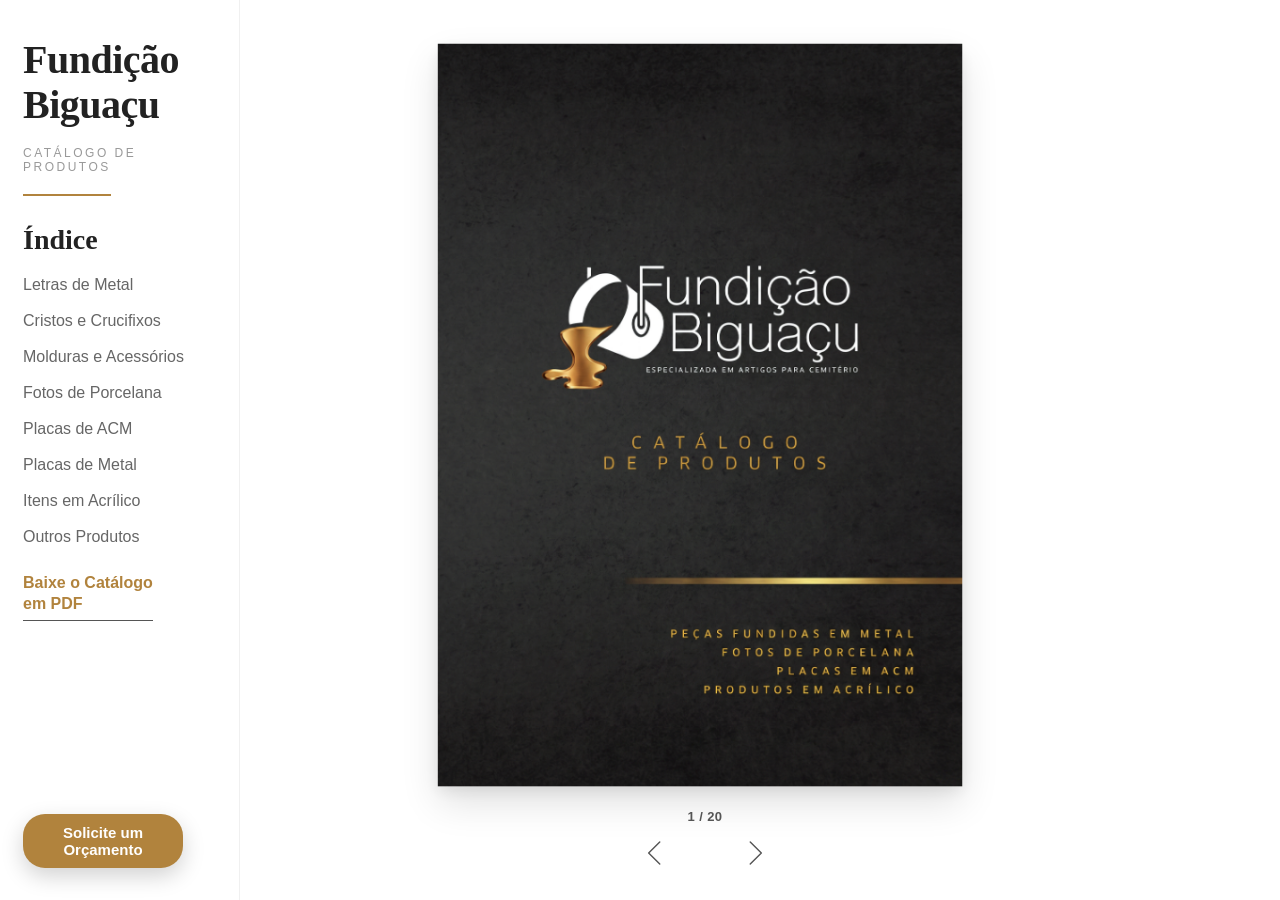
<file: index.html>
<!DOCTYPE html>
<html lang="pt-BR">

<head>

    <meta charset="UTF-8">
    <meta name="viewport" content="width=device-width, initial-scale=1.0">

    <title>Fundição Biguaçu - Catálogo</title>

    <!-- CSS -->
    <link rel="stylesheet" href="css/style.css">
    <link rel="stylesheet" href="css/desktop.css">
    <link rel="stylesheet" href="css/mobile.css">

</head>

<body>

    <!-- LOADING -->
    <div id="loading">
        Carregando catálogo...
    </div>

    <!-- MENU -->
    <aside id="menu"></aside>

    <!-- LIVRO -->
    <main id="book-wrapper">
        <div id="book"></div>
    </main>

    <!-- CONTADOR -->
    <div id="counter"></div>

    <!-- CONTROLES -->
    <div id="controls"></div>

    <!-- WHATSAPP -->
    <div id="whatsapp"></div>

    <!-- CONFIGURAÇÕES -->
    <script src="js/config.js?v=indice2"></script>

    <!-- CATÁLOGO -->
    <script src="js/catalog.js"></script>

    <!-- LIVRO -->
    <script src="js/pageflip.js?v=indice2"></script>

    <!-- MENU -->
    <script src="js/menu.js?v=indice2"></script>

    <!-- WHATSAPP -->
    <script src="js/whatsapp.js?v=indice2"></script>

    <!-- APP -->
    <script src="js/app.js?v=indice2"></script>

</body>

</html>
</file>
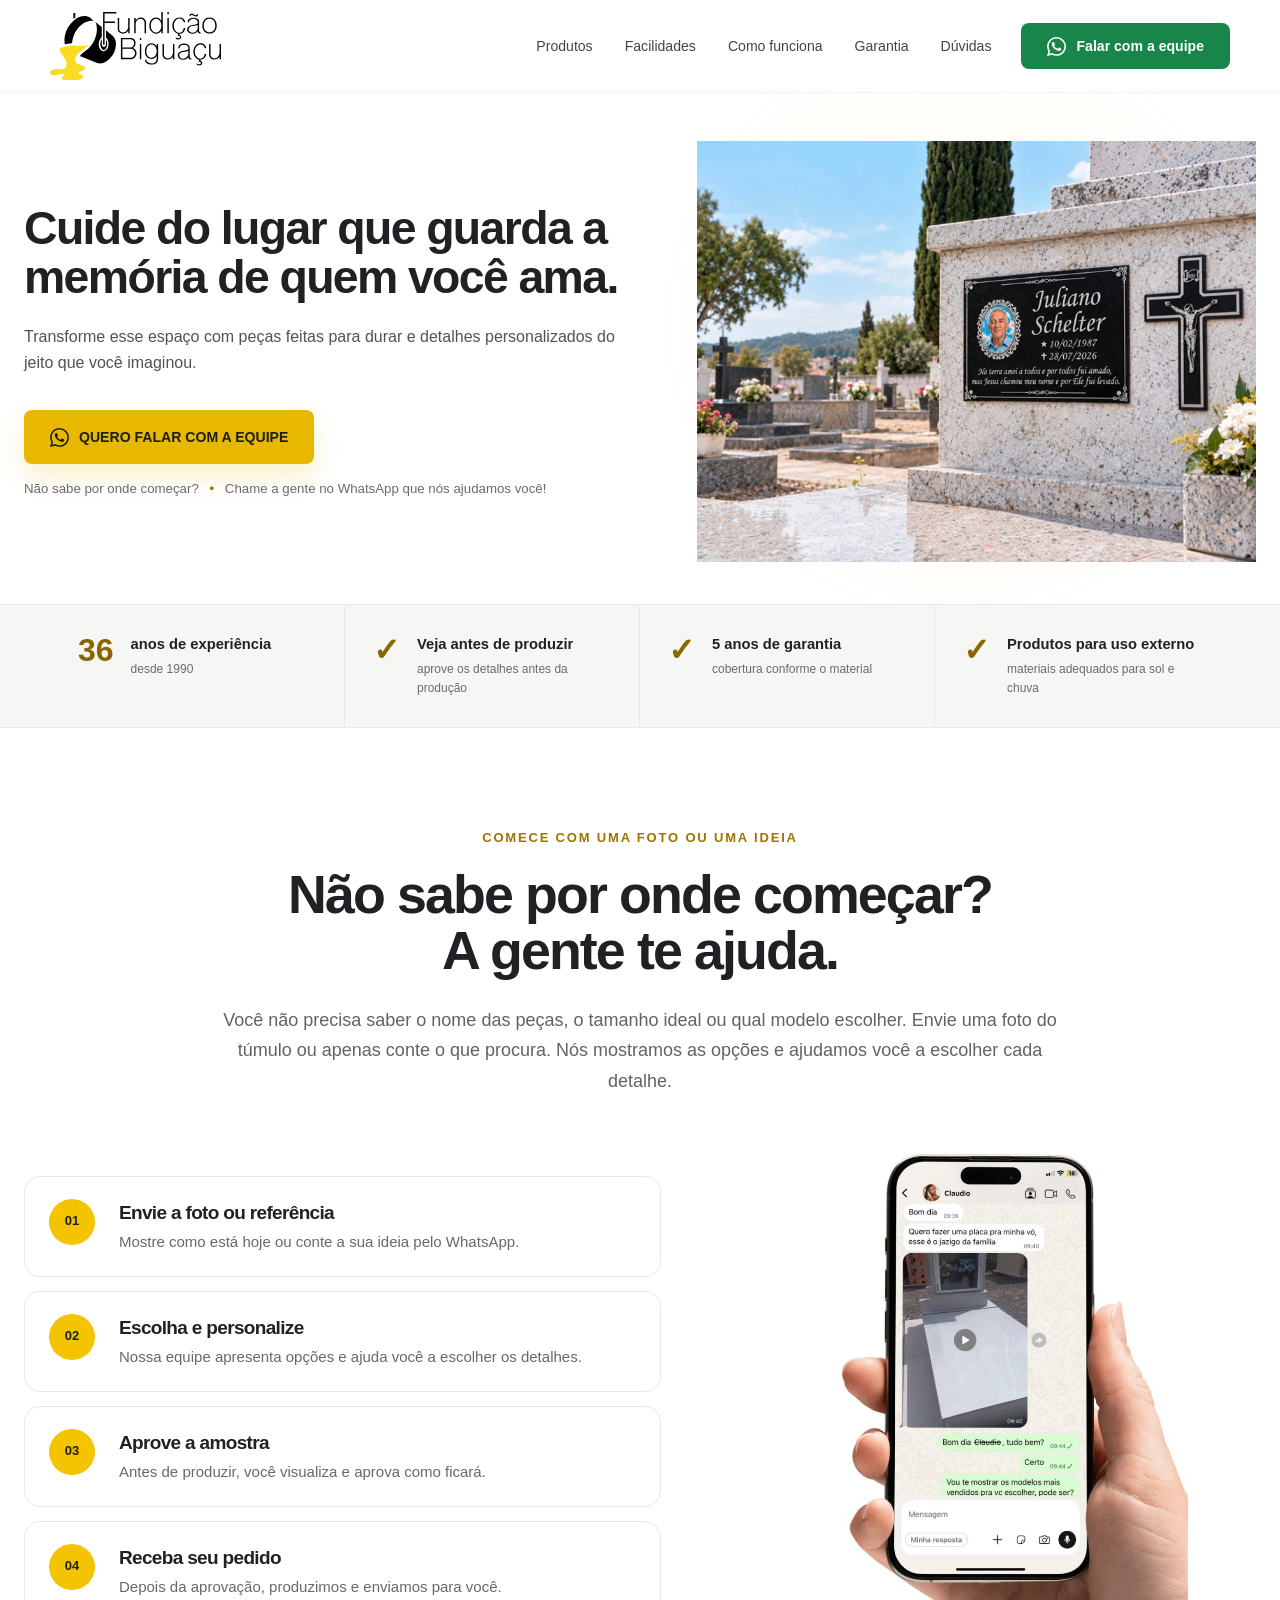
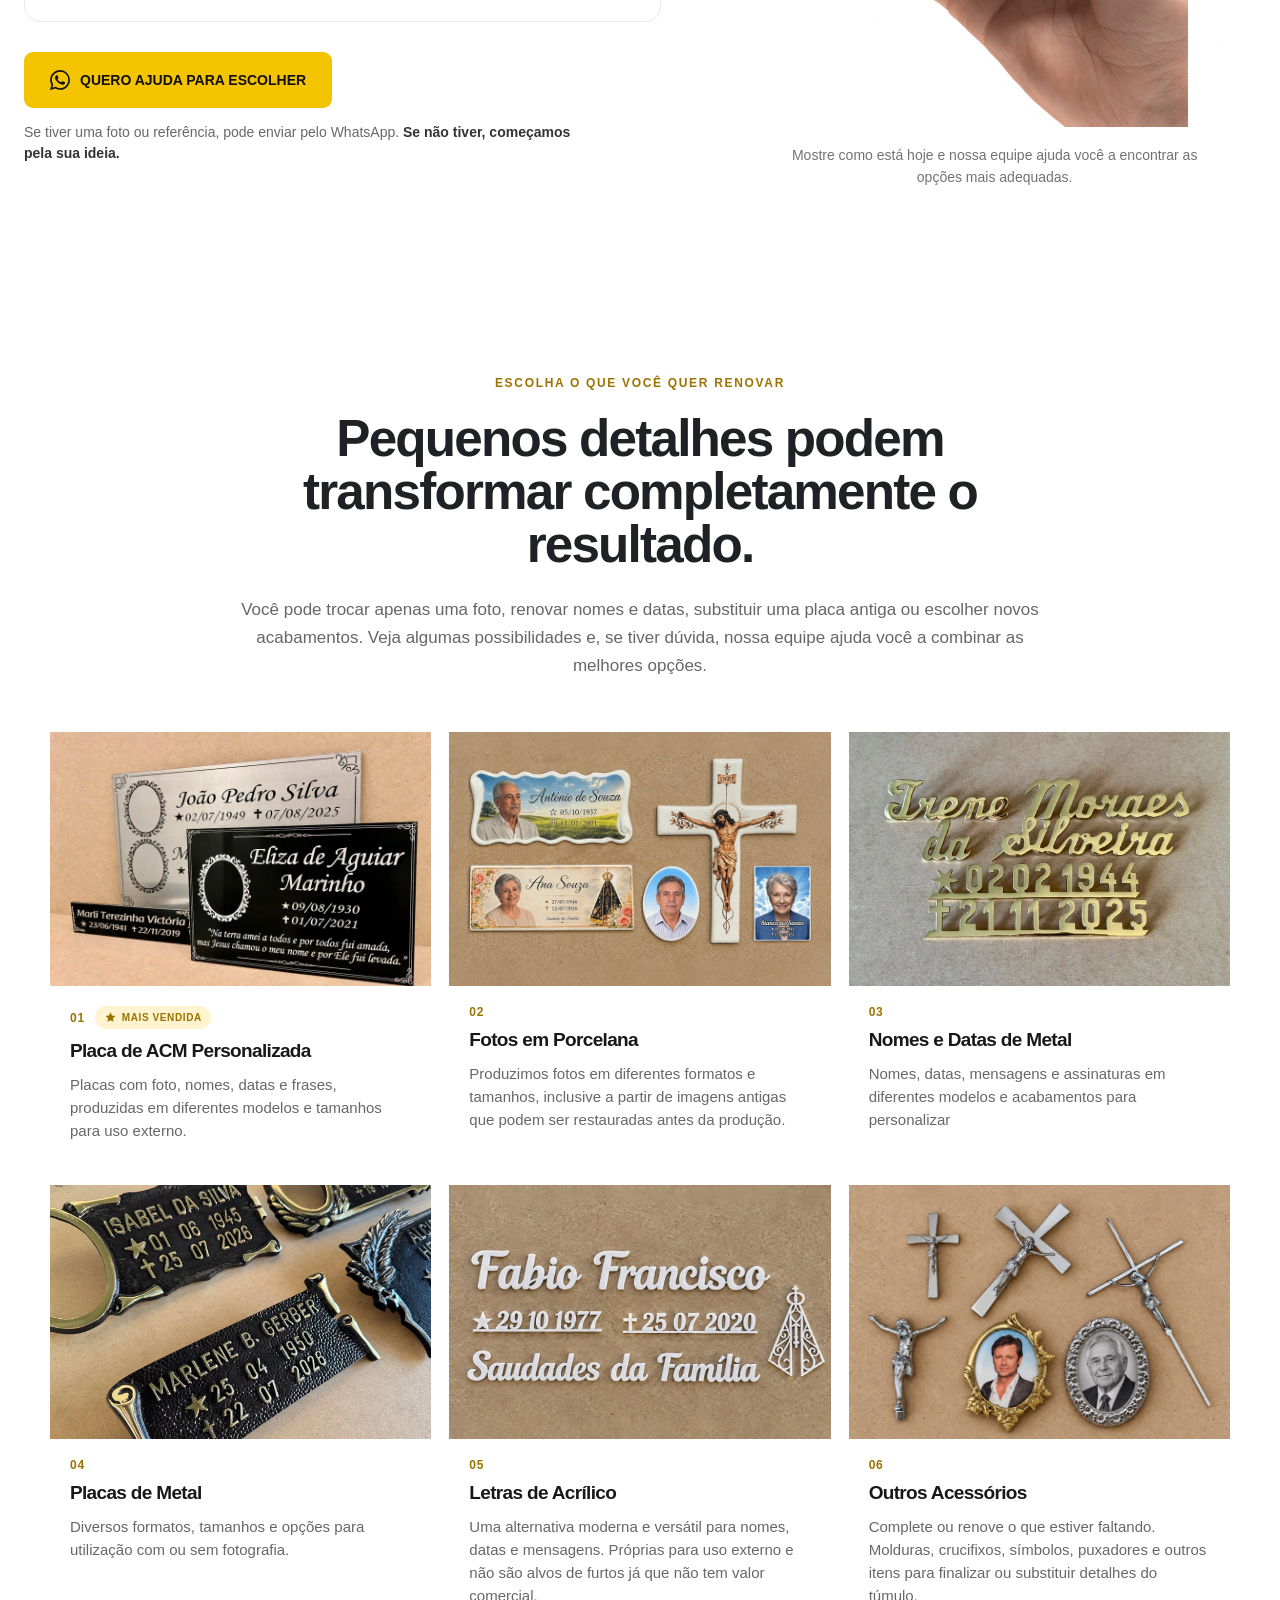
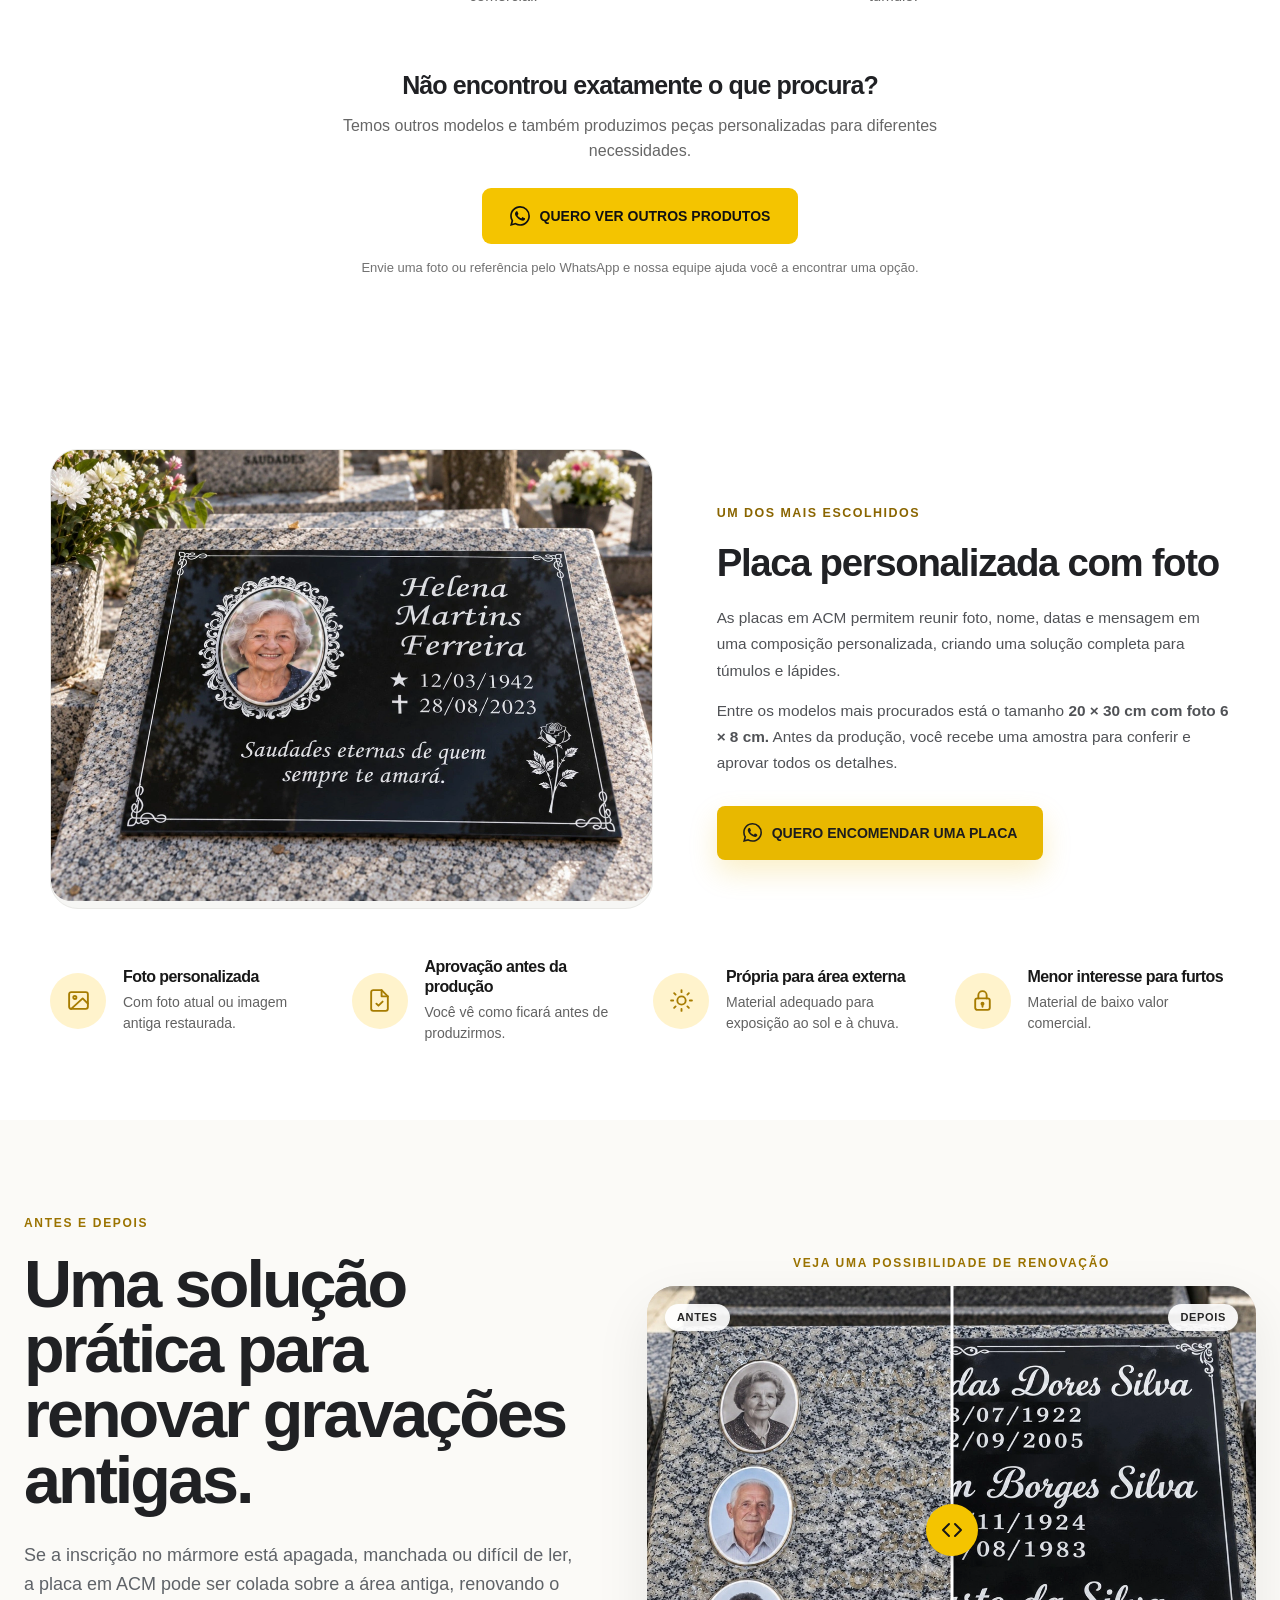
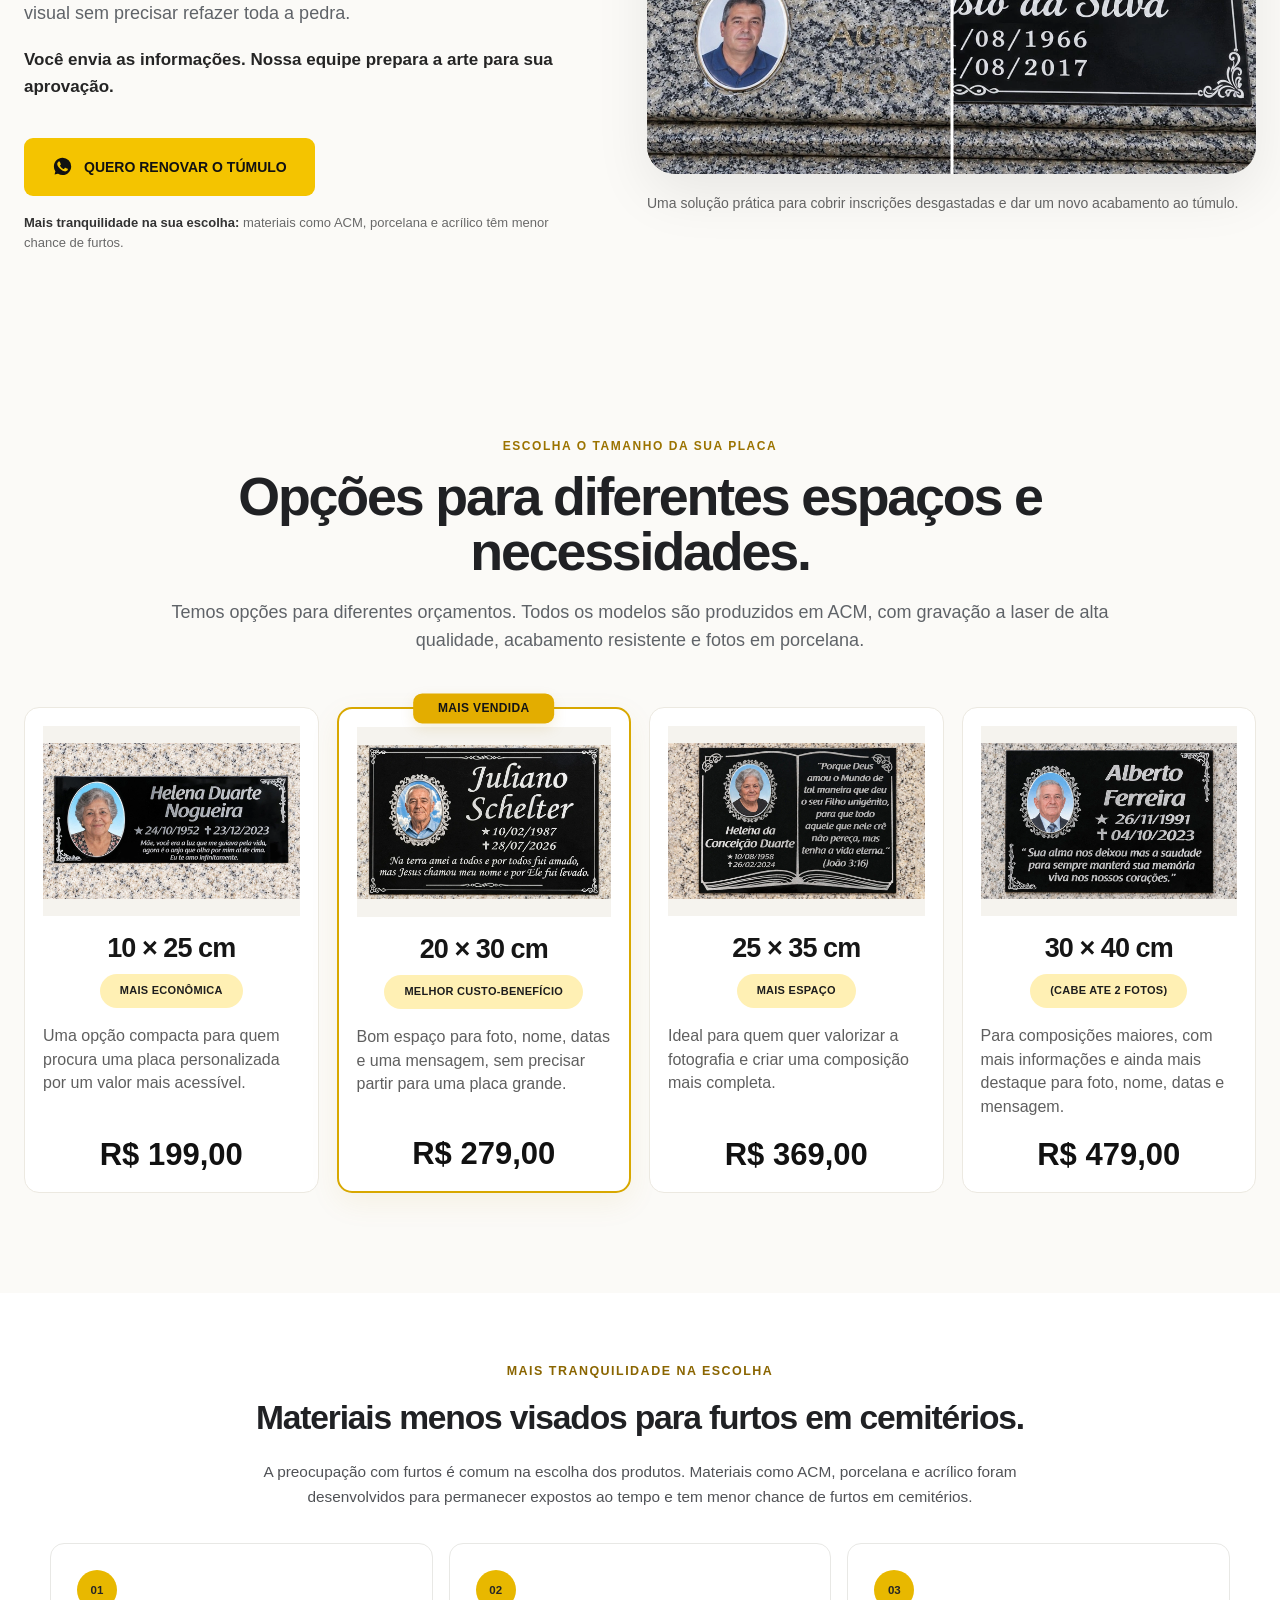
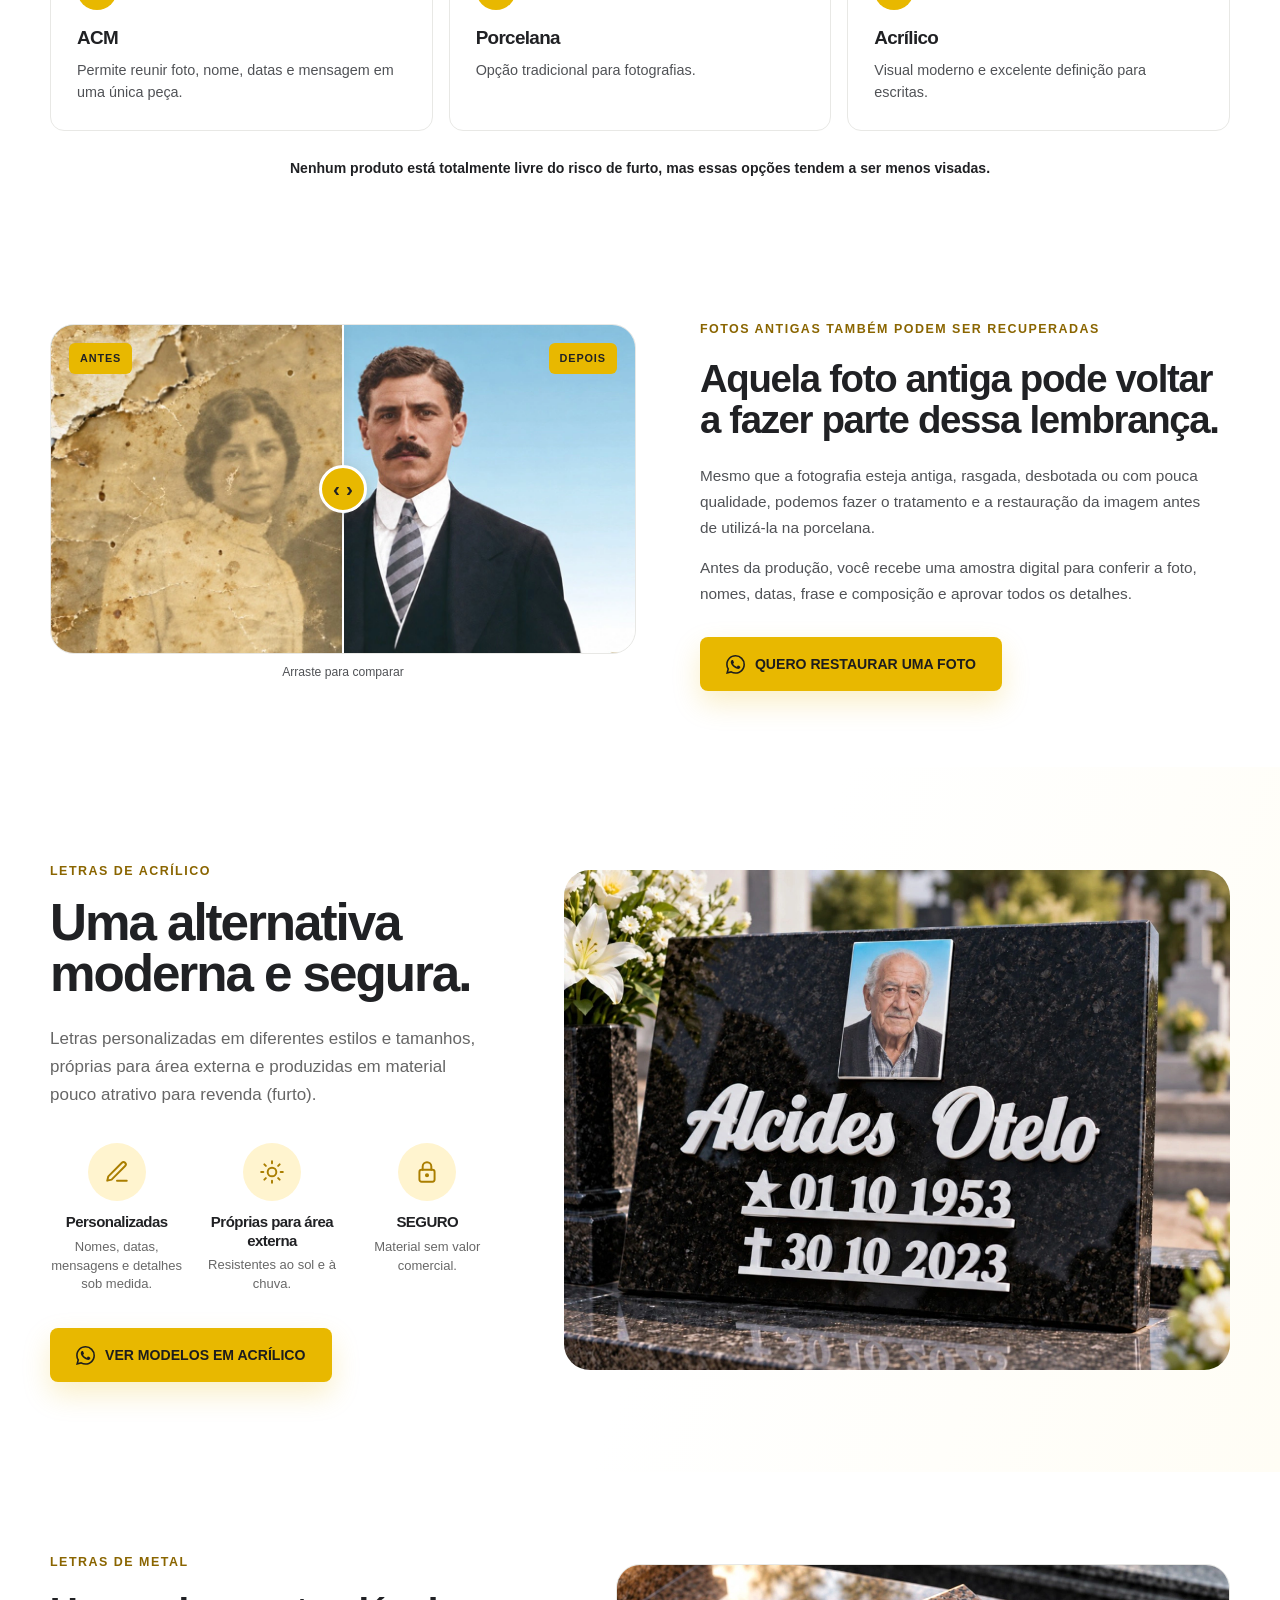
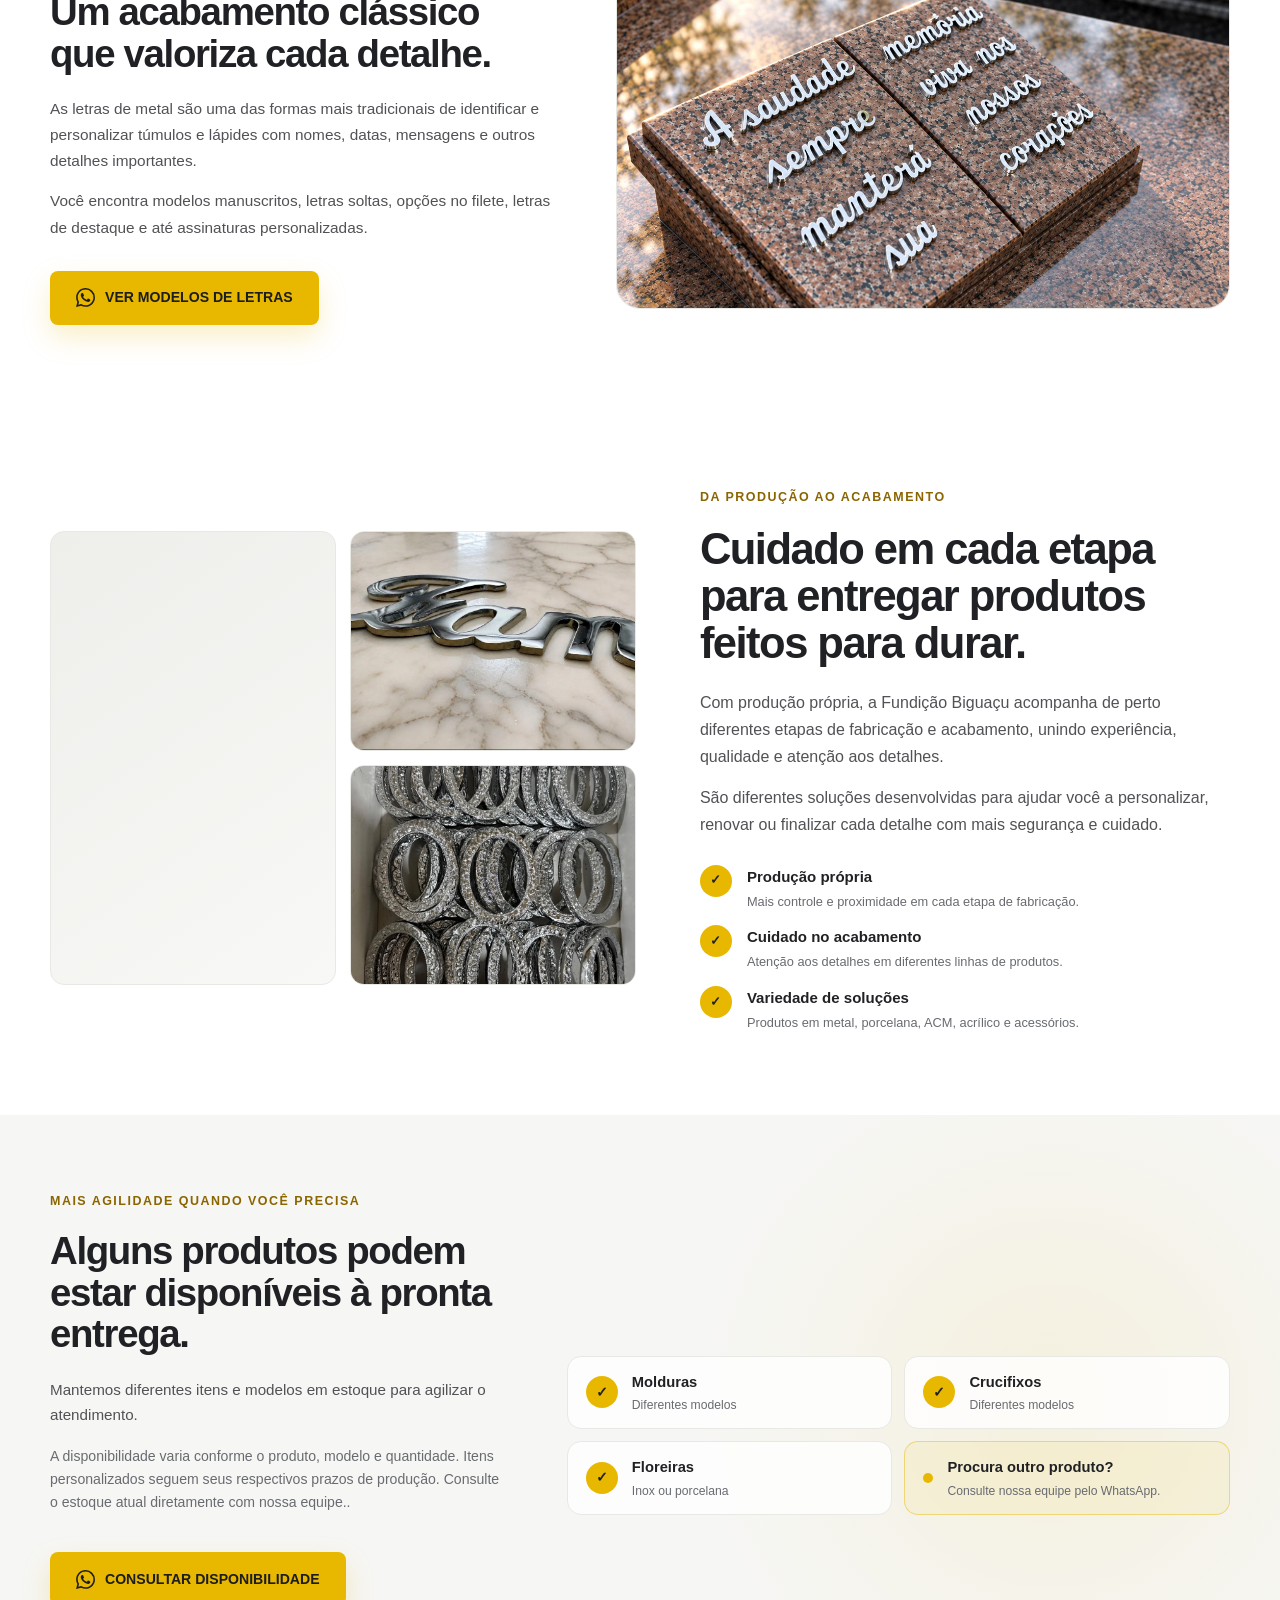
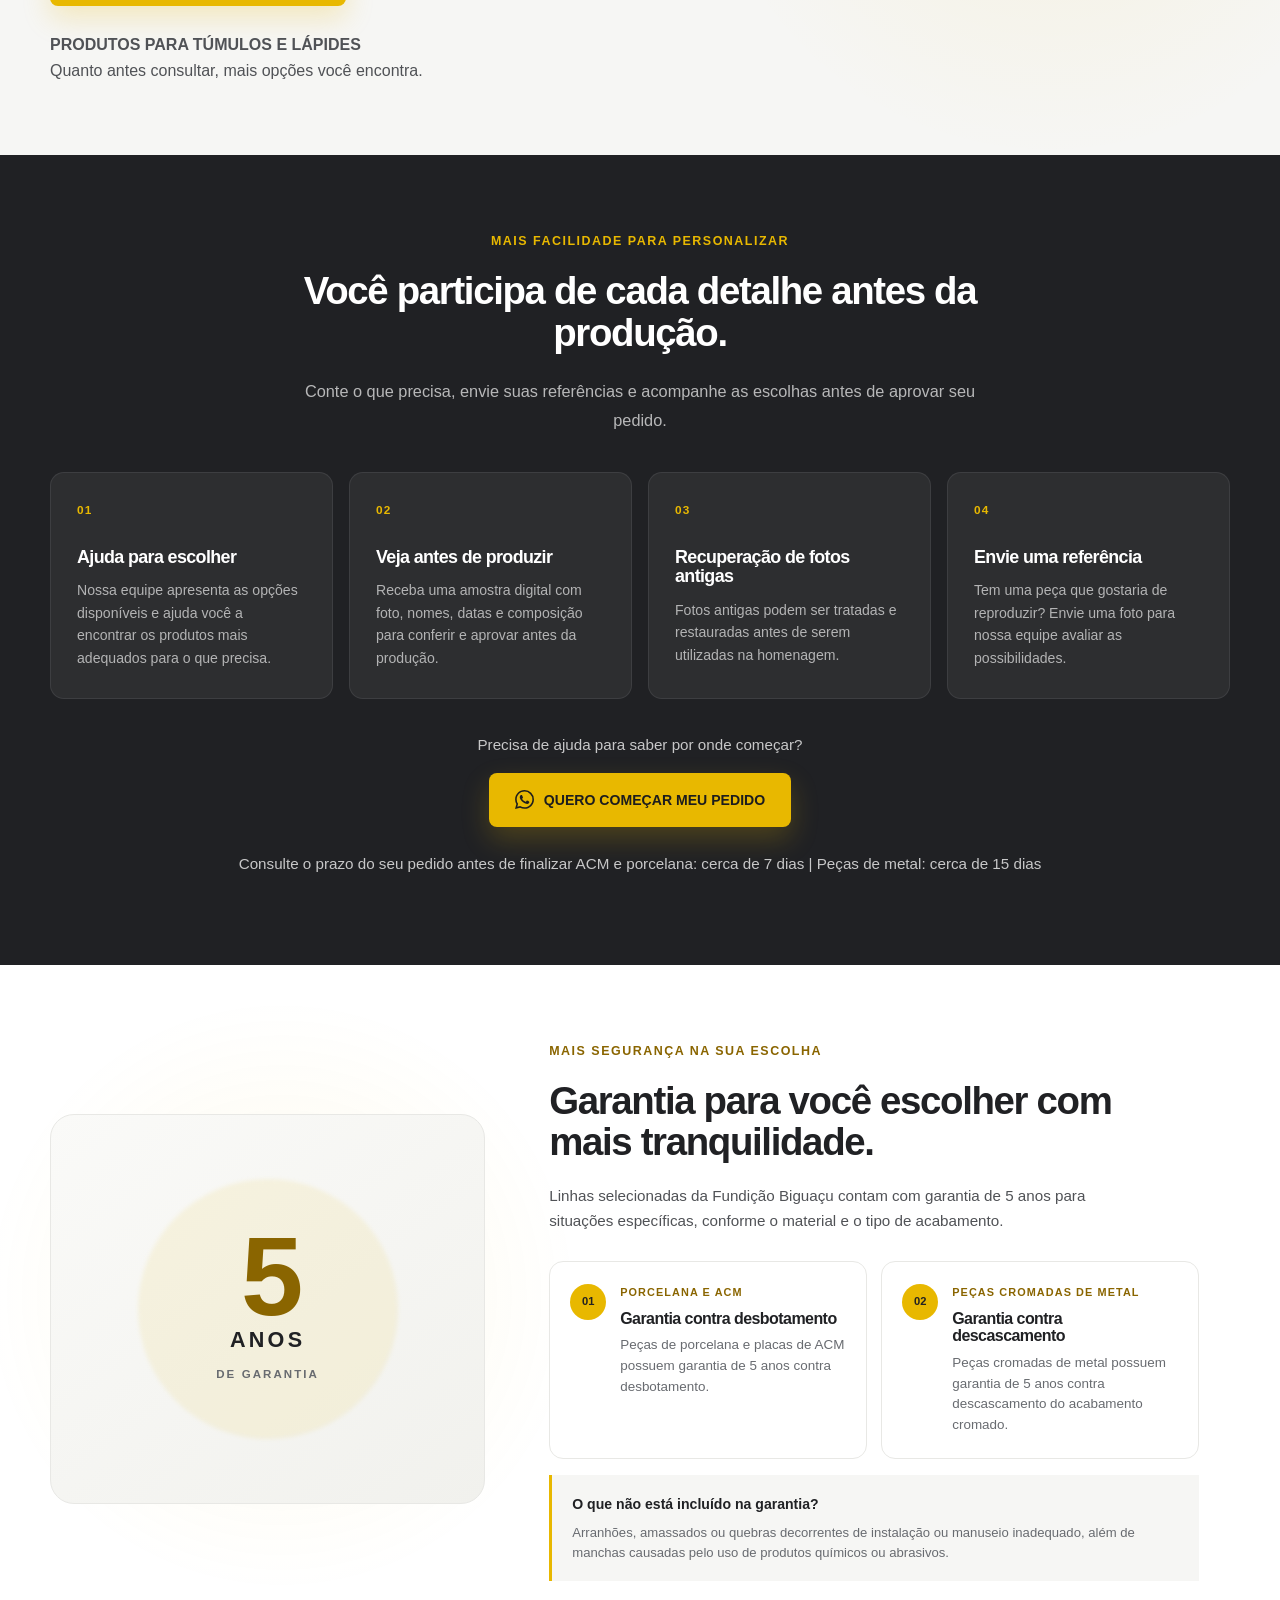
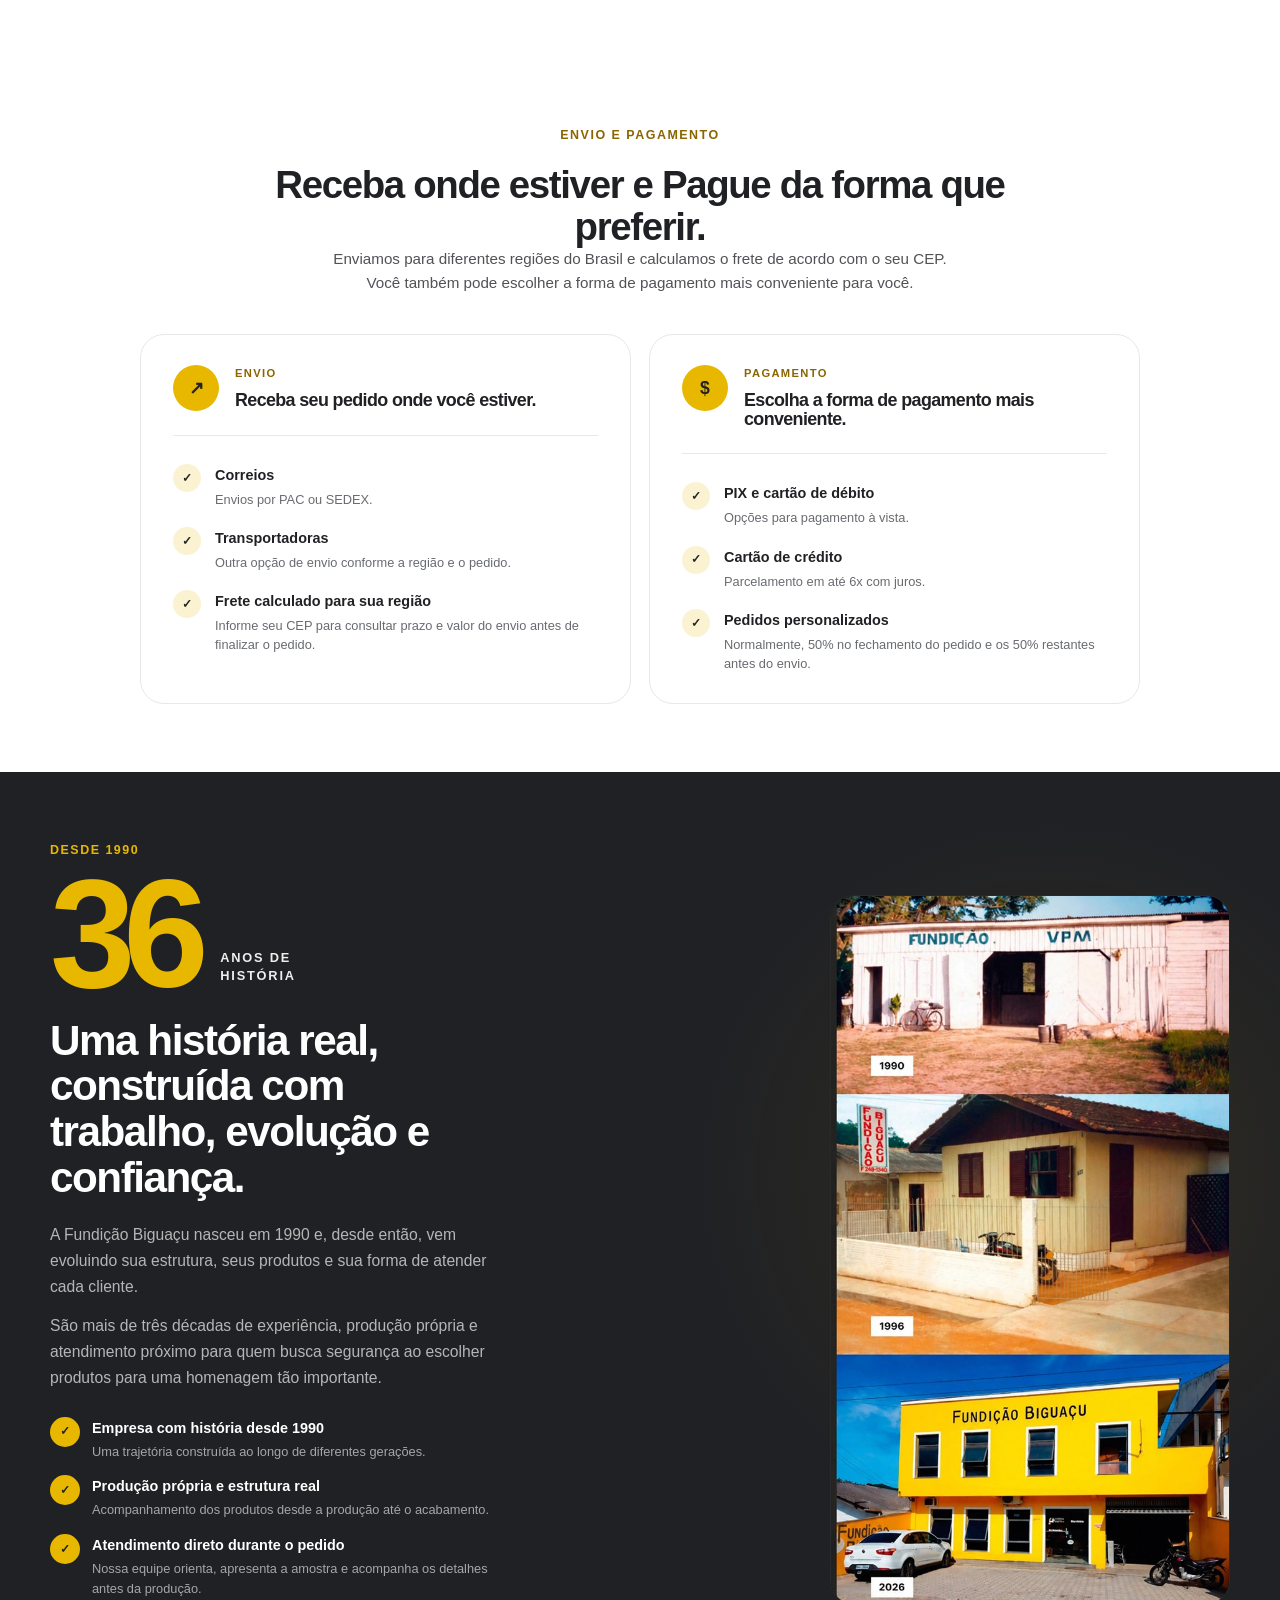
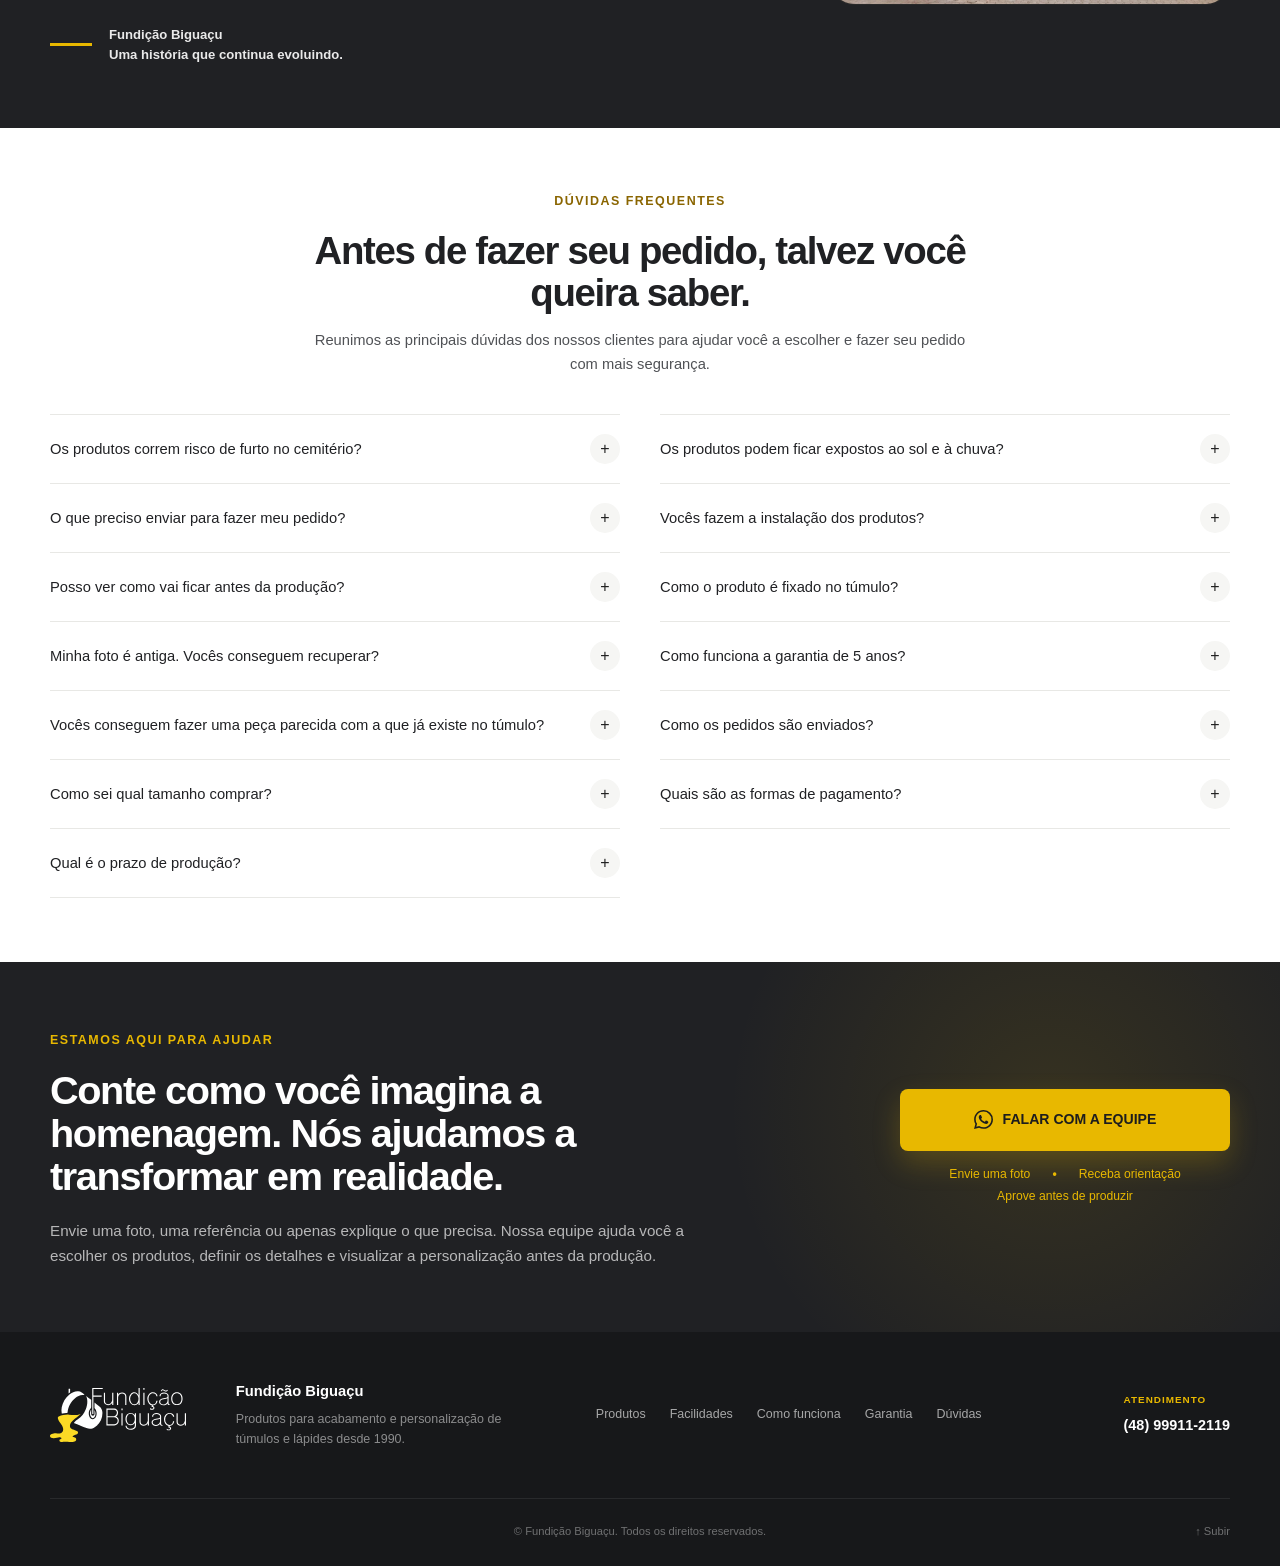
<file: produtos-para-tumulos/index.html>
<!DOCTYPE html>
<html lang="pt-BR">
<head>

  <meta charset="UTF-8">

  <meta
    name="viewport"
    content="width=device-width, initial-scale=1.0"
  >


  <!-- Google tag (gtag.js) -->

  <script async src="https://www.googletagmanager.com/gtag/js?id=G-P1CF6KQ615"></script>

  <script>
    window.dataLayer = window.dataLayer || [];

    function gtag() {
      dataLayer.push(arguments);
    }

    gtag('js', new Date());

    gtag('config', 'G-P1CF6KQ615');
  </script>


  <!-- SEO -->

  <title>Produtos para Túmulos e Lápides | Fundição Biguaçu</title>

  <meta
  name="description"
  content="Placas em ACM com foto, fotos em porcelana, acrílicos, letras de metal, molduras e produtos personalizados para túmulos e lápides. Atendimento pelo WhatsApp."
>

  <meta
    name="robots"
    content="index, follow"
  >

  <link
  rel="canonical"
  href="https://fundicaobiguacu.com.br/produtos-para-tumulos/"
>


  <!-- Favicon -->

  <link
    rel="icon"
    type="image/png"
    sizes="32x32"
    href="img/favicon/favicon-32.png"
  >

  <link
    rel="apple-touch-icon"
    sizes="180x180"
    href="img/favicon/apple-touch-icon.png"
  >


  <!-- Open Graph -->

  <meta
  property="og:type"
  content="website"
>

<meta
  property="og:locale"
  content="pt_BR"
>

<meta
  property="og:site_name"
  content="Fundição Biguaçu"
>

<meta
  property="og:title"
  content="Produtos para Túmulos e Lápides | Fundição Biguaçu"
>

<meta
  property="og:description"
  content="Placas em ACM com foto, fotos em porcelana, acrílicos, letras de metal e outros produtos personalizados para túmulos e lápides."
>

<meta
  property="og:url"
  content="https://fundicaobiguacu.com.br/produtos-para-tumulos/"
>

  <meta
  property="og:image"
  content="https://fundicaobiguacu.com.br/produtos-para-tumulos/img/og/og-produtos-tumulos.jpg"
>

  <meta
    property="og:image:width"
    content="1200"
  >

  <meta
    property="og:image:height"
    content="630"
  >

  <meta
    property="og:image:alt"
    content="Produtos para acabamento de túmulos da Fundição Biguaçu"
  >


  <!-- Twitter / X -->

  <meta
  name="twitter:card"
  content="summary_large_image"
>

<meta
  name="twitter:title"
  content="Produtos para Túmulos e Lápides | Fundição Biguaçu"
>

<meta
  name="twitter:description"
  content="Placas em ACM com foto, fotos em porcelana, acrílicos, letras de metal e outros produtos personalizados para túmulos e lápides."
>

  <meta
  name="twitter:image"
  content="https://fundicaobiguacu.com.br/produtos-para-tumulos/img/og/og-produtos-tumulos.jpg"
>


  <!-- Dados estruturados -->

<script type="application/ld+json">
{
  "@context": "https://schema.org",
  "@type": "Organization",
  "name": "Fundição Biguaçu",
  "url": "https://fundicaobiguacu.com.br/",
  "logo": "https://fundicaobiguacu.com.br/produtos-para-tumulos/img/logo-fundicao.svg",
  "description": "Empresa especializada em produtos personalizados para acabamento de túmulos e lápides, incluindo placas em ACM, fotos em porcelana, acrílicos, letras de metal, molduras e acessórios.",
  "foundingDate": "1990",
  "contactPoint": {
    "@type": "ContactPoint",
    "telephone": "+55-48-99911-2119",
    "contactType": "customer service",
    "availableLanguage": "pt-BR"
  }
}
</script>


  <!-- Preload da imagem principal do Hero -->

<link
  rel="preload"
  as="image"
  type="image/webp"
  href="img/hero/IMG_hero-produtos-800.webp"
  imagesrcset="
    img/hero/IMG_hero-produtos-800.webp 800w,
    img/hero/IMG_hero-produtos.webp 1200w
  "
  imagesizes="
    (max-width: 760px) 100vw,
    610px
  "
  fetchpriority="high"
>
  <link
    rel="stylesheet"
    href="css/style.css"
  >

</head>

<body>

  <!-- ========================================
       HEADER
  ========================================= -->

  <header class="site-header">
    <div class="container header-inner">

      <a href="#inicio" class="brand" aria-label="Fundição Biguaçu">
  <img
    src="img/logo-fundicao.svg"
    alt="Fundição Biguaçu"
    class="brand-logo"
  >
</a>

      <nav class="desktop-nav" aria-label="Navegação principal">
        <a href="#produtos">Produtos</a>
        <a href="#vantagens">Facilidades</a>
        <a href="#orientacao">Como funciona</a>
        <a href="#garantia">Garantia</a>
        <a href="#duvidas">Dúvidas</a>
      </nav>

      <a
  class="btn btn-header"
  href="https://wa.me/5548999112119?text=%E2%9C%A8%20Ol%C3%A1%21%20Gostaria%20de%20ajuda%20para%20escolher%20produtos%20para%20um%20t%C3%BAmulo%20ou%20l%C3%A1pide.*"
  target="_blank"
  rel="noopener noreferrer"
  data-cta="header"
>
        <svg
  class="icon-whatsapp"
  viewBox="0 0 24 24"
  aria-hidden="true"
>
  <path d="M17.472 14.382c-.297-.149-1.758-.867-2.03-.967-.273-.099-.471-.148-.67.15-.197.297-.767.966-.94 1.164-.173.198-.347.223-.644.075-.297-.15-1.255-.463-2.39-1.475-.883-.788-1.48-1.761-1.653-2.059-.173-.297-.018-.458.13-.606.134-.133.298-.347.446-.52.149-.174.198-.298.298-.497.099-.198.05-.371-.025-.52-.075-.149-.669-1.612-.916-2.207-.242-.579-.487-.5-.669-.51-.173-.008-.371-.01-.57-.01-.198 0-.52.074-.792.371-.272.297-1.04 1.016-1.04 2.479 0 1.463 1.065 2.875 1.213 3.074.149.198 2.095 3.2 5.076 4.487.709.306 1.262.489 1.693.625.712.227 1.36.195 1.871.118.571-.085 1.758-.719 2.006-1.413.248-.694.248-1.289.173-1.413-.074-.124-.272-.198-.57-.347m-5.421 7.403h-.004a9.87 9.87 0 0 1-5.031-1.378l-.361-.214-3.741.981.998-3.648-.235-.374a9.86 9.86 0 0 1-1.51-5.26c.001-5.45 4.436-9.884 9.888-9.884a9.82 9.82 0 0 1 7.021 2.91 9.825 9.825 0 0 1 2.9 7.011c-.003 5.45-4.437 9.884-9.885 9.884m8.413-18.297A11.815 11.815 0 0 0 12.055 0C5.495 0 .16 5.335.157 11.892c0 2.096.547 4.142 1.588 5.945L.057 24l6.305-1.654a11.882 11.882 0 0 0 5.69 1.448h.005c6.558 0 11.892-5.335 11.895-11.893a11.821 11.821 0 0 0-3.488-8.413Z"/>
</svg>

<span>Falar com a equipe</span>
      </a>

    </div>
  </header>


  <main>

    <!-- ========================================
         HERO
    ========================================= -->

    <section class="hero" id="inicio">

      <div class="container hero-grid">

        <div class="hero-content">

  <h1>
  Cuide do lugar que guarda a memória de quem você ama.
</h1>

  <p class="hero-description">
    Transforme esse espaço com peças feitas para durar e detalhes
    personalizados do jeito que você imaginou.
  </p>


    <div class="hero-actions">

    <a
      class="btn btn-primary"
      href="https://wa.me/5548999112119?text=Ol%C3%A1%21%20Gostaria%20de%20ajuda%20para%20escolher%20e%20personalizar%20produtos%20para%20um%20t%C3%BAmulo%20ou%20l%C3%A1pide."
      target="_blank"
      rel="noopener noreferrer"
      data-cta="hero"
    >
      <svg
  class="icon-whatsapp"
  viewBox="0 0 24 24"
  aria-hidden="true"
>
  <path d="M17.472 14.382c-.297-.149-1.758-.867-2.03-.967-.273-.099-.471-.148-.67.15-.197.297-.767.966-.94 1.164-.173.198-.347.223-.644.075-.297-.15-1.255-.463-2.39-1.475-.883-.788-1.48-1.761-1.653-2.059-.173-.297-.018-.458.13-.606.134-.133.298-.347.446-.52.149-.174.198-.298.298-.497.099-.198.05-.371-.025-.52-.075-.149-.669-1.612-.916-2.207-.242-.579-.487-.5-.669-.51-.173-.008-.371-.01-.57-.01-.198 0-.52.074-.792.371-.272.297-1.04 1.016-1.04 2.479 0 1.463 1.065 2.875 1.213 3.074.149.198 2.095 3.2 5.076 4.487.709.306 1.262.489 1.693.625.712.227 1.36.195 1.871.118.571-.085 1.758-.719 2.006-1.413.248-.694.248-1.289.173-1.413-.074-.124-.272-.198-.57-.347m-5.421 7.403h-.004a9.87 9.87 0 0 1-5.031-1.378l-.361-.214-3.741.981.998-3.648-.235-.374a9.86 9.86 0 0 1-1.51-5.26c.001-5.45 4.436-9.884 9.888-9.884a9.82 9.82 0 0 1 7.021 2.91 9.825 9.825 0 0 1 2.9 7.011c-.003 5.45-4.437 9.884-9.885 9.884m8.413-18.297A11.815 11.815 0 0 0 12.055 0C5.495 0 .16 5.335.157 11.892c0 2.096.547 4.142 1.588 5.945L.057 24l6.305-1.654a11.882 11.882 0 0 0 5.69 1.448h.005c6.558 0 11.892-5.335 11.895-11.893a11.821 11.821 0 0 0-3.488-8.413Z"/>
</svg>

      <span>
        QUERO FALAR COM A EQUIPE
      </span>

    </a>

    <p class="hero-microcopy">
      Não sabe por onde começar?
      <span>•</span>
      Chame a gente no WhatsApp que nós ajudamos você!
    </p>

  </div>

</div>

                <div class="hero-visual">

          <img
            src="img/hero/IMG_hero-produtos.webp"
            srcset="
              img/hero/IMG_hero-produtos-800.webp 800w,
              img/hero/IMG_hero-produtos.webp 1200w
            "
            sizes="
              (max-width: 760px) 100vw,
              610px
            "
            alt="Túmulo com placa personalizada em ACM e crucifixo da Fundição Biguaçu"
            class="hero-image"
            width="1200"
            height="905"
            loading="eager"
            decoding="async"
            fetchpriority="high"
          >

        </div>

      </div>

    </section>

    <!-- ========================================
     PROVAS RÁPIDAS
========================================= -->

<section class="quick-proof" aria-label="Diferenciais Fundição Biguaçu">

  <div class="container proof-grid">

    <article class="proof-item">

      <span class="proof-number">
        36
      </span>

      <div>
        <strong>anos de experiência</strong>
        <span>desde 1990</span>
      </div>

    </article>


    <article class="proof-item">

      <span class="proof-icon">
        ✓
      </span>

      <div>
        <strong>Veja antes de produzir</strong>
        <span>aprove os detalhes antes da produção</span>
      </div>

    </article>


    <article class="proof-item">

      <span class="proof-icon">
        ✓
      </span>

      <div>
        <strong>5 anos de garantia</strong>
        <span>cobertura conforme o material</span>
      </div>

    </article>


    <article class="proof-item">

      <span class="proof-icon">
        ✓
      </span>

      <div>
        <strong>Produtos para uso externo</strong>
        <span>materiais adequados para sol e chuva</span>
      </div>

    </article>

  </div>

</section>


    <!-- ========================================
     DÚVIDAS DE QUEM ESTÁ ESCOLHENDO
========================================= -->

<section class="orientacao-b2c" id="orientacao">
  <div class="orientacao-b2c__container">

    <!-- TOPO DA SEÇÃO -->
    <div class="orientacao-b2c__intro">
      <span class="orientacao-b2c__eyebrow">
        COMECE COM UMA FOTO OU UMA IDEIA
      </span>

      <h2 class="orientacao-b2c__title">
        Não sabe por onde começar?
        <span>A gente te ajuda.</span>
      </h2>

      <p class="orientacao-b2c__description">
        Você não precisa saber o nome das peças, o tamanho ideal ou qual
        modelo escolher. Envie uma foto do túmulo ou apenas conte o que procura.
        Nós mostramos as opções e ajudamos você a escolher cada detalhe.
      </p>
    </div>


    <!-- CONTEÚDO PRINCIPAL -->
    <div class="orientacao-b2c__grid">

      <!-- COLUNA ESQUERDA -->
      <div class="orientacao-b2c__content">

        <div class="orientacao-b2c__steps">

          <article class="orientacao-step">
            <span class="orientacao-step__number">01</span>

            <div>
              <h3>Envie a foto ou referência</h3>
              <p>
                Mostre como está hoje ou conte a sua ideia pelo WhatsApp.
              </p>
            </div>
          </article>


          <article class="orientacao-step">
            <span class="orientacao-step__number">02</span>

            <div>
              <h3>Escolha e personalize</h3>
              <p>
                Nossa equipe apresenta opções e ajuda você a escolher
                os detalhes.
              </p>
            </div>
          </article>


          <article class="orientacao-step">
            <span class="orientacao-step__number">03</span>

            <div>
              <h3>Aprove a amostra</h3>
              <p>
                Antes de produzir, você visualiza e aprova como ficará.
              </p>
            </div>
          </article>


          <article class="orientacao-step">
            <span class="orientacao-step__number">04</span>

            <div>
              <h3>Receba seu pedido</h3>
              <p>
                Depois da aprovação, produzimos e enviamos para você.
              </p>
            </div>
          </article>

        </div>


        <!-- CTA -->
        <div class="orientacao-b2c__cta">
          <a
            href="https://wa.me/5548999112119?text=%E2%9C%A8%20Ol%C3%A1%21%20Gostaria%20de%20ajuda%20para%20escolher%20os%20produtos%20mais%20adequados%20para%20o%20t%C3%BAmulo%20ou%20l%C3%A1pide."
            class="btn-whatsapp orientacao-b2c__button"
            target="_blank"
            rel="noopener"
            data-cta="ajuda-escolher"
          >
            <svg
    viewBox="0 0 24 24"
    width="20"
    height="20"
    fill="currentColor"
    aria-hidden="true"
  >
    <path d="M17.472 14.382c-.297-.149-1.758-.867-2.03-.967-.273-.099-.471-.148-.67.15-.198.297-.767.966-.94 1.164-.173.198-.347.223-.644.074-.297-.149-1.255-.462-2.39-1.475-.883-.788-1.48-1.761-1.653-2.059-.173-.297-.018-.458.13-.606.134-.133.297-.347.446-.52.149-.174.198-.298.297-.497.1-.198.05-.371-.025-.52-.074-.149-.669-1.612-.916-2.207-.242-.579-.487-.5-.669-.51-.173-.009-.371-.011-.57-.011-.198 0-.52.074-.792.372-.272.297-1.04 1.016-1.04 2.479s1.065 2.876 1.213 3.074c.149.198 2.095 3.2 5.076 4.487.709.306 1.262.489 1.694.626.712.226 1.36.194 1.872.118.571-.085 1.758-.719 2.006-1.413.248-.694.248-1.289.173-1.413-.074-.124-.272-.198-.57-.347m-5.421 7.403h-.004a9.87 9.87 0 0 1-5.031-1.378l-.361-.214-3.741.981.998-3.648-.235-.374a9.86 9.86 0 0 1-1.51-5.26c.001-5.45 4.436-9.884 9.888-9.884a9.821 9.821 0 0 1 6.988 2.894 9.825 9.825 0 0 1 2.9 6.988c-.003 5.45-4.437 9.884-9.892 9.884m8.413-18.297A11.815 11.815 0 0 0 12.055 0C5.495 0 .16 5.335.157 11.892c0 2.096.547 4.142 1.588 5.945L.056 24l6.305-1.654a11.882 11.882 0 0 0 5.69 1.449h.005c6.558 0 11.894-5.335 11.897-11.893a11.821 11.821 0 0 0-3.489-8.414Z"/>
  </svg>
            </span>

            QUERO AJUDA PARA ESCOLHER
          </a>

          <p class="orientacao-b2c__helper">
            Se tiver uma foto ou referência, pode enviar pelo WhatsApp.
            <strong>Se não tiver, começamos pela sua ideia.</strong>
          </p>
        </div>

      </div>


      <!-- COLUNA DIREITA / MOCKUP -->
      <div class="orientacao-b2c__visual">
        <div class="orientacao-b2c__mockup">

          <img
            src="img/produtos/mockup-whatsapp-b2c.webp"
            alt="Exemplo de atendimento pelo WhatsApp para ajudar na escolha dos produtos"
            loading="lazy"
            width="760"
            height="900"
          >

        </div>

        <p class="orientacao-b2c__visual-note">
          Mostre como está hoje e nossa equipe ajuda você a encontrar
          as opções mais adequadas.
        </p>
      </div>

    </div>

  </div>
</section>


    <!-- ========================================
     PRODUTOS
========================================= -->

<section class="produtos-b2c" id="produtos">
  <div class="produtos-b2c__container">

    <!-- CABEÇALHO -->
    <header class="produtos-b2c__header">
      <span class="produtos-b2c__eyebrow">
        ESCOLHA O QUE VOCÊ QUER RENOVAR
      </span>

      <h2 class="produtos-b2c__title">
        Pequenos detalhes podem transformar completamente o resultado.
      </h2>

      <p class="produtos-b2c__intro">
        Você pode trocar apenas uma foto, renovar nomes e datas,
        substituir uma placa antiga ou escolher novos acabamentos.
        Veja algumas possibilidades e, se tiver dúvida, nossa equipe
        ajuda você a combinar as melhores opções.
      </p>
    </header>


    <!-- GRID DE PRODUTOS -->
    <div class="produtos-b2c__grid">

      <!-- 01 - ACM -->
<article class="produto-b2c-card">

  <div class="produto-b2c-card__image">
    <img
      src="img/produtos/IMG_3459.webp"
      alt="Placa de ACM personalizada"
      loading="lazy"
    >
  </div>

  <div class="produto-b2c-card__content">

    <div class="produto-b2c-card__meta">
      <span class="produto-b2c-card__number">01</span>

      <span class="produto-b2c-card__badge">
        <svg
          viewBox="0 0 24 24"
          width="13"
          height="13"
          fill="currentColor"
          aria-hidden="true"
        >
          <path d="m12 2.5 2.83 5.73 6.32.92-4.57 4.45 1.08 6.29L12 16.92l-5.66 2.97 1.08-6.29-4.57-4.45 6.32-.92L12 2.5Z"/>
        </svg>

        MAIS VENDIDA
      </span>
    </div>

    <h3>Placa de ACM Personalizada</h3>

    <p>
      Placas com foto, nomes, datas e frases, produzidas em
      diferentes modelos e tamanhos para uso externo.
    </p>

  </div>

</article>


      <!-- 02 - FOTOS EM PORCELANA -->
      <article class="produto-b2c-card">
        <div class="produto-b2c-card__image">
          <img
            src="img/produtos/IMG_3254.webp"
            alt="Fotos em porcelana em diferentes formatos"
            loading="lazy"
          >
        </div>

        <div class="produto-b2c-card__content">
          <span class="produto-b2c-card__number">02</span>

          <h3>Fotos em Porcelana</h3>

          <p>
            Produzimos fotos em diferentes formatos e tamanhos,
            inclusive a partir de imagens antigas que podem ser
            restauradas antes da produção.
          </p>
        </div>
      </article>


      <!-- 03 - NOMES E DATAS DE METAL -->
      <article class="produto-b2c-card">
        <div class="produto-b2c-card__image">
          <img
            src="img/produtos/IMG_3421.webp"
            alt="Molduras para fotos em porcelana"
            loading="lazy"
          >
        </div>

        <div class="produto-b2c-card__content">
          <span class="produto-b2c-card__number">03</span>

          <h3>Nomes e Datas de Metal</h3>

          <p>
            Nomes, datas, mensagens e assinaturas em diferentes
            modelos e acabamentos para personalizar
          </p>
        </div>
      </article>


      <!-- 04 - PLACAS DE METAL -->
      <article class="produto-b2c-card">
        <div class="produto-b2c-card__image">
          <img
            src="img/produtos/IMG_3435.webp"
            alt="Letras de acrílico personalizadas para túmulos"
            loading="lazy"
          >
        </div>

        <div class="produto-b2c-card__content">
          <span class="produto-b2c-card__number">04</span>

          <h3>Placas de Metal</h3>

          <p>
            Diversos formatos, tamanhos e opções para 
            utilização com ou sem fotografia.
          </p>
        </div>
      </article>


      <!-- 05 - LETRAS DE ACRÍLICO -->
      <article class="produto-b2c-card">
        <div class="produto-b2c-card__image">
          <img
            src="img/produtos/acrilico.webp"
            alt="Letras de acrílico personalizadas para túmulos"
            loading="lazy"
          >
        </div>

        <div class="produto-b2c-card__content">
          <span class="produto-b2c-card__number">05</span>

          <h3>Letras de Acrílico</h3>

          <p>
            Uma alternativa moderna e versátil para nomes, datas e mensagens. 
            Próprias para uso externo e não são alvos de furtos já que não 
            tem valor comercial.
          </p>
        </div>
      </article>

      <!-- 06 - OUTROS DETALHES -->
      <article class="produto-b2c-card">
        <div class="produto-b2c-card__image">
          <img
            src="img/produtos/outros-acessorios.webp"
            alt="Crucifixos, símbolos, puxadores e acessórios para túmulos"
            loading="lazy"
          >
        </div>

        <div class="produto-b2c-card__content">
          <span class="produto-b2c-card__number">06</span>

          <h3>Outros Acessórios</h3>

          <p>
            Complete ou renove o que estiver faltando. Molduras, crucifixos,
            símbolos, puxadores e outros itens para finalizar ou
            substituir detalhes do túmulo.
          </p>
        </div>
      </article>

    </div>


    <!-- FECHAMENTO / CTA -->
    <div class="produtos-b2c__cta">
      <h3>Não encontrou exatamente o que procura?</h3>

      <p>
        Temos outros modelos e também produzimos peças personalizadas
        para diferentes necessidades.
      </p>

      <a
        href="https://wa.me/5548999112119?text=%E2%9C%A8%20Ol%C3%A1%21%20N%C3%A3o%20encontrei%20exatamente%20o%20que%20procuro%20e%20quero%20ver%20outros%20produtos."
        class="produtos-b2c__button"
        target="_blank"
        rel="noopener"
        data-cta="produtos-ajuda-escolher"
      >
        <svg
    viewBox="0 0 24 24"
    width="20"
    height="20"
    fill="currentColor"
    aria-hidden="true"
  >
    <path d="M17.472 14.382c-.297-.149-1.758-.867-2.03-.967-.273-.099-.471-.148-.67.15-.198.297-.767.966-.94 1.164-.173.198-.347.223-.644.074-.297-.149-1.255-.462-2.39-1.475-.883-.788-1.48-1.761-1.653-2.059-.173-.297-.018-.458.13-.606.134-.133.297-.347.446-.52.149-.174.198-.298.297-.497.1-.198.05-.371-.025-.52-.074-.149-.669-1.612-.916-2.207-.242-.579-.487-.5-.669-.51-.173-.009-.371-.011-.57-.011-.198 0-.52.074-.792.372-.272.297-1.04 1.016-1.04 2.479s1.065 2.876 1.213 3.074c.149.198 2.095 3.2 5.076 4.487.709.306 1.262.489 1.694.626.712.226 1.36.194 1.872.118.571-.085 1.758-.719 2.006-1.413.248-.694.248-1.289.173-1.413-.074-.124-.272-.198-.57-.347m-5.421 7.403h-.004a9.87 9.87 0 0 1-5.031-1.378l-.361-.214-3.741.981.998-3.648-.235-.374a9.86 9.86 0 0 1-1.51-5.26c.001-5.45 4.436-9.884 9.888-9.884a9.821 9.821 0 0 1 6.988 2.894 9.825 9.825 0 0 1 2.9 6.988c-.003 5.45-4.437 9.884-9.892 9.884m8.413-18.297A11.815 11.815 0 0 0 12.055 0C5.495 0 .16 5.335.157 11.892c0 2.096.547 4.142 1.588 5.945L.056 24l6.305-1.654a11.882 11.882 0 0 0 5.69 1.449h.005c6.558 0 11.894-5.335 11.897-11.893a11.821 11.821 0 0 0-3.489-8.414Z"/>
  </svg>

        QUERO VER OUTROS PRODUTOS
      </a>

      <span class="produtos-b2c__helper">
        Envie uma foto ou referência pelo WhatsApp e nossa equipe ajuda
        você a encontrar uma opção.
      </span>
    </div>

  </div>
</section>

<!-- ========================================
     DESTAQUE - ACM COM FOTO
========================================= -->

<section
  class="section featured-product-section featured-product-section-acm"
  id="acm-foto"
>

  <div class="container featured-product-grid acm-featured-grid">


    <!-- ========================================
         IMAGEM - ESQUERDA
    ========================================= -->

    <div class="featured-product-visual acm-featured-visual">

      <div class="featured-product-image acm-featured-image">

        <img
          src="img/produtos/acm-personalizado-foto.webp"
          alt="Placa em ACM personalizada com foto aplicada em túmulo"
          loading="lazy"
          width="1200"
          height="675"
        >

      </div>

    </div>


    <!-- ========================================
         TEXTO - DIREITA
    ========================================= -->

    <div class="featured-product-content acm-featured-content">

      <span class="eyebrow">
        UM DOS MAIS ESCOLHIDOS
      </span>

      <h2>
        Placa personalizada com foto
      </h2>

      <p>
        As placas em ACM permitem reunir foto, nome, datas e mensagem
        em uma composição personalizada, criando uma solução completa
        para túmulos e lápides.
      </p>

      <p>
        Entre os modelos mais procurados está o tamanho
        <strong>20 × 30 cm com foto 6 × 8 cm.</strong>
        Antes da produção, você recebe uma amostra para conferir
        e aprovar todos os detalhes.
      </p>

      <a
        class="btn btn-primary"
        href="https://wa.me/5548999112119?text=%E2%9C%A8%20Ol%C3%A1%21%20Gostaria%20de%20conhecer%20os%20modelos%20de%20placas%20em%20ACM%20com%20foto."
        target="_blank"
        rel="noopener noreferrer"
        data-cta="acm-foto"
      >

        <svg
          class="icon-whatsapp"
          viewBox="0 0 24 24"
          aria-hidden="true"
        >
          <path d="M17.472 14.382c-.297-.149-1.758-.867-2.03-.967-.273-.099-.471-.148-.67.15-.197.297-.767.966-.94 1.164-.173.198-.347.223-.644.075-.297-.15-1.255-.463-2.39-1.475-.883-.788-1.48-1.761-1.653-2.059-.173-.297-.018-.458.13-.606.134-.133.298-.347.446-.52.149-.174.198-.298.298-.497.099-.198.05-.371-.025-.52-.075-.149-.669-1.612-.916-2.207-.242-.579-.487-.5-.669-.51-.173-.008-.371-.01-.57-.01-.198 0-.52.074-.792.371-.272.297-1.04 1.016-1.04 2.479 0 1.463 1.065 2.875 1.213 3.074.149.198 2.095 3.2 5.076 4.487.709.306 1.262.489 1.693.625.712.227 1.36.195 1.871.118.571-.085 1.758-.719 2.006-1.413.248-.694.248-1.289.173-1.413-.074-.124-.272-.198-.57-.347m-5.421 7.403h-.004a9.87 9.87 0 0 1-5.031-1.378l-.361-.214-3.741.981.998-3.648-.235-.374a9.86 9.86 0 0 1-1.51-5.26c.001-5.45 4.436-9.884 9.888-9.884a9.82 9.82 0 0 1 7.021 2.91 9.825 9.825 0 0 1 2.9 7.011c-.003 5.45-4.437 9.884-9.885 9.884m8.413-18.297A11.815 11.815 0 0 0 12.055 0C5.495 0 .16 5.335.157 11.892c0 2.096.547 4.142 1.588 5.945L.057 24l6.305-1.654a11.882 11.882 0 0 0 5.69 1.448h.005c6.558 0 11.892-5.335 11.895-11.893a11.821 11.821 0 0 0-3.488-8.413Z"/>
        </svg>

        <span>
          QUERO ENCOMENDAR UMA PLACA
        </span>

      </a>

    </div>


    <!-- ========================================
         BENEFÍCIOS - LINHA COMPLETA
    ========================================= -->

    <div class="acm-beneficios">


      <!-- 01 - FOTO -->

      <div class="acm-beneficio">

        <span class="acm-beneficio__icon" aria-hidden="true">

          <svg viewBox="0 0 24 24">
            <rect x="3" y="4" width="18" height="16" rx="2"></rect>
            <circle cx="8.5" cy="9" r="1.5"></circle>
            <path d="m21 15-5-5L5 20"></path>
          </svg>

        </span>

        <div class="acm-beneficio__content">

          <h3>
            Foto personalizada
          </h3>

          <p>
            Com foto atual ou imagem antiga restaurada.
          </p>

        </div>

      </div>


      <!-- 02 - APROVAÇÃO -->

      <div class="acm-beneficio">

        <span class="acm-beneficio__icon" aria-hidden="true">

          <svg viewBox="0 0 24 24">
            <path d="M14 2H6a2 2 0 0 0-2 2v16a2 2 0 0 0 2 2h12a2 2 0 0 0 2-2V8z"></path>
            <path d="M14 2v6h6"></path>
            <path d="m9 15 2 2 4-4"></path>
          </svg>

        </span>

        <div class="acm-beneficio__content">

          <h3>
            Aprovação antes da produção
          </h3>

          <p>
            Você vê como ficará antes de produzirmos.
          </p>

        </div>

      </div>


      <!-- 03 - ÁREA EXTERNA -->

      <div class="acm-beneficio">

        <span class="acm-beneficio__icon" aria-hidden="true">

          <svg viewBox="0 0 24 24">
            <circle cx="12" cy="12" r="4"></circle>
            <path d="M12 2v2"></path>
            <path d="M12 20v2"></path>
            <path d="m4.93 4.93 1.41 1.41"></path>
            <path d="m17.66 17.66 1.41 1.41"></path>
            <path d="M2 12h2"></path>
            <path d="M20 12h2"></path>
            <path d="m6.34 17.66-1.41 1.41"></path>
            <path d="m19.07 4.93-1.41 1.41"></path>
          </svg>

        </span>

        <div class="acm-beneficio__content">

          <h3>
            Própria para área externa
          </h3>

          <p>
            Material adequado para exposição ao sol e à chuva.
          </p>

        </div>

      </div>


      <!-- 04 - FURTOS -->

      <div class="acm-beneficio">

        <span class="acm-beneficio__icon" aria-hidden="true">

          <svg viewBox="0 0 24 24">
            <rect x="5" y="10" width="14" height="11" rx="2"></rect>
            <path d="M8 10V7a4 4 0 0 1 8 0v3"></path>
            <circle cx="12" cy="15" r="1"></circle>
            <path d="M12 16v2"></path>
          </svg>

        </span>

        <div class="acm-beneficio__content">

          <h3>
            Menor interesse para furtos
          </h3>

          <p>
            Material de baixo valor comercial.
          </p>

        </div>

      </div>


    </div>

  </div>

</section>


<!-- ========================================
     DESTAQUE - ACM COM FOTO
========================================= -->
<section class="acm-destaque" id="acm">
  <div class="acm-destaque__container">

    <!-- COLUNA ESQUERDA -->
    <div class="acm-destaque__content">

      <span class="acm-destaque__eyebrow">
        ANTES E DEPOIS
      </span>

      <h2 class="acm-destaque__title">
        Uma solução prática para renovar gravações antigas.
      </h2>

      <p class="acm-destaque__description">
        Se a inscrição no mármore está apagada, manchada ou
         difícil de ler, a placa em ACM pode ser colada sobre a área 
         antiga, renovando o visual sem precisar refazer toda a pedra.
      </p>

      <p class="acm-destaque__lead">
        Você envia as informações.
        <strong>Nossa equipe prepara a arte para sua aprovação.</strong>
      </p>


      <!-- CTA -->
      <div class="acm-destaque__cta">

        <a
          href="https://wa.me/5548999112119?text=%E2%9C%A8%20Ol%C3%A1%21%20Gostaria%20de%20ajuda%20para%20renovar%20um%20t%C3%BAmulo%20com%20uma%20placa%20em%20ACM."
          class="acm-destaque__button"
          target="_blank"
          rel="noopener"
          data-cta="acm-foto"
        >
          <svg
            viewBox="0 0 24 24"
            width="21"
            height="21"
            fill="currentColor"
            aria-hidden="true"
          >
            <path d="M17.472 14.382c-.297-.149-1.758-.867-2.03-.967-.273-.099-.471-.148-.67.15-.198.297-.767.966-.94 1.164-.173.198-.347.223-.644.074-.297-.149-1.255-.462-2.39-1.475-.883-.788-1.48-1.761-1.653-2.059-.173-.297-.018-.458.13-.606.134-.133.297-.347.446-.52.149-.174.198-.298.297-.497.1-.198.05-.371-.025-.52-.074-.149-.669-1.612-.916-2.207-.242-.579-.487-.5-.669-.51-.173-.009-.371-.011-.57-.011-.198 0-.52.074-.792.372-.272.297-1.04 1.016-1.04 2.479s1.065 2.876 1.213 3.074c.149.198 2.095 3.2 5.076 4.487.709.306 1.262.489 1.694.626.712.226 1.36.194 1.872.118.571-.085 1.758-.719 2.006-1.413.248-.694.248-1.289.173-1.413-.074-.124-.272-.198-.57-.347m-5.421 7.403h-.004a9.87 9.87 0 0 1-5.031-1.378l-.361-.214-3.741.981.998-3.648-.235-.374a9.86 9.86 0 0 1-1.51-5.26c.001-5.45 4.436-9.884 9.888-9.884a9.821 9.821 0 0 1 6.988 2.894 9.825 9.825 0 0 1 2.9 6.988c-.003 5.45-4.437 9.884-9.892 9.884"/>
          </svg>

          QUERO RENOVAR O TÚMULO
        </a>

        <p class="acm-destaque__security">
          <strong>Mais tranquilidade na sua escolha:</strong>
          materiais como ACM, porcelana e acrílico têm 
          menor chance de furtos.
        </p>

      </div>

    </div>


    <!-- COLUNA DIREITA / ANTES E DEPOIS -->
    <div class="acm-destaque__visual">

      <span class="acm-comparador__eyebrow">
        VEJA UMA POSSIBILIDADE DE RENOVAÇÃO
      </span>

      <div
  class="acm-comparador"
  data-acm-comparador
  style="--position: 50%;"
>

  <!-- DEPOIS -->
  <img
    class="acm-comparador__image acm-comparador__image--after"
    src="img/produtos/acm-aplicado-tumulo-depois.webp"
    alt="Placa personalizada em ACM aplicada sobre a estrutura existente"
    loading="lazy"
  >

  <!-- ANTES -->
  <img
    class="acm-comparador__image acm-comparador__image--before"
    src="img/produtos/acm-granito-antigo.webp"
    alt="Gravação antiga antes da aplicação da placa em ACM"
    loading="lazy"
  >

  <span class="acm-comparador__label acm-comparador__label--before">
    ANTES
  </span>

  <span class="acm-comparador__label acm-comparador__label--after">
    DEPOIS
  </span>

  <div class="acm-comparador__divider"></div>

  <div class="acm-comparador__handle" aria-hidden="true">
    <svg viewBox="0 0 24 24">
      <path d="m9 18-6-6 6-6"></path>
      <path d="m15 6 6 6-6 6"></path>
    </svg>
  </div>

  <input
    class="acm-comparador__range"
    type="range"
    min="0"
    max="100"
    value="50"
    aria-label="Arraste para comparar antes e depois"
  >

</div>

      <p class="acm-destaque__visual-text">
        Uma solução prática para cobrir inscrições 
        desgastadas e dar um novo acabamento ao túmulo.
      </p>

    </div>

  </div>
</section>

<!-- ========================================
     TAMANHOS DAS PLACAS EM ACM
========================================= -->

<section class="section acm-sizes-section" id="tamanhos-acm">

  <div class="container acm-sizes-container">


    <!-- CABEÇALHO -->

    <div class="acm-sizes-header">

      <span class="eyebrow">
        ESCOLHA O TAMANHO DA SUA PLACA
      </span>

      <h2>
        Opções para diferentes espaços e necessidades.
      </h2>

      <p>
        Temos opções para diferentes orçamentos. Todos os modelos são 
        produzidos em ACM, com gravação a laser de alta qualidade, 
        acabamento resistente e fotos em porcelana.
      </p>

    </div>


    <!-- ========================================
         GRID DE TAMANHOS
    ========================================= -->

    <div class="acm-sizes-grid">


      <!-- ========================================
           01 - 10 x 25
      ========================================= -->

      <article class="acm-size-card">

        <div class="acm-size-card__image">

          <img
            src="img/produtos/acm-10x25.webp"
            alt="Placa personalizada em ACM 10 por 25 centímetros"
            loading="lazy"
          >

        </div>

        <div class="acm-size-card__content">

          <h3>
            10 × 25 cm
          </h3>

          <span class="acm-size-card__tag">
            MAIS ECONÔMICA
          </span>

          <p>
            Uma opção compacta para quem procura uma placa
            personalizada por um valor mais acessível.
          </p>

          <strong class="acm-size-card__price">
            R$ 199,00
          </strong>

        </div>

      </article>


      <!-- ========================================
           02 - 20 x 30 / MAIS VENDIDA
      ========================================= -->

      <article class="acm-size-card acm-size-card--featured">

        <span class="acm-size-card__featured-label">
          MAIS VENDIDA
        </span>

        <div class="acm-size-card__image">

          <img
            src="img/produtos/acm-20x30.webp"
            alt="Placa personalizada em ACM 20 por 30 centímetros"
            loading="lazy"
          >

        </div>

        <div class="acm-size-card__content">

          <h3>
            20 × 30 cm
          </h3>

          <span class="acm-size-card__tag">
            MELHOR CUSTO-BENEFÍCIO
          </span>

          <p>
            Bom espaço para foto, nome, datas e uma mensagem,
            sem precisar partir para uma placa grande.
          </p>

          <strong class="acm-size-card__price">
            R$ 279,00
          </strong>

        </div>

      </article>


      <!-- ========================================
           03 - 25 x 35
      ========================================= -->

      <article class="acm-size-card">

        <div class="acm-size-card__image">

          <img
            src="img/produtos/acm-25x35.webp"
            alt="Placa personalizada em ACM 25 por 35 centímetros"
            loading="lazy"
          >

        </div>

        <div class="acm-size-card__content">

          <h3>
            25 × 35 cm
          </h3>

          <span class="acm-size-card__tag">
            MAIS ESPAÇO
          </span>

          <p>
            Ideal para quem quer valorizar a fotografia e criar
            uma composição mais completa.
          </p>

          <strong class="acm-size-card__price">
            R$ 369,00
          </strong>

        </div>

      </article>


      <!-- ========================================
           04 - 30 x 40
      ========================================= -->

      <article class="acm-size-card">

        <div class="acm-size-card__image">

          <img
            src="img/produtos/acm-30x40.webp"
            alt="Placa personalizada em ACM 30 por 40 centímetros"
            loading="lazy"
          >

        </div>

        <div class="acm-size-card__content">

          <h3>
            30 × 40 cm
          </h3>

          <span class="acm-size-card__tag">
            (CABE ATE 2 FOTOS)
          </span>

          <p>
            Para composições maiores, com mais informações
             e ainda mais destaque para foto, nome, datas e mensagem.
          </p>

          <strong class="acm-size-card__price">
            R$ 479,00
          </strong>

        </div>

      </article>


    </div>

  </div>

</section>




<!-- ========================================
     SEGURANÇA CONTRA FURTOS
========================================= -->

<section class="section section-challenges" id="seguranca">

  <div class="container">

    <div class="section-heading section-heading-center">

      <span class="eyebrow">
        MAIS TRANQUILIDADE NA ESCOLHA
      </span>

      <h2>
        Materiais menos visados para furtos em cemitérios.
      </h2>

      <p>
        A preocupação com furtos é comum na escolha dos produtos. 
        Materiais como ACM, porcelana e acrílico foram desenvolvidos 
        para permanecer expostos ao tempo e tem menor chance de 
        furtos em cemitérios.
      </p>

    </div>


    <div class="challenge-grid">

      <article class="info-card">

        <div class="card-icon">
          01
        </div>

        <h3>
          ACM
        </h3>

        <p>
          Permite reunir foto, nome, datas e mensagem em uma única peça.
        </p>

      </article>


      <article class="info-card">

        <div class="card-icon">
          02
        </div>

        <h3>
          Porcelana
        </h3>

        <p>
          Opção tradicional para fotografias.
        </p>

      </article>


      <article class="info-card">

        <div class="card-icon">
          03
        </div>

        <h3>
          Acrílico
        </h3>

        <p>
          Visual moderno e excelente definição para escritas.
        </p>

      </article>

    </div>


    <p class="section-closing">
      Nenhum produto está totalmente livre do risco de furto,
      mas essas opções tendem a ser menos visadas.
    </p>

  </div>

</section>

<!-- ========================================
     FOTOS E RESTAURAÇÃO
========================================= -->

<section
  class="section featured-product-section photo-restoration-section"
  id="fotos"
>

  <div class="container featured-product-grid photo-restoration-grid">


    <!-- COMPARADOR ANTES / DEPOIS -->

    <div class="photo-restoration-visual">

      <div class="before-after">

        <!-- DEPOIS -->
<img
  class="before-after-image before-after-after"
  src="img/restauracao/restauracao-depois.webp"
  alt="Fotografia restaurada para utilização em homenagem"
  loading="lazy"
  width="1200"
  height="675"
>


<!-- ANTES -->
<div class="before-after-before">

  <img
    class="before-after-image before-after-image-before"
    src="img/restauracao/restauracao-antes.webp"
    alt=""
    aria-hidden="true"
    width="1200"
    height="675"
  >

</div>

        <!-- RÓTULOS -->

        <span class="before-after-label before-after-label-before">
          ANTES
        </span>

        <span class="before-after-label before-after-label-after">
          DEPOIS
        </span>


        <!-- DIVISOR -->

        <div class="before-after-divider" aria-hidden="true">

          <span class="before-after-handle">
            <span>‹</span>
            <span>›</span>
          </span>

        </div>


        <!-- CONTROLE -->

        <input
          class="before-after-range"
          type="range"
          min="0"
          max="100"
          value="50"
          aria-label="Comparar fotografia antes e depois da restauração"
        >

      </div>


      <p class="before-after-note">
        Arraste para comparar
      </p>

    </div>



    <!-- TEXTO -->

    <div class="featured-product-content photo-restoration-content">

      <span class="eyebrow">
        FOTOS ANTIGAS TAMBÉM PODEM SER RECUPERADAS
      </span>

      <h2>
        Aquela foto antiga pode voltar a fazer parte dessa lembrança.
      </h2>

      <p>
        Mesmo que a fotografia esteja antiga, rasgada, desbotada 
        ou com pouca qualidade, podemos fazer o tratamento e a 
        restauração da imagem antes de utilizá-la na porcelana.
      </p>

      <p>
        Antes da produção, você recebe uma amostra digital para 
        conferir a foto, nomes, datas, frase e composição e 
        aprovar todos os detalhes.
      </p>

      
      <a
        class="btn btn-primary"
        href="https://wa.me/5548999112119?text=%E2%9C%A8%20Ol%C3%A1%21%20Gostaria%20de%20conhecer%20as%20op%C3%A7%C3%B5es%20de%20fotos%20e%20restaura%C3%A7%C3%A3o%20para%20homenagens."
        target="_blank"
        rel="noopener noreferrer"
        data-cta="fotos-restauracao"
      >

        <svg
  class="icon-whatsapp"
  viewBox="0 0 24 24"
  aria-hidden="true"
>
  <path d="M17.472 14.382c-.297-.149-1.758-.867-2.03-.967-.273-.099-.471-.148-.67.15-.197.297-.767.966-.94 1.164-.173.198-.347.223-.644.075-.297-.15-1.255-.463-2.39-1.475-.883-.788-1.48-1.761-1.653-2.059-.173-.297-.018-.458.13-.606.134-.133.298-.347.446-.52.149-.174.198-.298.298-.497.099-.198.05-.371-.025-.52-.075-.149-.669-1.612-.916-2.207-.242-.579-.487-.5-.669-.51-.173-.008-.371-.01-.57-.01-.198 0-.52.074-.792.371-.272.297-1.04 1.016-1.04 2.479 0 1.463 1.065 2.875 1.213 3.074.149.198 2.095 3.2 5.076 4.487.709.306 1.262.489 1.693.625.712.227 1.36.195 1.871.118.571-.085 1.758-.719 2.006-1.413.248-.694.248-1.289.173-1.413-.074-.124-.272-.198-.57-.347m-5.421 7.403h-.004a9.87 9.87 0 0 1-5.031-1.378l-.361-.214-3.741.981.998-3.648-.235-.374a9.86 9.86 0 0 1-1.51-5.26c.001-5.45 4.436-9.884 9.888-9.884a9.82 9.82 0 0 1 7.021 2.91 9.825 9.825 0 0 1 2.9 7.011c-.003 5.45-4.437 9.884-9.885 9.884m8.413-18.297A11.815 11.815 0 0 0 12.055 0C5.495 0 .16 5.335.157 11.892c0 2.096.547 4.142 1.588 5.945L.057 24l6.305-1.654a11.882 11.882 0 0 0 5.69 1.448h.005c6.558 0 11.892-5.335 11.895-11.893a11.821 11.821 0 0 0-3.488-8.413Z"/>
</svg>

        <span>
          QUERO RESTAURAR UMA FOTO
        </span>

      </a>

    </div>

  </div>

</section>  


<!-- ========================================
     DESTAQUE - LETRAS DE ACRÍLICO
========================================= -->

<section class="section acrylic-section" id="letras-acrilico">

  <div class="container acrylic-grid">


    <!-- CONTEÚDO -->

    <div class="acrylic-content">

      <span class="eyebrow">
        LETRAS DE ACRÍLICO
      </span>

      <h2>
        Uma alternativa moderna e segura.
      </h2>

      <p class="acrylic-description">
        Letras personalizadas em diferentes estilos e tamanhos, 
        próprias para área externa e produzidas em material 
        pouco atrativo para revenda (furto).
      </p>


      <!-- BENEFÍCIOS -->

      <div class="acrylic-benefits">


        <!-- 01 - PERSONALIZADAS -->

        <div class="acrylic-benefit">

          <span class="acrylic-benefit__icon" aria-hidden="true">

            <svg viewBox="0 0 24 24">
              <path d="M12 20h9"></path>
              <path d="M16.5 3.5a2.1 2.1 0 0 1 3 3L7 19l-4 1 1-4Z"></path>
            </svg>

          </span>

          <div>

            <h3>
              Personalizadas
            </h3>

            <p>
              Nomes, datas, mensagens e detalhes sob medida.
            </p>

          </div>

        </div>


        <!-- 02 - ÁREA EXTERNA -->

        <div class="acrylic-benefit">

          <span class="acrylic-benefit__icon" aria-hidden="true">

            <svg viewBox="0 0 24 24">
              <circle cx="12" cy="12" r="4"></circle>
              <path d="M12 2v2"></path>
              <path d="M12 20v2"></path>
              <path d="M4.93 4.93l1.41 1.41"></path>
              <path d="M17.66 17.66l1.41 1.41"></path>
              <path d="M2 12h2"></path>
              <path d="M20 12h2"></path>
              <path d="M6.34 17.66l-1.41 1.41"></path>
              <path d="M19.07 4.93l-1.41 1.41"></path>
            </svg>

          </span>

          <div>

            <h3>
              Próprias para área externa
            </h3>

            <p>
              Resistentes ao sol e à chuva.
            </p>

          </div>

        </div>


        <!-- 03 - SEGURANÇA -->

        <div class="acrylic-benefit">

          <span class="acrylic-benefit__icon" aria-hidden="true">

            <svg viewBox="0 0 24 24">
              <rect x="5" y="10" width="14" height="11" rx="2"></rect>
              <path d="M8 10V7a4 4 0 0 1 8 0v3"></path>
              <circle cx="12" cy="15" r="1"></circle>
            </svg>

          </span>

          <div>

            <h3>
              SEGURO
            </h3>

            <p>
              Material sem valor comercial.
            </p>

          </div>

        </div>

      </div>


      <!-- CTA -->

      <a
        class="btn btn-primary acrylic-button"
        href="https://wa.me/5548999112119?text=%E2%9C%A8%20Ol%C3%A1%21%20Gostaria%20de%20conhecer%20os%20modelos%20de%20letras%20em%20acr%C3%ADlico."
        target="_blank"
        rel="noopener noreferrer"
        data-cta="acrilico"
      >

        <svg
  class="icon-whatsapp"
  viewBox="0 0 24 24"
  aria-hidden="true"
>
  <path d="M17.472 14.382c-.297-.149-1.758-.867-2.03-.967-.273-.099-.471-.148-.67.15-.197.297-.767.966-.94 1.164-.173.198-.347.223-.644.075-.297-.15-1.255-.463-2.39-1.475-.883-.788-1.48-1.761-1.653-2.059-.173-.297-.018-.458.13-.606.134-.133.298-.347.446-.52.149-.174.198-.298.298-.497.099-.198.05-.371-.025-.52-.075-.149-.669-1.612-.916-2.207-.242-.579-.487-.5-.669-.51-.173-.008-.371-.01-.57-.01-.198 0-.52.074-.792.371-.272.297-1.04 1.016-1.04 2.479 0 1.463 1.065 2.875 1.213 3.074.149.198 2.095 3.2 5.076 4.487.709.306 1.262.489 1.693.625.712.227 1.36.195 1.871.118.571-.085 1.758-.719 2.006-1.413.248-.694.248-1.289.173-1.413-.074-.124-.272-.198-.57-.347m-5.421 7.403h-.004a9.87 9.87 0 0 1-5.031-1.378l-.361-.214-3.741.981.998-3.648-.235-.374a9.86 9.86 0 0 1-1.51-5.26c.001-5.45 4.436-9.884 9.888-9.884a9.82 9.82 0 0 1 7.021 2.91 9.825 9.825 0 0 1 2.9 7.011c-.003 5.45-4.437 9.884-9.885 9.884m8.413-18.297A11.815 11.815 0 0 0 12.055 0C5.495 0 .16 5.335.157 11.892c0 2.096.547 4.142 1.588 5.945L.057 24l6.305-1.654a11.882 11.882 0 0 0 5.69 1.448h.005c6.558 0 11.892-5.335 11.895-11.893a11.821 11.821 0 0 0-3.488-8.413Z"/>
</svg>

        <span>
          VER MODELOS EM ACRÍLICO
        </span>

      </a>

    </div>


    <!-- IMAGEM -->

    <div class="acrylic-visual">

      <img
        src="img/produtos/Letras-de-acrilico.webp"
        alt="Letras de acrílico personalizadas aplicadas em túmulo"
        loading="lazy"
        width="1200"
        height="900"
      >

    </div>


  </div>

</section>


  <!-- ========================================
     DESTAQUE - LETRAS DE METAL
========================================= -->

<section
  class="section featured-product-section featured-product-section-letters"
  id="letras-metal"
>

  <div class="container featured-product-grid letters-featured-grid">


    <!-- TEXTO -->

    <div class="featured-product-content letters-featured-content">

      <span class="eyebrow">
        LETRAS DE METAL
      </span>

      <h2>
        Um acabamento clássico que valoriza cada detalhe.
      </h2>

      <p>
        As letras de metal são uma das formas mais tradicionais
        de identificar e personalizar túmulos e lápides com nomes,
        datas, mensagens e outros detalhes importantes.
      </p>

      <p>
        Você encontra modelos manuscritos, letras soltas,
        opções no filete, letras de destaque e até
        assinaturas personalizadas.
      </p>

      <a
        class="btn btn-primary"
        href="https://wa.me/5548999112119?text=%E2%9C%A8%20Ol%C3%A1%21%20Gostaria%20de%20conhecer%20os%20modelos%20de%20letras%20de%20metal."
        target="_blank"
        rel="noopener noreferrer"
        data-cta="letras-metal"
      >

        <svg
  class="icon-whatsapp"
  viewBox="0 0 24 24"
  aria-hidden="true"
>
  <path d="M17.472 14.382c-.297-.149-1.758-.867-2.03-.967-.273-.099-.471-.148-.67.15-.197.297-.767.966-.94 1.164-.173.198-.347.223-.644.075-.297-.15-1.255-.463-2.39-1.475-.883-.788-1.48-1.761-1.653-2.059-.173-.297-.018-.458.13-.606.134-.133.298-.347.446-.52.149-.174.198-.298.298-.497.099-.198.05-.371-.025-.52-.075-.149-.669-1.612-.916-2.207-.242-.579-.487-.5-.669-.51-.173-.008-.371-.01-.57-.01-.198 0-.52.074-.792.371-.272.297-1.04 1.016-1.04 2.479 0 1.463 1.065 2.875 1.213 3.074.149.198 2.095 3.2 5.076 4.487.709.306 1.262.489 1.693.625.712.227 1.36.195 1.871.118.571-.085 1.758-.719 2.006-1.413.248-.694.248-1.289.173-1.413-.074-.124-.272-.198-.57-.347m-5.421 7.403h-.004a9.87 9.87 0 0 1-5.031-1.378l-.361-.214-3.741.981.998-3.648-.235-.374a9.86 9.86 0 0 1-1.51-5.26c.001-5.45 4.436-9.884 9.888-9.884a9.82 9.82 0 0 1 7.021 2.91 9.825 9.825 0 0 1 2.9 7.011c-.003 5.45-4.437 9.884-9.885 9.884m8.413-18.297A11.815 11.815 0 0 0 12.055 0C5.495 0 .16 5.335.157 11.892c0 2.096.547 4.142 1.588 5.945L.057 24l6.305-1.654a11.882 11.882 0 0 0 5.69 1.448h.005c6.558 0 11.892-5.335 11.895-11.893a11.821 11.821 0 0 0-3.488-8.413Z"/>
</svg>

        <span>
          VER MODELOS DE LETRAS
        </span>

      </a>

    </div>


    <!-- IMAGEM -->

    <div class="featured-product-visual letters-featured-visual">

      <div class="featured-product-image letters-featured-image">

        <img
          src="img/produtos/Letras-de-Metal.webp"
          alt="Letras de metal personalizadas para túmulos e lápides"
          loading="lazy"
        >

      </div>

    </div>


  </div>

</section>

<!-- ========================================
     PRODUÇÃO E QUALIDADE
========================================= -->

<section class="section production-section" id="producao">

  <div class="container production-grid">

    <div class="production-gallery">

      <div class="production-photo production-photo-main production-video">
        <video
          autoplay
          muted
          loop
          playsinline
          preload="metadata"
        >
          <source src="videos/IMG-4101.mp4" type="video/mp4">
        </video>
      </div>

      <div class="production-photo">
        <img
          src="img/produtos/IMG_3151.webp"
          alt="Detalhe do acabamento em peça de metal da Fundição Biguaçu"
          loading="lazy"
        >
      </div>

      <div class="production-photo">
        <img
          src="img/produtos/IMG_3275.webp"
          alt="Produtos da Fundição Biguaçu organizados em estoque"
          loading="lazy"
        >
      </div>

    </div>


    <div class="production-content">

      <span class="eyebrow">
        DA PRODUÇÃO AO ACABAMENTO
      </span>

      <h2>
        Cuidado em cada etapa para entregar produtos feitos para durar.
      </h2>

      <p>
        Com produção própria, a Fundição Biguaçu acompanha de perto
        diferentes etapas de fabricação e acabamento, unindo experiência,
        qualidade e atenção aos detalhes.
      </p>

      <p>
        São diferentes soluções desenvolvidas para ajudar você a 
        personalizar, renovar ou finalizar cada detalhe com mais 
        segurança e cuidado.
      </p>


      <div class="production-points">

        <div class="production-point">

          <span class="production-check">
            ✓
          </span>

          <div>
            <strong>Produção própria</strong>
            <span>Mais controle e proximidade em cada etapa de fabricação.</span>
          </div>

        </div>


        <div class="production-point">

          <span class="production-check">
            ✓
          </span>

          <div>
            <strong>Cuidado no acabamento</strong>
            <span>Atenção aos detalhes em diferentes linhas de produtos.</span>
          </div>

        </div>


        <div class="production-point">

          <span class="production-check">
            ✓
          </span>

          <div>
            <strong>Variedade de soluções</strong>
            <span>Produtos em metal, porcelana, ACM, acrílico e acessórios.</span>
          </div>

        </div>

      </div>

    </div>

  </div>

</section>


<!-- ========================================
     PRONTA ENTREGA
========================================= -->

<section class="section stock-section" id="pronta-entrega">

  <div class="container stock-grid">

    <div class="stock-content">

      <span class="eyebrow">
        MAIS AGILIDADE QUANDO VOCÊ PRECISA
      </span>

      <h2>
        Alguns produtos podem estar disponíveis à pronta entrega.
      </h2>

      <p>
        Mantemos diferentes itens e modelos em estoque para agilizar
        o atendimento.
      </p>

      <p class="stock-note">
        A disponibilidade varia conforme o produto, modelo e quantidade.
        Itens personalizados seguem seus respectivos prazos de produção.
        Consulte o estoque atual diretamente com nossa equipe..
      </p>

      <a
        class="btn btn-primary"
        href="https://wa.me/5548999112119?text=%E2%9C%A8%20Ol%C3%A1%21%20Gostaria%20de%20consultar%20quais%20produtos%20est%C3%A3o%20dispon%C3%ADveis%20%C3%A0%20pronta%20entrega."
        target="_blank"
        rel="noopener noreferrer"
        data-cta="pronta-entrega"
      >

        <svg
          class="icon-whatsapp"
          viewBox="0 0 24 24"
          aria-hidden="true"
        >
          <path d="M17.472 14.382c-.297-.149-1.758-.867-2.03-.967-.273-.099-.471-.148-.67.15-.197.297-.767.966-.94 1.164-.173.198-.347.223-.644.075-.297-.15-1.255-.463-2.39-1.475-.883-.788-1.48-1.761-1.653-2.059-.173-.297-.018-.458.13-.606.134-.133.298-.347.446-.52.149-.174.198-.298.298-.497.099-.198.05-.371-.025-.52-.075-.149-.669-1.612-.916-2.207-.242-.579-.487-.5-.669-.51-.173-.008-.371-.01-.57-.01-.198 0-.52.074-.792.371-.272.297-1.04 1.016-1.04 2.479 0 1.463 1.065 2.875 1.213 3.074.149.198 2.095 3.2 5.076 4.487.709.306 1.262.489 1.693.625.712.227 1.36.195 1.871.118.571-.085 1.758-.719 2.006-1.413.248-.694.248-1.289.173-1.413-.074-.124-.272-.198-.57-.347m-5.421 7.403h-.004a9.87 9.87 0 0 1-5.031-1.378l-.361-.214-3.741.981.998-3.648-.235-.374a9.86 9.86 0 0 1-1.51-5.26c.001-5.45 4.436-9.884 9.888-9.884a9.82 9.82 0 0 1 7.021 2.91 9.825 9.825 0 0 1 2.9 7.011c-.003 5.45-4.437 9.884-9.885 9.884m8.413-18.297A11.815 11.815 0 0 0 12.055 0C5.495 0 .16 5.335.157 11.892c0 2.096.547 4.142 1.588 5.945L.057 24l6.305-1.654a11.882 11.882 0 0 0 5.69 1.448h.005c6.558 0 11.892-5.335 11.895-11.893a11.821 11.821 0 0 0-3.488-8.413Z"/>
        </svg>

        <span>CONSULTAR DISPONIBILIDADE</span>

      </a>
      <div class="pronta-entrega-finados">
  <br><strong>PRODUTOS PARA TÚMULOS E LÁPIDES</strong></br>

  <span>
    Quanto antes consultar, mais opções você encontra.
  </span>
</div>

    </div>


    <div class="stock-list">      
      
      <article class="stock-item">
        <span class="stock-check">✓</span>
        <div>
          <strong>Molduras</strong>
          <span>Diferentes modelos</span>
        </div>
      </article>


      <article class="stock-item">
        <span class="stock-check">✓</span>
        <div>
          <strong>Crucifixos</strong>
          <span>Diferentes modelos</span>
        </div>
      </article>


      <article class="stock-item">
        <span class="stock-check">✓</span>
        <div>
          <strong>Floreiras</strong>
          <span>Inox ou porcelana</span>
        </div>
      </article>


      <article class="stock-item stock-highlight">
        <span class="stock-dot"></span>

        <div>
          <strong>Procura outro produto?</strong>
          <span>Consulte nossa equipe pelo WhatsApp.</span>
        </div>
      </article>

    </div>

  </div>

</section>


<!-- ========================================
     FACILIDADES
========================================= -->

<section class="section reseller-section" id="vantagens">

  <div class="container">

    <div class="reseller-heading">

      <span class="eyebrow">
        MAIS FACILIDADE PARA PERSONALIZAR
      </span>

      <h2>
        Você participa de cada detalhe antes da produção.
      </h2>

      <p>
        Conte o que precisa, envie suas referências e acompanhe
        as escolhas antes de aprovar seu pedido.
      </p>

    </div>


    <div class="reseller-grid">


      <!-- 01 -->

      <article class="reseller-card">

        <span class="reseller-number">
          01
        </span>

        <h3>
          Ajuda para escolher
        </h3>

        <p>
          Nossa equipe apresenta as opções disponíveis e ajuda
          você a encontrar os produtos mais adequados para o que precisa.
        </p>

      </article>


      <!-- 02 -->

      <article class="reseller-card">

        <span class="reseller-number">
          02
        </span>

        <h3>
          Veja antes de produzir
        </h3>

        <p>
          Receba uma amostra digital com foto, nomes, datas e composição
          para conferir e aprovar antes da produção.
        </p>

      </article>


      <!-- 03 -->

      <article class="reseller-card">

        <span class="reseller-number">
          03
        </span>

        <h3>
          Recuperação de fotos antigas
        </h3>

        <p>
          Fotos antigas podem ser tratadas e restauradas antes
          de serem utilizadas na homenagem.
        </p>

      </article>


      <!-- 04 -->

      <article class="reseller-card">

        <span class="reseller-number">
          04
        </span>

        <h3>
          Envie uma referência
        </h3>

        <p>
          Tem uma peça que gostaria de reproduzir?
          Envie uma foto para nossa equipe avaliar as possibilidades.
        </p>

      </article>


    </div>


    <div class="reseller-cta">

      <p>
        Precisa de ajuda para saber por onde começar?
      </p>

      <a
        class="btn btn-primary"
        href="https://wa.me/5548999112119?text=%E2%9C%A8%20Ol%C3%A1%21%20Gostaria%20de%20ajuda%20para%20escolher%20e%20personalizar%20os%20produtos%20para%20uma%20homenagem."
        target="_blank"
        rel="noopener noreferrer"
        data-cta="facilidades"
      >

        <svg
  class="icon-whatsapp"
  viewBox="0 0 24 24"
  aria-hidden="true"
>
  <path d="M17.472 14.382c-.297-.149-1.758-.867-2.03-.967-.273-.099-.471-.148-.67.15-.197.297-.767.966-.94 1.164-.173.198-.347.223-.644.075-.297-.15-1.255-.463-2.39-1.475-.883-.788-1.48-1.761-1.653-2.059-.173-.297-.018-.458.13-.606.134-.133.298-.347.446-.52.149-.174.198-.298.298-.497.099-.198.05-.371-.025-.52-.075-.149-.669-1.612-.916-2.207-.242-.579-.487-.5-.669-.51-.173-.008-.371-.01-.57-.01-.198 0-.52.074-.792.371-.272.297-1.04 1.016-1.04 2.479 0 1.463 1.065 2.875 1.213 3.074.149.198 2.095 3.2 5.076 4.487.709.306 1.262.489 1.693.625.712.227 1.36.195 1.871.118.571-.085 1.758-.719 2.006-1.413.248-.694.248-1.289.173-1.413-.074-.124-.272-.198-.57-.347m-5.421 7.403h-.004a9.87 9.87 0 0 1-5.031-1.378l-.361-.214-3.741.981.998-3.648-.235-.374a9.86 9.86 0 0 1-1.51-5.26c.001-5.45 4.436-9.884 9.888-9.884a9.82 9.82 0 0 1 7.021 2.91 9.825 9.825 0 0 1 2.9 7.011c-.003 5.45-4.437 9.884-9.885 9.884m8.413-18.297A11.815 11.815 0 0 0 12.055 0C5.495 0 .16 5.335.157 11.892c0 2.096.547 4.142 1.588 5.945L.057 24l6.305-1.654a11.882 11.882 0 0 0 5.69 1.448h.005c6.558 0 11.892-5.335 11.895-11.893a11.821 11.821 0 0 0-3.488-8.413Z"/>
</svg>

        <span>
          QUERO COMEÇAR MEU PEDIDO
        </span>

      </a>
      <br> <br>
      <p>
        Consulte o prazo do seu pedido antes de finalizar
ACM e porcelana: cerca de 7 dias | Peças de metal: cerca de 15 dias
      </p>

    </div>

  </div>

</section>


<!-- ========================================
     GARANTIA
========================================= -->

<section class="section warranty-section" id="garantia">

  <div class="container warranty-grid">

    <div class="warranty-highlight">

      <div class="warranty-number">
        5
      </div>

      <div class="warranty-years">
        ANOS
      </div>

      <div class="warranty-label">
        DE GARANTIA
      </div>

    </div>


    <div class="warranty-content">

      <span class="eyebrow">
        MAIS SEGURANÇA NA SUA ESCOLHA
      </span>

      <h2>
        Garantia para você escolher com mais tranquilidade.
      </h2>

      <p class="warranty-intro">
  Linhas selecionadas da Fundição Biguaçu contam com
  garantia de 5 anos para situações específicas,
  conforme o material e o tipo de acabamento.
</p>


      <div class="warranty-cards">

        <article class="warranty-card">

          <span class="warranty-card-icon">
            01
          </span>

          <div>

            <span class="warranty-category">
              PORCELANA E ACM
            </span>

            <h3>
              Garantia contra desbotamento
            </h3>

            <p>
              Peças de porcelana e placas de ACM possuem
              garantia de 5 anos contra desbotamento.
            </p>

          </div>

        </article>


        <article class="warranty-card">

          <span class="warranty-card-icon">
            02
          </span>

          <div>

            <span class="warranty-category">
              PEÇAS CROMADAS DE METAL
            </span>

            <h3>
              Garantia contra descascamento
            </h3>

            <p>
              Peças cromadas de metal possuem garantia de
              5 anos contra descascamento do acabamento cromado.
            </p>

          </div>

        </article>

      </div>


      
      <div class="warranty-note">

        <strong>
          O que não está incluído na garantia?
        </strong>

        <p>
          Arranhões, amassados ou quebras decorrentes de instalação
          ou manuseio inadequado, além de manchas causadas pelo uso
          de produtos químicos ou abrasivos.
        </p>

      </div>

    </div>

  </div>

</section>

<!-- ========================================
     ENVIO E PAGAMENTO
========================================= -->

<section class="section logistics-section" id="envio-pagamento">

  <div class="container">

    <div class="section-heading-center logistics-heading">

      <span class="eyebrow">
        ENVIO E PAGAMENTO
      </span>

      <h2>
        Receba onde estiver e Pague da forma que preferir.
      </h2>

      <p>
        Enviamos para diferentes regiões do Brasil e calculamos o 
        frete de acordo com o seu CEP. Você também pode escolher a 
        forma de pagamento mais conveniente para você.
      </p>

    </div>


    <div class="logistics-grid">


      <!-- ========================================
           ENVIO
      ========================================= -->

      <article class="logistics-card">

        <div class="logistics-card-top">

          <span class="logistics-icon">
            ↗
          </span>

          <div>

            <span class="logistics-label">
              ENVIO
            </span>

            <h3>
              Receba seu pedido onde você estiver.
            </h3>

          </div>

        </div>


        <div class="logistics-options">


          <div class="logistics-option">

            <span class="logistics-check">
              ✓
            </span>

            <div>

              <strong>
                Correios
              </strong>

              <span>
                Envios por PAC ou SEDEX.
              </span>

            </div>

          </div>


          <div class="logistics-option">

            <span class="logistics-check">
              ✓
            </span>

            <div>

              <strong>
                Transportadoras
              </strong>

              <span>
                Outra opção de envio conforme a região e o pedido.
              </span>

            </div>

          </div>


          <div class="logistics-option">

            <span class="logistics-check">
              ✓
            </span>

            <div>

              <strong>
                Frete calculado para sua região
              </strong>

              <span>
                Informe seu CEP para consultar prazo e valor
                do envio antes de finalizar o pedido.
              </span>

            </div>

          </div>


        </div>

      </article>



      <!-- ========================================
           PAGAMENTO
      ========================================= -->

      <article class="logistics-card">

        <div class="logistics-card-top">

          <span class="logistics-icon">
            $
          </span>

          <div>

            <span class="logistics-label">
              PAGAMENTO
            </span>

            <h3>
              Escolha a forma de pagamento mais conveniente.
            </h3>

          </div>

        </div>


        <div class="logistics-options">


          <div class="logistics-option">

            <span class="logistics-check">
              ✓
            </span>

            <div>

              <strong>
                PIX e cartão de débito
              </strong>

              <span>
                Opções para pagamento à vista.
              </span>

            </div>

          </div>


          <div class="logistics-option">

            <span class="logistics-check">
              ✓
            </span>

            <div>

              <strong>
                Cartão de crédito
              </strong>

              <span>
                Parcelamento em até 6x com juros.
              </span>

            </div>

          </div>


          <div class="logistics-option">

            <span class="logistics-check">
              ✓
            </span>

            <div>

              <strong>
                Pedidos personalizados
              </strong>

              <span>
                Normalmente, 50% no fechamento do pedido
                e os 50% restantes antes do envio.
              </span>

            </div>

          </div>


        </div>

      </article>


    </div>

  </div>

</section>


<!-- ========================================
     36 ANOS DE HISTÓRIA / CONFIANÇA
========================================= -->

<section class="section history-section" id="historia">

  <div class="container history-grid">

    <div class="history-content">

      <span class="eyebrow">
        DESDE 1990
      </span>

      <div class="history-number-block">

        <strong class="history-number">
          36
        </strong>

        <span class="history-years">
          ANOS DE<br>
          HISTÓRIA
        </span>

      </div>


      <h2>
        Uma história real, construída com trabalho, evolução e confiança.
      </h2>

      <p>
        A Fundição Biguaçu nasceu em 1990 e, desde então,
        vem evoluindo sua estrutura, seus produtos e sua forma
        de atender cada cliente.
      </p>

      <p>
        São mais de três décadas de experiência, produção própria
        e atendimento próximo para quem busca segurança ao escolher
        produtos para uma homenagem tão importante.
      </p>


      <div class="history-trust">

        <div class="history-trust-item">
          <span class="history-trust-check">✓</span>

          <div>
            <strong>Empresa com história desde 1990</strong>
            <span>
              Uma trajetória construída ao longo de diferentes gerações.
            </span>
          </div>
        </div>


        <div class="history-trust-item">
          <span class="history-trust-check">✓</span>

          <div>
            <strong>Produção própria e estrutura real</strong>
            <span>
              Acompanhamento dos produtos desde a produção até o acabamento.
            </span>
          </div>
        </div>


        <div class="history-trust-item">
          <span class="history-trust-check">✓</span>

          <div>
            <strong>Atendimento direto durante o pedido</strong>
            <span>
              Nossa equipe orienta, apresenta a amostra e acompanha
              os detalhes antes da produção.
            </span>
          </div>
        </div>

      </div>


      <div class="history-signature">

        <span></span>

        <strong>
          Fundição Biguaçu<br>
          Uma história que continua evoluindo.
        </strong>

      </div>

    </div>



    <div class="history-visual">

  <figure class="history-photo-evolution">

    <img
      src="img/historia/evolucao-fundicao-biguacu.webp"
      alt="Evolução da estrutura da Fundição Biguaçu ao longo de sua história"
      loading="lazy"
      width="640"
      height="1280"
    >

  </figure>

</div>

  </div>

  </div>

</section>

<!-- ========================================
     DÚVIDAS FREQUENTES
========================================= -->

<section class="section faq-section" id="duvidas">

  <div class="container">

    <div class="faq-intro faq-intro-center">

      <span class="eyebrow">
        DÚVIDAS FREQUENTES
      </span>

      <h2>
        Antes de fazer seu pedido, talvez você queira saber.
      </h2>

      <p>
        Reunimos as principais dúvidas dos nossos clientes
        para ajudar você a escolher e fazer seu pedido com mais segurança.
      </p>

    </div>


    <div class="faq-columns">


      <!-- ========================================
           COLUNA 1
      ========================================= -->

      <div class="faq-list">


        <!-- 01 -->

        <div class="faq-item">

          <button
            class="faq-question"
            type="button"
            aria-expanded="false"
          >

            <span>
              Os produtos correm risco de furto no cemitério?
            </span>

            <span class="faq-icon" aria-hidden="true">
              +
            </span>

          </button>

          <div class="faq-answer">

            <div class="faq-answer-inner">

              <p>
                Nenhum produto está totalmente livre desse risco.
                Porém, materiais como ACM, porcelana e acrílico não possuem
                o mesmo interesse comercial para revenda das peças metálicas,
                tornando-se alternativas menos visadas para uso em cemitérios.
              </p>

            </div>

          </div>

        </div>


        <!-- 02 -->

        <div class="faq-item">

          <button
            class="faq-question"
            type="button"
            aria-expanded="false"
          >

            <span>
              O que preciso enviar para fazer meu pedido?
            </span>

            <span class="faq-icon" aria-hidden="true">
              +
            </span>

          </button>

          <div class="faq-answer">

            <div class="faq-answer-inner">

              <p>
                Para produtos personalizados, precisamos do nome,
                datas, foto quando houver e da frase que você deseja incluir.
              </p>

              <p>
                Se ainda não souber o que escrever, temos sugestões de frases
                para ajudar. Depois, montamos uma amostra para você visualizar
                e aprovar antes da produção.
              </p>

            </div>

          </div>

        </div>


        <!-- 03 -->

        <div class="faq-item">

          <button
            class="faq-question"
            type="button"
            aria-expanded="false"
          >

            <span>
              Posso ver como vai ficar antes da produção?
            </span>

            <span class="faq-icon" aria-hidden="true">
              +
            </span>

          </button>

          <div class="faq-answer">

            <div class="faq-answer-inner">

              <p>
                Sim. Antes de produzir sua peça personalizada,
                enviamos uma amostra digital para sua aprovação.
              </p>

              <p>
                Assim, você pode conferir nomes, datas, foto,
                frase e composição antes de autorizar a produção.
              </p>

            </div>

          </div>

        </div>


        <!-- 04 -->

        <div class="faq-item">

          <button
            class="faq-question"
            type="button"
            aria-expanded="false"
          >

            <span>
              Minha foto é antiga. Vocês conseguem recuperar?
            </span>

            <span class="faq-icon" aria-hidden="true">
              +
            </span>

          </button>

          <div class="faq-answer">

            <div class="faq-answer-inner">

              <p>
                Sim. Podemos melhorar e restaurar fotos antigas
                para utilização nas peças personalizadas.
              </p>

              <p>
                A imagem tratada é enviada para sua aprovação
                antes da produção.
              </p>

            </div>

          </div>

        </div>


        <!-- 05 -->

        <div class="faq-item">

          <button
            class="faq-question"
            type="button"
            aria-expanded="false"
          >

            <span>
              Vocês conseguem fazer uma peça parecida com a que já existe no túmulo?
            </span>

            <span class="faq-icon" aria-hidden="true">
              +
            </span>

          </button>

          <div class="faq-answer">

            <div class="faq-answer-inner">

              <p>
                Sim. Envie uma foto da peça existente para nossa equipe
                avaliar as possibilidades de reprodução.
              </p>

              <p>
                Peças de metal podem ser reproduzidas a partir de
                modelagem e molde 3D, enquanto placas em ACM ou porcelana
                podem ter sua arte desenvolvida seguindo a referência original.
              </p>

            </div>

          </div>

        </div>


        <!-- 06 -->

        <div class="faq-item">

          <button
            class="faq-question"
            type="button"
            aria-expanded="false"
          >

            <span>
              Como sei qual tamanho comprar?
            </span>

            <span class="faq-icon" aria-hidden="true">
              +
            </span>

          </button>

          <div class="faq-answer">

            <div class="faq-answer-inner">

              <p>
                O ideal é medir o espaço disponível no local onde
                a peça será instalada.
              </p>

              <p>
                Também trabalhamos com tamanhos bastante utilizados,
                como 10 × 25 cm, 20 × 30 cm, 25 × 35 cm e 30 × 40 cm.
                Se tiver dúvida, envie uma foto e as medidas do espaço
                e nossa equipe ajuda você na escolha.
              </p>

            </div>

          </div>

        </div>


        <!-- 07 -->

        <div class="faq-item">

          <button
            class="faq-question"
            type="button"
            aria-expanded="false"
          >

            <span>
              Qual é o prazo de produção?
            </span>

            <span class="faq-icon" aria-hidden="true">
              +
            </span>

          </button>

          <div class="faq-answer">

            <div class="faq-answer-inner">

              <p>
                O prazo de produção é de aproximadamente
                7 dias para peças em ACM e porcelana e
                15 dias para peças de metal.
              </p>

              <p>
                Após o envio, o prazo de entrega varia
                conforme a região.
              </p>

            </div>

          </div>

        </div>


      </div>



      <!-- ========================================
           COLUNA 2
      ========================================= -->

      <div class="faq-list">


        <!-- 09 -->

        <div class="faq-item">

          <button
            class="faq-question"
            type="button"
            aria-expanded="false"
          >

            <span>
              Os produtos podem ficar expostos ao sol e à chuva?
            </span>

            <span class="faq-icon" aria-hidden="true">
              +
            </span>

          </button>

          <div class="faq-answer">

            <div class="faq-answer-inner">

              <p>
                Sim. Os produtos são desenvolvidos para uso externo
                e podem permanecer expostos ao sol e à chuva
                em condições normais de utilização.
              </p>

              <p>
                São produzidos com materiais e acabamentos adequados
                para esse tipo de ambiente.
              </p>

            </div>

          </div>

        </div>


        <!-- 10 -->

        <div class="faq-item">

          <button
            class="faq-question"
            type="button"
            aria-expanded="false"
          >

            <span>
              Vocês fazem a instalação dos produtos?
            </span>

            <span class="faq-icon" aria-hidden="true">
              +
            </span>

          </button>

          <div class="faq-answer">

            <div class="faq-answer-inner">

              <p>
                Não realizamos a instalação. Como atendemos clientes
                de diferentes regiões, o produto é enviado até você
                e a instalação pode ser feita por um profissional local.
              </p>

              <p>
                Muitos cemitérios possuem prestadores que realizam
                esse tipo de serviço. Em caso de dúvida, nossa equipe
                também pode orientar sobre a forma de fixação.
              </p>

            </div>

          </div>

        </div>


        <!-- 11 -->

        <div class="faq-item">

          <button
            class="faq-question"
            type="button"
            aria-expanded="false"
          >

            <span>
              Como o produto é fixado no túmulo?
            </span>

            <span class="faq-icon" aria-hidden="true">
              +
            </span>

          </button>

          <div class="faq-answer">

            <div class="faq-answer-inner">

              <p>
                A fixação pode ser realizada com silicone ou adesivo PU.
                Os dois produtos são indicados para esse tipo de aplicação.
              </p>

              <p>
                No caso de peças metálicas, ao utilizar silicone,
                recomendamos optar por um produto sem ácido acético.
                Em caso de dúvida, nossa equipe pode orientar sobre
                a opção mais adequada para a peça escolhida.
              </p>

            </div>

          </div>

        </div>


        <!-- 12 -->

        <div class="faq-item">

          <button
            class="faq-question"
            type="button"
            aria-expanded="false"
          >

            <span>
              Como funciona a garantia de 5 anos?
            </span>

            <span class="faq-icon" aria-hidden="true">
              +
            </span>

          </button>

          <div class="faq-answer">

            <div class="faq-answer-inner">

              <p>
                Peças de porcelana e placas de ACM possuem
                garantia de 5 anos contra desbotamento.
                Peças cromadas de metal possuem garantia de
                5 anos contra descascamento do acabamento cromado.
              </p>

              <p>
                A garantia não cobre arranhões, amassados,
                quebras decorrentes de instalação ou manuseio
                inadequado e manchas causadas por produtos
                químicos ou abrasivos.
              </p>

            </div>

          </div>

        </div>


        <!-- 13 -->

        <div class="faq-item">

          <button
            class="faq-question"
            type="button"
            aria-expanded="false"
          >

            <span>
              Como os pedidos são enviados?
            </span>

            <span class="faq-icon" aria-hidden="true">
              +
            </span>

          </button>

          <div class="faq-answer">

            <div class="faq-answer-inner">

              <p>
                Os pedidos podem ser enviados pelos Correios,
                através de PAC ou SEDEX, e também por transportadoras.
              </p>

              <p>
                Fale com nossa equipe para calcular o frete
                e verificar as opções disponíveis para sua região.
              </p>

            </div>

          </div>

        </div>


        <!-- 14 -->

        <div class="faq-item">

          <button
            class="faq-question"
            type="button"
            aria-expanded="false"
          >

            <span>
              Quais são as formas de pagamento?
            </span>

            <span class="faq-icon" aria-hidden="true">
              +
            </span>

          </button>

          <div class="faq-answer">

            <div class="faq-answer-inner">

              <p>
                Trabalhamos com PIX, cartão de débito e cartão de crédito,
                com possibilidade de parcelamento em até 6 vezes com juros.
              </p>

              <p>
                Para pedidos personalizados, normalmente é realizado
                o pagamento de 50% no fechamento do pedido e os 50%
                restantes antes do envio da mercadoria.
              </p>

            </div>

          </div>

        </div>


      </div>

    </div>

  </div>

</section>



<!-- ========================================
     CTA FINAL
========================================= -->

<section class="section final-cta-section" id="contato">

  <div class="container final-cta-box">


    <div class="final-cta-copy">

      <span class="eyebrow">
        ESTAMOS AQUI PARA AJUDAR
      </span>

      <h2>
        Conte como você imagina a homenagem. Nós ajudamos a transformar em realidade.
      </h2>

      <p>
        Envie uma foto, uma referência ou apenas explique o que precisa.
        Nossa equipe ajuda você a escolher os produtos, definir os detalhes
        e visualizar a personalização antes da produção.
      </p>

    </div>


    <div class="final-cta-action">

      <a
        class="btn btn-primary final-cta-button"
        href="https://wa.me/5548999112119?text=%E2%9C%A8%20Ol%C3%A1%21%20Gostaria%20de%20ajuda%20para%20montar%20uma%20homenagem%20personalizada%20para%20um%20t%C3%BAmulo%20ou%20l%C3%A1pide."
        target="_blank"
        rel="noopener noreferrer"
        data-cta="final"
      >

        <svg
  class="icon-whatsapp"
  viewBox="0 0 24 24"
  aria-hidden="true"
>
  <path d="M17.472 14.382c-.297-.149-1.758-.867-2.03-.967-.273-.099-.471-.148-.67.15-.197.297-.767.966-.94 1.164-.173.198-.347.223-.644.075-.297-.15-1.255-.463-2.39-1.475-.883-.788-1.48-1.761-1.653-2.059-.173-.297-.018-.458.13-.606.134-.133.298-.347.446-.52.149-.174.198-.298.298-.497.099-.198.05-.371-.025-.52-.075-.149-.669-1.612-.916-2.207-.242-.579-.487-.5-.669-.51-.173-.008-.371-.01-.57-.01-.198 0-.52.074-.792.371-.272.297-1.04 1.016-1.04 2.479 0 1.463 1.065 2.875 1.213 3.074.149.198 2.095 3.2 5.076 4.487.709.306 1.262.489 1.693.625.712.227 1.36.195 1.871.118.571-.085 1.758-.719 2.006-1.413.248-.694.248-1.289.173-1.413-.074-.124-.272-.198-.57-.347m-5.421 7.403h-.004a9.87 9.87 0 0 1-5.031-1.378l-.361-.214-3.741.981.998-3.648-.235-.374a9.86 9.86 0 0 1-1.51-5.26c.001-5.45 4.436-9.884 9.888-9.884a9.82 9.82 0 0 1 7.021 2.91 9.825 9.825 0 0 1 2.9 7.011c-.003 5.45-4.437 9.884-9.885 9.884m8.413-18.297A11.815 11.815 0 0 0 12.055 0C5.495 0 .16 5.335.157 11.892c0 2.096.547 4.142 1.588 5.945L.057 24l6.305-1.654a11.882 11.882 0 0 0 5.69 1.448h.005c6.558 0 11.892-5.335 11.895-11.893a11.821 11.821 0 0 0-3.488-8.413Z"/>
</svg>

        <span>
          FALAR COM A EQUIPE
        </span>

      </a>


      <div class="final-cta-note">
  <div class="final-cta-note-line">
    <span>Envie uma foto</span>
    <span class="final-cta-dot">•</span>
    <span>Receba orientação</span>
  </div>

  <div class="final-cta-note-line">
    <span>Aprove antes de produzir</span>
  </div>
</div>

    </div>


  </div>

</section>

</main>


<!-- ========================================
     FOOTER
========================================= -->

<footer class="site-footer">

  <div class="container footer-main">


    <a
      href="#inicio"
      class="footer-brand"
      aria-label="Fundição Biguaçu - voltar ao início"
    >

      <span class="footer-logo-box">

        <img
          src="img/logo-fundicao-footer.svg"
          alt="Fundição Biguaçu"
          class="footer-logo"
        >

      </span>

    </a>


    <div class="footer-about">

      <strong>
        Fundição Biguaçu
      </strong>

      <p>
        Produtos para acabamento e personalização
        de túmulos e lápides desde 1990.
      </p>

    </div>


    <nav
      class="footer-nav"
      aria-label="Navegação do rodapé"
    >

      <a href="#produtos">
        Produtos
      </a>

      <a href="#vantagens">
        Facilidades
      </a>

      <a href="#orientacao">
        Como funciona
      </a>

      <a href="#garantia">
        Garantia
      </a>

      <a href="#duvidas">
        Dúvidas
      </a>

    </nav>


    <div class="footer-contact">

      <span>
        ATENDIMENTO
      </span>

      <a
        href="https://wa.me/5548999112119?text=%E2%9C%A8%20Ol%C3%A1%21%20Gostaria%20de%20ajuda%20para%20escolher%20produtos%20para%20um%20t%C3%BAmulo%20ou%20l%C3%A1pide."
        target="_blank"
        rel="noopener noreferrer"
        data-cta="footer"
      >
        (48) 99911-2119
      </a>

    </div>


  </div>


  <div class="container footer-bottom">

    <p>
      © Fundição Biguaçu. Todos os direitos reservados.
    </p>

    <a href="#inicio" class="back-to-top">↑ Subir</a>

  </div>

</footer>


  <!-- ========================================
     WHATSAPP MOBILE
========================================= -->

<a
  class="mobile-whatsapp"
  href="https://wa.me/5548999112119?text=%E2%9C%A8%20Ol%C3%A1%21%20Gostaria%20de%20ajuda%20para%20escolher%20produtos%20para%20um%20t%C3%BAmulo%20ou%20l%C3%A1pide."
  target="_blank"
  rel="noopener noreferrer"
  data-cta="mobile-sticky"
>

  <svg
    class="icon-whatsapp"
    viewBox="0 0 24 24"
    aria-hidden="true"
  >
    <path d="M17.472 14.382c-.297-.149-1.758-.867-2.03-.967-.273-.099-.471-.148-.67.15-.197.297-.767.966-.94 1.164-.173.198-.347.223-.644.075-.297-.15-1.255-.463-2.39-1.475-.883-.788-1.48-1.761-1.653-2.059-.173-.297-.018-.458.13-.606.134-.133.298-.347.446-.52.149-.174.198-.298.298-.497.099-.198.05-.371-.025-.52-.075-.149-.669-1.612-.916-2.207-.242-.579-.487-.5-.669-.51-.173-.008-.371-.01-.57-.01-.198 0-.52.074-.792.371-.272.297-1.04 1.016-1.04 2.479 0 1.463 1.065 2.875 1.213 3.074.149.198 2.095 3.2 5.076 4.487.709.306 1.262.489 1.693.625.712.227 1.36.195 1.871.118.571-.085 1.758-.719 2.006-1.413.248-.694.248-1.289.173-1.413-.074-.124-.272-.198-.57-.347m-5.421 7.403h-.004a9.87 9.87 0 0 1-5.031-1.378l-.361-.214-3.741.981.998-3.648-.235-.374a9.86 9.86 0 0 1-1.51-5.26c.001-5.45 4.436-9.884 9.888-9.884a9.82 9.82 0 0 1 7.021 2.91 9.825 9.825 0 0 1 2.9 7.011c-.003 5.45-4.437 9.884-9.885 9.884m8.413-18.297A11.815 11.815 0 0 0 12.055 0C5.495 0 .16 5.335.157 11.892c0 2.096.547 4.142 1.588 5.945L.057 24l6.305-1.654a11.882 11.882 0 0 0 5.69 1.448h.005c6.558 0 11.892-5.335 11.895-11.893a11.821 11.821 0 0 0-3.488-8.413Z"/>
  </svg>

  <span>Falar com a equipe</span>

</a>


<script src="js/main.js"></script>

</body>
</html>
</file>
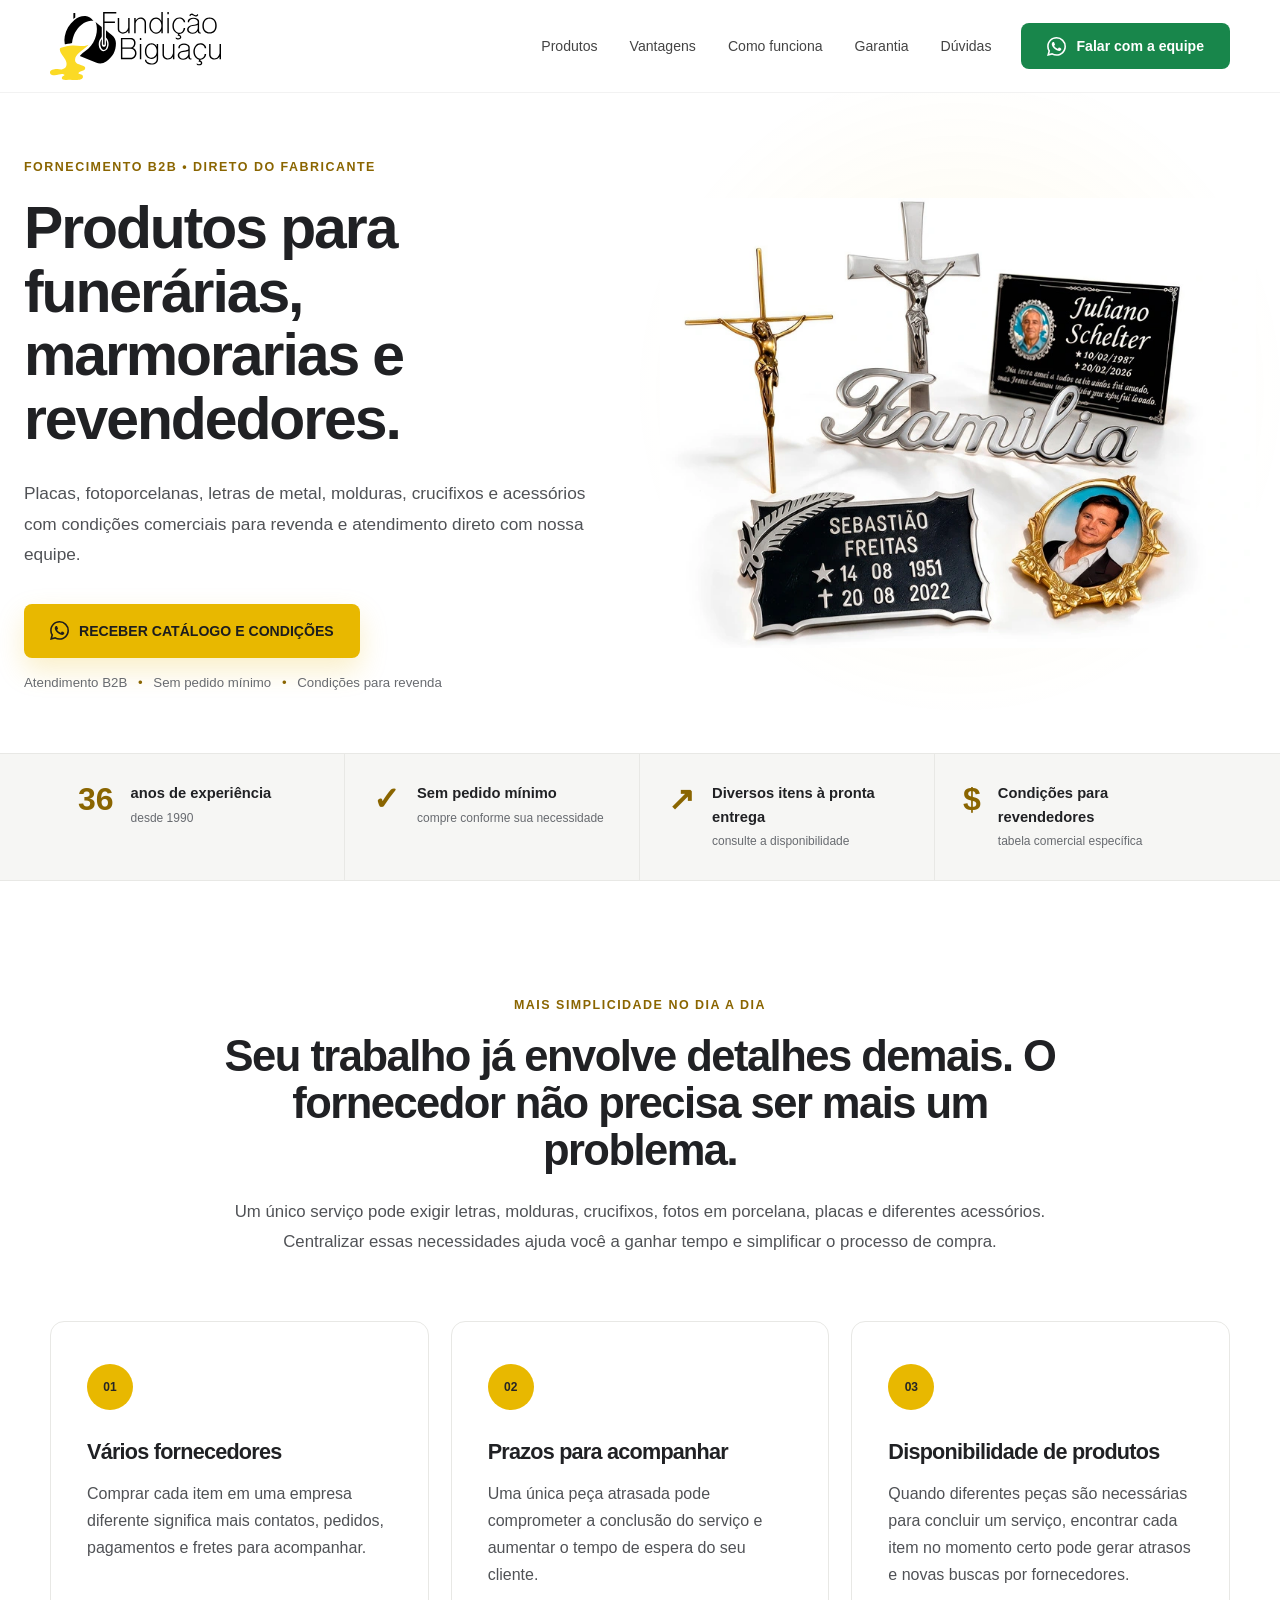
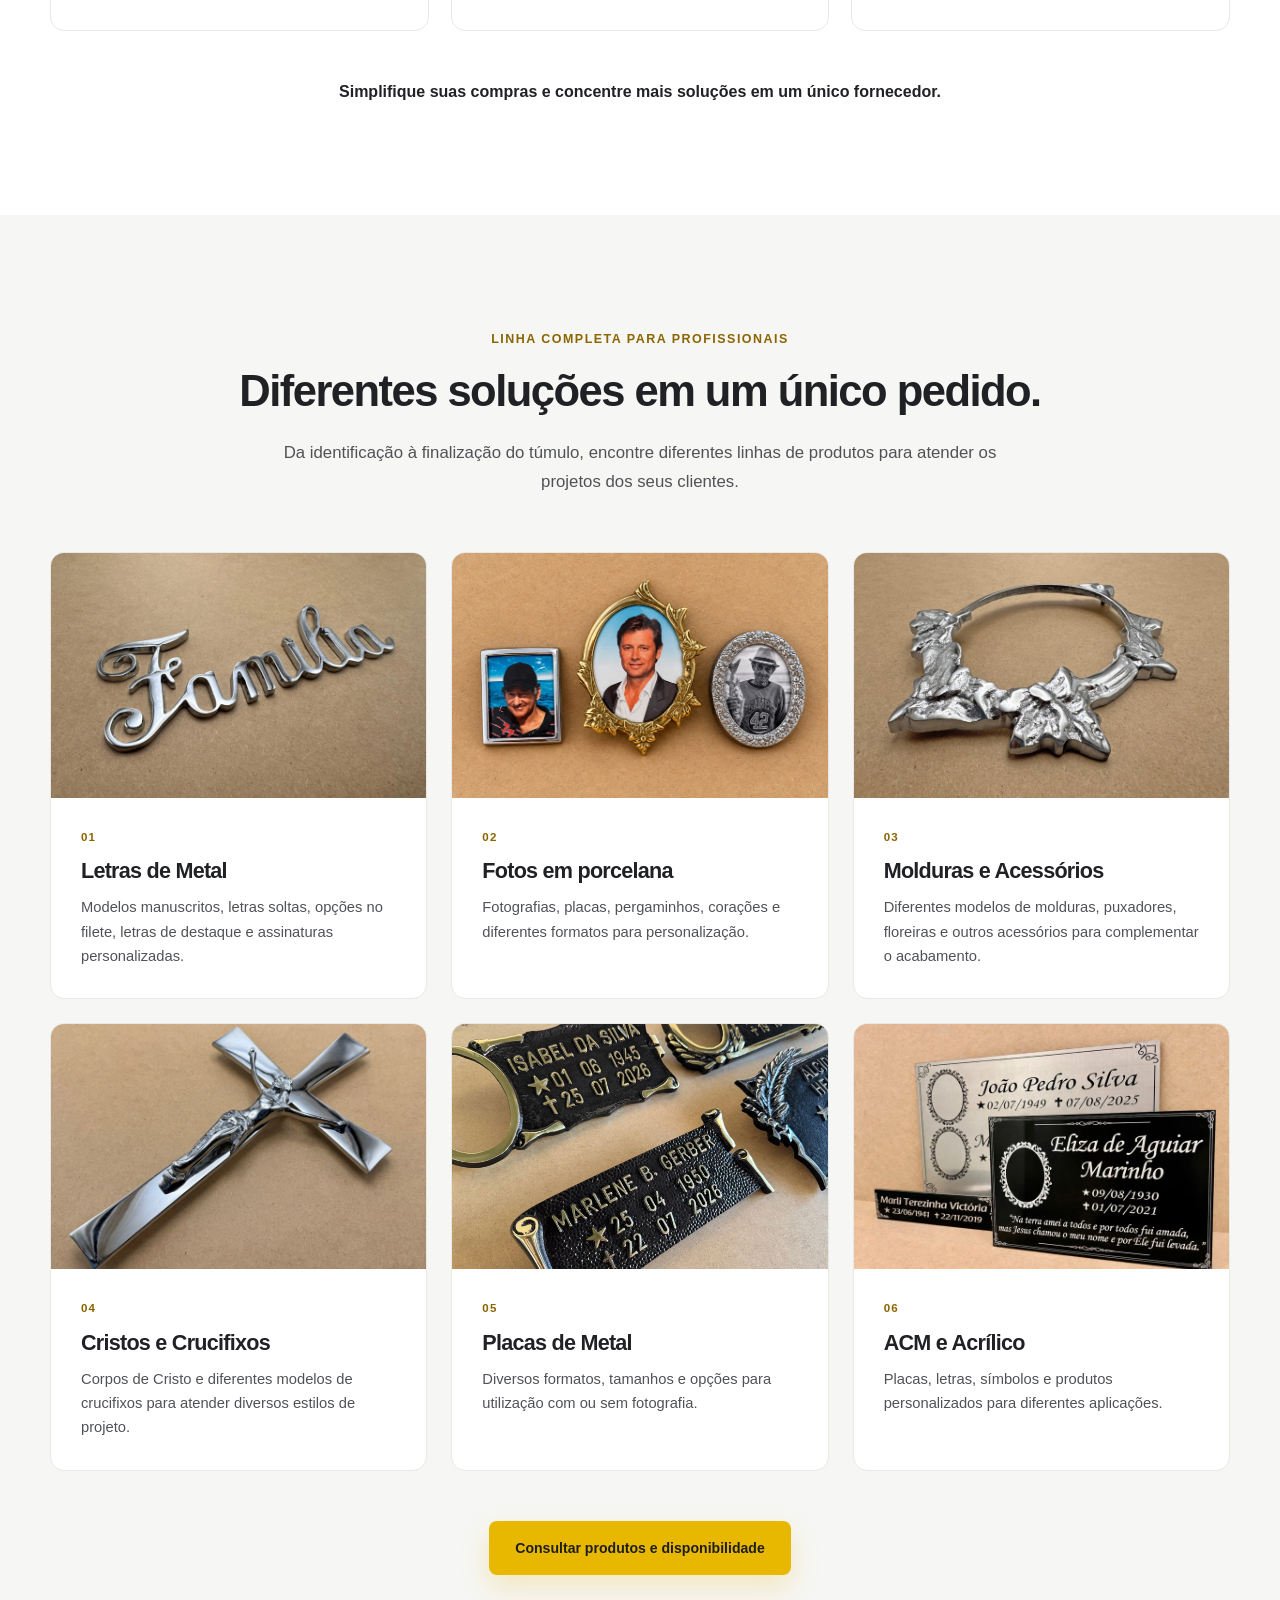
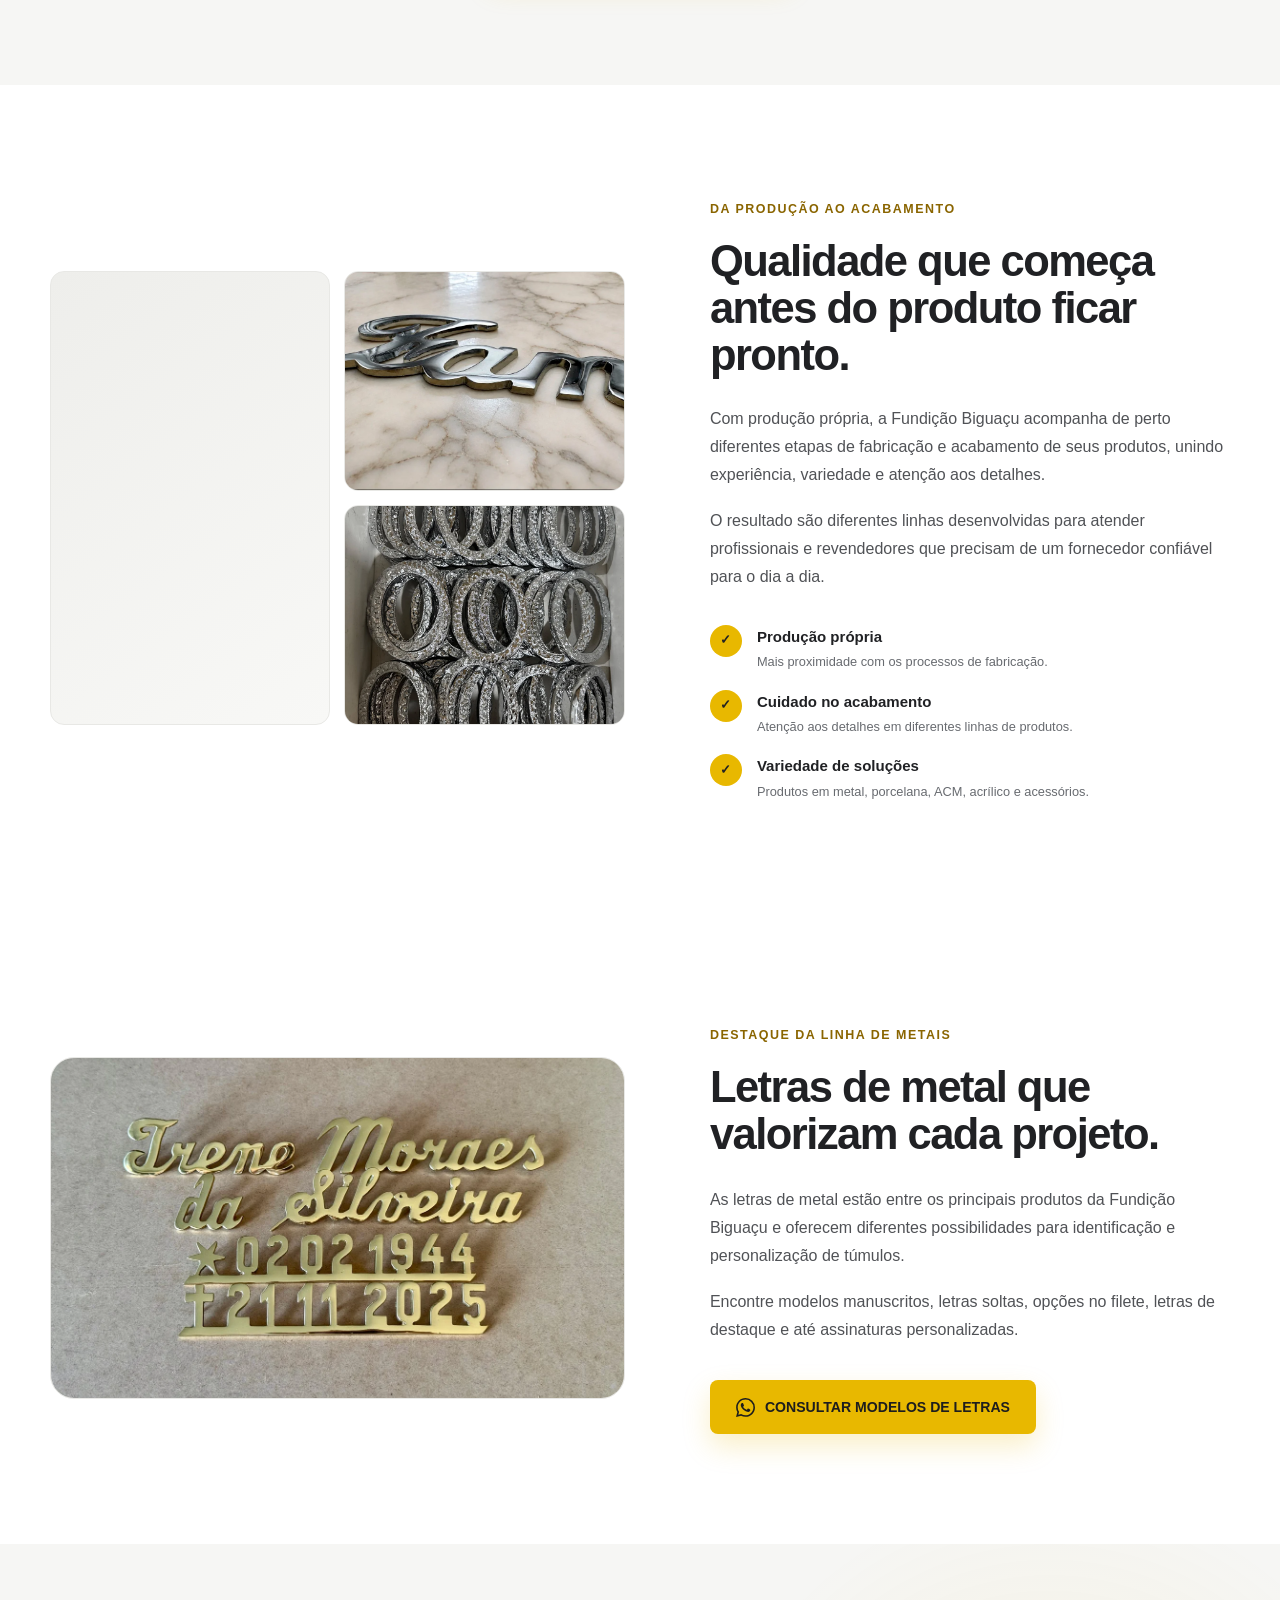
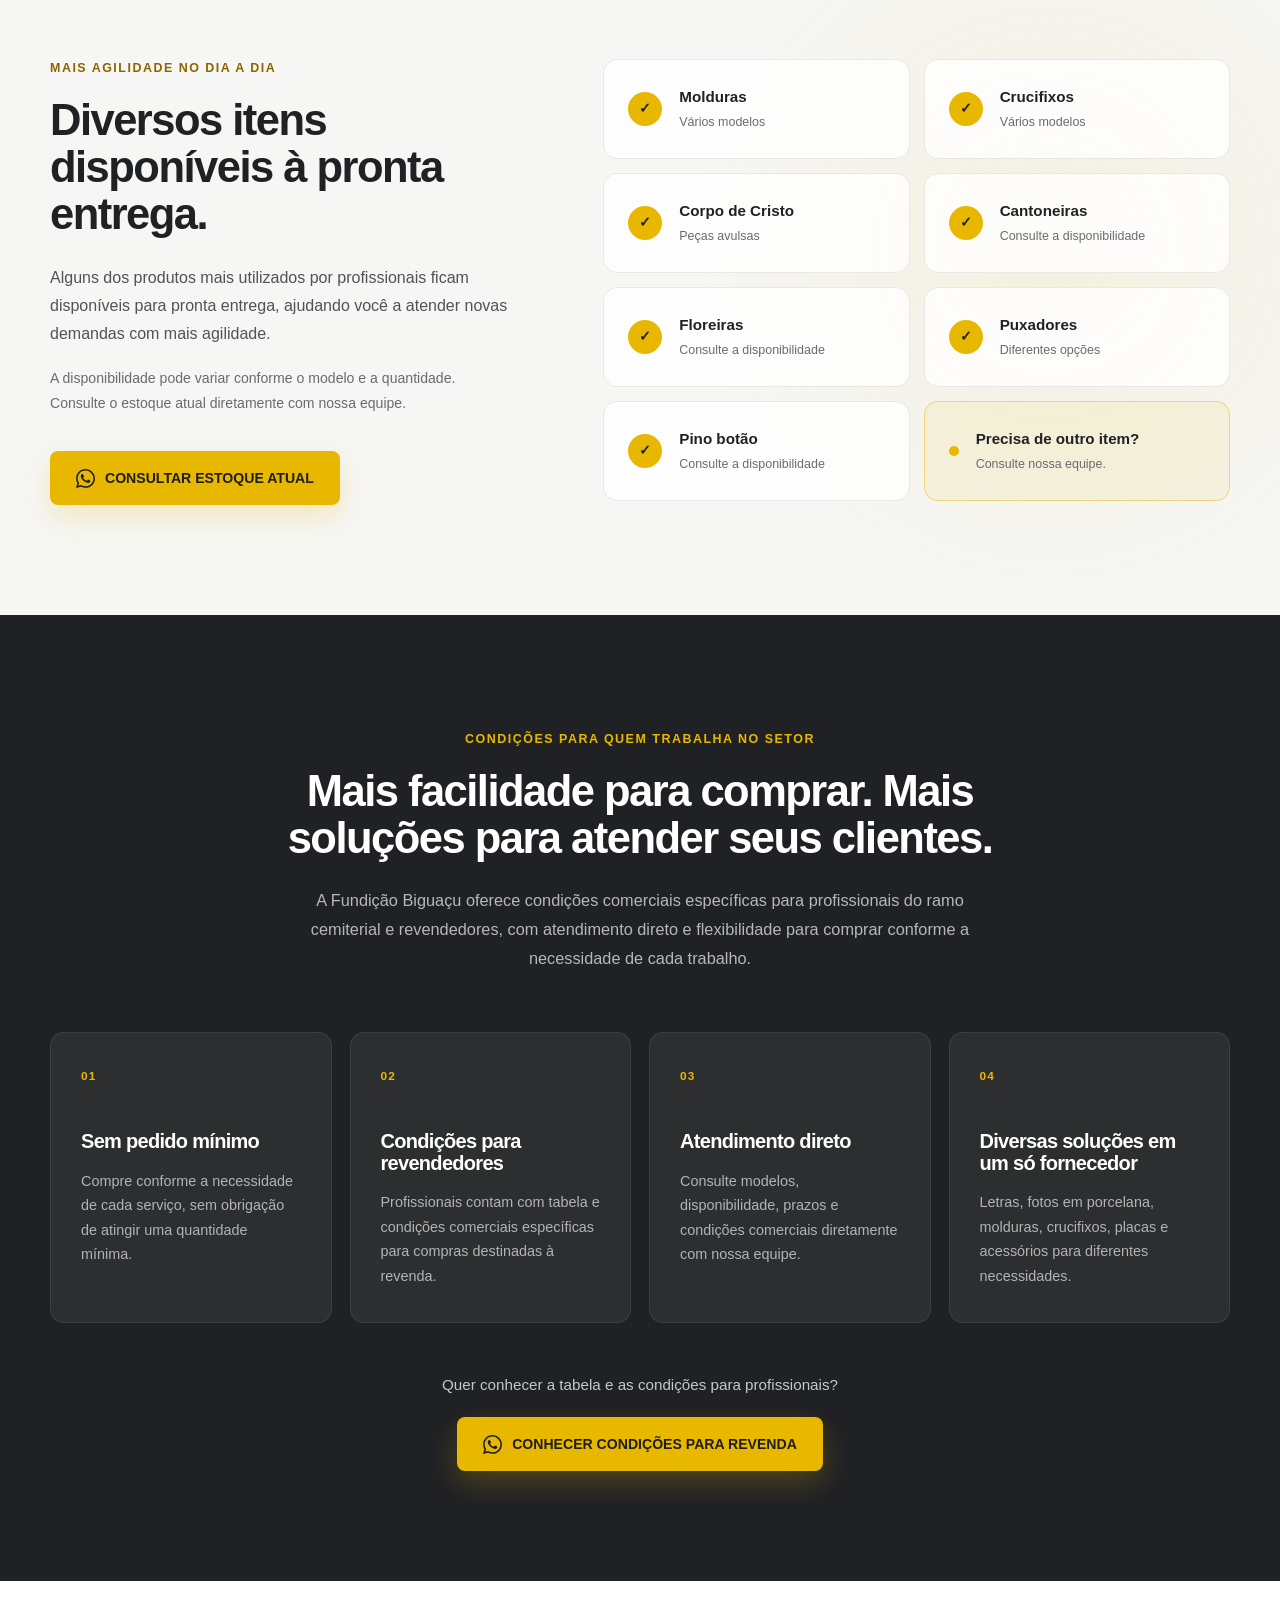
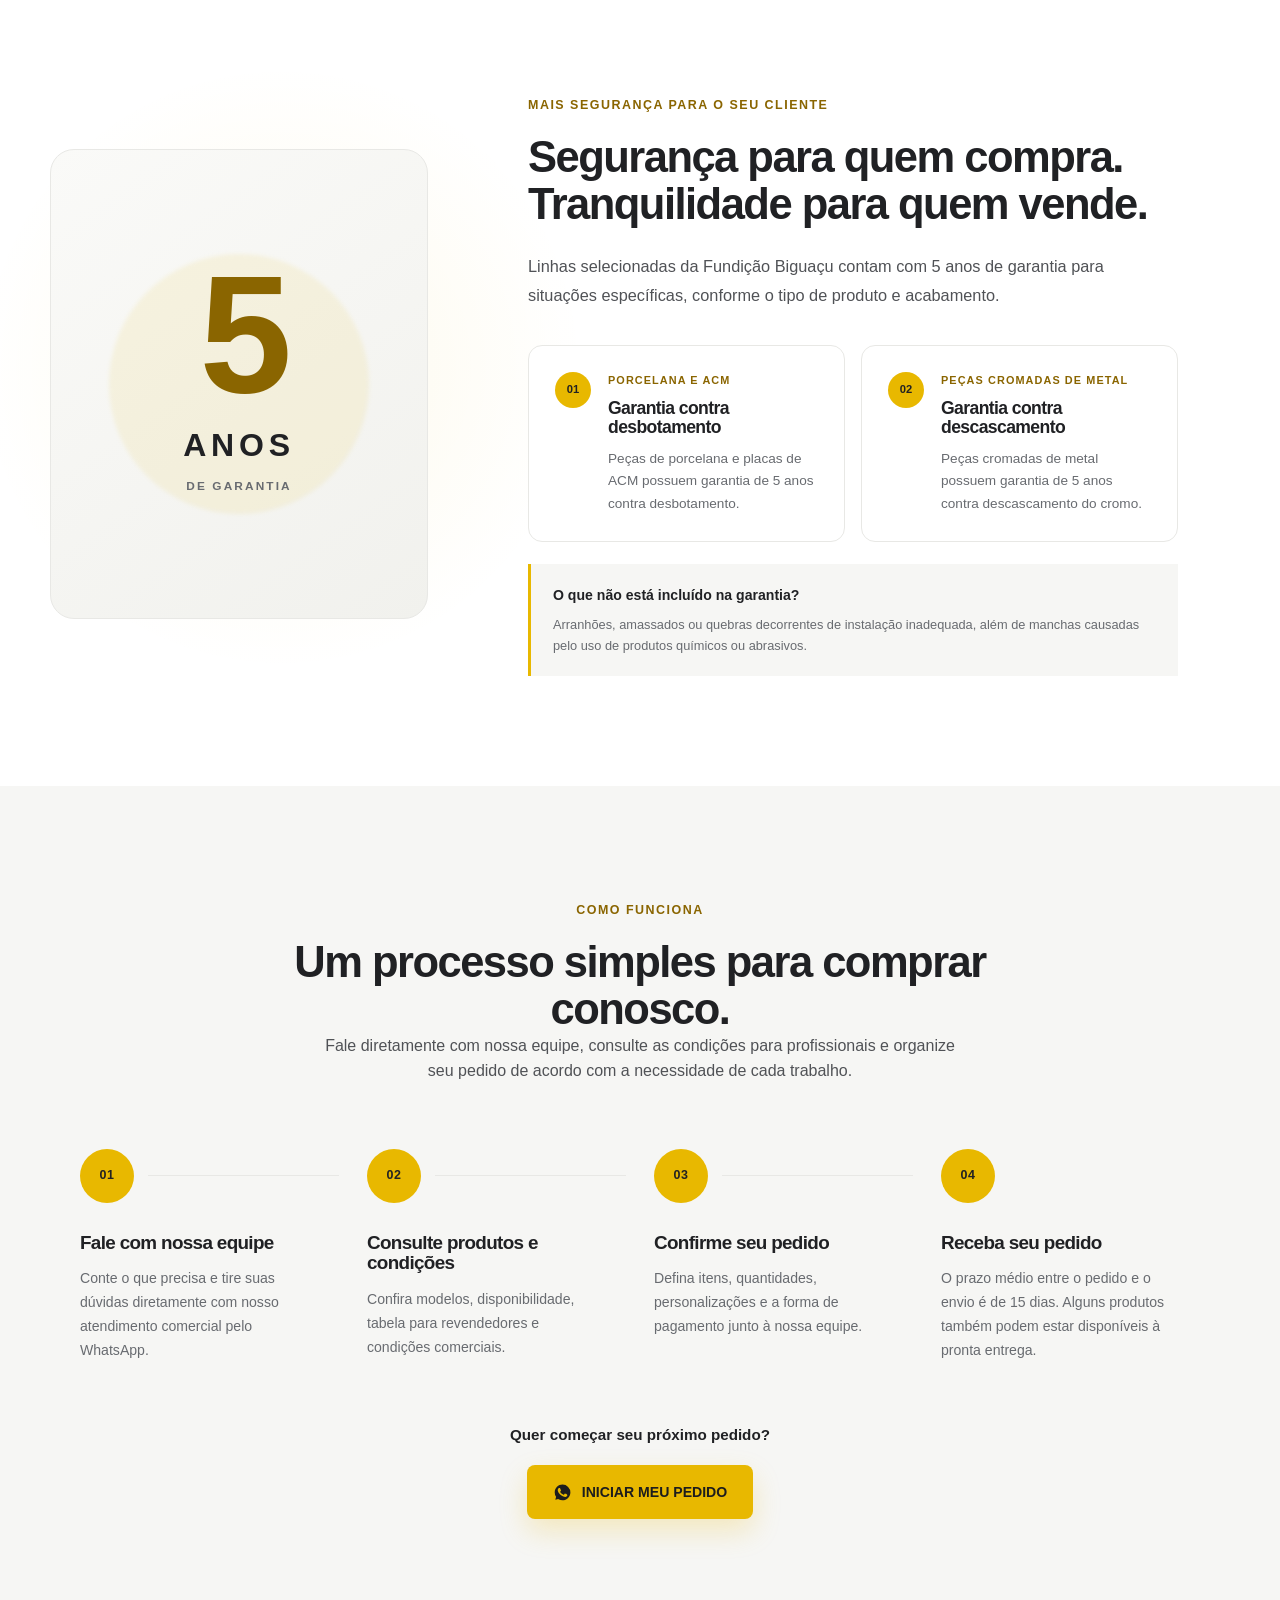
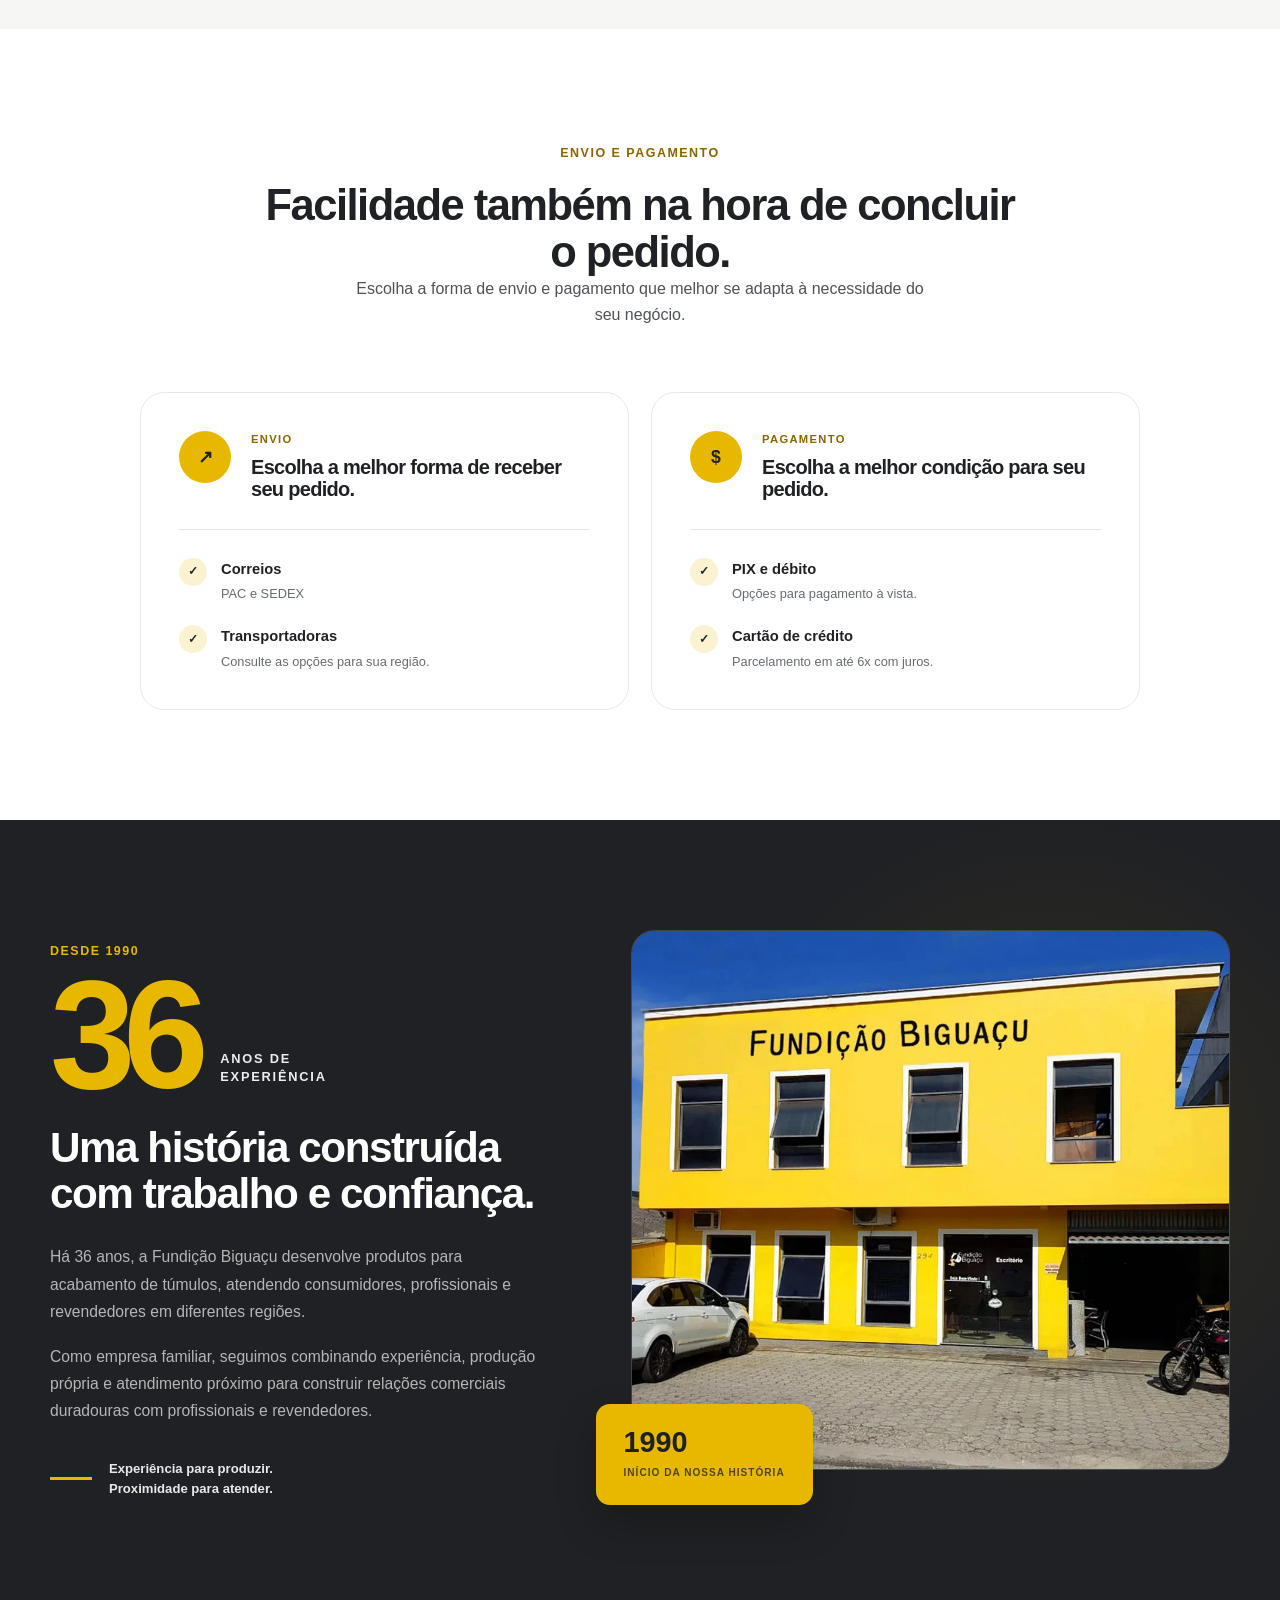
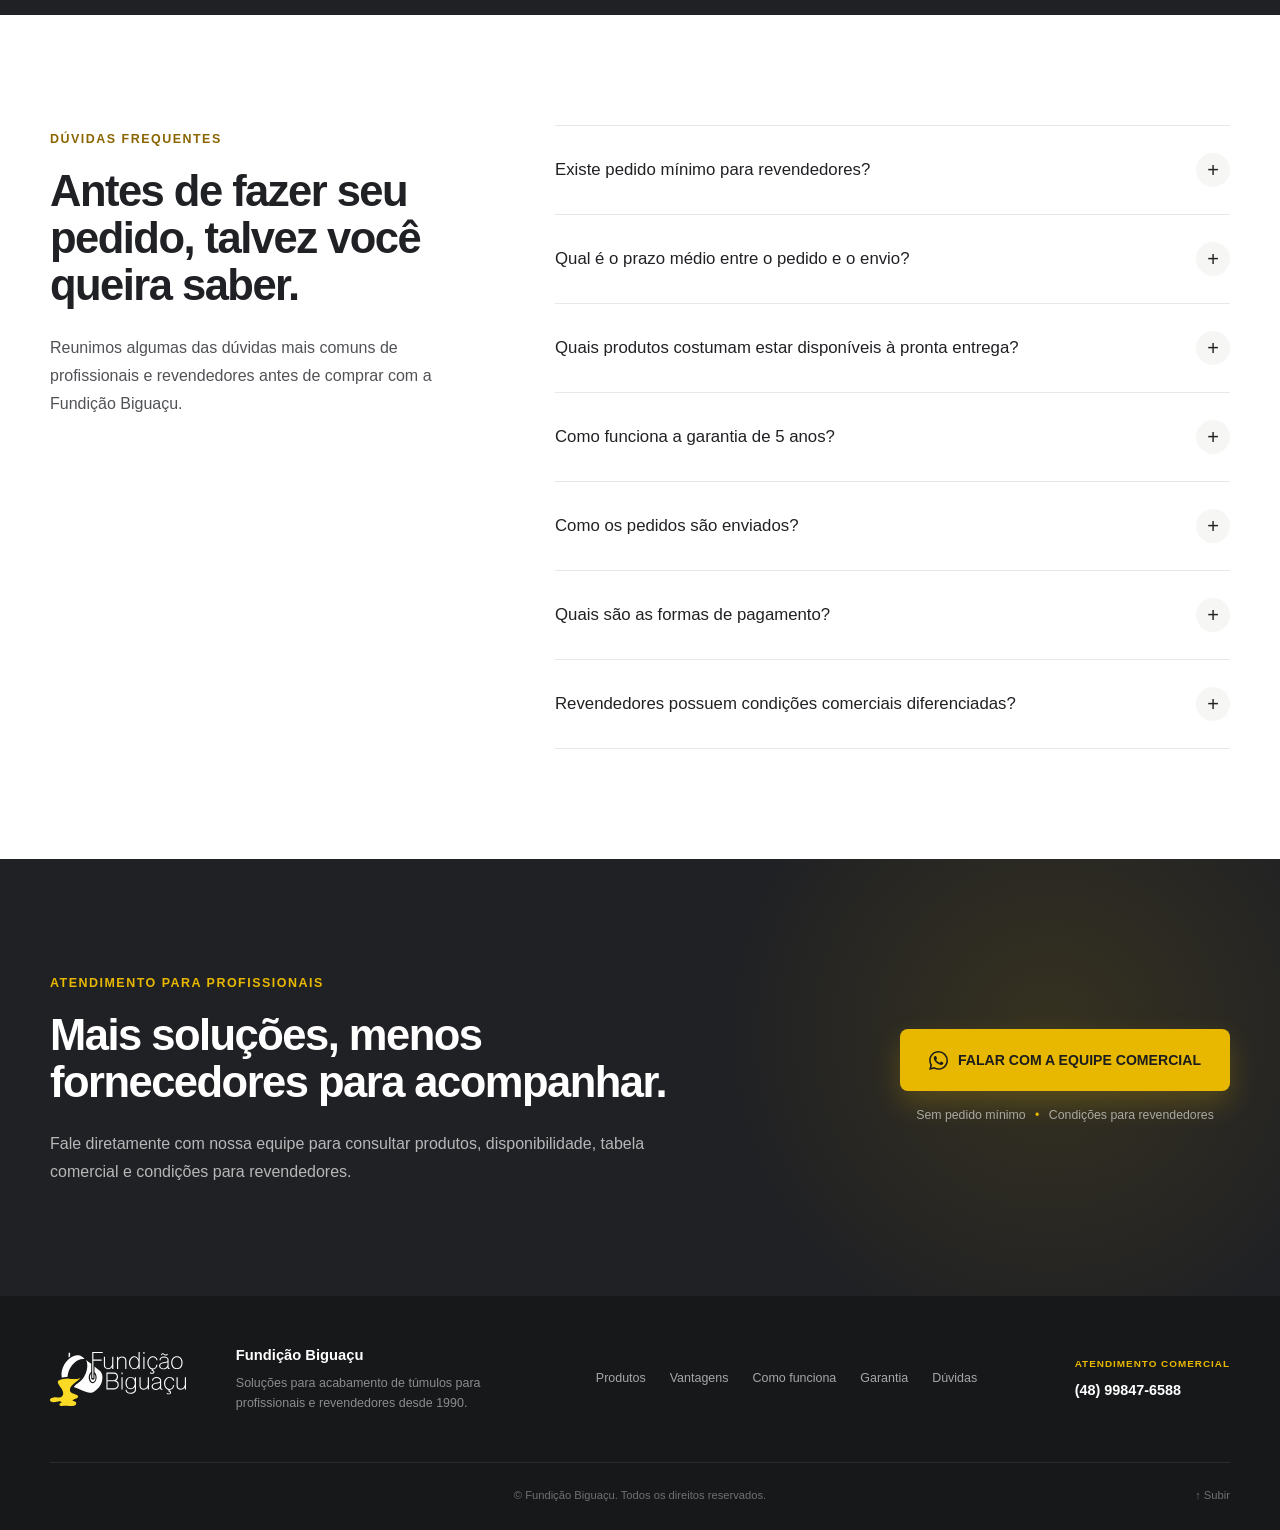
<file: revendedores/index.html>
<!DOCTYPE html>
<html lang="pt-BR">
<head>

  <meta charset="UTF-8">

  <meta
    name="viewport"
    content="width=device-width, initial-scale=1.0"
  >


  <!-- Google tag (gtag.js) -->

  <script async src="https://www.googletagmanager.com/gtag/js?id=G-P1CF6KQ615"></script>

  <script>
    window.dataLayer = window.dataLayer || [];

    function gtag() {
      dataLayer.push(arguments);
    }

    gtag('js', new Date());

    gtag('config', 'G-P1CF6KQ615');
  </script>


  <!-- SEO -->

  <title>
    Fornecedor de Produtos para Acabamento de Túmulos | Fundição Biguaçu
  </title>

  <meta
    name="description"
    content="Letras de metal, fotos em porcelana, molduras, crucifixos, placas e acessórios para marmorarias, funerárias e revendedores. Sem pedido mínimo e atendimento comercial direto."
  >

  <meta
    name="robots"
    content="index, follow"
  >

  <link
    rel="canonical"
    href="https://fundicaobiguacu.com.br/revendedores/"
  >


  <!-- Favicon -->

  <link
    rel="icon"
    type="image/png"
    sizes="32x32"
    href="img/favicon/favicon-32.png"
  >

  <link
    rel="apple-touch-icon"
    sizes="180x180"
    href="img/favicon/apple-touch-icon.png"
  >


  <!-- Open Graph -->

  <meta
    property="og:type"
    content="website"
  >

  <meta
    property="og:locale"
    content="pt_BR"
  >

  <meta
    property="og:site_name"
    content="Fundição Biguaçu"
  >

  <meta
    property="og:title"
    content="Fornecedor de Produtos para Acabamento de Túmulos | Fundição Biguaçu"
  >

  <meta
    property="og:description"
    content="Letras de metal, fotos em porcelana, molduras, crucifixos, placas e acessórios para marmorarias, funerárias e revendedores."
  >

  <meta
    property="og:url"
    content="https://fundicaobiguacu.com.br/revendedores/"
  >

  <meta
    property="og:image"
    content="https://fundicaobiguacu.com.br/revendedores/img/og/og-revendedores.jpg"
  >

  <meta
    property="og:image:width"
    content="1200"
  >

  <meta
    property="og:image:height"
    content="630"
  >

  <meta
    property="og:image:alt"
    content="Produtos para acabamento de túmulos da Fundição Biguaçu"
  >


  <!-- Twitter / X -->

  <meta
    name="twitter:card"
    content="summary_large_image"
  >

  <meta
    name="twitter:title"
    content="Fornecedor de Produtos para Acabamento de Túmulos | Fundição Biguaçu"
  >

  <meta
    name="twitter:description"
    content="Letras de metal, fotos em porcelana, molduras, crucifixos, placas e acessórios para profissionais e revendedores."
  >

  <meta
    name="twitter:image"
    content="https://fundicaobiguacu.com.br/revendedores/img/og/og-revendedores.jpg"
  >


  <!-- Dados estruturados -->

  <script type="application/ld+json">
  {
    "@context": "https://schema.org",
    "@type": "Organization",
    "name": "Fundição Biguaçu",
    "url": "https://fundicaobiguacu.com.br/",
    "logo": "https://fundicaobiguacu.com.br/revendedores/img/logo-fundicao.svg",
    "description": "Empresa especializada em produtos para acabamento de túmulos, atendendo profissionais e revendedores.",
    "foundingDate": "1990",
    "contactPoint": {
      "@type": "ContactPoint",
      "telephone": "+55-48-99847-6588",
      "contactType": "sales",
      "availableLanguage": "pt-BR"
    }
  }
  </script>

  <!-- Preload da imagem principal do Hero -->

<link
  rel="preload"
  as="image"
  type="image/webp"
  href="img/hero/IMG_hero-produtos-800.webp"
  imagesrcset="
    img/hero/IMG_hero-produtos-800.webp 800w,
    img/hero/IMG_hero-produtos.webp 1200w
  "
  imagesizes="
    (max-width: 760px) 100vw,
    610px
  "
  fetchpriority="high"
>
  <link
    rel="stylesheet"
    href="css/style.css"
  >

</head>

<body>

  <!-- ========================================
       HEADER
  ========================================= -->

  <header class="site-header">
    <div class="container header-inner">

      <a href="#inicio" class="brand" aria-label="Fundição Biguaçu">
  <img
    src="img/logo-fundicao.svg"
    alt="Fundição Biguaçu"
    class="brand-logo"
  >
</a>

      <nav class="desktop-nav" aria-label="Navegação principal">
        <a href="#produtos">Produtos</a>
        <a href="#vantagens">Vantagens</a>
        <a href="#como-funciona">Como funciona</a>
        <a href="#garantia">Garantia</a>
        <a href="#duvidas">Dúvidas</a>
      </nav>

      <a
        class="btn btn-header"
        href="https://wa.me/5548998476588?text=%E2%9C%A8%20Ol%C3%A1%21%20Vim%20pelo%20Google%20Ads%20e%20gostaria%20de%20receber%20o%20cat%C3%A1logo%20e%20as%20condi%C3%A7%C3%B5es%20para%20revenda.%20Sou%3A%20funer%C3%A1ria%2C%20marmoraria%2C%20revendedor%20ou%20outro%20profissional%20do%20setor."
        target="_blank"
        rel="noopener noreferrer"
        data-cta="header"
      >
        <svg
  class="icon-whatsapp"
  viewBox="0 0 24 24"
  aria-hidden="true"
>
  <path d="M17.472 14.382c-.297-.149-1.758-.867-2.03-.967-.273-.099-.471-.148-.67.15-.197.297-.767.966-.94 1.164-.173.198-.347.223-.644.075-.297-.15-1.255-.463-2.39-1.475-.883-.788-1.48-1.761-1.653-2.059-.173-.297-.018-.458.13-.606.134-.133.298-.347.446-.52.149-.174.198-.298.298-.497.099-.198.05-.371-.025-.52-.075-.149-.669-1.612-.916-2.207-.242-.579-.487-.5-.669-.51-.173-.008-.371-.01-.57-.01-.198 0-.52.074-.792.371-.272.297-1.04 1.016-1.04 2.479 0 1.463 1.065 2.875 1.213 3.074.149.198 2.095 3.2 5.076 4.487.709.306 1.262.489 1.693.625.712.227 1.36.195 1.871.118.571-.085 1.758-.719 2.006-1.413.248-.694.248-1.289.173-1.413-.074-.124-.272-.198-.57-.347m-5.421 7.403h-.004a9.87 9.87 0 0 1-5.031-1.378l-.361-.214-3.741.981.998-3.648-.235-.374a9.86 9.86 0 0 1-1.51-5.26c.001-5.45 4.436-9.884 9.888-9.884a9.82 9.82 0 0 1 7.021 2.91 9.825 9.825 0 0 1 2.9 7.011c-.003 5.45-4.437 9.884-9.885 9.884m8.413-18.297A11.815 11.815 0 0 0 12.055 0C5.495 0 .16 5.335.157 11.892c0 2.096.547 4.142 1.588 5.945L.057 24l6.305-1.654a11.882 11.882 0 0 0 5.69 1.448h.005c6.558 0 11.892-5.335 11.895-11.893a11.821 11.821 0 0 0-3.488-8.413Z"/>
</svg>

<span>Falar com a equipe</span>
      </a>

    </div>
  </header>


  <main>

    <!-- ========================================
         HERO
    ========================================= -->

    <section class="hero" id="inicio">

      <div class="container hero-grid">

        <div class="hero-content">

          <span class="eyebrow">
  FORNECIMENTO B2B • DIRETO DO FABRICANTE
</span>

<h1>
  Produtos para funerárias, marmorarias e revendedores.
</h1>

<p class="hero-description">
  Placas, fotoporcelanas, letras de metal, molduras, crucifixos
  e acessórios com condições comerciais para revenda
  e atendimento direto com nossa equipe.
</p>

          <div class="hero-actions">

  <a
    class="btn btn-primary"
    href="https://wa.me/5548998476588?text=%E2%9C%A8%20Ol%C3%A1%21%20Vim%20pelo%20Google%20Ads%20e%20gostaria%20de%20receber%20o%20cat%C3%A1logo%20e%20as%20condi%C3%A7%C3%B5es%20para%20revenda.%20Sou%3A%20funer%C3%A1ria%2C%20marmoraria%2C%20revendedor%20ou%20outro%20profissional%20do%20setor."
    target="_blank"
    rel="noopener noreferrer"
    data-cta="hero"
  >

    <svg
      class="icon-whatsapp"
      viewBox="0 0 24 24"
      aria-hidden="true"
    >
      <path d="M17.472 14.382c-.297-.149-1.758-.867-2.03-.967-.273-.099-.471-.148-.67.15-.197.297-.767.966-.94 1.164-.173.198-.347.223-.644.075-.297-.15-1.255-.463-2.39-1.475-.883-.788-1.48-1.761-1.653-2.059-.173-.297-.018-.458.13-.606.134-.133.298-.347.446-.52.149-.174.198-.298.298-.497.099-.198.05-.371-.025-.52-.075-.149-.669-1.612-.916-2.207-.242-.579-.487-.5-.669-.51-.173-.008-.371-.01-.57-.01-.198 0-.52.074-.792.371-.272.297-1.04 1.016-1.04 2.479 0 1.463 1.065 2.875 1.213 3.074.149.198 2.095 3.2 5.076 4.487.709.306 1.262.489 1.693.625.712.227 1.36.195 1.871.118.571-.085 1.758-.719 2.006-1.413.248-.694.248-1.289.173-1.413-.074-.124-.272-.198-.57-.347m-5.421 7.403h-.004a9.87 9.87 0 0 1-5.031-1.378l-.361-.214-3.741.981.998-3.648-.235-.374a9.86 9.86 0 0 1-1.51-5.26c.001-5.45 4.436-9.884 9.888-9.884a9.82 9.82 0 0 1 7.021 2.91 9.825 9.825 0 0 1 2.9 7.011c-.003 5.45-4.437 9.884-9.885 9.884m8.413-18.297A11.815 11.815 0 0 0 12.055 0C5.495 0 .16 5.335.157 11.892c0 2.096.547 4.142 1.588 5.945L.057 24l6.305-1.654a11.882 11.882 0 0 0 5.69 1.448h.005c6.558 0 11.892-5.335 11.895-11.893a11.821 11.821 0 0 0-3.488-8.413Z"/>
    </svg>

    <span>RECEBER CATÁLOGO E CONDIÇÕES</span>

  </a>

  <p class="hero-microcopy">
  Atendimento B2B
  <span>•</span>
  Sem pedido mínimo
  <span>•</span>
  Condições para revenda
</p>

</div>
</div>

        <!--
          IMAGEM PROVISÓRIA DO HERO

          Mais adiante este bloco será substituído pela
          composição real dos produtos da Fundição.
        -->

        <div class="hero-visual">

  <img
  src="img/hero/IMG_hero-produtos.webp"
  srcset="
    img/hero/IMG_hero-produtos-800.webp 800w,
    img/hero/IMG_hero-produtos.webp 1200w
  "
  sizes="
    (max-width: 760px) 100vw,
    610px
  "
  alt="Letras de metal, crucifixos, placas e fotos em porcelana da Fundição Biguaçu"
  class="hero-image"
  width="1200"
  height="905"
  loading="eager"
  decoding="async"
  fetchpriority="high"
>

</div>

</div>

    </section>


    <!-- ========================================
         PROVAS RÁPIDAS
    ========================================= -->

    <section class="quick-proof" aria-label="Diferenciais Fundição Biguaçu">

      <div class="container proof-grid">

        <article class="proof-item">

          <span class="proof-number">
            36
          </span>

          <div>
            <strong>anos de experiência</strong>
            <span>desde 1990</span>
          </div>

        </article>


        <article class="proof-item">

          <span class="proof-icon">
            ✓
          </span>

          <div>
            <strong>Sem pedido mínimo</strong>
            <span>compre conforme sua necessidade</span>
          </div>

        </article>


        <article class="proof-item">

          <span class="proof-icon">
            ↗
          </span>

          <div>
            <strong>Diversos itens à pronta entrega</strong>
            <span>consulte a disponibilidade</span>
          </div>

        </article>


        <article class="proof-item">

          <span class="proof-icon">
            $
          </span>

          <div>
            <strong>Condições para revendedores</strong>
            <span>tabela comercial específica</span>
          </div>

        </article>

      </div>

    </section>


    <!-- ========================================
         DESAFIOS DO PROFISSIONAL
    ========================================= -->

    <section class="section section-challenges">

      <div class="container">

        <div class="section-heading section-heading-center">

          <span class="eyebrow">
            MAIS SIMPLICIDADE NO DIA A DIA
          </span>

          <h2>
            Seu trabalho já envolve detalhes demais. O fornecedor não precisa ser mais um problema.
          </h2>

          <p>
            Um único serviço pode exigir letras, molduras, crucifixos, 
            fotos em porcelana, placas e diferentes acessórios. Centralizar 
            essas necessidades ajuda você a ganhar tempo e 
            simplificar o processo de compra.
          </p>

        </div>


        <div class="challenge-grid">

          <article class="info-card">

            <div class="card-icon">
              01
            </div>

            <h3>
              Vários fornecedores
            </h3>

            <p>
              Comprar cada item em uma empresa diferente significa
              mais contatos, pedidos, pagamentos e fretes para acompanhar.
            </p>

          </article>


          <article class="info-card">

            <div class="card-icon">
              02
            </div>

            <h3>
              Prazos para acompanhar
            </h3>

            <p>
              Uma única peça atrasada pode comprometer a conclusão
              do serviço e aumentar o tempo de espera do seu cliente.
            </p>

          </article>


          <article class="info-card">

            <div class="card-icon">
              03
            </div>

            <h3>
              Disponibilidade de produtos
            </h3>

            <p>
              Quando diferentes peças são necessárias para concluir um serviço, encontrar cada item no momento certo pode gerar atrasos e novas buscas por fornecedores.
            </p>

          </article>

        </div>


        <p class="section-closing">
          Simplifique suas compras e concentre mais soluções
          em um único fornecedor.
        </p>

      </div>

    </section>


    <!-- ========================================
         PRODUTOS
    ========================================= -->

    <section class="section products-section" id="produtos">

      <div class="container">

        <div class="section-heading">

          <span class="eyebrow">
            LINHA COMPLETA PARA PROFISSIONAIS
          </span>

          <h2>
            Diferentes soluções em um único pedido.
          </h2>

          <p>
            Da identificação à finalização do túmulo,
            encontre diferentes linhas de produtos para
            atender os projetos dos seus clientes.
          </p>

        </div>


        <div class="products-grid">

          <article class="product-card">

            <div class="product-image">
  <img
    src="img/produtos/IMG_3270.webp"
    alt="Letras de metal para acabamento de túmulos"
    loading="lazy"
  >
</div>

            <div class="product-content">

              <span class="product-number">
                01
              </span>

              <h3>
                Letras de Metal
              </h3>

              <p>
                Modelos manuscritos, letras soltas,
                opções no filete, letras de destaque
                e assinaturas personalizadas.
              </p>

            </div>

          </article>


          <article class="product-card">

            <div class="product-image">
  <img
    src="img/produtos/IMG_3254.webp"
    alt="Foto em porcelana com moldura para acabamento de túmulos"
    loading="lazy"
  >
</div>

            <div class="product-content">

              <span class="product-number">
                02
              </span>

              <h3>
                Fotos em porcelana
              </h3>

              <p>
                Fotografias, placas, pergaminhos,
                corações e diferentes formatos
                para personalização.
              </p>

            </div>

          </article>


          <article class="product-card">

            <div class="product-image">
  <img
    src="img/produtos/IMG_3262.webp"
    alt="Moldura de metal para acabamento de túmulos"
    loading="lazy"
  >
</div>

            <div class="product-content">

              <span class="product-number">
                03
              </span>

              <h3>
                Molduras e Acessórios
              </h3>

              <p>
                Diferentes modelos de molduras,
                puxadores, floreiras e outros acessórios
                para complementar o acabamento.
              </p>

            </div>

          </article>


          <article class="product-card product-card-cristos">

            <div class="product-image">
  <img
    src="img/produtos/IMG_3238.webp"
    alt="Crucifixo de metal para acabamento de túmulos"
    loading="lazy"
  >
</div>

            <div class="product-content">

              <span class="product-number">
                04
              </span>

              <h3>
                Cristos e Crucifixos
              </h3>

              <p>
                Corpos de Cristo e diferentes
                modelos de crucifixos para atender
                diversos estilos de projeto.
              </p>

            </div>

          </article>


          <article class="product-card">

            <div class="product-image">
  <img
    src="img/produtos/IMG_3435.webp"
    alt="Placas de metal da Fundição Biguaçu"
    loading="lazy"
  >
</div>

            <div class="product-content">

              <span class="product-number">
                05
              </span>

              <h3>
                Placas de Metal
              </h3>

              <p>
                Diversos formatos, tamanhos e
                opções para utilização com ou
                sem fotografia.
              </p>

            </div>

          </article>


          <article class="product-card">

            <div class="product-image">
  <img
    src="img/produtos/IMG_3459.webp"
    alt="Placas em ACM e acrílico da Fundição Biguaçu"
    loading="lazy"
  >
</div>

            <div class="product-content">

              <span class="product-number">
                06
              </span>

              <h3>
                ACM e Acrílico
              </h3>

              <p>
                Placas, letras, símbolos e
                produtos personalizados para
                diferentes aplicações.
              </p>

            </div>

          </article>

        </div>


        <div class="section-cta">

          <a
            class="btn btn-primary"
            href="https://wa.me/5548998476588?text=%E2%9C%A8%20Ol%C3%A1%21%20Vim%20pelo%20Google%20Ads%20e%20gostaria%20de%20consultar%20os%20produtos%20e%20a%20disponibilidade%20para%20revenda.%20Atuo%20como%3A%20funer%C3%A1ria%2C%20marmoraria%2C%20revendedor%20ou%20outro%20profissional%20do%20setor."
            target="_blank"
            rel="noopener noreferrer"
            data-cta="produtos"
          >
            Consultar produtos e disponibilidade
          </a>

        </div>

      </div>

    </section>

    <!-- ========================================
     PRODUÇÃO E QUALIDADE
========================================= -->

<section class="section production-section" id="producao">

  <div class="container production-grid">

    <div class="production-gallery">

      <div class="production-photo production-photo-main production-video">
  <video
    autoplay
    muted
    loop
    playsinline
    preload="metadata"
  >
    <source src="videos/IMG-4101.mp4" type="video/mp4">
  </video>
</div>

      <div class="production-photo">
  <img
    src="img/produtos/IMG_3151.webp"
    alt="Detalhe do acabamento em peça de metal da Fundição Biguaçu"
    loading="lazy"
  >
</div>

      <div class="production-photo">
  <img
    src="img/produtos/IMG_3275.webp"
    alt="Produtos da Fundição Biguaçu organizados em estoque"
    loading="lazy"
  >
</div>

    </div>


    <div class="production-content">

      <span class="eyebrow">
        DA PRODUÇÃO AO ACABAMENTO
      </span>

      <h2>
        Qualidade que começa antes do produto ficar pronto.
      </h2>

      <p>
        Com produção própria, a Fundição Biguaçu acompanha de perto
        diferentes etapas de fabricação e acabamento de seus produtos,
        unindo experiência, variedade e atenção aos detalhes.
      </p>

      <p>
        O resultado são diferentes linhas desenvolvidas para atender
        profissionais e revendedores que precisam de um fornecedor
        confiável para o dia a dia.
      </p>


      <div class="production-points">

        <div class="production-point">

          <span class="production-check">
            ✓
          </span>

          <div>
            <strong>Produção própria</strong>
            <span>Mais proximidade com os processos de fabricação.</span>
          </div>

        </div>


        <div class="production-point">

          <span class="production-check">
            ✓
          </span>

          <div>
            <strong>Cuidado no acabamento</strong>
            <span>Atenção aos detalhes em diferentes linhas de produtos.</span>
          </div>

        </div>


        <div class="production-point">

          <span class="production-check">
            ✓
          </span>

          <div>
            <strong>Variedade de soluções</strong>
            <span>Produtos em metal, porcelana, ACM, acrílico e acessórios.</span>
          </div>

        </div>

      </div>

    </div>

  </div>

</section>


  

  <!-- ========================================
     DESTAQUE - LETRAS DE METAL
========================================= -->

<section class="section featured-product-section" id="letras">

  <div class="container featured-product-grid">

    <div class="featured-product-visual">

      <div class="featured-product-image">
    <img
        src="img/produtos/IMG_3421.webp"
        alt="Letras de metal aplicadas em acabamento de túmulo"
        loading="lazy"
    >
</div>

    </div>


    <div class="featured-product-content">

      <span class="eyebrow">
        DESTAQUE DA LINHA DE METAIS
      </span>

      <h2>
        Letras de metal que valorizam cada projeto.
      </h2>

      <p>
        As letras de metal estão entre os principais produtos
        da Fundição Biguaçu e oferecem diferentes possibilidades
        para identificação e personalização de túmulos.
      </p>

      <p>
        Encontre modelos manuscritos, letras soltas,
        opções no filete, letras de destaque e até
        assinaturas personalizadas.
      </p>

      <a
        class="btn btn-primary"
        href="https://wa.me/5548998476588?text=%E2%9C%A8%20Ol%C3%A1%21%20Vim%20pelo%20Google%20Ads%20e%20gostaria%20de%20conhecer%20os%20modelos%20de%20letras%20de%20metal%20e%20as%20condi%C3%A7%C3%B5es%20para%20revenda.%20Atuo%20como%3A%20funer%C3%A1ria%2C%20marmoraria%2C%20revendedor%20ou%20outro%20profissional%20do%20setor."
        target="_blank"
        rel="noopener noreferrer"
        data-cta="letras"
      >

        <svg
          class="icon-whatsapp"
          viewBox="0 0 24 24"
          aria-hidden="true"
        >
          <path d="M17.472 14.382c-.297-.149-1.758-.867-2.03-.967-.273-.099-.471-.148-.67.15-.197.297-.767.966-.94 1.164-.173.198-.347.223-.644.075-.297-.15-1.255-.463-2.39-1.475-.883-.788-1.48-1.761-1.653-2.059-.173-.297-.018-.458.13-.606.134-.133.298-.347.446-.52.149-.174.198-.298.298-.497.099-.198.05-.371-.025-.52-.075-.149-.669-1.612-.916-2.207-.242-.579-.487-.5-.669-.51-.173-.008-.371-.01-.57-.01-.198 0-.52.074-.792.371-.272.297-1.04 1.016-1.04 2.479 0 1.463 1.065 2.875 1.213 3.074.149.198 2.095 3.2 5.076 4.487.709.306 1.262.489 1.693.625.712.227 1.36.195 1.871.118.571-.085 1.758-.719 2.006-1.413.248-.694.248-1.289.173-1.413-.074-.124-.272-.198-.57-.347m-5.421 7.403h-.004a9.87 9.87 0 0 1-5.031-1.378l-.361-.214-3.741.981.998-3.648-.235-.374a9.86 9.86 0 0 1-1.51-5.26c.001-5.45 4.436-9.884 9.888-9.884a9.82 9.82 0 0 1 7.021 2.91 9.825 9.825 0 0 1 2.9 7.011c-.003 5.45-4.437 9.884-9.885 9.884m8.413-18.297A11.815 11.815 0 0 0 12.055 0C5.495 0 .16 5.335.157 11.892c0 2.096.547 4.142 1.588 5.945L.057 24l6.305-1.654a11.882 11.882 0 0 0 5.69 1.448h.005c6.558 0 11.892-5.335 11.895-11.893a11.821 11.821 0 0 0-3.488-8.413Z"/>
        </svg>

        <span>CONSULTAR MODELOS DE LETRAS</span>

      </a>

    </div>

  </div>

</section>

<!-- ========================================
     PRONTA ENTREGA
========================================= -->

<section class="section stock-section" id="pronta-entrega">

  <div class="container stock-grid">

    <div class="stock-content">

      <span class="eyebrow">
        MAIS AGILIDADE NO DIA A DIA
      </span>

      <h2>
        Diversos itens disponíveis à pronta entrega.
      </h2>

      <p>
        Alguns dos produtos mais utilizados por profissionais 
        ficam disponíveis para pronta entrega, ajudando você 
        a atender novas demandas com mais agilidade.
      </p>

      <p class="stock-note">
        A disponibilidade pode variar conforme o modelo e a quantidade.
        Consulte o estoque atual diretamente com nossa equipe.
      </p>

      <a
        class="btn btn-primary"
        href="https://wa.me/5548998476588?text=%E2%9C%A8%20Ol%C3%A1%21%20Vim%20pelo%20Google%20Ads%20e%20gostaria%20de%20consultar%20quais%20produtos%20est%C3%A3o%20dispon%C3%ADveis%20%C3%A0%20pronta%20entrega%20para%20revenda.%20Atuo%20como%3A%20funer%C3%A1ria%2C%20marmoraria%2C%20revendedor%20ou%20outro%20profissional%20do%20setor."
        target="_blank"
        rel="noopener noreferrer"
        data-cta="pronta-entrega"
      >

        <svg
          class="icon-whatsapp"
          viewBox="0 0 24 24"
          aria-hidden="true"
        >
          <path d="M17.472 14.382c-.297-.149-1.758-.867-2.03-.967-.273-.099-.471-.148-.67.15-.197.297-.767.966-.94 1.164-.173.198-.347.223-.644.075-.297-.15-1.255-.463-2.39-1.475-.883-.788-1.48-1.761-1.653-2.059-.173-.297-.018-.458.13-.606.134-.133.298-.347.446-.52.149-.174.198-.298.298-.497.099-.198.05-.371-.025-.52-.075-.149-.669-1.612-.916-2.207-.242-.579-.487-.5-.669-.51-.173-.008-.371-.01-.57-.01-.198 0-.52.074-.792.371-.272.297-1.04 1.016-1.04 2.479 0 1.463 1.065 2.875 1.213 3.074.149.198 2.095 3.2 5.076 4.487.709.306 1.262.489 1.693.625.712.227 1.36.195 1.871.118.571-.085 1.758-.719 2.006-1.413.248-.694.248-1.289.173-1.413-.074-.124-.272-.198-.57-.347m-5.421 7.403h-.004a9.87 9.87 0 0 1-5.031-1.378l-.361-.214-3.741.981.998-3.648-.235-.374a9.86 9.86 0 0 1-1.51-5.26c.001-5.45 4.436-9.884 9.888-9.884a9.82 9.82 0 0 1 7.021 2.91 9.825 9.825 0 0 1 2.9 7.011c-.003 5.45-4.437 9.884-9.885 9.884m8.413-18.297A11.815 11.815 0 0 0 12.055 0C5.495 0 .16 5.335.157 11.892c0 2.096.547 4.142 1.588 5.945L.057 24l6.305-1.654a11.882 11.882 0 0 0 5.69 1.448h.005c6.558 0 11.892-5.335 11.895-11.893a11.821 11.821 0 0 0-3.488-8.413Z"/>
        </svg>

        <span>CONSULTAR ESTOQUE ATUAL</span>

      </a>

    </div>


    <div class="stock-list">

      <article class="stock-item">
        <span class="stock-check">✓</span>

        <div>
          <strong>Molduras</strong>
          <span>Vários modelos</span>
        </div>
      </article>


      <article class="stock-item">
        <span class="stock-check">✓</span>

        <div>
          <strong>Crucifixos</strong>
          <span>Vários modelos</span>
        </div>
      </article>


      <article class="stock-item">
        <span class="stock-check">✓</span>

        <div>
          <strong>Corpo de Cristo</strong>
          <span>Peças avulsas</span>
        </div>
      </article>


      <article class="stock-item">
        <span class="stock-check">✓</span>

        <div>
          <strong>Cantoneiras</strong>
          <span>Consulte a disponibilidade</span>
        </div>
      </article>


      <article class="stock-item">
        <span class="stock-check">✓</span>

        <div>
          <strong>Floreiras</strong>
          <span>Consulte a disponibilidade</span>
        </div>
      </article>


      <article class="stock-item">
        <span class="stock-check">✓</span>

        <div>
          <strong>Puxadores</strong>
          <span>Diferentes opções</span>
        </div>
      </article>


      <article class="stock-item">
        <span class="stock-check">✓</span>

        <div>
          <strong>Pino botão</strong>
          <span>Consulte a disponibilidade</span>
        </div>
      </article>


      <article class="stock-item stock-highlight">
        <span class="stock-dot"></span>

        <div>
          <strong>Precisa de outro item?</strong>
          <span>Consulte nossa equipe.</span>
        </div>
      </article>

    </div>

  </div>

</section>


<!-- ========================================
     CONDIÇÕES PARA REVENDEDORES
========================================= -->

<section class="section reseller-section" id="vantagens">

  <div class="container">

    <div class="reseller-heading">

      <span class="eyebrow">
        CONDIÇÕES PARA QUEM TRABALHA NO SETOR
      </span>

      <h2>
        Mais facilidade para comprar. Mais soluções para atender seus clientes.
      </h2>

      <p>
        A Fundição Biguaçu oferece condições comerciais específicas para profissionais do ramo cemiterial
        e revendedores, com atendimento direto e flexibilidade para comprar conforme 
        a necessidade de cada trabalho.
      </p>

    </div>


    <div class="reseller-grid">

      <article class="reseller-card">

        <span class="reseller-number">
          01
        </span>

        <h3>
          Sem pedido mínimo
        </h3>

        <p>
          Compre conforme a necessidade de cada serviço,
          sem obrigação de atingir uma quantidade mínima.
        </p>

      </article>


      <article class="reseller-card">

        <span class="reseller-number">
          02
        </span>

        <h3>
          Condições para revendedores
        </h3>

        <p>
          Profissionais contam com tabela e condições comerciais
          específicas para compras destinadas à revenda.
        </p>

      </article>


      <article class="reseller-card">

        <span class="reseller-number">
          03
        </span>

        <h3>
          Atendimento direto
        </h3>

        <p>
          Consulte modelos, disponibilidade, prazos e condições
          comerciais diretamente com nossa equipe.
        </p>

      </article>


      <article class="reseller-card">

        <span class="reseller-number">
          04
        </span>

        <h3>
          Diversas soluções em um só fornecedor
        </h3>

        <p>
          Letras, fotos em porcelana, molduras, crucifixos,
          placas e acessórios para diferentes necessidades.
        </p>

      </article>

    </div>


    <div class="reseller-cta">

      <p>
        Quer conhecer a tabela e as condições para profissionais?
      </p>

      <a
        class="btn btn-primary"
        href="https://wa.me/5548998476588?text=%E2%9C%A8%20Ol%C3%A1%21%20Vim%20pelo%20Google%20Ads%20e%20gostaria%20de%20receber%20a%20tabela%2C%20o%20cat%C3%A1logo%20e%20as%20condi%C3%A7%C3%B5es%20comerciais%20para%20revenda.%20Atuo%20como%3A%20funer%C3%A1ria%2C%20marmoraria%2C%20revendedor%20ou%20outro%20profissional%20do%20setor."
        target="_blank"
        rel="noopener noreferrer"
        data-cta="revendedores"
      >

        <svg
          class="icon-whatsapp"
          viewBox="0 0 24 24"
          aria-hidden="true"
        >
          <path d="M17.472 14.382c-.297-.149-1.758-.867-2.03-.967-.273-.099-.471-.148-.67.15-.197.297-.767.966-.94 1.164-.173.198-.347.223-.644.075-.297-.15-1.255-.463-2.39-1.475-.883-.788-1.48-1.761-1.653-2.059-.173-.297-.018-.458.13-.606.134-.133.298-.347.446-.52.149-.174.198-.298.298-.497.099-.198.05-.371-.025-.52-.075-.149-.669-1.612-.916-2.207-.242-.579-.487-.5-.669-.51-.173-.008-.371-.01-.57-.01-.198 0-.52.074-.792.371-.272.297-1.04 1.016-1.04 2.479 0 1.463 1.065 2.875 1.213 3.074.149.198 2.095 3.2 5.076 4.487.709.306 1.262.489 1.693.625.712.227 1.36.195 1.871.118.571-.085 1.758-.719 2.006-1.413.248-.694.248-1.289.173-1.413-.074-.124-.272-.198-.57-.347m-5.421 7.403h-.004a9.87 9.87 0 0 1-5.031-1.378l-.361-.214-3.741.981.998-3.648-.235-.374a9.86 9.86 0 0 1-1.51-5.26c.001-5.45 4.436-9.884 9.888-9.884a9.82 9.82 0 0 1 7.021 2.91 9.825 9.825 0 0 1 2.9 7.011c-.003 5.45-4.437 9.884-9.885 9.884m8.413-18.297A11.815 11.815 0 0 0 12.055 0C5.495 0 .16 5.335.157 11.892c0 2.096.547 4.142 1.588 5.945L.057 24l6.305-1.654a11.882 11.882 0 0 0 5.69 1.448h.005c6.558 0 11.892-5.335 11.895-11.893a11.821 11.821 0 0 0-3.488-8.413Z"/>
        </svg>

        <span>CONHECER CONDIÇÕES PARA REVENDA</span>

      </a>

    </div>

  </div>

</section>

<!-- ========================================
     GARANTIA
========================================= -->

<section class="section warranty-section" id="garantia">

  <div class="container warranty-grid">

    <div class="warranty-highlight">

      <div class="warranty-number">
        5
      </div>

      <div class="warranty-years">
        ANOS
      </div>

      <div class="warranty-label">
        DE GARANTIA
      </div>

    </div>


    <div class="warranty-content">

      <span class="eyebrow">
        MAIS SEGURANÇA PARA O SEU CLIENTE
      </span>

      <h2>
        Segurança para quem compra. Tranquilidade para quem vende.
      </h2>

      <p class="warranty-intro">
        Linhas selecionadas da Fundição Biguaçu contam com 
        5 anos de garantia para situações específicas, 
        conforme o tipo de produto e acabamento.
      </p>


      <div class="warranty-cards">

        <article class="warranty-card">

          <span class="warranty-card-icon">
            01
          </span>

          <div>

            <span class="warranty-category">
              PORCELANA E ACM
            </span>

            <h3>
              Garantia contra desbotamento
            </h3>

            <p>
              Peças de porcelana e placas de ACM possuem
              garantia de 5 anos contra desbotamento.
            </p>

          </div>

        </article>


        <article class="warranty-card">

          <span class="warranty-card-icon">
            02
          </span>

          <div>

            <span class="warranty-category">
              PEÇAS CROMADAS DE METAL
            </span>

            <h3>
              Garantia contra descascamento
            </h3>

            <p>
              Peças cromadas de metal possuem garantia de
              5 anos contra descascamento do cromo.
            </p>

          </div>

        </article>

      </div>


      <div class="warranty-note">

        <strong>
          O que não está incluído na garantia?
        </strong>

        <p>
          Arranhões, amassados ou quebras decorrentes de instalação
  inadequada, além de manchas causadas pelo uso de produtos
  químicos ou abrasivos.
        </p>

      </div>

    </div>

  </div>

</section>


<!-- ========================================
     COMO FUNCIONA
========================================= -->

<section class="section process-section" id="como-funciona">

  <div class="container">

    <div class="section-heading-center process-heading">

      <span class="eyebrow">
        COMO FUNCIONA
      </span>

      <h2>
        Um processo simples para comprar conosco.
      </h2>

      <p>
        Fale diretamente com nossa equipe, consulte as condições
        para profissionais e organize seu pedido de acordo com
        a necessidade de cada trabalho.
      </p>

    </div>


    <div class="process-grid">

      <article class="process-step">

        <div class="process-top">
          <span class="process-number">
            01
          </span>

          <span class="process-line"></span>
        </div>

        <h3>
          Fale com nossa equipe
        </h3>

        <p>
          Conte o que precisa e tire suas dúvidas diretamente
          com nosso atendimento comercial pelo WhatsApp.
        </p>

      </article>


      <article class="process-step">

        <div class="process-top">
          <span class="process-number">
            02
          </span>

          <span class="process-line"></span>
        </div>

        <h3>
          Consulte produtos e condições
        </h3>

        <p>
          Confira modelos, disponibilidade, tabela para
          revendedores e condições comerciais.
        </p>

      </article>


      <article class="process-step">

        <div class="process-top">
          <span class="process-number">
            03
          </span>

          <span class="process-line"></span>
        </div>

        <h3>
          Confirme seu pedido
        </h3>

        <p>
          Defina itens, quantidades, personalizações e
          a forma de pagamento junto à nossa equipe.
        </p>

      </article>


      <article class="process-step">

        <div class="process-top">
          <span class="process-number">
            04
          </span>
        </div>

        <h3>
          Receba seu pedido
        </h3>

        <p>
          O prazo médio entre o pedido e o envio é de 
          15 dias. Alguns produtos também podem estar 
          disponíveis à pronta entrega.
        </p>

      </article>

    </div>


    <div class="process-footer">

      <p>
        Quer começar seu próximo pedido?
      </p>

      <a
        href="https://wa.me/5548998476588?text=%E2%9C%A8%20Ol%C3%A1%21%20Vim%20pelo%20Google%20Ads%20e%20gostaria%20de%20iniciar%20um%20pedido%20para%20revenda%20com%20a%20Fundi%C3%A7%C3%A3o%20Bigua%C3%A7u.%20Atuo%20como%3A%20funer%C3%A1ria%2C%20marmoraria%2C%20revendedor%20ou%20outro%20profissional%20do%20setor."
        class="btn btn-primary"
        target="_blank"
        rel="noopener noreferrer"
        data-cta="como-funciona"
      >

        <svg
          class="icon-whatsapp"
          viewBox="0 0 24 24"
          aria-hidden="true"
        >
          <path d="M17.472 14.382c-.297-.149-1.758-.867-2.03-.967-.273-.099-.471-.148-.67.15-.198.297-.767.966-.94 1.164-.173.198-.347.223-.644.075-.297-.149-1.255-.463-2.39-1.475-.883-.788-1.48-1.761-1.653-2.059-.173-.297-.018-.458.13-.606.134-.133.298-.347.446-.52.149-.174.198-.298.298-.497.099-.198.05-.371-.025-.52-.075-.149-.669-1.612-.916-2.207-.242-.579-.487-.5-.669-.51-.173-.009-.371-.011-.57-.011-.198 0-.52.074-.792.371-.272.298-1.04 1.017-1.04 2.479s1.065 2.875 1.213 3.074c.149.198 2.095 3.2 5.076 4.487.709.306 1.262.489 1.693.625.712.227 1.36.195 1.872.118.571-.085 1.758-.719 2.006-1.413.248-.694.248-1.289.173-1.413-.074-.124-.272-.198-.57-.347m-5.421 7.403h-.004a9.87 9.87 0 0 1-5.031-1.378l-.361-.214-3.741.981.998-3.648-.235-.374a9.86 9.86 0 0 1-1.51-5.26c.001-5.45 4.436-9.884 9.888-9.884a9.82 9.82 0 0 1 7.021 2.91 9.83 9.83 0 0 1 2.9 7.027c-.003 5.45-4.437 9.884-9.885 9.884"/>
        </svg>

        INICIAR MEU PEDIDO

      </a>

    </div>

  </div>

</section>

<!-- ========================================
     ENVIO E PAGAMENTO
========================================= -->

<section class="section logistics-section" id="envio-pagamento">

  <div class="container">

    <div class="section-heading-center logistics-heading">

      <span class="eyebrow">
        ENVIO E PAGAMENTO
      </span>

      <h2>
        Facilidade também na hora de concluir o pedido.
      </h2>

      <p>
        Escolha a forma de envio e pagamento que melhor
        se adapta à necessidade do seu negócio.
      </p>

    </div>


    <div class="logistics-grid">


      <!-- ENVIO -->

      <article class="logistics-card">

        <div class="logistics-card-top">

          <span class="logistics-icon">
            ↗
          </span>

          <div>
            <span class="logistics-label">
              ENVIO
            </span>

            <h3>
              Escolha a melhor forma de receber seu pedido.
            </h3>
          </div>

        </div>


        <div class="logistics-options">

          <div class="logistics-option">

            <span class="logistics-check">
              ✓
            </span>

            <div>
              <strong>Correios</strong>
              <span>PAC e SEDEX</span>
            </div>

          </div>


          <div class="logistics-option">

            <span class="logistics-check">
              ✓
            </span>

            <div>
              <strong>Transportadoras</strong>
              <span>Consulte as opções para sua região.</span>
            </div>

          </div>

        </div>

      </article>



      <!-- PAGAMENTO -->

      <article class="logistics-card">

        <div class="logistics-card-top">

          <span class="logistics-icon">
            $
          </span>

          <div>
            <span class="logistics-label">
              PAGAMENTO
            </span>

            <h3>
              Escolha a melhor condição para seu pedido.
            </h3>
          </div>

        </div>


        <div class="logistics-options">

          <div class="logistics-option">

            <span class="logistics-check">
              ✓
            </span>

            <div>
              <strong>PIX e débito</strong>
              <span>Opções para pagamento à vista.</span>
            </div>

          </div>


          <div class="logistics-option">

            <span class="logistics-check">
              ✓
            </span>

            <div>
              <strong>Cartão de crédito</strong>
              <span>Parcelamento em até 6x com juros.</span>
            </div>

          </div>

        </div>

      </article>


    </div>

  </div>

</section>

<!-- ========================================
     36 ANOS DE HISTÓRIA
========================================= -->

<section class="section history-section" id="empresa">

  <div class="container history-grid">


    <!-- CONTEÚDO -->

    <div class="history-content">

      <span class="eyebrow">
        DESDE 1990
      </span>


      <div class="history-number-block">

        <span class="history-number">
          36
        </span>

        <span class="history-years">
          ANOS DE<br>
          EXPERIÊNCIA
        </span>

      </div>


      <h2>
        Uma história construída com trabalho e confiança.
      </h2>


      <p>
        Há 36 anos, a Fundição Biguaçu desenvolve produtos
        para acabamento de túmulos, atendendo consumidores,
        profissionais e revendedores em diferentes regiões.
      </p>


      <p>
        Como empresa familiar, seguimos combinando experiência, 
        produção própria e atendimento próximo para construir 
        relações comerciais duradouras com profissionais 
        e revendedores.
      </p>


      <div class="history-signature">

        <span></span>

        <strong>
          Experiência para produzir.<br>
          Proximidade para atender.
        </strong>

      </div>

    </div>



    <!-- FOTO -->

    <div class="history-visual">

      <div class="history-photo">

        <img
  src="img/institucional/IMG_3210.webp"
  alt="Fachada da Fundição Biguaçu"
  loading="lazy"
>

      </div>


      <div class="history-badge">

        <strong>
          1990
        </strong>

        <span>
          INÍCIO DA NOSSA HISTÓRIA
        </span>

      </div>

    </div>


  </div>

</section>

<!-- ========================================
     DÚVIDAS FREQUENTES
========================================= -->

<section class="section faq-section" id="duvidas">

  <div class="container faq-grid">


    <!-- INTRODUÇÃO -->

    <div class="faq-intro">

      <span class="eyebrow">
        DÚVIDAS FREQUENTES
      </span>

      <h2>
        Antes de fazer seu pedido, talvez você queira saber.
      </h2>

      <p>
        Reunimos algumas das dúvidas mais comuns de profissionais
        e revendedores antes de comprar com a Fundição Biguaçu.
      </p>

    </div>



    <!-- PERGUNTAS -->

    <div class="faq-list">


      <!-- 01 -->

      <div class="faq-item">

        <button
          class="faq-question"
          type="button"
          aria-expanded="false"
        >

          <span>
            Existe pedido mínimo para revendedores?
          </span>

          <span class="faq-icon" aria-hidden="true">
            +
          </span>

        </button>

        <div class="faq-answer">

          <div class="faq-answer-inner">

            <p>
              Não. Você pode comprar conforme a necessidade 
              de cada serviço, sem obrigação de atingir 
              um pedido mínimo.
            </p>

          </div>

        </div>

      </div>



      <!-- 02 -->

      <div class="faq-item">

        <button
          class="faq-question"
          type="button"
          aria-expanded="false"
        >

          <span>
            Qual é o prazo médio entre o pedido e o envio?
          </span>

          <span class="faq-icon" aria-hidden="true">
            +
          </span>

        </button>

        <div class="faq-answer">

          <div class="faq-answer-inner">

            <p>
              O prazo médio entre a realização do pedido e o
              envio é de 15 dias. Alguns produtos também podem
              estar disponíveis à pronta entrega.
            </p>

          </div>

        </div>

      </div>



      <!-- 03 -->

      <div class="faq-item">

        <button
          class="faq-question"
          type="button"
          aria-expanded="false"
        >

          <span>
            Quais produtos costumam estar disponíveis à pronta entrega?
          </span>

          <span class="faq-icon" aria-hidden="true">
            +
          </span>

        </button>

        <div class="faq-answer">

          <div class="faq-answer-inner">

            <p>
              Molduras, crucifixos, corpos de Cristo avulsos,
              cantoneiras, floreiras, puxadores e pinos botão
              estão entre os itens que costumam ter disponibilidade
              imediata. O estoque pode variar, por isso recomendamos
              consultar nossa equipe.
            </p>

          </div>

        </div>

      </div>



      <!-- 04 -->

      <div class="faq-item">

        <button
          class="faq-question"
          type="button"
          aria-expanded="false"
        >

          <span>
            Como funciona a garantia de 5 anos?
          </span>

          <span class="faq-icon" aria-hidden="true">
            +
          </span>

        </button>

        <div class="faq-answer">

          <div class="faq-answer-inner">

            <p>
              Peças de porcelana e placas de ACM possuem
              garantia de 5 anos contra desbotamento.
              Peças cromadas de metal possuem garantia de
              5 anos contra descascamento.
            </p>

            <p>
              A garantia não cobre arranhões, amassados,
              quebras decorrentes de instalação ou manuseio
              inadequado e manchas causadas por produtos
              químicos ou abrasivos.
            </p>

          </div>

        </div>

      </div>



      <!-- 05 -->

      <div class="faq-item">

        <button
          class="faq-question"
          type="button"
          aria-expanded="false"
        >

          <span>
            Como os pedidos são enviados?
          </span>

          <span class="faq-icon" aria-hidden="true">
            +
          </span>

        </button>

        <div class="faq-answer">

          <div class="faq-answer-inner">

            <p>
              Os pedidos podem ser enviados pelos Correios,
              através de PAC ou SEDEX, e também por
              transportadoras. Consulte nossa equipe para
              verificar as opções disponíveis para sua região.
            </p>

          </div>

        </div>

      </div>



      <!-- 06 -->

      <div class="faq-item">

        <button
          class="faq-question"
          type="button"
          aria-expanded="false"
        >

          <span>
            Quais são as formas de pagamento?
          </span>

          <span class="faq-icon" aria-hidden="true">
            +
          </span>

        </button>

        <div class="faq-answer">

          <div class="faq-answer-inner">

            <p>
              Trabalhamos com PIX, débito e cartão de crédito,
              com possibilidade de parcelamento em até 6 vezes
              com juros.
            </p>

          </div>

        </div>

      </div>



      <!-- 07 -->

      <div class="faq-item">

        <button
          class="faq-question"
          type="button"
          aria-expanded="false"
        >

          <span>
            Revendedores possuem condições comerciais diferenciadas?
          </span>

          <span class="faq-icon" aria-hidden="true">
            +
          </span>

        </button>

        <div class="faq-answer">

          <div class="faq-answer-inner">

            <p>
              Sim. Profissionais e revendedores contam com tabela e 
              condições comerciais específicas para compras destinadas 
              à revenda. Fale com nossa equipe para conhecer as 
              condições disponíveis.
            </p>

          </div>

        </div>

      </div>


    </div>

  </div>

</section>

<!-- ========================================
     CTA FINAL
========================================= -->

<section class="section final-cta-section" id="contato">

  <div class="container final-cta-box">


    <div class="final-cta-copy">

      <span class="eyebrow">
        ATENDIMENTO PARA PROFISSIONAIS
      </span>

      <h2>
        Mais soluções, menos fornecedores para acompanhar.
      </h2>

      <p>
        Fale diretamente com nossa equipe para consultar produtos,
        disponibilidade, tabela comercial e condições para revendedores.
      </p>

    </div>


    <div class="final-cta-action">

      <a
        class="btn btn-primary final-cta-button"
        href="https://wa.me/5548998476588?text=%E2%9C%A8%20Ol%C3%A1%21%20Vim%20pelo%20Google%20Ads%20e%20gostaria%20de%20receber%20o%20cat%C3%A1logo%20e%20as%20condi%C3%A7%C3%B5es%20para%20revenda.%20Sou%3A%20funer%C3%A1ria%2C%20marmoraria%2C%20revendedor%20ou%20outro%20profissional%20do%20setor."
        target="_blank"
        rel="noopener noreferrer"
        data-cta="final"
      >

        <svg
          class="icon-whatsapp"
          viewBox="0 0 24 24"
          aria-hidden="true"
        >
          <path d="M17.472 14.382c-.297-.149-1.758-.867-2.03-.967-.273-.099-.471-.148-.67.15-.197.297-.767.966-.94 1.164-.173.198-.347.223-.644.075-.297-.15-1.255-.463-2.39-1.475-.883-.788-1.48-1.761-1.653-2.059-.173-.297-.018-.458.13-.606.134-.133.298-.347.446-.52.149-.174.198-.298.298-.497.099-.198.05-.371-.025-.52-.075-.149-.669-1.612-.916-2.207-.242-.579-.487-.5-.669-.51-.173-.008-.371-.01-.57-.01-.198 0-.52.074-.792.371-.272.297-1.04 1.016-1.04 2.479 0 1.463 1.065 2.875 1.213 3.074.149.198 2.095 3.2 5.076 4.487.709.306 1.262.489 1.693.625.712.227 1.36.195 1.871.118.571-.085 1.758-.719 2.006-1.413.248-.694.248-1.289.173-1.413-.074-.124-.272-.198-.57-.347m-5.421 7.403h-.004a9.87 9.87 0 0 1-5.031-1.378l-.361-.214-3.741.981.998-3.648-.235-.374a9.86 9.86 0 0 1-1.51-5.26c.001-5.45 4.436-9.884 9.888-9.884a9.82 9.82 0 0 1 7.021 2.91 9.825 9.825 0 0 1 2.9 7.011c-.003 5.45-4.437 9.884-9.885 9.884m8.413-18.297A11.815 11.815 0 0 0 12.055 0C5.495 0 .16 5.335.157 11.892c0 2.096.547 4.142 1.588 5.945L.057 24l6.305-1.654a11.882 11.882 0 0 0 5.69 1.448h.005c6.558 0 11.892-5.335 11.895-11.893a11.821 11.821 0 0 0-3.488-8.413Z"/>
        </svg>

        <span>
          FALAR COM A EQUIPE COMERCIAL
        </span>

      </a>


      <p class="final-cta-note">
        Sem pedido mínimo
        <span>•</span>
        Condições para revendedores
      </p>

    </div>


  </div>

</section>

  </main>

  <!-- ========================================
     FOOTER
========================================= -->

<footer class="site-footer">

  <div class="container footer-main">


    <a
      href="#inicio"
      class="footer-brand"
      aria-label="Fundição Biguaçu - voltar ao início"
    >

      <span class="footer-logo-box">

        <img
          src="img/logo-fundicao-footer.svg"
          alt="Fundição Biguaçu"
          class="footer-logo"
        >

      </span>

    </a>


    <div class="footer-about">

      <strong>
        Fundição Biguaçu
      </strong>

      <p>
        Soluções para acabamento de túmulos 
        para profissionais e revendedores desde 1990.
      </p>

    </div>


    <nav
      class="footer-nav"
      aria-label="Navegação do rodapé"
    >

      <a href="#produtos">
        Produtos
      </a>

      <a href="#vantagens">
        Vantagens
      </a>

      <a href="#como-funciona">
        Como funciona
      </a>

      <a href="#garantia">
        Garantia
      </a>

      <a href="#duvidas">
        Dúvidas
      </a>

    </nav>


    <div class="footer-contact">

      <span>
        ATENDIMENTO COMERCIAL
      </span>

      <a
        href="https://wa.me/5548998476588?text=%E2%9C%A8%20Ol%C3%A1%21%20Vim%20pelo%20Google%20Ads%20e%20gostaria%20de%20receber%20o%20cat%C3%A1logo%20e%20as%20condi%C3%A7%C3%B5es%20para%20revenda.%20Sou%3A%20funer%C3%A1ria%2C%20marmoraria%2C%20revendedor%20ou%20outro%20profissional%20do%20setor."
        target="_blank"
        rel="noopener noreferrer"
        data-cta="footer"
      >
        (48) 99847-6588
      </a>

    </div>


  </div>


  <div class="container footer-bottom">

    <p>
      © Fundição Biguaçu. Todos os direitos reservados.
    </p>

    <a href="#inicio" class="back-to-top">↑ Subir</a>

  </div>

</footer>

  <!-- ========================================
       WHATSAPP MOBILE
  ========================================= -->

  <a
    class="mobile-whatsapp"
    href="https://wa.me/5548998476588?text=%E2%9C%A8%20Ol%C3%A1%21%20Vim%20pelo%20Google%20Ads%20e%20gostaria%20de%20receber%20o%20cat%C3%A1logo%20e%20as%20condi%C3%A7%C3%B5es%20para%20revenda.%20Sou%3A%20funer%C3%A1ria%2C%20marmoraria%2C%20revendedor%20ou%20outro%20profissional%20do%20setor."
    target="_blank"
    rel="noopener noreferrer"
    data-cta="mobile-sticky"
  >
    Falar com a equipe
  </a>


  <script src="js/main.js"></script>

</body>
</html>
</file>
<file: css/style.css>
*{
    margin:0;
    padding:0;
    box-sizing:border-box;
}

html,
body{
    width:100%;
    height:100%;
    overflow:hidden;
    font-family:Arial, Helvetica, sans-serif;
    background:#ffffff;
}

#loading{
    position:fixed;
    inset:0;
    display:flex;
    justify-content:center;
    align-items:center;
    background:#ffffff;
    z-index:9999;
    font-size:18px;
}

#book-wrapper{
    position:fixed;
    inset:0;
    display:flex;
    justify-content:center;
    align-items:center;
}

#book{
    width:100%;
    height:100%;
}

#counter{
    position:fixed;
    bottom:76px;
    left:50%;
    transform:translateX(-50%);
    background:transparent;
    color:#555;
    padding:0;
    border-radius:0;
    font-size:13px;
    font-weight:600;
    letter-spacing:.4px;
    z-index:1000;
}

.ctrl-btn{
    width:52px;
    height:52px;
    border:none;
    border-radius:50%;
    background:rgba(0,0,0,.35);
    color:#fff;
    cursor:pointer;
    font-size:20px;
    box-shadow:0 6px 18px rgba(0,0,0,.18);
}

.ctrl-btn:hover{
    background:rgba(0,0,0,.55);
}

#nextBtn{
    background:rgba(0,0,0,.75);
}

#whatsapp{
    position:fixed;
    right:0px;
    bottom:32px;
    z-index:1000;
}

#btnWhatsapp{
    border:none;
    background:#b1833d;
    color:#fff;
    padding:14px 30px;
    border-radius:28px;
    cursor:pointer;
    font-size:14px;
    font-weight:700;
    box-shadow:0 8px 22px rgba(0,0,0,.18);
}

#btnWhatsapp:hover{
    background:#9d7131;
}

.zoom-btn{
    font-size:16px;
    font-weight:700;
}

#zoomResetBtn{
    display:none;
}

#book{
    width:auto !important;
    height:auto !important;
    display:flex;
    justify-content:center;
    align-items:center;
    transform-origin:center center;
    will-change:transform;
}

.book-spread{
    display:flex;
    justify-content:center;
    align-items:center;
    gap:0;
}

.book-page{
    display:flex;
    justify-content:center;
    align-items:center;
    background:#ffffff;
    overflow:hidden;
    flex:0 0 auto;
}

.book-page-img{
    display:block;
    width:auto;
    height:auto;
    max-width:none;
    max-height:none;
    user-select:none;
    -webkit-user-drag:none;
    image-rendering:auto;
}

.zoom-btn{
    font-size:16px;
    font-weight:700;
}

.book-spread{
    position:relative;
}

/* sombra central da revista */
.book-spread{
    position:relative;
}

/* sombra suave no miolo da revista */
.book-spread.double-page::before{
    content:"";
    position:absolute;
    top:0;
    bottom:0;
    left:50%;
    width:15px;
    transform:translateX(-50%);
    pointer-events:none;
    z-index:10;

    background:linear-gradient(
        to right,
        rgba(0,0,0,0) 0%,
        rgba(0,0,0,0.06) 25%,
        rgba(0,0,0,0.18) 48%,
        rgba(0,0,0,0.22) 50%,
        rgba(0,0,0,0.18) 52%,
        rgba(0,0,0,0.06) 75%,
        rgba(0,0,0,0) 100%
    );

    filter:blur(8px);
    opacity:0.40;
}

/* brilho/sulco suave bem no centro */
.book-spread.double-page::after{
    content:"";
    position:absolute;
    top:0;
    bottom:0;
    left:50%;
    width:26px;
    transform:translateX(-50%);
    pointer-events:none;
    z-index:11;

    background:linear-gradient(
        to right,
        rgba(255,255,255,0) 0%,
        rgba(255,255,255,0.22) 38%,
        rgba(0,0,0,0.16) 50%,
        rgba(255,255,255,0.18) 62%,
        rgba(255,255,255,0) 100%
    );

    filter:blur(4px);
    opacity:0.65;
}

/* escurecimento interno de cada página perto do miolo */
.book-spread.double-page .book-page:first-child{
    box-shadow:inset -28px 0 35px -28px rgba(0,0,0,0.45);
}

.book-spread.double-page .book-page:last-child{
    box-shadow:inset 28px 0 35px -28px rgba(0,0,0,0.45);
}
.nav-btn{
    background:transparent !important;
    box-shadow:none !important;
    border:none !important;
    border-radius:0 !important;
    width:48px;
    height:48px;
    padding:0;
}

.nav-btn svg{
    width:38px;
    height:38px;
    stroke:#111;
    stroke-width:1.8;
    fill:none;
    stroke-linecap:round;
    stroke-linejoin:round;
}

.nav-btn:hover{
    background:transparent !important;
    transform:scale(1.08);
}

#nextBtn.nav-btn{
    background:transparent !important;
}

@media (min-width:901px){

    #counter{
        left:calc(50% + 65px) !important;
    }

}
</file>
<file: css/desktop.css>
@media (min-width:901px){

    #menu{
    position:fixed;
    top:0;
    left:0;
    width:240px;
    height:100%;
    padding:38px 23px;
    overflow-y:auto;
    z-index:1000;
    background:#ffffff;
    border-right:1px solid rgba(0,0,0,.06);
}

    .menu-header{
        margin-bottom:18px;
    }

    .menu-header h1{
    font-family:'Palatino Linotype', serif;
    font-size:40px;
    font-weight:600;
    line-height:1.12;
    color:#222;
    margin-bottom:18px;
    letter-spacing:-0.5px;
}

.menu-header p{
    font-size:12px;
    color:#999;
    letter-spacing:2.5px;
    text-transform:uppercase;
    margin-bottom:30px;
}

    .menu-line{
    display:block;
    width:88px;
    height:2px;
    background:#b1833d;
    margin-top:-10px;
    margin-bottom:28px;
}

    .menu-title{
        font-family:'Palatino Linotype', serif;
        font-size:28px;
        font-weight:700;
        color:#222;
        margin-bottom:20px;
    }

    .menu-item{
        font-size:16px;
        color:#666;
        margin-bottom:18px;
        cursor:pointer;
        transition:.2s;
    }

    .menu-item:hover{
        color:#111;
        transform:translateX(5px);
    }

    #book-wrapper{
        margin-left:240px;
        transform:translateX(0px) scale(0.95);
        transform-origin:center center;
};

    #menu-toggle{
        display:none;
    }

    @media (min-width:901px){

    #book-wrapper{
        position:fixed;
        z-index:1;
    }

    #book{
        position:relative;
        z-index:2;
    }

}

@media (min-width:901px){

    #whatsapp{
        left:23px;
        right:auto;
        bottom:32px;
        width:160px;
        z-index:1200;
    }

    #btnWhatsapp{
       width:100%;
        padding:10px 8px;
        border-radius:24px;
        font-size:13px;
}

}

@media (min-width:901px){

    #book-wrapper{
        overflow:hidden;
    }

    #whatsapp{
        left:23px;
        right:auto;
        bottom:32px;
        width:204px;
        z-index:1200;
    }

    #btnWhatsapp{
        width:100%;
        padding:14px 10px;
        border-radius:28px;
    }

}

@media (min-width:901px){

    #book-wrapper{
        transform:translateX(-60px) translateY(-35px) scale(0.94);
    }

}

@media (min-width:901px){

    .book-spread{
        background:#ffffff;
        box-shadow:
    0 6px 18px rgba(0,0,0,0.08),
    0 18px 40px rgba(0,0,0,0.12);
        border-radius:2px;
    }

}

@media (min-width:901px){

    #downloadCatalogo{
    display:inline-block;
    margin-top:8px;
    color:#b1833d;
    font-size:16px;
    font-weight:600;
    text-decoration:none;
    line-height:1.35;
    padding-bottom:5px;
    border-bottom:1px solid #555;
    cursor:pointer;
}
    }

    #downloadCatalogo:hover{
        color:#111;
    }

    @media (min-width:901px){

    #whatsapp{
        width:160px !important;
    }

    #btnWhatsapp{
        width:160px !important;
        padding:10px 8px !important;
        font-size:15px !important;
        border-radius:22px !important;
    }

    #btnWhatsapp .whatsapp-icon{
        display:none !important;
    }

    #btnWhatsapp span{
        display:inline !important;
    }

}
}
</file>
<file: css/mobile.css>
@media (max-width:900px){

    html,
    body{
        overflow:hidden;
        background:#ffffff;
    }

    /* MENU MOBILE */
    #menu{
        position:fixed;
        top:0;
        left:-82%;
        width:82%;
        max-width:330px;
        height:100%;
        background:#ffffff;
        z-index:4000;
        padding:34px 24px;
        box-shadow:12px 0 35px rgba(0,0,0,0.14);
        transition:left .3s ease;
        overflow-y:auto;
    }

    #menu.open{
        left:0;
    }

    #menu-toggle{
        position:fixed;
        top:18px;
        left:18px;
        width:42px;
        height:42px;
        border:none;
        border-radius:50%;
        background:rgba(255,255,255,0.92);
        color:#222;
        font-size:22px;
        z-index:4500;
        box-shadow:0 6px 18px rgba(0,0,0,0.14);
        cursor:pointer;
    }

    .menu-header{
        margin-bottom:18px;
    }

    .menu-header h1{
        font-family:'Times New Roman', Georgia, serif;
        font-size:30px;
        line-height:1.08;
        color:#222;
        margin-bottom:16px;
    }

    .menu-header p{
        font-size:11px;
        color:#999;
        letter-spacing:2px;
        text-transform:uppercase;
        margin-bottom:26px;
    }

    .menu-line{
        display:block;
        width:78px;
        height:2px;
        background:#b1833d;
        margin-bottom:26px;
    }

    .menu-title{
        font-family:Georgia, 'Times New Roman', serif;
        font-size:26px;
        color:#222;
        margin-bottom:24px;
    }

    .menu-item{
        font-size:16px;
        color:#666;
        margin-bottom:17px;
        cursor:pointer;
    }

    #downloadCatalogo{
        display:inline-block;
        margin-top:8px;
        color:#555;
        font-size:17px;
        font-weight:600;
        text-decoration:none;
        line-height:1.35;
        padding-bottom:5px;
        border-bottom:1px solid #b1833d;
    }

    /* LIVRO MOBILE */
    #book-wrapper{
        position:fixed;
        inset:62px 0 96px 0;
        display:flex;
        justify-content:center;
        align-items:center;
        overflow:hidden;
        margin-left:0;
        transform:none;
    }

    #book{
        width:auto !important;
        height:auto !important;
        display:flex;
        justify-content:center;
        align-items:center;
        transform-origin:center center;
    }

    .book-spread{
        display:flex;
        justify-content:center;
        align-items:center;
        background:#ffffff;
        box-shadow:
            0 8px 22px rgba(0,0,0,0.10),
            0 22px 48px rgba(0,0,0,0.14);
        border-radius:2px;
        position:relative;
    }

    .book-page{
        background:#ffffff;
        overflow:hidden;
    }

    .book-page-img{
        display:block;
        max-width:none;
        max-height:none;
        user-select:none;
        -webkit-user-drag:none;
    }

    /* no mobile não precisa sombra do miolo */
    .book-spread.double-page::before,
    .book-spread.double-page::after{
        display:none;
    }

    /* CONTADOR */
    #counter{
        position:fixed;
        bottom:68px;
        left:50%;
        transform:translateX(-50%);
        background:transparent;
        color:#555;
        padding:0;
        border-radius:0;
        font-size:13px;
        font-weight:600;
        letter-spacing:.4px;
        z-index:3000;
    }

    #counter::after{
        content:"";
        display:block;
        width:38px;
        height:1px;
        background:#b1833d;
        margin:6px auto 0;
        opacity:.9;
    }

    /* SETAS */
    #controls{
        position:fixed !important;
        bottom:14px !important;
        left:50% !important;
        transform:translateX(-50%) !important;
        display:flex !important;
        justify-content:center !important;
        align-items:center !important;
        gap:44px !important;
        z-index:5000 !important;
    }

    #prevBtn,
    #nextBtn{
        background:transparent !important;
        border:none !important;
        box-shadow:none !important;
        color:#555 !important;
        cursor:pointer !important;
    }

    #prevBtn svg,
    #nextBtn svg{
        width:40px !important;
        height:40px !important;
        stroke:#555 !important;
        stroke-width:1.4 !important;
        fill:none !important;
        stroke-linecap:round !important;
        stroke-linejoin:round !important;
    }

    /* WHATSAPP MOBILE */
    #whatsapp{
        position:fixed;
        right:16px;
        bottom:16px;
        left:auto;
        width:auto;
        z-index:3500;
    }

    #btnWhatsapp{
        width:auto;
        min-width:118px;
        padding:10px 14px;
        border-radius:22px;
        font-size:12px;
    }

    @media (max-width:900px){

    #whatsapp{
        right:16px !important;
        bottom:16px !important;
        left:auto !important;
        width:52px !important;
        height:52px !important;
        z-index:3500 !important;
    }

    #btnWhatsapp{
        width:52px !important;
        height:52px !important;
        min-width:0 !important;
        padding:0 !important;
        border-radius:50% !important;
        display:flex !important;
        align-items:center !important;
        justify-content:center !important;
        font-size:0 !important;
    }

    #btnWhatsapp span{
        display:none !important;
    }

    #btnWhatsapp .whatsapp-icon{
        display:block !important;
        width:27px !important;
        height:27px !important;
        fill:#ffffff !important;
    }

}
}
</file>
<file: produtos-para-tumulos/css/style.css>
/* =========================================
   VARIABLES
========================================= */

:root {
  --color-primary: #e8b800;

  /* Dourado usado em textos - contraste acessível */
  --color-primary-dark: #8a6500;

  --color-dark: #202124;
  --color-text: #505256;

  /* Cinza secundário mais escuro para textos pequenos */
  --color-muted: #686b70;

  --color-bg: #ffffff;
  --color-bg-soft: #f6f6f4;
  --color-border: #e8e8e5;

  --container: 1180px;

  --radius-sm: 8px;
  --radius-md: 14px;
  --radius-lg: 24px;

  --shadow-soft:
    0 15px 45px rgba(0, 0, 0, 0.06);

}


/* =========================================
   RESET
========================================= */

* {
  margin: 0;
  padding: 0;
  box-sizing: border-box;
}

html {
  scroll-behavior: smooth;
}

section[id] {
  scroll-margin-top: 110px;
}

body {
  font-family:
    Inter,
    -apple-system,
    BlinkMacSystemFont,
    "Segoe UI",
    Roboto,
    Helvetica,
    Arial,
    sans-serif;

  color: var(--color-text);
  background: var(--color-bg);

  line-height: 1.6;

  -webkit-font-smoothing: antialiased;
}

a {
  color: inherit;
  text-decoration: none;
}


/* =========================================
   BASE
========================================= */

.container {
  width: min(
    calc(100% - 48px),
    var(--container)
  );

  margin-inline: auto;
}

.section {
  padding: 110px 0;
}

.eyebrow {
  display: inline-block;

  margin-bottom: 18px;

  color: var(--color-primary-dark);

  font-size: 0.78rem;
  font-weight: 800;

  letter-spacing: 0.12em;
}

h1,
h2,
h3 {
  color: var(--color-dark);

  line-height: 1.08;

  letter-spacing: -0.035em;
}

h1 {
  max-width: 720px;

  font-size: clamp(
    2.7rem,
    4.6vw,
    4.5rem
  );

  font-weight: 800;
}

h2 {
  font-size: clamp(
    2.1rem,
    3.4vw,
    3.5rem
  );

  font-weight: 800;
}

h3 {
  font-size: 1.35rem;
}


/* =========================================
   BUTTONS
========================================= */

.btn {
  display: inline-flex;

  align-items: center;
  justify-content: center;

  min-height: 54px;

  padding: 0 26px;

  border-radius: var(--radius-sm);

  font-size: 0.88rem;
  font-weight: 800;

  transition:
    transform 0.2s ease,
    background-color 0.2s ease,
    box-shadow 0.2s ease;
}

.btn:hover {
  transform: translateY(-2px);
}

.icon-whatsapp {
  width: 19px;
  height: 19px;

  flex: 0 0 auto;

  fill: currentColor;
}

.btn-primary {
  gap: 10px;

  color: #1d1d1d;
  background: var(--color-primary);

  box-shadow:
    0 12px 28px rgba(232, 184, 0, 0.22);
}

.btn-primary:hover {
  background: #f0c300;
}

.btn-header {
  min-height: 46px;

  gap: 10px;

  color: #fff;
  background: #18864b;
}

.btn-header:hover {
  background: #137a3d;
}


/* =========================================
   HEADER
========================================= */

.site-header {
  position: sticky;

  top: 0;
  z-index: 100;

  background:
    rgba(255, 255, 255, 0.94);

  border-bottom:
    1px solid rgba(0, 0, 0, 0.05);

  backdrop-filter: blur(12px);
}

.header-inner {
  min-height: 92px;

  display: flex;

  align-items: center;
  justify-content: space-between;

  gap: 30px;
}

.brand {
  display: flex;
  align-items: center;
  flex: 0 0 auto;
}

.brand-logo {
  display: block;
  width: auto;
  height: 68px;
  max-width: none;
}

.desktop-nav {
  display: flex;

  align-items: center;

  gap: 32px;

  margin-left: auto;
}

.desktop-nav a {
  position: relative;

  color: #444;

  font-size: 0.88rem;
  font-weight: 500;
}

.desktop-nav a::after {
  content: "";

  position: absolute;

  left: 0;
  bottom: -7px;

  width: 0;
  height: 2px;

  background: var(--color-primary);

  transition: width 0.2s ease;
}

.desktop-nav a:hover::after {
  width: 100%;
}


/* =========================================
   HERO
========================================= */

.hero {
  position: relative;

  overflow: hidden;

  background:
    radial-gradient(
      circle at 75% 45%,
      rgba(232, 184, 0, 0.08),
      transparent 32%
    ),
    #fff;
}

.hero-grid {
  width: min(
    calc(100% - 48px),
    1280px
  );

  min-height: auto;

  display: grid;

  grid-template-columns:
    minmax(0, 1.05fr)
    minmax(0, 0.95fr);

  align-items: center;

  gap: 56px;

  padding-top: 48px;
  padding-bottom: 42px;
}

.hero-content {
  min-width: 0;

  grid-column: 1;
  grid-row: 1;
}
.hero-description {
  max-width: 610px;
  margin-top: 22px;
}

.hero-deadline {
  display: flex;
  flex-direction: column;
  gap: 4px;

  max-width: 520px;

  margin-top: 20px;
  padding: 14px 18px;

  border-left: 4px solid var(--color-primary);
  background: #fff8df;
}

.hero-deadline strong {
  color: #222;

  font-size: 15px;
  font-weight: 700;
}

.hero-deadline span {
  color: #555;

  font-size: 14px;
  line-height: 1.5;
}

.hero-actions {
  margin-top: 35px;
}

.hero-microcopy {
  margin-top: 14px;

  color: var(--color-muted);

  font-size: 0.83rem;
}

.hero-microcopy span {
  padding: 0 7px;

  color: var(--color-primary-dark);
}


/* =========================================
   HERO VISUAL PLACEHOLDER
========================================= */

.hero-visual {
  position: relative;

  width: 100%;

  display: flex;
  align-items: center;
  justify-content: flex-end;

  align-self: center;
  justify-self: end;

  grid-column: 2;
  grid-row: 1;

  transform: none;
}

.hero-image {
  display: block;

  width: 100%;
  max-width: 610px;
  height: auto;

  object-fit: contain;
}

.hero-content h1 {
  max-width: 700px;

  font-size: clamp(
    2.9rem,
    3.45vw,
    3.55rem
  );

  line-height: 1.06;
}


/* =========================================
   QUICK PROOF
========================================= */

.quick-proof {
  border-top:
    1px solid var(--color-border);

  border-bottom:
    1px solid var(--color-border);

  background: var(--color-bg-soft);
}

.proof-grid {
  display: grid;

  grid-template-columns:
    repeat(4, 1fr);
}

.proof-item {
  min-height: 122px;

  display: flex;

  align-items: flex-start;

  gap: 17px;

  padding: 28px;

  border-right:
    1px solid var(--color-border);
}

.proof-item:last-child {
  border-right: none;
}

.proof-number,
.proof-icon {
  flex: 0 0 auto;

  margin-top: 1px;

  color: var(--color-primary-dark);

  font-size: 2rem;
  font-weight: 800;

  line-height: 1;
}

.proof-item strong {
  display: block;

  color: var(--color-dark);

  font-size: 0.92rem;
}

.proof-item span:last-child {
  display: block;

  margin-top: 3px;

  color: var(--color-muted);

  font-size: 0.75rem;
}


/* =========================================
   SECTION HEADINGS
========================================= */

.section-heading {
  max-width: 740px;

  margin-bottom: 55px;
}

.section-heading-center {
  max-width: 850px;

  margin-inline: auto;
  margin-bottom: 65px;

  text-align: center;
}

.section-heading p {
  margin-top: 23px;

  color: var(--color-text);

  font-size: 1.05rem;

  line-height: 1.75;
}


/* =========================================
   ORIENTAÇÃO / DESAFIOS
========================================= */

.section-challenges {
  padding-top: 82px;
  padding-bottom: 78px;

  background: #fff;
}


/* CABEÇALHO */

.section-challenges .section-heading-center {
  max-width: 960px;

  margin-bottom: 42px;
}

.section-challenges .section-heading-center h2 {
  max-width: 900px;

  margin-left: auto;
  margin-right: auto;

  font-size: clamp(
    2.2rem,
    2.8vw,
    3rem
  );
}

.section-challenges .section-heading-center p {
  max-width: 780px;

  margin-left: auto;
  margin-right: auto;
}


/* CARDS */

.challenge-grid {
  display: grid;

  grid-template-columns:
    repeat(3, minmax(0, 1fr));

  gap: 18px;
}

.info-card {
  padding: 30px 28px;

  border:
    1px solid var(--color-border);

  border-radius: var(--radius-md);

  background: #fff;

  transition:
    transform 0.25s ease,
    box-shadow 0.25s ease;
}

.info-card:hover {
  transform: translateY(-4px);

  box-shadow: var(--shadow-soft);
}

.card-icon {
  width: 42px;
  height: 42px;

  display: flex;

  align-items: center;
  justify-content: center;

  margin-bottom: 22px;

  border-radius: 50%;

  color: #262626;
  background: var(--color-primary);

  font-size: 0.72rem;
  font-weight: 900;
}

.info-card h3 {
  margin-bottom: 12px;

  font-size: 1.18rem;
}

.info-card p {
  color: var(--color-text);

  font-size: 0.92rem;
  line-height: 1.6;
}


/* FRASE FINAL */

.section-closing {
  margin-top: 34px;

  text-align: center;

  color: var(--color-dark);

  font-size: 0.92rem;
  font-weight: 700;
}

/* =========================================
   SEGURANÇA / FURTOS
========================================= */

#seguranca {
  padding-top: 64px;
  padding-bottom: 60px;
}


/* CABEÇALHO */

#seguranca .section-heading-center {
  max-width: 900px;

  margin-bottom: 34px;
}

#seguranca .section-heading-center h2 {
  max-width: 860px;

  margin-left: auto;
  margin-right: auto;

  font-size: clamp(
    2.1rem,
    2.6vw,
    2.8rem
  );
}

#seguranca .section-heading-center p {
  max-width: 760px;

  margin-left: auto;
  margin-right: auto;

  font-size: 0.96rem;
  line-height: 1.65;
}


/* CARDS */

#seguranca .challenge-grid {
  gap: 16px;
}

#seguranca .info-card {
  padding: 26px 26px;
}

#seguranca .card-icon {
  width: 40px;
  height: 40px;

  margin-bottom: 18px;
}

#seguranca .info-card h3 {
  margin-bottom: 10px;
}

#seguranca .info-card p {
  font-size: 0.9rem;
  line-height: 1.55;
}


/* OBSERVAÇÃO FINAL */

#seguranca .section-closing {
  margin-top: 26px;

  font-size: 0.88rem;
}



/* =========================================
   PRODUTOS
========================================= */

.products-section {
  padding-top: 82px;
  padding-bottom: 82px;

  background: var(--color-bg-soft);
}


/* CABEÇALHO */

.products-section .section-heading {
  max-width: 820px;

  margin-left: auto;
  margin-right: auto;
  margin-bottom: 40px;

  text-align: center;
}

.products-section .section-heading p {
  max-width: 720px;

  margin-left: auto;
  margin-right: auto;
}


/* GRID */

.products-grid {
  display: grid;

  grid-template-columns:
    repeat(3, minmax(0, 1fr));

  gap: 18px;
}


/* CONTEÚDO DOS CARDS */

.product-content {
  padding: 24px 24px 26px;
}

.product-number {
  display: block;

  margin-bottom: 10px;

  color: var(--color-primary-dark);

  font-size: 0.7rem;
  font-weight: 900;

  letter-spacing: 0.1em;
}

.product-content h3 {
  margin-bottom: 10px;

  font-size: 1.15rem;
}

.product-content p {
  color: var(--color-text);

  font-size: 0.9rem;

  line-height: 1.6;
}


/* CTA */

.section-cta {
  margin-top: 36px;

  text-align: center;
}

.product-image {
  height: 245px;
  overflow: hidden;
  background: var(--color-bg-soft);
}

.product-image img {
  width: 100%;
  height: 100%;
  display: block;
  object-fit: cover;
  object-position: center;
}

/* =========================================
   FEATURED PRODUCT - LETRAS
========================================= */

.featured-product-section {
  background: #fff;
}

.featured-product-grid {
  display: grid;

  grid-template-columns:
    minmax(0, 1.05fr)
    minmax(0, 0.95fr);

  align-items: center;

  gap: 85px;
}

.featured-product-visual {
  min-width: 0;
}

.featured-product-content {
  max-width: 510px;
}

.featured-product-content h2 {
  margin-bottom: 28px;
}

.featured-product-content p {
  margin-bottom: 18px;

  font-size: 1rem;

  line-height: 1.75;
}

.featured-product-content .btn {
  margin-top: 18px;
}

.featured-product-image {
  min-height: 340px;

  overflow: hidden;

  border: 1px solid var(--color-border);
  border-radius: var(--radius-lg);

  background: var(--color-bg-soft);
}

.featured-product-image img {
  display: block;

  width: 100%;
  height: 340px;

  object-fit: cover;
  object-position: center 48%;
}


/* =========================================
   DESTAQUE - ACM COM FOTO
========================================= */

.featured-product-section-acm {
  padding-top: 76px;
  padding-bottom: 76px;
}


/* GRID */

.acm-featured-grid {
  display: grid;
  grid-template-columns: 1fr 1fr;
  gap: 56px;
  align-items: stretch;
}


/* TEXTO */

.featured-product-section-acm .acm-featured-content {
  max-width: 520px;
}

.featured-product-section-acm .acm-featured-content h2 {
  margin-bottom: 22px;

  font-size: clamp(
    2.25rem,
    3vw,
    3.15rem
  );
}

.featured-product-section-acm .acm-featured-content p {
  margin-bottom: 14px;

  font-size: 0.96rem;

  line-height: 1.7;
}

.featured-product-section-acm .acm-featured-content .btn {
  margin-top: 16px;
}


/* IMAGEM */

.featured-product-section-acm .acm-featured-visual {
  width: 100%;
}

.featured-product-section-acm .acm-featured-image {
  width: 100%;
  height: 100%;
  min-height: 460px;

  border-radius: 28px;
  overflow: hidden;
}

.featured-product-section-acm .acm-featured-image img {
  display: block;

  width: 100%;
  height: 100%;

  object-fit: cover;
  object-position: center;
}


/* MOBILE */

@media (max-width: 760px) {

  .featured-product-section-acm {
    padding-top: 56px;
    padding-bottom: 56px;
  }

  .featured-product-section-acm .acm-featured-grid {
    grid-template-columns: 1fr;

    gap: 30px;
  }

  .featured-product-section-acm .acm-featured-content {
    max-width: none;
  }

  .featured-product-section-acm .acm-featured-content .btn {
    width: 100%;
  }

}

/* =========================================
   PRONTA ENTREGA
========================================= */

.stock-section {
  background:
    radial-gradient(
      circle at 82% 45%,
      rgba(232, 184, 0, 0.09),
      transparent 32%
    ),
    var(--color-bg-soft);
}

.stock-grid {
  display: grid;

  grid-template-columns:
    minmax(0, 0.85fr)
    minmax(0, 1.15fr);

  align-items: center;

  gap: 90px;
}

.stock-content {
  max-width: 500px;
}

.stock-content h2 {
  margin-bottom: 26px;
}

.stock-content > p {
  margin-bottom: 18px;

  font-size: 1rem;
  line-height: 1.75;
}

.stock-note {
  color: var(--color-muted);

  font-size: 0.88rem !important;
}

.stock-content .btn {
  margin-top: 18px;
}


/* LISTA */

.stock-list {
  display: grid;

  grid-template-columns:
    repeat(2, 1fr);

  gap: 14px;
}

.stock-item {
  min-height: 100px;

  display: flex;

  align-items: center;

  gap: 17px;

  padding: 22px 24px;

  border:
    1px solid var(--color-border);

  border-radius: var(--radius-md);

  background:
    rgba(255, 255, 255, 0.82);

  transition:
    transform 0.2s ease,
    box-shadow 0.2s ease;
}

.stock-item:hover {
  transform: translateY(-3px);

  box-shadow: var(--shadow-soft);
}

.stock-check {
  width: 34px;
  height: 34px;

  flex: 0 0 auto;

  display: flex;

  align-items: center;
  justify-content: center;

  border-radius: 50%;

  color: #222;
  background: var(--color-primary);

  font-size: 0.9rem;
  font-weight: 900;
}

.stock-item strong {
  display: block;

  color: var(--color-dark);

  font-size: 0.95rem;
}

.stock-item div > span {
  display: block;

  margin-top: 4px;

  color: var(--color-muted);

  font-size: 0.78rem;
}

.stock-highlight {
  border-color:
    rgba(232, 184, 0, 0.45);

  background:
    rgba(232, 184, 0, 0.08);
}

.stock-dot {
  width: 10px;
  height: 10px;

  flex: 0 0 auto;

  border-radius: 50%;

  background: var(--color-primary);
}

/* =========================================
   CONDIÇÕES PARA REVENDEDORES
========================================= */

.reseller-section {
  background: var(--color-dark);
}

.reseller-heading {
  max-width: 820px;

  margin:
    0 auto
    60px;

  text-align: center;
}

.reseller-heading .eyebrow {
  color: var(--color-primary);
}

.reseller-heading h2 {
  color: #fff;
}

.reseller-heading p {
  max-width: 680px;

  margin:
    24px auto
    0;

  color:
    rgba(255, 255, 255, 0.68);

  font-size: 1.02rem;
  line-height: 1.75;
}


/* CARDS */

.reseller-grid {
  display: grid;

  grid-template-columns:
    repeat(4, 1fr);

  gap: 18px;
}

.reseller-card {
  min-height: 270px;

  padding: 34px 30px;

  border:
    1px solid rgba(255, 255, 255, 0.08);

  border-radius: var(--radius-md);

  background:
    rgba(255, 255, 255, 0.06);

  transition:
    transform 0.25s ease,
    background-color 0.25s ease,
    border-color 0.25s ease;
}

.reseller-card:hover {
  transform: translateY(-4px);

  background:
    rgba(255, 255, 255, 0.09);

  border-color:
    rgba(232, 184, 0, 0.35);
}

.reseller-number {
  display: block;

  margin-bottom: 45px;

  color: var(--color-primary);

  font-size: 0.74rem;
  font-weight: 900;

  letter-spacing: 0.1em;
}

.reseller-card h3 {
  margin-bottom: 16px;

  color: #fff;

  font-size: 1.25rem;
}

.reseller-card p {
  color:
    rgba(255, 255, 255, 0.64);

  font-size: 0.9rem;
  line-height: 1.7;
}


/* CTA */

.reseller-cta {
  margin-top: 50px;

  text-align: center;
}

.reseller-cta > p {
  margin-bottom: 20px;

  color:
    rgba(255, 255, 255, 0.75);

  font-size: 0.95rem;
}

/* =========================================
   GARANTIA
========================================= */

.warranty-section {
  background:
    radial-gradient(
      circle at 22% 48%,
      rgba(232, 184, 0, 0.08),
      transparent 28%
    ),
    #fff;
}

.warranty-grid {
  display: grid;

  grid-template-columns:
    minmax(280px, 0.7fr)
    minmax(0, 1.3fr);

  align-items: center;

  gap: 100px;
}


/* DESTAQUE NUMÉRICO */

.warranty-highlight {
  position: relative;

  min-height: 470px;

  display: flex;

  flex-direction: column;

  align-items: center;
  justify-content: center;

  border:
    1px solid var(--color-border);

  border-radius: var(--radius-lg);

  background:
    linear-gradient(
      145deg,
      #fafaf8,
      #f1f1ed
    );

  overflow: hidden;
}

.warranty-highlight::before {
  content: "";

  position: absolute;

  width: 260px;
  height: 260px;

  border-radius: 50%;

  background:
    rgba(232, 184, 0, 0.09);

  filter: blur(2px);
}

.warranty-number,
.warranty-years,
.warranty-label {
  position: relative;

  z-index: 1;
}

.warranty-number {
  color: var(--color-primary-dark);

  font-size: clamp(
    8rem,
    13vw,
    12rem
  );

  font-weight: 900;

  line-height: 0.75;

  letter-spacing: -0.08em;
}

.warranty-years {
  margin-top: 24px;

  color: var(--color-dark);

  font-size: 2rem;
  font-weight: 900;

  letter-spacing: 0.15em;
}

.warranty-label {
  margin-top: 5px;

  color: var(--color-muted);

  font-size: 0.74rem;
  font-weight: 800;

  letter-spacing: 0.18em;
}


/* CONTEÚDO */

.warranty-content {
  max-width: 650px;
}

.warranty-content h2 {
  margin-bottom: 24px;
}

.warranty-intro {
  max-width: 590px;

  margin-bottom: 36px;

  font-size: 1.02rem;

  line-height: 1.75;
}


/* CARDS */

.warranty-cards {
  display: grid;

  grid-template-columns:
    repeat(2, 1fr);

  gap: 16px;
}

.warranty-card {
  display: flex;

  gap: 17px;

  padding: 26px;

  border:
    1px solid var(--color-border);

  border-radius: var(--radius-md);

  background: #fff;
}

.warranty-card-icon {
  width: 36px;
  height: 36px;

  flex: 0 0 auto;

  display: flex;

  align-items: center;
  justify-content: center;

  border-radius: 50%;

  color: #222;
  background: var(--color-primary);

  font-size: 0.7rem;
  font-weight: 900;
}

.warranty-category {
  display: block;

  margin-bottom: 9px;

  color: var(--color-primary-dark);

  font-size: 0.68rem;
  font-weight: 900;

  letter-spacing: 0.1em;
}

.warranty-card h3 {
  margin-bottom: 11px;

  font-size: 1.1rem;
}

.warranty-card p {
  color: var(--color-muted);

  font-size: 0.85rem;

  line-height: 1.65;
}


/* OBSERVAÇÃO */

.warranty-note {
  margin-top: 22px;

  padding: 20px 22px;

  border-left:
    3px solid var(--color-primary);

  background: var(--color-bg-soft);
}

.warranty-note strong {
  display: block;

  margin-bottom: 7px;

  color: var(--color-dark);

  font-size: 0.88rem;
}

.warranty-note p {
  color: var(--color-muted);

  font-size: 0.8rem;

  line-height: 1.65;
}

/* =========================================
   PRODUÇÃO E QUALIDADE
========================================= */

.production-section {
  padding-top: 82px;
  padding-bottom: 82px;

  background: #fff;
}

.production-grid {
  display: grid;

  grid-template-columns:
    minmax(0, 1.05fr)
    minmax(0, 0.95fr);

  align-items: center;

  gap: 64px;
}

/* GALERIA */

.production-gallery {
  display: grid;

  grid-template-columns:
    repeat(2, 1fr);

  grid-template-rows:
    220px
    220px;

  gap: 14px;
}

.production-photo {
  display: flex;

  align-items: center;
  justify-content: center;

  overflow: hidden;

  border:
    1px solid var(--color-border);

  border-radius: var(--radius-md);

  background:
    linear-gradient(
      145deg,
      #eeeeeb,
      #f8f8f6
    );

  color: #aaa;

  font-size: 0.67rem;
  font-weight: 800;

  letter-spacing: 0.13em;

  text-align: center;
}

.production-photo img {
  width: 100%;
  height: 100%;
  display: block;
  object-fit: cover;
  object-position: center;
}

.production-photo-main {
  grid-row:
    1 / 3;

  min-height: 454px;
}

.production-video {
  overflow: hidden;
}

.production-video video {
  width: 100%;
  height: 100%;
  display: block;
  object-fit: cover;
  object-position: center;
}


/* CONTEÚDO */

.production-content {
  max-width: 540px;
}

.production-content h2 {
  margin-bottom: 22px;
}

.production-content > p {
  margin-bottom: 14px;

  font-size: 1rem;

  line-height: 1.7;
}


/* DIFERENCIAIS */

.production-points {
  margin-top: 26px;

  display: flex;

  flex-direction: column;

  gap: 14px;
}

.production-point {
  display: flex;

  align-items: flex-start;

  gap: 15px;
}

.production-check {
  width: 32px;
  height: 32px;

  flex: 0 0 auto;

  display: flex;

  align-items: center;
  justify-content: center;

  border-radius: 50%;

  color: #222;
  background: var(--color-primary);

  font-size: 0.8rem;
  font-weight: 900;
}

.production-point strong {
  display: block;

  margin-bottom: 3px;

  color: var(--color-dark);

  font-size: 0.94rem;
}

.production-point div > span {
  display: block;

  color: var(--color-muted);

  font-size: 0.8rem;

  line-height: 1.55;
}

/* =========================================
   COMO FUNCIONA
========================================= */

.process-section {
  background: var(--color-bg-soft);
}

.process-heading {
  max-width: 790px;
}

.process-heading p {
  max-width: 650px;

  margin-left: auto;
  margin-right: auto;
}


/* ETAPAS */

.process-grid {
  max-width: 1120px;

  margin: 0 auto;

  display: grid;

  grid-template-columns:
    repeat(4, minmax(0, 1fr));

  column-gap: 28px;
}

.process-step {
  min-width: 0;
}


/* NÚMERO + LINHA */

.process-top {
  display: flex;

  align-items: center;

  margin-bottom: 30px;
}

.process-number {
  width: 54px;
  height: 54px;

  flex: 0 0 auto;

  display: flex;

  align-items: center;
  justify-content: center;

  border-radius: 50%;

  color: #222;
  background: var(--color-primary);

  font-size: 0.78rem;
  font-weight: 900;

  letter-spacing: 0.05em;
}

.process-line {
  width: 100%;
  height: 1px;

  margin-left: 14px;

  background:
    var(--color-border);
}


/* CONTEÚDO */

.process-step h3 {
  max-width: 210px;

  margin-bottom: 14px;

  font-size: 1.18rem;
}

.process-step p {
  max-width: 230px;

  color: var(--color-muted);

  font-size: 0.88rem;

  line-height: 1.7;
}


/* CTA FINAL */

.process-footer {
  margin-top: 60px;

  text-align: center;
}

.process-footer p {
  margin-bottom: 18px;

  color: var(--color-dark);

  font-size: 0.95rem;
  font-weight: 700;
}

/* =========================================
   ENVIO E PAGAMENTO
========================================= */

.logistics-section {
  background: #fff;
}

.logistics-heading {
  max-width: 760px;
}

.logistics-heading p {
  max-width: 590px;

  margin-left: auto;
  margin-right: auto;
}


/* GRID */

.logistics-grid {
  max-width: 1000px;

  margin: 0 auto;

  display: grid;

  grid-template-columns:
    repeat(2, minmax(0, 1fr));

  gap: 22px;
}


/* CARD */

.logistics-card {
  padding: 38px;

  border:
    1px solid var(--color-border);

  border-radius: var(--radius-lg);

  background: #fff;

  transition:
    transform 0.25s ease,
    box-shadow 0.25s ease;
}

.logistics-card:hover {
  transform: translateY(-4px);

  box-shadow: var(--shadow-soft);
}


/* CABEÇALHO */

.logistics-card-top {
  display: flex;

  align-items: flex-start;

  gap: 20px;

  padding-bottom: 28px;

  border-bottom:
    1px solid var(--color-border);
}

.logistics-icon {
  width: 52px;
  height: 52px;

  flex: 0 0 auto;

  display: flex;

  align-items: center;
  justify-content: center;

  border-radius: 50%;

  color: #222;

  background:
    var(--color-primary);

  font-size: 1.1rem;
  font-weight: 900;
}

.logistics-label {
  display: block;

  margin-bottom: 8px;

  color:
    var(--color-primary-dark);

  font-size: 0.7rem;
  font-weight: 900;

  letter-spacing: 0.12em;
}

.logistics-card h3 {
  max-width: 330px;

  font-size: 1.25rem;
}


/* OPÇÕES */

.logistics-options {
  margin-top: 28px;

  display: flex;

  flex-direction: column;

  gap: 21px;
}

.logistics-option {
  display: flex;

  align-items: flex-start;

  gap: 14px;
}

.logistics-check {
  width: 28px;
  height: 28px;

  flex: 0 0 auto;

  display: flex;

  align-items: center;
  justify-content: center;

  border-radius: 50%;

  color: #222;

  background:
    rgba(232, 184, 0, 0.18);

  font-size: 0.72rem;
  font-weight: 900;
}

.logistics-option strong {
  display: block;

  margin-bottom: 3px;

  color:
    var(--color-dark);

  font-size: 0.92rem;
}

.logistics-option div > span {
  display: block;

  color:
    var(--color-muted);

  font-size: 0.8rem;

  line-height: 1.55;
}

/* =========================================
   36 ANOS DE HISTÓRIA
========================================= */

.history-section {
  overflow: hidden;

  background:
    radial-gradient(
      circle at 82% 42%,
      rgba(232, 184, 0, 0.08),
      transparent 30%
    ),
    var(--color-dark);
}


.history-grid {
  display: grid;

  grid-template-columns:
    minmax(0, 1fr)
    400px;

  align-items: center;

  gap: 80px;
}


/* CONTEÚDO */

.history-content {
  max-width: 540px;
}

.history-content .eyebrow {
  color: var(--color-primary);
}


/* 36 ANOS */

.history-number-block {
  display: flex;

  align-items: flex-end;

  gap: 24px;

  margin-bottom: 34px;
}

.history-number {
  color:
    var(--color-primary);

  font-size: clamp(
    8rem,
    12vw,
    11rem
  );

  font-weight: 900;

  line-height: 0.72;

  letter-spacing: -0.08em;
}

.history-years {
  padding-bottom: 4px;

  color:
    rgba(255, 255, 255, 0.92);

  font-size: 0.8rem;
  font-weight: 900;

  line-height: 1.45;

  letter-spacing: 0.14em;
}


/* TEXTO */

.history-content h2 {
  max-width: 520px;

  margin-bottom: 27px;

  color: #fff;

  font-size: clamp(
    2.2rem,
    3.3vw,
    3.3rem
  );
}

.history-content > p {
  max-width: 500px;

  margin-bottom: 17px;

  color:
    rgba(255, 255, 255, 0.67);

  font-size: 0.98rem;

  line-height: 1.75;
}


/* ASSINATURA */

.history-signature {
  display: flex;

  align-items: center;

  gap: 17px;

  margin-top: 34px;
}

.history-signature > span {
  width: 42px;
  height: 3px;

  flex: 0 0 auto;

  background:
    var(--color-primary);
}

.history-signature strong {
  color:
    rgba(255, 255, 255, 0.9);

  font-size: 0.82rem;

  line-height: 1.5;
}


/* =========================================
   HISTÓRIA - VISUAL / EVOLUÇÃO / CONFIANÇA
========================================= */

.history-grid {
  display: grid;
  grid-template-columns: minmax(0, 1fr) minmax(560px, 640px);
  align-items: center;
  gap: 72px;
}


/* VISUAL */

.history-visual {
  width: 100%;
  max-width: 400px;

  justify-self: end;
}

.history-photo-evolution {
  width: 100%;

  margin: 0;

  overflow: hidden;

  border:
    1px solid rgba(255, 255, 255, 0.1);

  border-radius:
    var(--radius-lg);

  background: #111;
}

.history-photo-evolution img {
  display: block;

  width: 100%;
  height: auto;
}



/* =========================================
   PROVAS DE CONFIANÇA
========================================= */

.history-trust {
  display: flex;
  flex-direction: column;

  gap: 18px;

  margin-top: 34px;
}

.history-trust-item {
  display: flex;

  align-items: flex-start;

  gap: 14px;
}

.history-trust-check {
  width: 30px;
  height: 30px;

  flex: 0 0 auto;

  display: flex;

  align-items: center;
  justify-content: center;

  border-radius: 50%;

  color: #202124;
  background: var(--color-primary);

  font-size: 0.72rem;
  font-weight: 900;
}

.history-trust-item strong {
  display: block;

  margin-bottom: 3px;

  color: #fff;

  font-size: 0.9rem;
}

.history-trust-item div > span {
  display: block;

  color:
    rgba(255, 255, 255, 0.6);

  font-size: 0.8rem;

  line-height: 1.55;
}


/* =========================================
   RESPONSIVO
========================================= */

@media (max-width: 980px) {

  .history-grid {
    grid-template-columns: 1fr;

    gap: 42px;
  }

  .history-visual {
    width: 100%;
    max-width: 420px;

    justify-self: center;
  }

}


@media (max-width: 760px) {
  .hero-break {
    display: none;
  }

  .history-visual {
    max-width: 100%;
  }

}


  .history-photo-evolution {
    height: auto;
    min-height: 0;
  }

  .history-photo-evolution img {
    width: 100%;
    height: auto;

    object-fit: contain;
  }

  
  
/* =========================================
   DÚVIDAS FREQUENTES
========================================= */

.faq-section {
  background: #fff;
}



/* INTRODUÇÃO */

.faq-intro {
  max-width: 470px;
}

.faq-intro h2 {
  margin-bottom: 25px;
}

.faq-intro > p {
  max-width: 430px;

  font-size: 1rem;

  line-height: 1.75;
}


/* LISTA */

.faq-list {
  border-top:
    1px solid var(--color-border);
}

.faq-item {
  border-bottom:
    1px solid var(--color-border);
}


/* PERGUNTA */

.faq-question {
  width: 100%;
  display: flex;
  align-items: center;
  justify-content: space-between;
  gap: 30px;
  padding: 27px 0;
  border: 0;
  color: var(--color-dark);
  background: transparent;
  font-family: inherit;
  font-size: 1.05rem;
  font-weight: 500;
  text-align: left;
  cursor: pointer;
  transition: color 0.25s ease, font-weight 0.25s ease;
}

.faq-question:hover {
  color:
    var(--color-primary-dark);
}

.faq-item.is-open .faq-question {
  font-weight: 750;
}


/* ÍCONE */

.faq-icon {
  width: 34px;
  height: 34px;

  flex: 0 0 auto;

  display: flex;

  align-items: center;
  justify-content: center;

  border-radius: 50%;

  color: #222;

  background:
    var(--color-bg-soft);

  font-size: 1.25rem;
  font-weight: 500;

  line-height: 1;

  transition:
    transform 0.25s ease,
    background-color 0.25s ease;
}

.faq-question[aria-expanded="true"] .faq-icon {
  transform:
    rotate(45deg);

  background:
    var(--color-primary);
}


/* RESPOSTA */

.faq-answer {
  display: grid;

  grid-template-rows: 0fr;

  transition:
    grid-template-rows 0.3s ease;
}

.faq-item.is-open .faq-answer {
  grid-template-rows: 1fr;
}

.faq-answer-inner {
  overflow: hidden;
}

.faq-answer-inner p {
  max-width: 650px;

  padding:
    0 55px
    24px 0;

  color:
    var(--color-muted);

  font-size: 0.9rem;

  line-height: 1.75;
}

.faq-answer-inner p + p {
  padding-top: 0;
}

/* =========================================
   CTA FINAL
========================================= */

.final-cta-section {
  background:
    radial-gradient(
      circle at 82% 40%,
      rgba(232, 184, 0, 0.11),
      transparent 30%
    ),
    var(--color-dark);
}

.final-cta-box {
  display: flex;

  flex-wrap: wrap;

  align-items: center;
  justify-content: space-between;

  gap: 55px;
}


/* CONTEÚDO */

.final-cta-copy {
  flex:
    1 1 560px;

  max-width: 700px;
}

.final-cta-copy .eyebrow {
  color:
    var(--color-primary);
}

.final-cta-copy h2 {
  max-width: 680px;

  margin-bottom: 24px;

  color: #fff;
}

.final-cta-copy > p {
  max-width: 610px;

  color:
    rgba(255, 255, 255, 0.68);

  font-size: 1rem;

  line-height: 1.75;
}


/* AÇÃO */

.final-cta-action {
  flex:
    0 1 330px;

  width: 100%;
}

.final-cta-button {
  width: 100%;

  min-height: 62px;

  padding:
    13px 25px;

  text-align: center;

  line-height: 1.25;
}

.final-cta-note {
  margin-top: 15px;

  color:
    rgba(255, 255, 255, 0.58);

  font-size: 0.77rem;

  text-align: center;
}

.final-cta-note span {
  padding:
    0 6px;

  color:
    var(--color-primary);
}


/* =========================================
   FOOTER
========================================= */

.site-footer {
  background:
    #17181a;
}


/* ÁREA PRINCIPAL */

.footer-main {
  display: flex;

  flex-wrap: wrap;

  align-items: center;

  gap:
    38px
    50px;

  padding-top: 48px;
  padding-bottom: 48px;
}


/* LOGO */

.footer-brand {
  flex: 0 0 auto;
}

.footer-logo-box {
  display: flex;

  align-items: center;
  justify-content: center;
}

.footer-logo {
  display: block;

  width: auto;
  height: 54px;
}


/* SOBRE */

.footer-about {
  flex:
    1 1 250px;

  max-width: 310px;
}

.footer-about strong {
  display: block;

  margin-bottom: 6px;

  color: #fff;

  font-size: 0.92rem;
}

.footer-about p {
  color:
    rgba(255, 255, 255, 0.5);

  font-size: 0.78rem;

  line-height: 1.6;
}


/* NAVEGAÇÃO */

.footer-nav {
  flex:
    1 1 300px;

  display: flex;

  flex-wrap: wrap;

  gap:
    10px
    24px;
}

.footer-nav a {
  color:
    rgba(255, 255, 255, 0.62);

  font-size: 0.78rem;

  transition:
    color 0.2s ease;
}

.footer-nav a:hover {
  color:
    var(--color-primary);
}


/* CONTATO */

.footer-contact {
  flex: 0 1 auto;
}

.footer-contact > span {
  display: block;

  margin-bottom: 5px;

  color:
    var(--color-primary);

  font-size: 0.62rem;
  font-weight: 900;

  letter-spacing: 0.1em;
}

.footer-contact a {
  color: #fff;

  font-size: 0.9rem;
  font-weight: 700;
}


/* RODAPÉ INFERIOR */

.footer-bottom {
  min-height: 68px;

  display: grid;

  grid-template-columns:
    minmax(0, 1fr)
    auto
    minmax(0, 1fr);

  align-items: center;

  gap: 15px;

  border-top:
    1px solid rgba(255, 255, 255, 0.08);
}

.footer-bottom p {
  grid-column: 2;

  text-align: center;
}

.footer-bottom > a {
  grid-column: 3;

  justify-self: end;
}

.footer-bottom p,
.footer-bottom a {
  color:
    rgba(255, 255, 255, 0.38);

  font-size: 0.7rem;
}

.footer-bottom a {
  transition:
    color 0.2s ease;
}

.footer-bottom a:hover {
  color:
    var(--color-primary);
}

/* =========================================
   MOBILE WHATSAPP
========================================= */

.mobile-whatsapp {
  display: none;
}

/* =========================================
   RESPONSIVE
========================================= */


/* -----------------------------------------
   TABLET / NOTEBOOK MENOR
----------------------------------------- */

@media (max-width: 1050px) {

  .desktop-nav {
    display: none;
  }

  .hero-grid {
    grid-template-columns:
      1fr 0.75fr;

    gap: 35px;
  }

  .proof-grid {
    grid-template-columns:
      repeat(2, 1fr);
  }

  .proof-item:nth-child(2) {
    border-right: none;
  }

  .proof-item:nth-child(-n + 2) {
    border-bottom:
      1px solid var(--color-border);
  }

  .products-grid {
    grid-template-columns:
      repeat(2, 1fr);
  }

  .featured-product-grid {
    gap: 45px;
  }

  .stock-grid {
    gap: 45px;
  }

  .stock-list {
    grid-template-columns: 1fr;
  }

  .reseller-grid {
    grid-template-columns:
      repeat(2, 1fr);
  }

  .warranty-grid {
    gap: 50px;
  }

  .warranty-highlight {
    min-height: 420px;
  }

  .warranty-cards {
    grid-template-columns: 1fr;
  }

  .production-grid {
    gap: 45px;
  }

  .production-gallery {
    grid-template-rows:
      190px
      190px;
  }

  .production-photo-main {
    min-height: 394px;
  }

  .process-grid {
    max-width: 820px;

    margin: 0 auto;

    grid-template-columns:
      repeat(2, 1fr);

    column-gap: 28px;
    row-gap: 50px;
  }

  .process-step p {
    max-width: 300px;
  }

  .logistics-grid {
    max-width: 850px;
  }

  .logistics-card {
    padding: 32px;
  }

  .history-grid {
    gap: 50px;
  }

}


/* -----------------------------------------
   MOBILE
----------------------------------------- */

@media (max-width: 760px) {

  body {
    padding-bottom: 72px;
  }

  .hero-deadline {
    width: 100%;
    max-width: none;
    text-align: left;
  }
  


  /* BASE */

  .container {
    width: min(
      calc(100% - 32px),
      var(--container)
    );
  }

  .section {
    padding: 68px 0;
  }


  /* HEADER */

  .header-inner {
  min-height: 68px;
  gap: 12px;
}

.brand-logo {
  width: auto;
  height: 46px;
  max-width: none;
}

.btn-header {
  min-height: 40px;
  padding: 0 12px;
  gap: 7px;
  font-size: 0.74rem;

   color: #fff;
  background: #18864b;
}

  .btn-header:hover {
  background: #137a3d;
}


  /* HERO MOBILE */

.hero-grid {
  min-height: auto;

  display: flex;
  flex-direction: column;
  align-items: stretch;

  gap: 24px;

  padding-top: 28px;
  padding-bottom: 32px;
}

.hero-description {
  margin-top: 18px;

  font-size: 1rem;
  line-height: 1.6;
}

.hero-actions {
  margin-top: 22px;
}

.hero-actions .btn {
  width: 100%;

  min-height: 58px;

  padding:
    12px 14px;

  font-size: 0.78rem;

  gap: 8px;

  text-align: center;

  line-height: 1.2;
}

.hero-microcopy {
  margin-top: 12px;

  text-align: center;
  line-height: 1.45;
}

.hero-visual {
    transform: none;
  }

.hero-image {
  display: block;

  width: 100%;
  max-width: 420px;
  height: auto;

  object-fit: contain;
}


  /* PROVAS RÁPIDAS */

  .proof-grid {
    grid-template-columns: 1fr;
  }

  .proof-item {
    min-height: 95px;

    border-right: none;

    border-bottom:
      1px solid var(--color-border);
  }

  .proof-item:last-child {
    border-bottom: none;
  }


  /* HEADINGS */

  .section-heading-center {
    text-align: left;
  }

  .section-heading-center br {
    display: none;
  }


   /* DESAFIOS */

.challenge-grid {
  grid-template-columns: 1fr;
  gap: 18px;
}

.info-card {
  padding: 28px 24px;
}

.card-icon {
  width: 42px;
  height: 42px;
  margin-bottom: 20px;
}

.info-card h3 {
  margin-bottom: 12px;
}

.info-card p {
  line-height: 1.6;
}

.section-challenges .section-heading-center {
  margin-bottom: 40px;
}

.section-closing {
  margin-top: 36px;
}


  /* PRODUTOS */

.products-grid {
  grid-template-columns: 1fr;
  gap: 18px;
}

.product-image {
  height: 190px;
}

.product-content {
  padding: 24px 22px 26px;
}

.product-number {
  margin-bottom: 10px;
}

.product-content h3 {
  margin-bottom: 10px;
}

.product-content p {
  font-size: 0.9rem;
  line-height: 1.6;
}

.products-section .section-heading {
  margin-bottom: 40px;
}

.section-cta {
  margin-top: 36px;
}

.product-card-cristos .product-image img {
  object-position: center 35%;
}


  /* LETRAS DE METAL */

.featured-product-section {
  padding-top: 42px;
  padding-bottom: 48px;
}

.featured-product-grid {
  grid-template-columns: 1fr;
  gap: 30px;
}

.featured-product-content {
  max-width: none;
}

.featured-product-content h2 {
  margin-bottom: 22px;
}

.featured-product-content p {
  margin-bottom: 15px;
}

.featured-product-content .btn {
  width: 100%;
  margin-top: 12px;
}


  /* PRONTA ENTREGA */

.stock-section {
  padding-top: 52px;
  padding-bottom: 56px;
}

.stock-grid {
  grid-template-columns: 1fr;
  gap: 32px;
}

.stock-content {
  max-width: none;
}

.stock-list {
  grid-template-columns: 1fr;
  gap: 14px;
}

.stock-item {
  min-height: 78px;
  gap: 14px;
  padding: 16px 18px;
}

.stock-check {
  width: 32px;
  height: 32px;
}

.stock-item strong {
  font-size: 0.94rem;
}

.stock-item div > span {
  margin-top: 2px;
  font-size: 0.77rem;
}

.stock-content .btn {
  width: 100%;
}

  /* REVENDEDORES */

.reseller-heading {
  text-align: left;
}

.reseller-heading p {
  margin-left: 0;
  margin-right: 0;
}

.reseller-grid {
  grid-template-columns: 1fr;
  gap: 18px;
}

.reseller-card {
  min-height: auto;
  padding: 28px 24px;
}

.reseller-number {
  margin-bottom: 18px;
}

.reseller-card h3 {
  margin-bottom: 12px;
}

.reseller-card p {
  font-size: 0.9rem;
  line-height: 1.6;
}

.reseller-cta {
  margin-top: 34px;
  text-align: left;
}

.reseller-cta .btn {
  width: 100%;
}

  /* GARANTIA */

.warranty-section {
  padding-top: 52px;
  padding-bottom: 48px;
}

.warranty-grid {
  grid-template-columns: 1fr;
  gap: 32px;
}

.warranty-highlight {
  min-height: 280px;
}

.warranty-number {
  font-size: 6.5rem;
}

.warranty-years {
  font-size: 1.35rem;
}

.warranty-content {
  max-width: none;
}

.warranty-cards {
  grid-template-columns: 1fr;
  gap: 14px;
}

.warranty-card {
  gap: 14px;
  padding: 20px 18px;
}

.warranty-card h3 {
  margin-bottom: 8px;
  font-size: 1rem;
}

.warranty-card p {
  font-size: 0.82rem;
  line-height: 1.55;
}

.warranty-note {
  margin-top: 16px;
  padding: 18px 18px;
}

  /* PRODUÇÃO E QUALIDADE */

.production-section {
  padding-top: 42px;
  padding-bottom: 56px;
}

.production-grid {
  grid-template-columns: 1fr;
  gap: 32px;
}

.production-gallery {
  grid-template-columns:
    repeat(2, 1fr);

  grid-template-rows:
    210px
    150px;
}

.production-photo-main {
  grid-column:
    1 / 3;

  grid-row: auto;

  min-height: 210px;
}

.production-content {
  max-width: none;
}


  /* COMO FUNCIONA */

.process-heading {
  text-align: left;
}

.process-heading p {
  margin-left: 0;
  margin-right: 0;
}

.process-grid {
  max-width: none;
  margin: 0;

  grid-template-columns: 1fr;
  gap: 0;
}

.process-step,
.process-step:nth-child(2) {
  position: relative;

  padding:
    0 0
    32px
    68px;
}

.process-step:last-child {
  padding-bottom: 0;
}

.process-top {
  position: absolute;

  left: 0;
  top: 0;

  display: block;
  margin: 0;
}

.process-number {
  width: 46px;
  height: 46px;
}

.process-line {
  position: absolute;

  left: 22px;
  top: 56px;

  width: 1px;
  height: calc(100% + 46px);

  margin: 0;

  background:
    var(--color-border);
}

.process-step h3 {
  max-width: none;
  min-height: 0;

  padding-top: 2px;
}

.process-step p {
  max-width: none;
}

.process-footer {
  margin-top: 34px;

  text-align: left;
}

.process-footer .btn {
  width: 100%;
}

  /* ENVIO E PAGAMENTO */

.logistics-heading {
  text-align: left;
}

.logistics-heading p {
  margin-left: 0;
  margin-right: 0;
}

.logistics-grid {
  max-width: none;

  grid-template-columns: 1fr;

  gap: 14px;
}

.logistics-card {
  padding: 22px 20px;

  border-radius:
    var(--radius-md);
}

.logistics-card-top {
  gap: 14px;
}

.logistics-icon {
  width: 44px;
  height: 44px;
}

  /* 36 ANOS DE HISTÓRIA */

.history-grid {
  grid-template-columns: 1fr;

  gap: 36px;
}

.history-content {
  max-width: none;
}

.history-number-block {
  gap: 16px;

  margin-bottom: 24px;
}

.history-number {
  font-size: 7rem;
}

.history-years {
  font-size: 0.7rem;
}

.history-content h2 {
  max-width: none;
}

.history-content > p {
  max-width: none;
}



  /* DÚVIDAS FREQUENTES */

.faq-intro {
  max-width: none;
}

.faq-intro > p {
  max-width: none;
}

.faq-question {
  gap: 16px;

  padding:
    18px 0;

  font-size: 0.96rem;
}

.faq-icon {
  width: 30px;
  height: 30px;
}

.faq-answer-inner p {
  max-width: none;

  padding:
    0 12px
    18px 0;
}


  /* WHATSAPP FIXO */

.mobile-whatsapp {
  position: fixed;

  left: 18px;
  right: 18px;
  bottom: 16px;

  z-index: 200;

  min-height: 50px;

  display: flex;
  align-items: center;
  justify-content: center;

  padding: 0 18px;

  color: #1f1f1f;
  background: var(--color-primary);

  border-radius: var(--radius-sm);

  box-shadow:
    0 10px 28px rgba(0, 0, 0, 0.16);

  font-size: 0.82rem;
  font-weight: 850;

  opacity: 0;
  visibility: hidden;

  transform: translateY(16px);

  transition:
    opacity 0.25s ease,
    transform 0.25s ease,
    visibility 0.25s ease;
}

.mobile-whatsapp.is-visible {
  opacity: 1;
  visibility: visible;
  transform: translateY(0);
}

html,
body {
  margin-bottom: 0;
  padding-bottom: 0;
}

footer {
  margin-bottom: 0;
}

/* NAVEGAÇÃO FOOTER - MOBILE */

.footer-nav {
  flex: none;

  display: grid;

  grid-template-columns:
    repeat(6, max-content);

  justify-content: center;

  gap:
    12px
    18px;

  width: 100%;
}

.footer-nav a {
  text-align: center;
}

/* 1ª linha */

.footer-nav a:nth-child(1) {
  grid-column: 1 / 3;
}

.footer-nav a:nth-child(2) {
  grid-column: 3 / 5;
}

.footer-nav a:nth-child(3) {
  grid-column: 5 / 7;
}

/* 2ª linha */

.footer-nav a:nth-child(4) {
  grid-column: 2 / 4;
}

.footer-nav a:nth-child(5) {
  grid-column: 4 / 6;
}

}

/* =========================================
   FAQ B2C - LAYOUT FINAL
========================================= */

/* Reseta possíveis regras herdadas da B2B */
.faq-section > .container {
  display: block;
}


/* CABEÇALHO */

.faq-section .faq-intro.faq-intro-center {
  width: 100%;
  max-width: 820px;
  margin: 0 auto 56px;
  text-align: center;
}

.faq-section .faq-intro.faq-intro-center .eyebrow {
  display: block;
  text-align: center;
}

.faq-section .faq-intro.faq-intro-center h2 {
  width: 100%;
  max-width: 760px;
  margin: 0 auto 20px;
  text-align: center;
}

.faq-section .faq-intro.faq-intro-center p {
  width: 100%;
  max-width: 680px;
  margin: 0 auto;
  text-align: center;
}


/* DUAS COLUNAS */

.faq-section .faq-columns {
  display: grid;
  grid-template-columns: minmax(0, 1fr) minmax(0, 1fr);
  gap: 48px;
  width: 100%;
  max-width: none;
  align-items: start;
}

.faq-section .faq-columns > .faq-list {
  display: block;
  width: 100%;
  max-width: none;
  min-width: 0;
  margin: 0;
}


/* GARANTE QUE CADA ITEM OCUPE A COLUNA TODA */

.faq-section .faq-columns .faq-item {
  width: 100%;
}


/* =========================================
   FAQ B2C - MOBILE
========================================= */

@media (max-width: 760px) {

  .faq-section .faq-intro.faq-intro-center {
    max-width: none;
    margin-bottom: 32px;
    text-align: left;
  }

  .faq-section .faq-intro.faq-intro-center .eyebrow,
  .faq-section .faq-intro.faq-intro-center h2,
  .faq-section .faq-intro.faq-intro-center p {
    max-width: none;
    margin-left: 0;
    margin-right: 0;
    text-align: left;
  }

  .faq-section .faq-columns {
    grid-template-columns: 1fr;
    gap: 0;
  }

}

/* =========================================
   FOTOS E RESTAURAÇÃO
========================================= */

.photo-restoration-section {
  padding-top: 76px;
  padding-bottom: 76px;
}


/* GRID */

.photo-restoration-grid {
  display: grid;

  grid-template-columns:
    minmax(0, 1.05fr)
    minmax(0, 0.95fr);

  align-items: center;

  gap: 64px;
}


/* TEXTO */

.photo-restoration-content {
  max-width: 520px;
}

.photo-restoration-content h2 {
  margin-bottom: 22px;

  font-size: clamp(
    2.25rem,
    3vw,
    3.15rem
  );
}

.photo-restoration-content p {
  margin-bottom: 14px;

  font-size: 0.96rem;
  line-height: 1.7;
}

.photo-restoration-content .btn {
  margin-top: 16px;
}


/* =========================================
   COMPARADOR ANTES / DEPOIS
========================================= */

.photo-restoration-visual {
  width: 100%;
}

.before-after {
  position: relative;

  width: 100%;
  aspect-ratio: 16 / 9;

  container-type: inline-size;

  overflow: hidden;

  border: 1px solid var(--color-border);
  border-radius: var(--radius-lg);

  background: var(--color-bg-soft);

  user-select: none;
}


/* IMAGENS */

.before-after-image {
  display: block;

  width: 100%;
  height: 100%;

  object-fit: cover;
  object-position: center;
}

.before-after-after {
  position: absolute;

  inset: 0;
}


/* CAMADA "ANTES" */

.before-after-before {
  position: absolute;

  left: 0;
  top: 0;

  z-index: 2;

  width: 50%;
  height: 100%;

  overflow: hidden;
}

.before-after-before .before-after-image {
  position: absolute;

  left: 0;
  top: 0;

  width: 100cqw;
  max-width: none;
  height: 100%;

  object-fit: cover;
  object-position: center;
}

/* RÓTULOS */

.before-after-label {
  position: absolute;

  top: 18px;

  z-index: 5;

  padding: 7px 11px;

  border-radius: 6px;

  color: #202124;
  background: var(--color-primary);

  font-size: 0.68rem;
  font-weight: 900;

  letter-spacing: 0.08em;

  pointer-events: none;
}

.before-after-label-before {
  left: 18px;
}

.before-after-label-after {
  right: 18px;
}


/* LINHA DIVISÓRIA */

.before-after-divider {
  position: absolute;

  left: 50%;
  top: 0;

  z-index: 4;

  width: 2px;
  height: 100%;

  background: #fff;

  transform: translateX(-50%);

  pointer-events: none;

  box-shadow:
    0 0 8px rgba(0, 0, 0, 0.18);
}


/* BOTÃO CENTRAL */

.before-after-handle {
  position: absolute;

  left: 50%;
  top: 50%;

  width: 48px;
  height: 48px;

  display: flex;
  align-items: center;
  justify-content: center;

  gap: 6px;

  border:
    3px solid #fff;

  border-radius: 50%;

  color: #202124;
  background: var(--color-primary);

  font-size: 1.3rem;
  font-weight: 900;

  transform:
    translate(-50%, -50%);

  box-shadow:
    0 6px 22px rgba(0, 0, 0, 0.2);
}


/* RANGE INVISÍVEL SOBRE TODA A FOTO */

.before-after-range {
  position: absolute;

  inset: 0;

  z-index: 10;

  width: 100%;
  height: 100%;

  margin: 0;

  opacity: 0;

  cursor: ew-resize;
}


/* INSTRUÇÃO */

.before-after-note {
  margin-top: 10px;

  color: var(--color-text);

  font-size: 0.76rem;

  text-align: center;
}


/* =========================================
   MOBILE
========================================= */

@media (max-width: 760px) {

  .photo-restoration-section {
    padding-top: 56px;
    padding-bottom: 56px;
  }

  .photo-restoration-grid {
    grid-template-columns: 1fr;

    gap: 30px;
  }

  .photo-restoration-content {
    max-width: none;
  }

  .photo-restoration-content .btn {
    width: 100%;
  }

  .before-after-label {
    top: 12px;

    padding: 6px 9px;

    font-size: 0.62rem;
  }

  .before-after-label-before {
    left: 12px;
  }

  .before-after-label-after {
    right: 12px;
  }

  .before-after-handle {
    width: 42px;
    height: 42px;
  }

}

/* =========================================
   DESTAQUE - LETRAS DE METAL
========================================= */

.featured-product-section-letters {
  padding-top: 76px;
  padding-bottom: 76px;
}


/* GRID */

.featured-product-section-letters .letters-featured-grid {
  display: grid;

  grid-template-columns:
    minmax(0, 0.9fr)
    minmax(0, 1.1fr);

  align-items: center;

  gap: 64px;
}


/* TEXTO */

.featured-product-section-letters .letters-featured-content {
  max-width: 520px;
}

.featured-product-section-letters .letters-featured-content h2 {
  margin-bottom: 22px;

  font-size: clamp(
    2.25rem,
    3vw,
    3.15rem
  );
}

.featured-product-section-letters .letters-featured-content p {
  margin-bottom: 14px;

  font-size: 0.96rem;

  line-height: 1.7;
}

.featured-product-section-letters .letters-featured-content .btn {
  margin-top: 16px;
}


/* IMAGEM */

.featured-product-section-letters .letters-featured-visual {
  width: 100%;
}

.featured-product-section-letters .letters-featured-image {
  width: 100%;
  min-height: 0;

  aspect-ratio: 16 / 9;

  overflow: hidden;

  border:
    1px solid var(--color-border);

  border-radius:
    var(--radius-lg);

  background:
    var(--color-bg-soft);
}

.featured-product-section-letters .letters-featured-image img {
  display: block;

  width: 100%;
  height: 100%;

  object-fit: cover;
  object-position: center;
}


/* =========================================
   MOBILE
========================================= */

@media (max-width: 760px) {

  .featured-product-section-letters {
    padding-top: 56px;
    padding-bottom: 56px;
  }

  .featured-product-section-letters .letters-featured-grid {
    grid-template-columns: 1fr;

    gap: 30px;
  }

  .featured-product-section-letters .letters-featured-content {
    max-width: none;
  }

  .featured-product-section-letters .letters-featured-content .btn {
    width: 100%;
  }

}

/* =========================================
   PRONTA ENTREGA - AJUSTE FINAL B2C
========================================= */

#pronta-entrega {
  padding-top: 72px;
  padding-bottom: 72px;
}


/* GRID PRINCIPAL */

#pronta-entrega .stock-grid {
  grid-template-columns:
    minmax(0, 0.82fr)
    minmax(0, 1.18fr);

  align-items: center;

  gap: 56px;
}


/* TEXTO */

#pronta-entrega .stock-content {
  max-width: 500px;
}

#pronta-entrega .stock-content h2 {
  margin-bottom: 22px;

  font-size: clamp(
    2.35rem,
    3vw,
    3.15rem
  );
}

#pronta-entrega .stock-content > p {
  margin-bottom: 14px;

  font-size: 0.95rem;
  line-height: 1.65;
}

#pronta-entrega .stock-note {
  margin-top: 18px;

  font-size: 0.86rem;
  line-height: 1.6;
}

#pronta-entrega .stock-content .btn {
  margin-top: 24px;
}


/* LISTA DE PRODUTOS */

#pronta-entrega .stock-list {
  gap: 12px;
}

#pronta-entrega .stock-item {
  min-height: 70px;

  gap: 14px;

  padding: 14px 18px;
}

#pronta-entrega .stock-check {
  width: 32px;
  height: 32px;

  flex: 0 0 32px;
}

#pronta-entrega .stock-item strong {
  font-size: 0.92rem;
}

#pronta-entrega .stock-item div > span {
  margin-top: 3px;

  font-size: 0.76rem;
  line-height: 1.4;
}


/* MOBILE */

@media (max-width: 760px) {

  #pronta-entrega {
    padding-top: 56px;
    padding-bottom: 56px;
  }

  #pronta-entrega .stock-grid {
    grid-template-columns: 1fr;

    gap: 32px;
  }

  #pronta-entrega .stock-content {
    max-width: none;
  }

}

/* =========================================
   FACILIDADES - AJUSTE FINAL B2C
========================================= */

#vantagens {
  padding-top: 72px;
  padding-bottom: 72px;
}


/* CABEÇALHO */

#vantagens .reseller-heading {
  max-width: 900px;

  margin-left: auto;
  margin-right: auto;
  margin-bottom: 38px;

  text-align: center;
}

#vantagens .reseller-heading h2 {
  max-width: 820px;

  margin-left: auto;
  margin-right: auto;

  font-size: clamp(
    2.3rem,
    3vw,
    3.15rem
  );
}

#vantagens .reseller-heading p {
  max-width: 720px;

  margin-left: auto;
  margin-right: auto;
}


/* CARDS */

#vantagens .reseller-grid {
  grid-template-columns:
    repeat(4, minmax(0, 1fr));

  gap: 16px;
}

#vantagens .reseller-card {
  min-height: 0;

  padding: 28px 26px;
}

#vantagens .reseller-number {
  margin-bottom: 28px;
}

#vantagens .reseller-card h3 {
  margin-bottom: 12px;

  font-size: 1.12rem;
}

#vantagens .reseller-card p {
  font-size: 0.88rem;
  line-height: 1.6;
}


/* CTA */

#vantagens .reseller-cta {
  margin-top: 34px;

  text-align: center;
}

#vantagens .reseller-cta p {
  margin-bottom: 16px;
}


/* MOBILE */

@media (max-width: 760px) {

  #vantagens {
    padding-top: 56px;
    padding-bottom: 56px;
  }

  #vantagens .reseller-heading {
    margin-bottom: 32px;

    text-align: left;
  }

  #vantagens .reseller-heading h2,
  #vantagens .reseller-heading p {
    margin-left: 0;
    margin-right: 0;
  }

  #vantagens .reseller-grid {
    grid-template-columns: 1fr;

    gap: 14px;
  }

  #vantagens .reseller-card {
    padding: 26px 24px;
  }

  #vantagens .reseller-number {
    margin-bottom: 18px;
  }

  #vantagens .reseller-cta {
    margin-top: 30px;

    text-align: left;
  }

  #vantagens .reseller-cta .btn {
    width: 100%;
  }

}

/* =========================================
   COMO FUNCIONA - AJUSTE FINAL B2C
========================================= */

.process-section {
  padding-top: 72px;
  padding-bottom: 68px;
}


/* CABEÇALHO */

.process-section .process-heading {
  max-width: 900px;

  margin-left: auto;
  margin-right: auto;
  margin-bottom: 42px;

  text-align: center;
}

.process-section .process-heading h2 {
  max-width: 850px;

  margin-left: auto;
  margin-right: auto;

  font-size: clamp(
    2.35rem,
    3vw,
    3.15rem
  );
}

.process-section .process-heading p {
  max-width: 720px;

  margin-left: auto;
  margin-right: auto;

  font-size: 0.95rem;
  line-height: 1.6;
}


/* PASSOS */

.process-section .process-grid {
  max-width: 1100px;

  margin-left: auto;
  margin-right: auto;

  gap: 22px;
}

.process-section .process-step {
  padding-right: 12px;
}

.process-section .process-top {
  margin-bottom: 22px;
}

.process-section .process-number {
  width: 46px;
  height: 46px;
}

.process-section .process-step h3 {
  margin-bottom: 12px;

  font-size: 1.1rem;
}

.process-section .process-step p {
  font-size: 0.88rem;
  line-height: 1.6;
}


/* CTA */

.process-section .process-footer {
  margin-top: 38px;
}

.process-section .process-footer p {
  margin-bottom: 14px;
}


/* MOBILE */

@media (max-width: 760px) {

  .process-section {
    padding-top: 56px;
    padding-bottom: 56px;
  }

  .process-section .process-heading {
    margin-bottom: 34px;

    text-align: left;
  }

  .process-section .process-heading h2,
  .process-section .process-heading p {
    margin-left: 0;
    margin-right: 0;
  }

  .process-section .process-grid {
    gap: 0;
  }

  .process-section .process-footer {
    margin-top: 30px;

    text-align: left;
  }

  .process-section .process-footer .btn {
    width: 100%;
  }

}

/* =========================================
   GARANTIA - AJUSTE FINAL B2C
========================================= */

#garantia {
  padding-top: 72px;
  padding-bottom: 72px;
}


/* GRID PRINCIPAL */

#garantia .warranty-grid {
  grid-template-columns:
    minmax(0, 0.78fr)
    minmax(0, 1.22fr);

  align-items: center;

  gap: 64px;
}


/* BLOCO 5 ANOS */

#garantia .warranty-highlight {
  min-height: 390px;

  display: flex;
  flex-direction: column;
  align-items: center;
  justify-content: center;
}

#garantia .warranty-number {
  font-size: 7rem;
}

#garantia .warranty-years {
  margin-top: 4px;

  font-size: 1.35rem;
}

#garantia .warranty-label {
  margin-top: 8px;

  font-size: 0.72rem;
}


/* CONTEÚDO */

#garantia .warranty-content {
  max-width: 650px;
}

#garantia .warranty-content h2 {
  margin-bottom: 20px;

  font-size: clamp(
    2.35rem,
    3vw,
    3.15rem
  );
}

#garantia .warranty-intro {
  margin-bottom: 28px;

  font-size: 0.95rem;
  line-height: 1.65;
}


/* CARDS */

#garantia .warranty-cards {
  gap: 14px;
}

#garantia .warranty-card {
  padding: 22px 20px;

  gap: 14px;
}

#garantia .warranty-card h3 {
  margin-bottom: 8px;

  font-size: 1rem;
}

#garantia .warranty-card p {
  font-size: 0.84rem;
  line-height: 1.55;
}


/* OBSERVAÇÃO */

#garantia .warranty-note {
  margin-top: 16px;

  padding: 18px 20px;
}

#garantia .warranty-note strong {
  display: block;

  margin-bottom: 7px;
}

#garantia .warranty-note p {
  font-size: 0.82rem;
  line-height: 1.55;
}


/* MOBILE */

@media (max-width: 760px) {

  #garantia {
    padding-top: 56px;
    padding-bottom: 56px;
  }

  #garantia .warranty-grid {
    grid-template-columns: 1fr;

    gap: 32px;
  }

  #garantia .warranty-highlight {
    min-height: 260px;
  }

  #garantia .warranty-number {
    font-size: 6rem;
  }

  #garantia .warranty-content {
    max-width: none;
  }

  #garantia .warranty-cards {
    grid-template-columns: 1fr;
  }

}

/* =========================================
   ENVIO E PAGAMENTO - AJUSTE FINAL B2C
========================================= */

#envio-pagamento {
  padding-top: 68px;
  padding-bottom: 68px;
}


/* CABEÇALHO */

#envio-pagamento .logistics-heading {
  max-width: 820px;

  margin-left: auto;
  margin-right: auto;
  margin-bottom: 38px;

  text-align: center;
}

#envio-pagamento .logistics-heading h2 {
  max-width: 760px;

  margin-left: auto;
  margin-right: auto;

  font-size: clamp(
    2.35rem,
    3vw,
    3.15rem
  );
}

#envio-pagamento .logistics-heading p {
  max-width: 650px;

  margin-left: auto;
  margin-right: auto;

  font-size: 0.95rem;
  line-height: 1.6;
}


/* DOIS CARDS */

#envio-pagamento .logistics-grid {
  max-width: 1000px;

  margin-left: auto;
  margin-right: auto;

  gap: 18px;

  align-items: stretch;
}

#envio-pagamento .logistics-card {
  padding: 30px 32px;
}


/* CABEÇALHO DO CARD */

#envio-pagamento .logistics-card-top {
  gap: 16px;

  margin-bottom: 24px;
  padding-bottom: 24px;
}

#envio-pagamento .logistics-icon {
  width: 46px;
  height: 46px;

  flex: 0 0 46px;
}

#envio-pagamento .logistics-card h3 {
  margin-top: 5px;

  font-size: 1.12rem;
}


/* OPÇÕES */

#envio-pagamento .logistics-options {
  gap: 18px;
}

#envio-pagamento .logistics-option {
  gap: 14px;
}

#envio-pagamento .logistics-check {
  width: 28px;
  height: 28px;

  flex: 0 0 28px;
}

#envio-pagamento .logistics-option strong {
  font-size: 0.9rem;
}

#envio-pagamento .logistics-option div > span {
  margin-top: 3px;

  font-size: 0.8rem;
  line-height: 1.5;
}


/* MOBILE */

@media (max-width: 760px) {

  #envio-pagamento {
    padding-top: 56px;
    padding-bottom: 56px;
  }

  #envio-pagamento .logistics-heading {
    margin-bottom: 32px;

    text-align: left;
  }

  #envio-pagamento .logistics-heading h2,
  #envio-pagamento .logistics-heading p {
    margin-left: 0;
    margin-right: 0;
  }

  #envio-pagamento .logistics-grid {
    grid-template-columns: 1fr;

    gap: 16px;
  }

  #envio-pagamento .logistics-card {
    padding: 26px 24px;
  }

}

/* =========================================
   HISTÓRIA / 36 ANOS - AJUSTE FINAL B2C
========================================= */

#historia {
  padding-top: 64px;
  padding-bottom: 64px;
}


/* GRID */

#historia .history-grid {
  align-items: center;

  gap: 72px;
}


/* 36 ANOS */

#historia .history-number-block {
  margin-bottom: 28px;
}


/* TÍTULO */

#historia .history-content h2 {
  margin-bottom: 22px;
}


/* TEXTOS */

#historia .history-content > p {
  margin-bottom: 13px;

  line-height: 1.65;
}


/* PROVAS DE CONFIANÇA */

#historia .history-trust {
  margin-top: 26px;

  gap: 14px;
}

#historia .history-trust-item {
  gap: 12px;
}

#historia .history-trust-item strong {
  margin-bottom: 2px;
}


/* ASSINATURA */

#historia .history-signature {
  margin-top: 26px;
}


/* IMAGEM */

#historia .history-visual {
  width: 100%;
  max-width: 400px;

  justify-self: end;
}


/* MOBILE */

@media (max-width: 760px) {

  #historia {
    padding-top: 56px;
    padding-bottom: 56px;
  }

  #historia .history-grid {
    gap: 34px;
  }

  #historia .history-visual {
    max-width: 100%;

    justify-self: center;
  }

}

/* =========================================
   FAQ - AJUSTE FINAL B2C
========================================= */

#duvidas {
  padding-top: 64px;
  padding-bottom: 64px;
}


/* CABEÇALHO */

#duvidas .faq-intro.faq-intro-center {
  max-width: 780px;

  margin: 0 auto 38px;

  text-align: center;
}

#duvidas .faq-intro h2 {
  max-width: 760px;

  margin-left: auto;
  margin-right: auto;
  margin-bottom: 16px;

  font-size: clamp(
    2.35rem,
    3vw,
    3.15rem
  );
}

#duvidas .faq-intro p {
  max-width: 680px;

  margin-left: auto;
  margin-right: auto;

  font-size: 0.92rem;
  line-height: 1.6;
}


/* DUAS COLUNAS */

#duvidas .faq-columns {
  gap: 40px;
}


/* PERGUNTAS */

#duvidas .faq-question {
  min-height: 0;

  padding: 19px 0;

  gap: 18px;

  font-size: 0.92rem;
  line-height: 1.4;
}


/* BOTÃO + */

#duvidas .faq-icon {
  width: 30px;
  height: 30px;

  flex: 0 0 30px;

  font-size: 1rem;
}


/* RESPOSTAS */

#duvidas .faq-answer {
  display: grid;

  grid-template-rows: 0fr;

  overflow: hidden;

  transition:
    grid-template-rows 0.3s ease;
}

#duvidas .faq-answer-inner {
  min-height: 0;

  overflow: hidden;

  padding: 0 46px 0 0;
}

#duvidas .faq-item.is-open .faq-answer {
  grid-template-rows: 1fr;
}

#duvidas .faq-item.is-open .faq-answer-inner {
  padding-bottom: 20px;
}

#duvidas .faq-answer-inner p {
  margin-bottom: 10px;

  font-size: 0.86rem;
  line-height: 1.6;
}

#duvidas .faq-answer-inner p:last-child {
  margin-bottom: 0;
}


/* MOBILE */

@media (max-width: 760px) {

  #duvidas {
    padding-top: 56px;
    padding-bottom: 56px;
  }

  #duvidas .faq-intro.faq-intro-center {
    margin-bottom: 30px;

    text-align: left;
  }

  #duvidas .faq-intro h2,
  #duvidas .faq-intro p {
    margin-left: 0;
    margin-right: 0;
  }

  #duvidas .faq-columns {
    grid-template-columns: 1fr;

    gap: 0;
  }

  #duvidas .faq-question {
    padding: 17px 0;

    font-size: 0.9rem;
  }

  #duvidas .faq-answer-inner {
  padding-right: 36px;
}

#duvidas .faq-item.is-open .faq-answer-inner {
  padding-bottom: 18px;
}

}

/* =========================================
   CTA FINAL - AJUSTE FINAL B2C
========================================= */

#contato {
  padding-top: 64px;
  padding-bottom: 64px;
}


/* GRID */

#contato .final-cta-box {
  grid-template-columns:
    minmax(0, 1.15fr)
    minmax(320px, 0.85fr);

  align-items: center;

  gap: 64px;
}


/* TEXTO */

#contato .final-cta-copy {
  max-width: 720px;
}

#contato .final-cta-copy h2 {
  max-width: 700px;

  margin-bottom: 20px;

  font-size: clamp(
    2.45rem,
    3.1vw,
    3.3rem
  );
}

#contato .final-cta-copy p {
  max-width: 680px;

  font-size: 0.95rem;
  line-height: 1.65;
}


/* AÇÃO */

#contato .final-cta-action {
  width: 100%;
  max-width: 380px;

  justify-self: end;

  text-align: center;
}

#contato .final-cta-button {
  width: 100%;
}


/* TEXTO ABAIXO DO BOTÃO */

#contato .final-cta-note {
  margin-top: 14px;

  display: flex;
  flex-direction: column;
  align-items: center;
  gap: 4px;

  font-size: 0.76rem;
  line-height: 1.5;
  text-align: center;
}

#contato .final-cta-note-line {
  display: flex;
  align-items: center;
  justify-content: center;
  gap: 10px;
  flex-wrap: wrap;
}

#contato .final-cta-dot {
  color: var(--color-primary);
  font-weight: 700;
}

/* MOBILE */

@media (max-width: 760px) {

  #contato {
    padding-top: 56px;
    padding-bottom: 56px;
  }

  #contato .final-cta-box {
    grid-template-columns: 1fr;

    gap: 30px;
  }

  #contato .final-cta-copy {
    max-width: none;
  }

  #contato .final-cta-action {
    max-width: none;

    justify-self: stretch;
  }

  #contato .final-cta-button {
    width: 100%;
  }

}

/* =========================================
   HERO - AJUSTE FINAL MOBILE
========================================= */

@media (max-width: 760px) {

  .hero-grid {
    padding-top: 24px;
  }

  .hero-content h1 {
    font-size: 2.55rem;
    line-height: 1.06;
    letter-spacing: -0.025em;
  }

  .hero-description {
    margin-top: 16px;
  }

  .hero-microcopy {
    max-width: 290px;

    margin-left: auto;
    margin-right: auto;

    font-size: 0.88rem;
  }

}

/* =========================================
   PROVAS RÁPIDAS - AJUSTE FINAL MOBILE
========================================= */

@media (max-width: 760px) {

  .quick-proof .proof-item {
    min-height: 88px;

    align-items: center;

    gap: 14px;

    padding: 20px 12px;

    border-right: none;
  }

  .quick-proof .proof-number,
  .quick-proof .proof-icon {
    width: 48px;

    margin-top: 0;

    text-align: center;

    flex: 0 0 48px;
  }

  .quick-proof .proof-item strong {
    font-size: 0.94rem;
    line-height: 1.3;
  }

  .quick-proof .proof-item span:last-child {
    margin-top: 5px;

    font-size: 0.78rem;
    line-height: 1.4;
  }

}

/* =========================================
   ORIENTAÇÃO / DESAFIOS - AJUSTE FINAL MOBILE
========================================= */

@media (max-width: 760px) {

  .section-challenges {
    padding-top: 52px;
    padding-bottom: 56px;
  }

  .section-challenges .section-heading-center {
    margin-bottom: 32px;
  }

  .section-challenges .section-heading-center h2 {
    font-size: 2rem;
    line-height: 1.08;
    letter-spacing: -0.025em;
  }

  .section-challenges .section-heading-center p {
    margin-top: 20px;

    font-size: 0.98rem;
    line-height: 1.65;
  }

  .section-challenges .challenge-grid {
    gap: 14px;
  }

  .section-challenges .info-card {
    padding: 24px 22px;
  }

  .section-challenges .card-icon {
    width: 40px;
    height: 40px;

    margin-bottom: 16px;
  }

  .section-challenges .info-card h3 {
    margin-bottom: 10px;

    font-size: 1.08rem;
    line-height: 1.3;
  }

  .section-challenges .info-card p {
    font-size: 0.9rem;
    line-height: 1.55;
  }

  .section-challenges .section-closing {
    max-width: 330px;

    margin: 28px auto 0;

    line-height: 1.45;
  }

}

/* =========================================
   WHATSAPP FIXO - AJUSTE FINAL MOBILE
========================================= */

@media (max-width: 760px) {

  .mobile-whatsapp {
    left: 50%;
    right: auto;
    bottom: 14px;

    width: auto;
    min-width: 220px;
    min-height: 52px;

    padding: 0 22px;

    gap: 9px;

    border-radius: 999px;

    font-size: 0.82rem;

    transform:
      translate(-50%, 16px);
  }

  .mobile-whatsapp.is-visible {
    transform:
      translate(-50%, 0);
  }

}

/* =========================================
   PRODUTOS - AJUSTE FINAL MOBILE
========================================= */

@media (max-width: 760px) {

  .products-section {
    padding-top: 56px;
    padding-bottom: 56px;
  }

  .products-section .section-heading {
    margin-bottom: 32px;
  }

  .products-section .section-heading h2 {
    font-size: 2rem;
    line-height: 1.08;
    letter-spacing: -0.025em;
  }

  .products-section .section-heading p {
    margin-top: 20px;

    font-size: 0.96rem;
    line-height: 1.6;
  }

  .products-section .products-grid {
    gap: 14px;
  }

  .products-section .product-content {
    padding: 20px 20px 24px;
  }

}

/* =========================================
   PRODUÇÃO E QUALIDADE - AJUSTE FINAL MOBILE
========================================= */

@media (max-width: 760px) {

  .production-section {
    padding-top: 48px;
    padding-bottom: 56px;
  }

  .production-grid {
    gap: 28px;
  }

  .production-content h2 {
    margin-bottom: 18px;

    font-size: 2rem;
    line-height: 1.08;
    letter-spacing: -0.025em;
  }

  .production-content > p {
    margin-bottom: 12px;

    font-size: 0.96rem;
    line-height: 1.62;
  }

  .production-points {
    margin-top: 22px;
    gap: 16px;
  }

  .production-point {
    gap: 13px;
  }

  .production-check {
    width: 30px;
    height: 30px;
  }

  .production-point strong {
    font-size: 0.92rem;
    line-height: 1.3;
  }

  .production-point div > span {
    font-size: 0.79rem;
    line-height: 1.5;
  }

}

/* =========================================
   ACM COM FOTO - ORDEM FINAL MOBILE
========================================= */

@media (max-width: 760px) {

  .featured-product-section-acm .acm-featured-grid {
    display: flex;
    flex-direction: column;
    gap: 0;
  }

  .featured-product-section-acm .acm-featured-content {
    display: contents;
  }

  .featured-product-section-acm .acm-featured-content .eyebrow {
    order: 1;
  }

  .featured-product-section-acm .acm-featured-content h2 {
    order: 2;
    margin-bottom: 24px;
  }

  .featured-product-section-acm .acm-featured-visual {
    order: 3;
    margin-bottom: 26px;
  }

  .featured-product-section-acm .acm-featured-content > p {
    order: 4;
  }

  .featured-product-section-acm .acm-featured-content .btn {
    order: 5;

    width: 100%;
    margin-top: 14px;
  }

}

/* =========================================
   ACM COM FOTO - AJUSTE VISUAL FINAL MOBILE
========================================= */

@media (max-width: 760px) {

  .featured-product-section-acm {
    padding-top: 48px;
    padding-bottom: 56px;
  }

  .featured-product-section-acm .acm-featured-content .eyebrow {
    width: 100%;
    margin-bottom: 16px;

    text-align: left;
  }

  .featured-product-section-acm .acm-featured-content h2 {
    margin-bottom: 22px;

    font-size: 2rem;
    line-height: 1.08;
    letter-spacing: -0.025em;
  }

  .featured-product-section-acm .acm-featured-visual {
    margin-bottom: 24px;
  }

  .featured-product-section-acm .acm-featured-content > p {
    margin-bottom: 14px;

    font-size: 0.95rem;
    line-height: 1.62;
  }

  .featured-product-section-acm .acm-featured-content .btn {
    margin-top: 16px;
  }

}

/* =========================================
   SEGURANÇA CONTRA FURTOS - MOBILE FINAL
========================================= */

@media (max-width: 760px) {

  #seguranca {
    padding-top: 46px;
    padding-bottom: 50px;
  }

  #seguranca .section-heading-center {
    margin-bottom: 26px;
    text-align: left;
  }

  #seguranca .section-heading-center .eyebrow {
    margin-bottom: 12px;
    text-align: left;
  }

  #seguranca .section-heading-center h2 {
    margin: 0;

    font-size: 32px;
    line-height: 1.08;
    letter-spacing: -0.025em;

    text-align: left;
  }

  #seguranca .section-heading-center p {
    margin: 18px 0 0;

    font-size: 16px;
    line-height: 1.6;

    text-align: left;
  }


  /* CARDS */

  #seguranca .challenge-grid {
    grid-template-columns: 1fr;
    gap: 12px;
  }

  #seguranca .info-card {
    padding: 18px 18px 20px;
  }

  #seguranca .card-icon {
    width: 38px;
    height: 38px;

    margin-bottom: 12px;
  }

  #seguranca .info-card h3 {
    margin-bottom: 6px;

    font-size: 17px;
    line-height: 1.25;
  }

  #seguranca .info-card p {
    font-size: 14px;
    line-height: 1.5;
  }


  /* FECHAMENTO */

  #seguranca .section-closing {
    max-width: 340px;

    margin: 22px auto 0;

    font-size: 14px;
    line-height: 1.45;
  }

}


/* =========================================
   FOTOS E RESTAURAÇÃO - ORDEM FINAL MOBILE
========================================= */

@media (max-width: 760px) {

  .photo-restoration-grid {
    display: flex;
    flex-direction: column;
    gap: 0;
  }

  .photo-restoration-content {
    display: contents;
  }

  .photo-restoration-content .eyebrow {
    order: 1;
  }

  .photo-restoration-content h2 {
    order: 2;

    margin-bottom: 24px;
  }

  .photo-restoration-visual {
    order: 3;

    width: 100%;
    margin-bottom: 28px;
  }

  .photo-restoration-content > p {
    order: 4;
  }

  .photo-restoration-content .btn {
    order: 5;

    width: 100%;
    margin-top: 14px;
  }

}

/* =========================================
   FOTOS E RESTAURAÇÃO - AJUSTE VISUAL MOBILE
========================================= */

@media (max-width: 760px) {

  .photo-restoration-section {
    padding-top: 48px;
    padding-bottom: 56px;
  }

  .photo-restoration-content .eyebrow {
    width: 100%;

    margin-bottom: 16px;

    text-align: left;
  }

  .photo-restoration-content h2 {
    margin-bottom: 22px;

    font-size: 2rem;
    line-height: 1.08;
    letter-spacing: -0.025em;
  }

  .photo-restoration-visual {
    margin-bottom: 26px;
  }

  .photo-restoration-content > p {
    margin-bottom: 14px;

    font-size: 0.95rem;
    line-height: 1.62;
  }

  .photo-restoration-content .btn {
    margin-top: 16px;
  }

}

/* =========================================
   LETRAS DE METAL - ORDEM FINAL MOBILE
========================================= */

@media (max-width: 760px) {

  .featured-product-section-letters .letters-featured-grid {
    display: flex;
    flex-direction: column;
    gap: 0;
  }

  .featured-product-section-letters .letters-featured-content {
    display: contents;
  }

  .featured-product-section-letters .letters-featured-content .eyebrow {
    order: 1;
  }

  .featured-product-section-letters .letters-featured-content h2 {
    order: 2;

    margin-bottom: 24px;
  }

  .featured-product-section-letters .letters-featured-visual {
    order: 3;

    width: 100%;
    margin-bottom: 26px;
  }

  .featured-product-section-letters .letters-featured-content > p {
    order: 4;
  }

  .featured-product-section-letters .letters-featured-content .btn {
    order: 5;

    width: 100%;
    margin-top: 14px;
  }

}

/* =========================================
   LETRAS DE METAL - AJUSTE VISUAL MOBILE
========================================= */

@media (max-width: 760px) {

  .featured-product-section-letters {
    padding-top: 48px;
    padding-bottom: 56px;
  }

  .featured-product-section-letters
  .letters-featured-content .eyebrow {
    width: 100%;

    margin-bottom: 16px;

    text-align: left;
  }

  .featured-product-section-letters
  .letters-featured-content h2 {
    margin-bottom: 22px;

    font-size: 2rem;
    line-height: 1.08;
    letter-spacing: -0.025em;
  }

  .featured-product-section-letters
  .letters-featured-visual {
    margin-bottom: 24px;
  }

  .featured-product-section-letters
  .letters-featured-content > p {
    margin-bottom: 14px;

    font-size: 0.95rem;
    line-height: 1.62;
  }

  .featured-product-section-letters
  .letters-featured-content .btn {
    margin-top: 16px;
  }

}

/* =========================================
   PRONTA ENTREGA - AJUSTE VISUAL MOBILE
========================================= */

@media (max-width: 760px) {

  #pronta-entrega {
    padding-top: 48px;
    padding-bottom: 52px;
  }

  #pronta-entrega .stock-grid {
    gap: 26px;
  }

  #pronta-entrega .stock-content .eyebrow {
    width: 100%;

    margin-bottom: 16px;

    text-align: left;
  }

  #pronta-entrega .stock-content h2 {
    margin-bottom: 18px;

    font-size: 2rem;
    line-height: 1.08;
    letter-spacing: -0.025em;
  }

  #pronta-entrega .stock-content > p {
    margin-bottom: 12px;

    font-size: 0.95rem;
    line-height: 1.6;
  }

  #pronta-entrega .stock-note {
    margin-top: 14px;

    font-size: 0.84rem;
    line-height: 1.55;
  }

  #pronta-entrega .stock-content .btn {
    width: 100%;

    margin-top: 18px;
  }

  #pronta-entrega .stock-list {
    gap: 10px;
  }

  #pronta-entrega .stock-item {
    min-height: 64px;

    gap: 12px;

    padding: 12px 16px;
  }

  #pronta-entrega .stock-check {
    width: 30px;
    height: 30px;

    flex: 0 0 30px;
  }

  #pronta-entrega .stock-item strong {
    font-size: 0.9rem;
    line-height: 1.3;
  }

  #pronta-entrega .stock-item div > span {
    margin-top: 2px;

    font-size: 0.75rem;
    line-height: 1.4;
  }

}

/* =========================================
   FACILIDADES - AJUSTE VISUAL MOBILE
========================================= */

@media (max-width: 760px) {

  #vantagens {
    padding-top: 48px;
    padding-bottom: 52px;
  }

  #vantagens .reseller-heading {
    margin-bottom: 28px;

    text-align: left;
  }

  #vantagens .reseller-heading .eyebrow {
    margin-bottom: 16px;
  }

  #vantagens .reseller-heading h2 {
    font-size: 2rem;
    line-height: 1.08;
    letter-spacing: -0.025em;
  }

  #vantagens .reseller-heading p {
    margin-top: 18px;

    font-size: 0.95rem;
    line-height: 1.6;
  }

  #vantagens .reseller-grid {
    gap: 12px;
  }

  #vantagens .reseller-card {
    min-height: 0;

    padding: 22px 20px;
  }

  #vantagens .reseller-number {
    margin-bottom: 14px;

    font-size: 0.72rem;
  }

  #vantagens .reseller-card h3 {
    margin-bottom: 9px;

    font-size: 1.05rem;
    line-height: 1.3;
  }

  #vantagens .reseller-card p {
    font-size: 0.88rem;
    line-height: 1.55;
  }

  #vantagens .reseller-cta {
    margin-top: 26px;

    text-align: left;
  }

  #vantagens .reseller-cta p {
    margin-bottom: 14px;

    font-size: 0.92rem;
    line-height: 1.5;
  }

  #vantagens .reseller-cta .btn {
    width: 100%;
  }

}

/* =========================================
   COMO FUNCIONA - AJUSTE VISUAL MOBILE
========================================= */

@media (max-width: 760px) {

  .process-section {
    padding-top: 48px;
    padding-bottom: 52px;
  }

  .process-section .process-heading {
    margin-bottom: 28px;

    text-align: left;
  }

  .process-section .process-heading .eyebrow {
    margin-bottom: 16px;
  }

  .process-section .process-heading h2 {
    font-size: 2rem;
    line-height: 1.08;
    letter-spacing: -0.025em;
  }

  .process-section .process-heading p {
    margin-top: 18px;

    font-size: 0.95rem;
    line-height: 1.6;
  }

  .process-section .process-grid {
    gap: 0;
  }

  .process-section .process-step,
  .process-section .process-step:nth-child(2) {
    padding:
      0 0
      28px
      62px;
  }

  .process-section .process-step:last-child {
    padding-bottom: 0;
  }

  .process-section .process-number {
    width: 42px;
    height: 42px;
  }

  .process-section .process-line {
    left: 20px;
    top: 52px;

    height: calc(100% + 38px);
  }

  .process-section .process-step h3 {
    margin-bottom: 9px;

    padding-top: 1px;

    font-size: 1.05rem;
    line-height: 1.3;
  }

  .process-section .process-step p {
    font-size: 0.88rem;
    line-height: 1.55;
  }

  .process-section .process-footer {
    margin-top: 26px;

    text-align: left;
  }

  .process-section .process-footer p {
    margin-bottom: 14px;

    font-size: 0.92rem;
    line-height: 1.5;
  }

  .process-section .process-footer .btn {
    width: 100%;
  }

}

/* =========================================
   GARANTIA - AJUSTE FINAL MOBILE
========================================= */

@media (max-width: 760px) {

  #garantia {
    padding-top: 48px;
    padding-bottom: 52px;
  }

  #garantia .warranty-grid {
    display: flex;
    flex-direction: column;
    gap: 0;
  }

  #garantia .warranty-content {
    display: contents;
  }

  /* 01 - EYEBROW */

  #garantia .warranty-content .eyebrow {
    order: 1;

    width: 100%;
    margin-bottom: 16px;

    text-align: left;
  }

  /* 02 - TÍTULO */

  #garantia .warranty-content h2 {
    order: 2;

    margin-bottom: 22px;

    font-size: 2rem;
    line-height: 1.08;
    letter-spacing: -0.025em;
  }

  /* 03 - DESTAQUE 5 ANOS */

  #garantia .warranty-highlight {
    order: 3;

    width: 100%;
    min-height: 220px;

    margin-bottom: 24px;
  }

  #garantia .warranty-number {
    font-size: 5.2rem;
    line-height: 0.9;
  }

  #garantia .warranty-years {
    margin-top: 10px;

    font-size: 1.15rem;
  }

  #garantia .warranty-label {
    margin-top: 7px;

    font-size: 0.68rem;
  }

  /* 04 - INTRODUÇÃO */

  #garantia .warranty-intro {
    order: 4;

    width: 100%;
    margin-bottom: 22px;

    font-size: 0.95rem;
    line-height: 1.6;
  }

  /* 05 - CARDS */

  #garantia .warranty-cards {
    order: 5;

    width: 100%;

    grid-template-columns: 1fr;
    gap: 12px;
  }

  #garantia .warranty-card {
    gap: 12px;

    padding: 20px 18px;
  }

  #garantia .warranty-card-icon {
    width: 32px;
    height: 32px;

    flex: 0 0 32px;
  }

  #garantia .warranty-category {
    font-size: 0.7rem;
    line-height: 1.35;
  }

  #garantia .warranty-card h3 {
    margin-bottom: 7px;

    font-size: 0.98rem;
    line-height: 1.35;
  }

  #garantia .warranty-card p {
    font-size: 0.82rem;
    line-height: 1.55;
  }

  /* 06 - EXCLUSÕES DA GARANTIA */

  #garantia .warranty-note {
    order: 6;

    width: 100%;

    margin-top: 14px;
    padding: 18px;
  }

  #garantia .warranty-note strong {
    margin-bottom: 7px;

    font-size: 0.92rem;
    line-height: 1.4;
  }

  #garantia .warranty-note p {
    font-size: 0.82rem;
    line-height: 1.55;
  }

}

/* =========================================
   ENVIO E PAGAMENTO - AJUSTE VISUAL MOBILE
========================================= */

@media (max-width: 760px) {

  #envio-pagamento {
    padding-top: 48px;
    padding-bottom: 52px;
  }

  #envio-pagamento .logistics-heading {
    margin-bottom: 28px;

    text-align: left;
  }

  #envio-pagamento .logistics-heading .eyebrow {
    margin-bottom: 16px;
  }

  #envio-pagamento .logistics-heading h2 {
    margin-left: 0;
    margin-right: 0;

    font-size: 2rem;
    line-height: 1.08;
    letter-spacing: -0.025em;
  }

  #envio-pagamento .logistics-heading p {
    margin-top: 18px;
    margin-left: 0;
    margin-right: 0;

    font-size: 0.95rem;
    line-height: 1.6;
  }

  #envio-pagamento .logistics-grid {
    grid-template-columns: 1fr;
    gap: 14px;
  }

  #envio-pagamento .logistics-card {
    padding: 22px 20px;
  }

  #envio-pagamento .logistics-card-top {
    gap: 13px;

    margin-bottom: 20px;
    padding-bottom: 20px;
  }

  #envio-pagamento .logistics-icon {
    width: 42px;
    height: 42px;

    flex: 0 0 42px;
  }

  #envio-pagamento .logistics-card h3 {
    margin-top: 3px;

    font-size: 1.05rem;
    line-height: 1.3;
  }

  #envio-pagamento .logistics-options {
    gap: 16px;
  }

  #envio-pagamento .logistics-option {
    gap: 12px;
  }

  #envio-pagamento .logistics-check {
    width: 26px;
    height: 26px;

    flex: 0 0 26px;
  }

  #envio-pagamento .logistics-option strong {
    font-size: 0.88rem;
    line-height: 1.35;
  }

  #envio-pagamento .logistics-option div > span {
    margin-top: 3px;

    font-size: 0.78rem;
    line-height: 1.5;
  }

}

/* =========================================
   HISTÓRIA / DESDE 1990 - AJUSTE MOBILE
========================================= */

@media (max-width: 760px) {

  #historia {
    padding-top: 52px;
    padding-bottom: 72px;
  }

  #historia .history-heading {
    margin-bottom: 28px;
    text-align: left;
  }

  #historia .history-heading .eyebrow {
    margin-bottom: 18px;
  }

  #historia .history-top {
    margin-bottom: 28px;
  }

  #historia .history-badge {
    display: flex;
    align-items: flex-end;
    gap: 14px;
  }

  #historia .history-number {
    font-size: 5.4rem;
    line-height: 0.9;
    letter-spacing: -0.04em;
  }

  #historia .history-badge-label {
    font-size: 0.82rem;
    line-height: 1.35;
    letter-spacing: 0.12em;
  }

  #historia .history-heading h2 {
    margin: 0 0 18px;
    font-size: 2.5rem;
    line-height: 1.08;
    letter-spacing: -0.03em;
  }

  #historia .history-heading p {
    margin: 0 0 18px;
    font-size: 0.98rem;
    line-height: 1.7;
    color: rgba(255,255,255,0.78);
  }

  #historia .history-points {
    margin-top: 26px;
    gap: 18px;
  }

  #historia .history-point {
    display: flex;
    align-items: flex-start;
    gap: 14px;
  }

  #historia .history-point-icon {
    width: 54px;
    height: 54px;
    min-width: 54px;
  }

  #historia .history-point-title {
    margin-bottom: 4px;
    font-size: 1rem;
    line-height: 1.35;
  }

  #historia .history-point-text {
    font-size: 0.92rem;
    line-height: 1.6;
    color: rgba(255,255,255,0.72);
  }

  #historia .history-seal {
    margin-top: 28px;
    margin-bottom: 26px;
    gap: 14px;
  }

  #historia .history-seal-line {
    width: 42px;
    min-width: 42px;
  }

  #historia .history-seal-text strong {
    display: block;
    margin-bottom: 4px;
    font-size: 0.95rem;
    line-height: 1.4;
  }

  #historia .history-seal-text span {
    display: block;
    font-size: 0.95rem;
    line-height: 1.45;
  }

  #historia .history-timeline {
    margin-top: 18px;
    border-radius: 24px;
    overflow: hidden;
  }

  #historia .history-timeline img {
    display: block;
    width: 100%;
    height: auto;
  }

  #historia .history-timeline-item + .history-timeline-item {
    margin-top: 0;
  }

  #historia .history-year {
    font-size: 0.82rem;
    padding: 6px 10px;
  }

}

/* =========================================
   FAQ - AJUSTE VISUAL MOBILE
========================================= */

@media (max-width: 760px) {

  #duvidas {
    padding-top: 48px;
    padding-bottom: 52px;
  }

  #duvidas .faq-intro.faq-intro-center {
    margin-bottom: 26px;

    text-align: left;
  }

  #duvidas .faq-intro .eyebrow {
    margin-bottom: 16px;
  }

  #duvidas .faq-intro h2 {
    margin-left: 0;
    margin-right: 0;
    margin-bottom: 18px;

    font-size: 2rem;
    line-height: 1.08;
    letter-spacing: -0.025em;
  }

  #duvidas .faq-intro p {
    margin-left: 0;
    margin-right: 0;

    font-size: 0.94rem;
    line-height: 1.6;
  }

  #duvidas .faq-columns {
    grid-template-columns: 1fr;
    gap: 0;
  }

  #duvidas .faq-question {
    min-height: 0;

    gap: 14px;

    padding: 15px 0;

    font-size: 0.88rem;
    line-height: 1.4;
  }

  #duvidas .faq-icon {
    width: 28px;
    height: 28px;

    flex: 0 0 28px;

    font-size: 0.95rem;
  }

  #duvidas .faq-answer-inner {
    padding-right: 34px;
  }

  #duvidas .faq-item.is-open .faq-answer-inner {
    padding-bottom: 16px;
  }

  #duvidas .faq-answer-inner p {
    margin-bottom: 9px;

    font-size: 0.84rem;
    line-height: 1.6;
  }

}

/* =========================================
   CTA FINAL - AJUSTE VISUAL MOBILE
========================================= */

@media (max-width: 760px) {

  #contato {
    padding-top: 48px;
    padding-bottom: 52px;
  }

  #contato .final-cta-box {
    grid-template-columns: 1fr;
    gap: 26px;
  }

  #contato .final-cta-copy {
    max-width: none;
  }

  #contato .final-cta-copy .eyebrow {
    margin-bottom: 16px;
  }

  #contato .final-cta-copy h2 {
    margin-bottom: 18px;

    font-size: 2rem;
    line-height: 1.08;
    letter-spacing: -0.025em;
  }

  #contato .final-cta-copy p {
    font-size: 0.95rem;
    line-height: 1.62;
  }

  #contato .final-cta-action {
    max-width: none;

    justify-self: stretch;
  }

  #contato .final-cta-button {
    width: 100%;
    min-height: 58px;
  }

  #contato .final-cta-note {
    margin-top: 12px;

    font-size: 0.74rem;
    line-height: 1.45;
  }

}

/* =========================================
   FOOTER - CONTATO CENTRALIZADO NO MOBILE
========================================= */

@media (max-width: 760px) {

  .footer-contact {
    width: 100%;

    margin-left: auto;
    margin-right: auto;

    text-align: center;
  }

}

/* =========================================
   WHATSAPP FLUTUANTE - VERSÃO FINAL MOBILE
========================================= */

@media (max-width: 760px) {

  .mobile-whatsapp {
    left: auto !important;
    right: 16px !important;
    bottom: 16px !important;

    width: 56px !important;
    min-width: 56px !important;
    height: 56px;
    min-height: 56px;

    padding: 0 !important;

    gap: 0;

    border-radius: 50% !important;

    display: flex;
    align-items: center;
    justify-content: center;

    transform: translateY(16px) !important;
  }

  .mobile-whatsapp.is-visible {
    transform: translateY(0) !important;
  }

  .mobile-whatsapp .icon-whatsapp {
    width: 25px;
    height: 25px;

    flex: 0 0 25px;
  }

  .mobile-whatsapp span {
    display: none;
  }

  .mobile-whatsapp.is-suppressed {
    opacity: 0 !important;
    visibility: hidden !important;

    pointer-events: none;

    transform: translateY(16px) !important;
  }

}

/* ==========================================================
   B2C — ORIENTAÇÃO / AJUDA PARA ESCOLHER
   ========================================================== */

.orientacao-b2c {
  padding: 96px 24px;
  background: #fff;
}

.orientacao-b2c__container {
  width: min(1240px, 100%);
  margin: 0 auto;
}


/* INTRO
---------------------------------------------------------- */

.orientacao-b2c__intro {
  max-width: 920px;
  margin: 0 auto 56px;
  text-align: center;
}

.orientacao-b2c__eyebrow {
  display: inline-block;
  margin-bottom: 20px;

  font-size: 13px;
  line-height: 1.3;
  font-weight: 800;
  letter-spacing: 0.14em;

  color: #9d7400;
}

.orientacao-b2c__title {
  max-width: 900px;
  margin: 0 auto;

  font-size: clamp(38px, 4.2vw, 58px);
  line-height: 1.04;
  letter-spacing: -0.035em;
  font-weight: 800;

  color: #202124;
}

.orientacao-b2c__title span {
  display: block;
}

.orientacao-b2c__description {
  max-width: 850px;
  margin: 26px auto 0;

  font-size: 18px;
  line-height: 1.7;

  color: #5f6368;
}


/* GRID PRINCIPAL
---------------------------------------------------------- */

.orientacao-b2c__grid {
  display: grid;
  grid-template-columns: minmax(0, 1fr) minmax(360px, 0.82fr);
  gap: 72px;
  align-items: center;
}


/* PASSOS
---------------------------------------------------------- */

.orientacao-b2c__steps {
  display: grid;
  gap: 14px;
}

.orientacao-step {
  display: grid;
  grid-template-columns: 52px minmax(0, 1fr);
  gap: 18px;
  align-items: flex-start;

  padding: 22px 24px;

  background: #fff;
  border: 1px solid #e8e8e8;
  border-radius: 16px;

  transition:
    transform 0.2s ease,
    box-shadow 0.2s ease,
    border-color 0.2s ease;
}

.orientacao-step:hover {
  transform: translateY(-2px);
  border-color: #e7c34a;
  box-shadow: 0 10px 30px rgba(0, 0, 0, 0.05);
}

.orientacao-step__number {
  display: flex;
  align-items: center;
  justify-content: center;

  width: 46px;
  height: 46px;

  border-radius: 50%;
  background: #f4c400;

  font-size: 13px;
  font-weight: 800;
  color: #202124;
}

.orientacao-step h3 {
  margin: 2px 0 6px;

  font-size: 19px;
  line-height: 1.25;
  font-weight: 800;

  color: #202124;
}

.orientacao-step p {
  margin: 0;

  font-size: 15px;
  line-height: 1.55;

  color: #686868;
}


/* CTA
---------------------------------------------------------- */

.orientacao-b2c__cta {
  margin-top: 30px;
}

.orientacao-b2c__button {
  display: inline-flex;
  align-items: center;
  justify-content: center;
  gap: 10px;

  min-height: 56px;
  padding: 0 26px;

  border-radius: 9px;

  background: #f4c400;
  color: #111;

  font-size: 14px;
  line-height: 1;
  font-weight: 800;
  text-decoration: none;

  transition:
    transform 0.2s ease,
    box-shadow 0.2s ease,
    background 0.2s ease;
}

.orientacao-b2c__button:hover {
  transform: translateY(-2px);
  background: #e8ba00;
  box-shadow: 0 10px 24px rgba(201, 158, 0, 0.2);
}

.orientacao-b2c__whatsapp-icon {
  display: flex;
  align-items: center;
  justify-content: center;
}

.orientacao-b2c__helper {
  max-width: 560px;
  margin: 14px 0 0;

  font-size: 14px;
  line-height: 1.55;

  color: #686868;
}

.orientacao-b2c__helper strong {
  color: #333;
}


/* MOCKUP
---------------------------------------------------------- */

.orientacao-b2c__visual {
  display: flex;
  flex-direction: column;
  align-items: center;
}

.orientacao-b2c__mockup {
  position: relative;

  width: min(100%, 470px);
  margin: 0 auto;

  border-radius: 28px;

  background:
    radial-gradient(
      circle at center,
      rgba(244, 196, 0, 0.12),
      rgba(244, 196, 0, 0) 68%
    );
}

.orientacao-b2c__mockup img {
  display: block;

  width: 100%;
  height: auto;

  object-fit: contain;
}

.orientacao-b2c__visual-note {
  max-width: 420px;
  margin: 18px auto 0;

  font-size: 14px;
  line-height: 1.55;
  text-align: center;

  color: #727272;
}


/* RESPONSIVO
---------------------------------------------------------- */

@media (max-width: 900px) {

  .orientacao-b2c {
    padding: 72px 22px;
  }

  .orientacao-b2c__intro {
    margin-bottom: 42px;
    text-align: left;
  }

  .orientacao-b2c__title {
    margin: 0;
  }

  .orientacao-b2c__description {
    margin-left: 0;
  }

  .orientacao-b2c__grid {
    grid-template-columns: 1fr;
    gap: 42px;
  }

  /*
   * No mobile o mockup aparece antes dos passos:
   * título → texto → conversa real → processo → CTA
   */
  .orientacao-b2c__visual {
    order: 1;
  }

  .orientacao-b2c__content {
    order: 2;
  }

  .orientacao-b2c__mockup {
    width: min(100%, 390px);
  }

}


@media (max-width: 600px) {

  /* ========================================
     ORIENTAÇÃO B2C - MOBILE
  ========================================= */

  .orientacao-b2c {
    padding: 48px 18px;
  }


  /* INTRO
  ---------------------------------------- */

  .orientacao-b2c__intro {
    margin-bottom: 26px;
  }

  .orientacao-b2c__eyebrow {
    margin-bottom: 12px;

    font-size: 11px;
    letter-spacing: 0.12em;
  }

  .orientacao-b2c__title {
    font-size: 34px;
    line-height: 1.07;
  }

  .orientacao-b2c__title span {
    display: inline;
  }

  .orientacao-b2c__description {
    margin-top: 18px;

    font-size: 16px;
    line-height: 1.6;
  }


  /* GRID PRINCIPAL
  ---------------------------------------- */

  .orientacao-b2c__grid {
    gap: 24px;
  }


  /* MOCKUP WHATSAPP
  ---------------------------------------- */

  .orientacao-b2c__mockup {
    width: min(100%, 300px);
  }

  .orientacao-b2c__visual-note {
    max-width: 340px;

    margin-top: 12px;

    font-size: 13px;
    line-height: 1.5;
  }


  /* PASSOS
  ---------------------------------------- */

  .orientacao-b2c__steps {
    gap: 10px;
  }

  .orientacao-step {
    grid-template-columns:
      40px minmax(0, 1fr);

    gap: 13px;

    padding: 15px 16px;

    border-radius: 14px;
  }

  .orientacao-step__number {
    width: 38px;
    height: 38px;

    font-size: 12px;
  }

  .orientacao-step h3 {
    margin: 1px 0 4px;

    font-size: 17px;
    line-height: 1.25;
  }

  .orientacao-step p {
    font-size: 14px;
    line-height: 1.5;
  }


  /* CTA
  ---------------------------------------- */

  .orientacao-b2c__cta {
    margin-top: 20px;
  }

  .orientacao-b2c__button {
    width: 100%;
    min-height: 54px;

    padding: 0 16px;
  }

  .orientacao-b2c__helper {
    margin-top: 10px;

    font-size: 13px;
    line-height: 1.5;

    text-align: center;
  }

}


/* =========================================================
   PRODUTOS B2C
   ========================================================= */

.produtos-b2c {
  padding: 92px 24px 96px;
  background: #fff;
}

.produtos-b2c__container {
  width: min(1180px, 100%);
  margin: 0 auto;
}


/* CABEÇALHO
--------------------------------------------------------- */

.produtos-b2c__header {
  max-width: 860px;
  margin: 0 auto 52px;
  text-align: center;
}

.produtos-b2c__eyebrow {
  display: block;
  margin-bottom: 20px;

  color: #9b7300;

  font-size: 12px;
  line-height: 1.3;
  font-weight: 800;
  letter-spacing: .14em;
}

.produtos-b2c__title {
  margin: 0;

  color: #202124;

  font-size: clamp(40px, 4vw, 58px);
  line-height: 1.04;
  letter-spacing: -.035em;
  font-weight: 800;
}

.produtos-b2c__intro {
  max-width: 800px;
  margin: 24px auto 0;

  color: #666;

  font-size: 17px;
  line-height: 1.65;
}


/* GRID
--------------------------------------------------------- */

.produtos-b2c__grid {
  display: grid;
  grid-template-columns: repeat(3, minmax(0, 1fr));
  gap: 42px 18px;
}


/* CARD
--------------------------------------------------------- */

.produto-b2c-card {
  min-width: 0;
}

.produto-b2c-card__image {
  position: relative;
  width: 100%;
  aspect-ratio: 1.5 / 1;
  overflow: hidden;

  background: #f4f1eb;
}

.produto-b2c-card__image img {
  display: block;

  width: 100%;
  height: 100%;

  object-fit: cover;
}

.produto-b2c-card__content {
  padding: 20px 20px 0;
}

.produto-b2c-card__number {
  display: block;
  margin-bottom: 10px;

  color: #9b7300;

  font-size: 12px;
  line-height: 1;
  font-weight: 800;
  letter-spacing: .06em;
}

.produto-b2c-card h3 {
  margin: 0 0 10px;

  color: #181818;

  font-size: 19px;
  line-height: 1.25;
  font-weight: 800;
}

.produto-b2c-card p {
  margin: 0;

  color: #676767;

  font-size: 15px;
  line-height: 1.55;
}


/* CTA FINAL
--------------------------------------------------------- */

.produtos-b2c__cta {
  max-width: 720px;
  margin: 62px auto 0;
  text-align: center;
}

.produtos-b2c__cta h3 {
  margin: 0;

  color: #202124;

  font-size: 25px;
  line-height: 1.25;
  font-weight: 800;
}

.produtos-b2c__cta > p {
  max-width: 600px;
  margin: 12px auto 24px;

  color: #666;

  font-size: 16px;
  line-height: 1.6;
}

.produtos-b2c__button {
  display: inline-flex;
  align-items: center;
  justify-content: center;
  gap: 10px;

  min-height: 56px;
  padding: 0 28px;

  border-radius: 9px;

  background: #f4c400;
  color: #111;

  font-size: 14px;
  line-height: 1;
  font-weight: 800;
  text-decoration: none;

  transition:
    transform .2s ease,
    box-shadow .2s ease,
    background .2s ease;
}

.produtos-b2c__button:hover {
  transform: translateY(-2px);
  background: #e9bb00;
  box-shadow: 0 10px 25px rgba(190, 150, 0, .18);
}

.produtos-b2c__helper {
  display: block;

  max-width: 570px;
  margin: 14px auto 0;

  color: #727272;

  font-size: 13px;
  line-height: 1.5;
}


/* TABLET
--------------------------------------------------------- */

@media (max-width: 900px) {

  .produtos-b2c {
    padding: 72px 22px;
  }

  .produtos-b2c__grid {
    grid-template-columns: repeat(2, minmax(0, 1fr));
    gap: 38px 18px;
  }

}


/* MOBILE
--------------------------------------------------------- */

@media (max-width: 760px) {

  .produtos-b2c {
    padding: 58px 18px 64px;
  }

  .produtos-b2c__header {
    margin-bottom: 36px;
    text-align: left;
  }

  .produtos-b2c__eyebrow {
    margin-bottom: 14px;

    font-size: 11px;
  }

  .produtos-b2c__title {
    font-size: 34px;
    line-height: 1.07;
  }

  .produtos-b2c__intro {
    margin-top: 18px;

    font-size: 16px;
    line-height: 1.6;
  }

  .produtos-b2c__grid {
    grid-template-columns: 1fr;
    gap: 34px;
  }

  .produto-b2c-card__content {
    padding: 17px 4px 0;
  }

  .produto-b2c-card h3 {
    font-size: 18px;
  }

  .produto-b2c-card p {
    font-size: 14px;
  }

  .produtos-b2c__cta {
    margin-top: 46px;
    text-align: left;
  }

  .produtos-b2c__cta h3 {
    font-size: 23px;
  }

  .produtos-b2c__cta > p {
    margin-left: 0;
  }

  .produtos-b2c__button {
    width: 100%;
  }

  .produtos-b2c__helper {
    margin-left: 0;
    text-align: center;
  }

}

/* =========================================================
   ACM — PRODUTO DESTAQUE
   ========================================================= */

.acm-destaque {
  padding: 96px 24px;
  background: #fbfaf7;
}

.acm-destaque__container {
  width: min(1280px, 100%);
  margin: 0 auto;

  display: grid;
  grid-template-columns: minmax(0, 0.95fr) minmax(420px, 1.05fr);
  gap: 72px;
  align-items: center;
}


/* TEXTO
--------------------------------------------------------- */

.acm-destaque__eyebrow,
.acm-comparador__eyebrow {
  display: block;

  color: #9b7300;

  font-size: 12px;
  line-height: 1.3;
  font-weight: 800;
  letter-spacing: .14em;
}

.acm-destaque__eyebrow {
  margin-bottom: 20px;
}

.acm-destaque__title {
  margin: 0;

  color: #202124;

  font-size: clamp(52px, 5.2vw, 74px);
  line-height: .98;
  letter-spacing: -.045em;
  font-weight: 800;
}

.acm-destaque__description {
  max-width: 600px;
  margin: 28px 0 0;

  color: #5f6368;

  font-size: 18px;
  line-height: 1.6;
}

.acm-destaque__lead {
  max-width: 620px;
  margin: 20px 0 0;

  color: #252525;

  font-size: 17px;
  line-height: 1.55;
  font-weight: 600;
}

.acm-destaque__lead strong {
  font-weight: 800;
}


/* BENEFÍCIOS
--------------------------------------------------------- */

.acm-beneficios {
  display: grid;
  grid-template-columns: repeat(2, minmax(0, 1fr));

  gap: 28px 30px;

  margin-top: 38px;
}

.acm-beneficio {
  display: grid;
  grid-template-columns: 62px minmax(0, 1fr);
  gap: 16px;
  align-items: center;
}

.acm-beneficio__icon {
  display: flex;
  align-items: center;
  justify-content: center;

  width: 62px;
  height: 62px;

  border-radius: 50%;

  background: #fff4cf;
  color: #9b7300;
}

.acm-beneficio__icon svg {
  width: 28px;
  height: 28px;

  fill: none;
  stroke: currentColor;
  stroke-width: 1.8;
  stroke-linecap: round;
  stroke-linejoin: round;
}

.acm-beneficio h3 {
  margin: 0 0 4px;

  color: #202124;

  font-size: 17px;
  line-height: 1.25;
  font-weight: 800;
}

.acm-beneficio p {
  margin: 0;

  color: #666;

  font-size: 14px;
  line-height: 1.45;
}


/* CTA
--------------------------------------------------------- */

.acm-destaque__cta {
  margin-top: 38px;
}

.acm-destaque__button {
  display: inline-flex;
  align-items: center;
  justify-content: center;
  gap: 11px;

  min-height: 58px;
  padding: 0 28px;

  border-radius: 9px;

  background: #f4c400;
  color: #111;

  font-size: 14px;
  line-height: 1;
  font-weight: 800;
  text-decoration: none;

  transition:
    transform .2s ease,
    box-shadow .2s ease,
    background .2s ease;
}

.acm-destaque__button:hover {
  transform: translateY(-2px);
  background: #e9bb00;
  box-shadow: 0 10px 26px rgba(190, 150, 0, .18);
}

.acm-destaque__security {
  max-width: 620px;
  margin: 17px 0 0;

  color: #696969;

  font-size: 13px;
  line-height: 1.55;
}

.acm-destaque__security strong {
  color: #333;
}


/* =========================================================
   COMPARADOR ACM
   ========================================================= */

.acm-destaque__visual {
  min-width: 0;
}

.acm-comparador__eyebrow {
  display: block;
  width: 100%;

  margin-bottom: 15px;

  text-align: center;
}

.acm-comparador {
  --position: 50%;

  position: relative;

  width: 100%;
  aspect-ratio: 1.25 / 1;

  overflow: hidden;

  border-radius: 28px;

  background: #e9e6df;

  box-shadow: 0 20px 55px rgba(0, 0, 0, .08);

  user-select: none;
  -webkit-user-select: none;

  touch-action: none;

  cursor: ew-resize;
}


/* IMAGENS
--------------------------------------------------------- */

.acm-comparador__image {
  position: absolute;
  inset: 0;

  display: block;

  width: 100%;
  height: 100%;

  object-fit: cover;
  object-position: center;

  pointer-events: none;
}

.acm-comparador__image--after {
  z-index: 1;
}

.acm-comparador__image--before {
  z-index: 2;

  clip-path: inset(
    0
    calc(100% - var(--position))
    0
    0
  );
}


/* LABELS
--------------------------------------------------------- */

.acm-comparador__label {
  position: absolute;
  top: 18px;

  z-index: 5;

  padding: 8px 12px;

  border-radius: 999px;

  background: rgba(255, 255, 255, .92);

  color: #252525;

  font-size: 11px;
  line-height: 1;
  font-weight: 800;
  letter-spacing: .06em;

  box-shadow: 0 3px 10px rgba(0, 0, 0, .08);

  pointer-events: none;
}

.acm-comparador__label--before {
  left: 18px;
}

.acm-comparador__label--after {
  right: 18px;
}


/* LINHA DIVISÓRIA
--------------------------------------------------------- */

.acm-comparador__divider {
  position: absolute;

  top: 0;
  bottom: 0;
  left: var(--position);

  z-index: 4;

  width: 3px;

  transform: translateX(-50%);

  background: #fff;

  box-shadow:
    0 0 0 1px rgba(0, 0, 0, .05);

  pointer-events: none;
}


/* BOTÃO CENTRAL
--------------------------------------------------------- */

.acm-comparador__handle {
  position: absolute;

  top: 50%;
  left: var(--position);

  z-index: 6;

  display: flex;
  align-items: center;
  justify-content: center;

  width: 52px;
  height: 52px;

  padding: 0;

  border: 0;
  border-radius: 50%;

  transform: translate(-50%, -50%);

  background: #f4c400;
  color: #171717;

  box-shadow: 0 4px 18px rgba(0, 0, 0, .2);

  pointer-events: none;
}

.acm-comparador__handle svg {
  width: 24px;
  height: 24px;

  fill: none;
  stroke: currentColor;
  stroke-width: 2;
  stroke-linecap: round;
  stroke-linejoin: round;
}


/* RANGE INVISÍVEL
--------------------------------------------------------- */

.acm-comparador__range {
  position: absolute;

  inset: 0;

  z-index: 10;

  display: block;

  width: 100%;
  height: 100%;

  margin: 0;
  padding: 0;

  opacity: 0;

  cursor: ew-resize;

  -webkit-appearance: none;
  appearance: none;

  background: transparent;
}

/* TEXTO ABAIXO DO COMPARADOR */

.acm-destaque__visual-text {
  max-width: 620px;
  margin: 18px 0 0;

  color: #666;

  font-size: 14px;
  line-height: 1.6;
}


/* TABLET
--------------------------------------------------------- */

@media (max-width: 980px) {

  .acm-destaque {
    padding: 76px 22px;
  }

  .acm-destaque__container {
    grid-template-columns: 1fr;
    gap: 52px;
  }

  .acm-destaque__content {
    max-width: 760px;
  }

  .acm-destaque__visual {
    width: 100%;
  }

  .acm-comparador {
    max-width: 780px;
  }

}


/* MOBILE
--------------------------------------------------------- */

@media (max-width: 600px) {

  .acm-destaque {
    padding: 58px 18px;
  }

  .acm-destaque__container {
    gap: 38px;
  }

  .acm-destaque__eyebrow,
  .acm-comparador__eyebrow {
    font-size: 11px;
  }

  .acm-destaque__title {
    font-size: 46px;
  }

  .acm-destaque__description {
    margin-top: 20px;

    font-size: 16px;
    line-height: 1.6;
  }

  .acm-destaque__lead {
    font-size: 15px;
  }

  .acm-beneficios {
    grid-template-columns: 1fr;
    gap: 20px;

    margin-top: 30px;
  }

  .acm-beneficio {
    grid-template-columns: 52px minmax(0, 1fr);
  }

  .acm-beneficio__icon {
    width: 52px;
    height: 52px;
  }

  .acm-beneficio__icon svg {
    width: 24px;
    height: 24px;
  }

  /*
   * No mobile:
   * produto → transformação visual → CTA
   */
  .acm-destaque__container {
    display: flex;
    flex-direction: column;
  }

  .acm-destaque__content {
    display: contents;
  }

  .acm-destaque__eyebrow,
  .acm-destaque__title,
  .acm-destaque__description,
  .acm-destaque__lead,
  .acm-beneficios {
    order: 1;
  }

  .acm-destaque__visual {
    order: 2;
  }

  .acm-destaque__cta {
    order: 3;

    width: 100%;
    margin-top: 0;
  }

  .acm-comparador {
    aspect-ratio: 1 / 1;
    border-radius: 18px;
  }

  .acm-destaque__button {
    width: 100%;
    padding: 0 18px;
  }

  .acm-destaque__security {
    text-align: left;
  }

}

.produto-b2c-card__meta {
  display: flex;
  align-items: center;
  gap: 10px;
  margin-bottom: 10px;
}

.produto-b2c-card__meta .produto-b2c-card__number {
  margin-bottom: 0;
}

.produto-b2c-card__badge {
  display: inline-flex;
  align-items: center;
  gap: 5px;

  padding: 5px 9px;

  border-radius: 999px;
  background: #fff4cf;
  color: #9b7300;

  font-size: 10px;
  line-height: 1;
  font-weight: 800;
  letter-spacing: .06em;
  white-space: nowrap;
}

/* =========================================================
   ACM - NOVA ORGANIZAÇÃO
   Imagem esquerda + conteúdo direita + 4 benefícios em linha
   ========================================================= */

.acm-featured-grid {
  display: grid;

  grid-template-columns:
    minmax(0, 1.08fr)
    minmax(0, 0.92fr);

  column-gap: 64px;
  row-gap: 48px;

  align-items: center;
}


/* ========================================
   IMAGEM - ESQUERDA
========================================= */

.acm-featured-visual {
  min-width: 0;
  display: flex;
  align-items: stretch;
}

.acm-featured-image {
  width: 100%;
}

.acm-featured-image img {
  display: block;

  width: 100%;
  height: auto;

  border-radius: 20px;

  object-fit: cover;
}


/* ========================================
   TEXTO - DIREITA
========================================= */

.acm-featured-content {
  grid-column: 2;
  grid-row: 1;

  min-width: 0;
}


/* ========================================
   BENEFÍCIOS
========================================= */

.acm-beneficios {
  grid-column: 1 / -1;
  grid-row: 2;

  display: grid;

  grid-template-columns:
    repeat(4, minmax(0, 1fr));

  gap: 26px;

  width: 100%;
  margin-top: 0;
}


/* BENEFÍCIO INDIVIDUAL */

.acm-beneficio {
  display: grid;

  grid-template-columns:
    58px minmax(0, 1fr);

  gap: 15px;

  align-items: center;

  min-width: 0;
}


/* ÍCONE */

.acm-beneficio__icon {
  display: flex;

  align-items: center;
  justify-content: center;

  width: 56px;
  height: 56px;

  flex-shrink: 0;

  border-radius: 50%;

  background: #fff3cc;
  color: #a77c00;
}

.acm-beneficio__icon svg {
  width: 25px;
  height: 25px;

  fill: none;

  stroke: currentColor;
  stroke-width: 1.8;
  stroke-linecap: round;
  stroke-linejoin: round;
}


/* TEXTO DOS BENEFÍCIOS */

.acm-beneficio__content {
  min-width: 0;
}

.acm-beneficio h3 {
  margin: 0 0 5px;

  font-size: 16px;
  line-height: 1.25;

  font-weight: 800;

  color: #181818;
}

.acm-beneficio p {
  margin: 0;

  font-size: 14px;
  line-height: 1.5;

  color: #626262;
}


/* =========================================================
   TABLET
   ========================================================= */

@media (max-width: 1000px) {

  .acm-featured-grid {
    grid-template-columns: 1fr 1fr;

    column-gap: 38px;
    row-gap: 42px;
  }

  .acm-beneficios {
    grid-template-columns:
      repeat(2, minmax(0, 1fr));

    gap: 28px 24px;
  }

}


/* =========================================================
   MOBILE
   ========================================================= */

@media (max-width: 700px) {

  .acm-featured-grid {
    grid-template-columns: 1fr;

    gap: 28px;
  }


  /* imagem primeiro */

  .acm-featured-visual {
    grid-column: 1;
    grid-row: 1;
  }


  /* texto depois */

  .acm-featured-content {
    grid-column: 1;
    grid-row: 2;
  }


  /* benefícios por último */

  .acm-beneficios {
    grid-column: 1;
    grid-row: 3;

    grid-template-columns: 1fr;

    gap: 22px;

    margin-top: 6px;
  }


  .acm-beneficio {
    grid-template-columns:
      52px minmax(0, 1fr);

    gap: 14px;
  }


  .acm-beneficio__icon {
    width: 50px;
    height: 50px;
  }


  .acm-beneficio h3 {
    font-size: 16px;
  }


  .acm-beneficio p {
    font-size: 14px;
  }

}

/* =========================================================
   TAMANHOS DAS PLACAS ACM
========================================================= */

.acm-sizes-section {
  padding: 90px 24px 100px;
  background: #fbfaf7;
}


.acm-sizes-container {
  width: min(1280px, 100%);
  margin: 0 auto;
}


/* =========================================================
   CABEÇALHO
========================================================= */

.acm-sizes-header {
  max-width: 1100px;
  margin: 0 auto 52px;

  text-align: center;
}


.acm-sizes-header .eyebrow {
  display: block;
  margin-bottom: 14px;

  color: #9b7300;

  font-size: 12px;
  line-height: 1.3;

  font-weight: 800;
  letter-spacing: .13em;
}


.acm-sizes-header h2 {
  margin: 0;

  color: #202124;

  font-size: clamp(42px, 4.2vw, 62px);
  line-height: 1.03;

  font-weight: 800;
  letter-spacing: -.04em;
}


.acm-sizes-header p {
  max-width: 1000px;

  margin: 18px auto 0;

  color: #5f6368;

  font-size: 18px;
  line-height: 1.6;

  text-align: center;
}


/* =========================================================
   GRID
========================================================= */

.acm-sizes-grid {
  display: grid;

  grid-template-columns:
    repeat(4, minmax(0, 1fr));

  gap: 18px;

  align-items: stretch;
}


/* =========================================================
   CARD
========================================================= */

.acm-size-card {
  position: relative;

  display: flex;
  flex-direction: column;

  min-width: 0;
  height: 100%;

  padding: 18px 18px 22px;

  border: 1px solid #ece9e1;
  border-radius: 15px;

  background: #fff;

  transition:
    transform .2s ease,
    box-shadow .2s ease,
    border-color .2s ease;
}


.acm-size-card:hover {
  transform: translateY(-3px);

  box-shadow:
    0 14px 35px rgba(0, 0, 0, .055);
}


/* =========================================================
   CARD EM DESTAQUE
========================================================= */

.acm-size-card--featured {
  border: 2px solid #d8a800;

  box-shadow:
    0 10px 30px rgba(181, 137, 0, .08);
}


/* =========================================================
   SELO MAIS VENDIDA
========================================================= */

.acm-size-card__featured-label {
  position: absolute;

  top: 0;
  left: 50%;

  z-index: 5;

  transform: translate(-50%, -52%);

  padding: 9px 25px;

  border-radius: 9px;

  background: #e3ad00;
  color: #141414;

  font-size: 12px;
  line-height: 1;

  font-weight: 800;
  letter-spacing: .03em;

  white-space: nowrap;

  box-shadow:
    0 5px 14px rgba(180, 137, 0, .14);
}


/* =========================================================
   IMAGEM
========================================================= */

.acm-size-card__image {
  display: flex;

  align-items: center;
  justify-content: center;

  width: 100%;
  height: 190px;

  margin-bottom: 18px;

  overflow: hidden;

  background: #f5f3ee;
}


.acm-size-card__image img {
  display: block;

  width: 100%;
  height: 100%;

  object-fit: contain;
}


/* =========================================================
   CONTEÚDO
========================================================= */

.acm-size-card__content {
  display: flex;
  flex-direction: column;

  flex: 1;

  text-align: center;
}


/* TAMANHO */

.acm-size-card h3 {
  margin: 0 0 10px;

  color: #161616;

  font-size: 27px;
  line-height: 1.1;

  font-weight: 800;
}


/* =========================================================
   TAG INTERNA
========================================================= */

.acm-size-card__tag {
  display: inline-flex;

  align-self: center;

  align-items: center;
  justify-content: center;

  min-height: 34px;

  padding: 7px 20px;

  margin-bottom: 16px;

  border-radius: 999px;

  background: #fff0b4;
  color: #1d1d1d;

  font-size: 11px;
  line-height: 1;

  font-weight: 800;
  letter-spacing: .025em;

  text-align: center;
}


/* =========================================================
   DESCRIÇÃO
========================================================= */

.acm-size-card p {
  margin: 0 0 20px;

  color: #5f5f5f;

  font-size: 16px;
  line-height: 1.48;

  text-align: left;
}


/* =========================================================
   PREÇO
========================================================= */

.acm-size-card__price {
  display: block;

  width: 100%;
  align-self: stretch;

  margin-top: auto;

  color: #111;

  font-size: 31px;
  line-height: 1;

  font-weight: 800;

  text-align: center !important;
}


/* =========================================================
   TABLET
========================================================= */

@media (max-width: 1050px) {

  .acm-sizes-grid {
    grid-template-columns:
      repeat(2, minmax(0, 1fr));

    gap: 28px 18px;
  }


  .acm-size-card__image {
    height: 220px;
  }

}


/* =========================================================
   TAMANHOS ACM - MOBILE
========================================================= */

@media (max-width: 760px) {

  .acm-sizes-section {
    padding:
      48px
      18px
      56px;
  }


  /* CABEÇALHO
  ---------------------------------------- */

  .acm-sizes-header {
    margin-bottom: 30px;
  }

  .acm-sizes-header .eyebrow {
    margin-bottom: 12px;

    font-size: 11px;
  }

  .acm-sizes-header h2 {
    font-size: 34px;
    line-height: 1.06;
  }

  .acm-sizes-header p {
    margin-top: 16px;

    font-size: 16px;
    line-height: 1.55;
  }


  /* GRID
  ---------------------------------------- */

  .acm-sizes-grid {
    grid-template-columns: 1fr;

    gap: 28px;
  }


  /* CARD
  ---------------------------------------- */

  .acm-size-card {
    padding:
      14px
      14px
      20px;

    border-radius: 16px;
  }


  /* IMAGEM
  ---------------------------------------- */

  .acm-size-card__image {
    height: auto;

    aspect-ratio: 1.72 / 1;

    margin-bottom: 14px;
  }


  /* TAMANHO
  ---------------------------------------- */

  .acm-size-card h3 {
    margin-bottom: 8px;

    font-size: 25px;
    line-height: 1.1;
  }


  /* TAG
  ---------------------------------------- */

  .acm-size-card__tag {
    min-height: 32px;

    margin-bottom: 14px;

    padding:
      6px
      18px;
  }


  /* DESCRIÇÃO
  ---------------------------------------- */

  .acm-size-card p {
    margin-bottom: 18px;

    font-size: 15px;
    line-height: 1.48;
  }


  /* PREÇO
  ---------------------------------------- */

  .acm-size-card__price {
    margin-top: 4px;

    font-size: 30px;

    text-align: center !important;
  }


  /* SELO MAIS VENDIDA
  ---------------------------------------- */

  .acm-size-card__featured-label {
    padding:
      8px
      22px;

    font-size: 11px;
  }

}


/* ========================================
   HERO - ORDEM E ESPAÇAMENTO MOBILE
========================================= */

@media (max-width: 760px) {

  .hero-grid {
    display: flex;
    flex-direction: column;

    /* IMPORTANTE:
       elimina o gap de 24px do CSS mobile anterior */
    gap: 0;

    padding-top: 24px;
    padding-bottom: 28px;
  }


  /*
   * Permite ordenar os elementos internos
   * junto com a imagem.
   */
  .hero-content {
    display: contents;
  }


  /* ========================================
     01 - FINADOS
  ========================================= */

  .hero .eyebrow {
    order: 1;

    margin: 0 0 14px;
  }


  /* ========================================
     02 - TÍTULO
  ========================================= */

  .hero h1 {
    order: 2;

    margin: 0;
  }


  /* ========================================
     03 - IMAGEM
  ========================================= */

  .hero-visual {
    order: 3;

    width: 100%;

    margin: 18px 0;

    justify-content: center;
  }

  .hero-image {
    display: block;

    width: 100%;
    max-width: none;
    height: auto;

    margin: 0;

    border-radius: 0;

    object-fit: cover;
  }


  /* ========================================
     04 - DESCRIÇÃO
  ========================================= */

  .hero-description {
    order: 4;

    margin: 0;

    font-size: 1rem;
    line-height: 1.6;
  }


  /* ========================================
     05 - PRAZO FINADOS
  ========================================= */

  .hero-deadline {
    order: 5;

    width: 100%;
    max-width: none;

    margin: 18px 0 0;

    text-align: left;
  }


  /* ========================================
     06 - CTA + MICROCOPY
  ========================================= */

  .hero-actions {
    order: 6;

    margin: 18px 0 0;
  }

  .hero-actions .btn {
    width: 100%;

    margin: 0;
  }

  .hero-microcopy {
    max-width: 290px;

    margin:
      10px auto
      0;

    text-align: center;

    font-size: 0.88rem;
    line-height: 1.45;
  }

}

/* =========================================================
   PRODUTOS B2C - OVERRIDE FINAL MOBILE
   ========================================================= */

@media (max-width: 760px) {

  /* CABEÇALHO */

  .produtos-b2c .produtos-b2c__header {
    width: 100%;
    max-width: none;

    margin:
      0
      0
      28px;

    text-align: left !important;
  }

  .produtos-b2c .produtos-b2c__eyebrow {
    display: block;

    margin:
      0
      0
      12px;

    text-align: left !important;
  }

  .produtos-b2c .produtos-b2c__title {
    margin: 0;

    text-align: left !important;

    font-size: 34px;
    line-height: 1.07;
  }

  .produtos-b2c .produtos-b2c__intro {
    margin:
      16px
      0
      0;

    text-align: left !important;

    font-size: 16px;
    line-height: 1.55;
  }


  /* PRODUTOS - SEMPRE 1 POR LINHA */

  .produtos-b2c .produtos-b2c__grid {
    display: grid !important;

    grid-template-columns: minmax(0, 1fr) !important;

    gap: 28px !important;
  }

  .produtos-b2c .produto-b2c-card {
    width: 100% !important;
    min-width: 0;
  }


  /* IMAGENS */

  .produtos-b2c .produto-b2c-card__image {
    width: 100%;

    aspect-ratio: 1.5 / 1;
  }

  .produtos-b2c .produto-b2c-card__image img {
    display: block;

    width: 100%;
    height: 100%;

    object-fit: cover;
  }


  /* CONTEÚDO */

  .produtos-b2c .produto-b2c-card__content {
    width: 100%;

    padding:
      14px
      6px
      0;

    text-align: left;
  }

}

/* =========================================================
   ACM COM FOTO - ORDEM FINAL MOBILE
   ========================================================= */

@media (max-width: 760px) {

  /* CONTAINER PRINCIPAL */

  .featured-product-section-acm .acm-featured-grid {
    display: flex !important;
    flex-direction: column;
    gap: 0;
  }

  .featured-product-section-acm .acm-featured-content {
    display: contents;
  }


  /* 01 - EYEBROW */

  .featured-product-section-acm
  .acm-featured-content
  > .eyebrow {
    order: 1;

    width: 100%;
    margin: 0 0 12px;

    text-align: left;
  }


  /* 02 - TÍTULO */

  .featured-product-section-acm
  .acm-featured-content
  > h2 {
    order: 2;

    margin: 0;

    font-size: 2rem;
    line-height: 1.08;
    letter-spacing: -0.025em;
  }


  /* 03 - IMAGEM */

  .featured-product-section-acm
  .acm-featured-visual {
    order: 3;

    width: 100%;

    margin: 22px 0;
  }

  .featured-product-section-acm
  .acm-featured-image {
    width: 100%;

    height: auto !important;
    min-height: 0 !important;

    overflow: hidden;

    border-radius: 20px;
  }

  .featured-product-section-acm
  .acm-featured-image img {
    display: block;

    width: 100%;
    height: auto !important;

    object-fit: contain;

    border-radius: 20px;
  }


  /* 04 - TEXTOS */

  .featured-product-section-acm
  .acm-featured-content
  > p {
    order: 4;

    margin: 0 0 14px;

    font-size: 0.95rem;
    line-height: 1.62;
  }


  /* 05 - CTA */

  .featured-product-section-acm
  .acm-featured-content
  > .btn {
    order: 5;

    width: 100%;

    margin: 6px 0 0;
  }


  /* 06 - BENEFÍCIOS */

  .featured-product-section-acm
  .acm-beneficios {
    order: 6;

    display: grid;

    grid-template-columns: 1fr;

    gap: 18px;

    width: 100%;

    margin: 28px 0 0;
  }


  /* BENEFÍCIO INDIVIDUAL */

  .featured-product-section-acm
  .acm-beneficio {
    display: grid;

    grid-template-columns:
      50px minmax(0, 1fr);

    gap: 14px;

    align-items: center;
  }

  .featured-product-section-acm
  .acm-beneficio__icon {
    width: 50px;
    height: 50px;
  }

}

/* =========================================================
   ACM ANTES/DEPOIS - AJUSTE MOBILE FINAL
========================================================= */

@media (max-width: 760px) {

  .acm-destaque {
    padding:
      46px
      18px
      52px;
  }

  .acm-destaque__container {
    gap: 0;
  }


  /* EYEBROW PRINCIPAL */

  .acm-destaque__eyebrow {
    margin: 0 0 14px;

    text-align: left;

    font-size: 11px;
  }


  /* TÍTULO */

  .acm-destaque__title {
    margin: 0;

    font-size: 36px;
    line-height: 1.03;
    letter-spacing: -0.035em;
  }


  /* TEXTO */

  .acm-destaque__description {
    margin-top: 20px;

    font-size: 16px;
    line-height: 1.6;
  }

  .acm-destaque__lead {
    margin-top: 18px;

    font-size: 15px;
    line-height: 1.55;
  }


  /* COMPARADOR */

  .acm-destaque__visual {
    margin-top: 28px;
  }

  .acm-comparador__eyebrow {
    margin-bottom: 12px;

    text-align: center;

    font-size: 11px;
  }

  .acm-comparador {
    width: 100%;

    aspect-ratio: 1 / 1;

    border-radius: 20px;
  }


  /* TEXTO ABAIXO DA IMAGEM */

  .acm-destaque__visual-text {
    margin-top: 14px;

    font-size: 14px;
    line-height: 1.55;
  }


  /* CTA */

  .acm-destaque__cta {
    margin-top: 24px;

    width: 100%;
  }

  .acm-destaque__button {
    width: 100%;
  }


  /* TEXTO DE SEGURANÇA */

  .acm-destaque__security {
    margin-top: 16px;

    font-size: 13px;
    line-height: 1.55;
  }

}

/* =========================================================
   PRONTA ENTREGA - AJUSTE MOBILE FINAL
========================================================= */

@media (max-width: 760px) {

  #pronta-entrega {
    padding-top: 48px;
    padding-bottom: 52px;
  }

  #pronta-entrega .stock-grid {
    gap: 24px;
  }

  #pronta-entrega .stock-content h2 {
    margin-bottom: 18px;

    font-size: 2rem;
    line-height: 1.08;
    letter-spacing: -0.025em;
  }

  #pronta-entrega .stock-content > p {
    margin-bottom: 12px;

    font-size: 15px;
    line-height: 1.6;
  }

  #pronta-entrega .stock-content .btn {
    width: 100%;

    margin-top: 18px;
  }


  /* AVISO FINADOS */

  .pronta-entrega-finados {
    display: flex;
    flex-direction: column;
    gap: 4px;

    margin-top: 10px;

    padding: 12px 14px;

    border-left: 3px solid #e0ad00;

    background: #fff8dc;

    border-radius: 0 8px 8px 0;
  }

  .pronta-entrega-finados strong {
    color: #9b7300;

    font-size: 11px;
    line-height: 1.2;

    font-weight: 800;
    letter-spacing: .10em;
  }

  .pronta-entrega-finados span {
    color: #555;

    font-size: 13px;
    line-height: 1.45;
  }


  /* LISTA */

  #pronta-entrega .stock-list {
    gap: 10px;
  }

  #pronta-entrega .stock-item {
    min-height: 64px;

    gap: 12px;

    padding: 12px 16px;
  }

}


/* =========================================================
   DESTAQUE - LETRAS DE ACRÍLICO
========================================================= */

.acrylic-section {
  padding: 90px 24px;

  background:
    linear-gradient(
      110deg,
      #ffffff 0%,
      #ffffff 55%,
      #fffdf5 100%
    );
}

.acrylic-grid {
  display: grid;

  grid-template-columns:
    minmax(0, .9fr)
    minmax(0, 1.35fr);

  gap: 70px;

  align-items: center;
}


/* CONTEÚDO
--------------------------------------------------------- */

.acrylic-content {
  min-width: 0;
}

.acrylic-content .eyebrow {
  margin-bottom: 16px;
}

.acrylic-content h2 {
  max-width: 600px;

  margin: 0;

  font-size: clamp(42px, 4vw, 68px);
  line-height: .98;
  letter-spacing: -.04em;
}

.acrylic-description {
  max-width: 620px;

  margin: 26px 0 0;

  color: #666;

  font-size: 17px;
  line-height: 1.65;
}


/* BENEFÍCIOS
--------------------------------------------------------- */

.acrylic-benefits {
  display: grid;

  grid-template-columns:
    repeat(3, minmax(0, 1fr));

  gap: 22px;

  margin-top: 34px;
}

.acrylic-benefit {
  text-align: center;
}

.acrylic-benefit__icon {
  display: flex;

  align-items: center;
  justify-content: center;

  width: 58px;
  height: 58px;

  margin: 0 auto 12px;

  border-radius: 50%;

  background: #fff4cf;
  color: #aa7e00;
}

.acrylic-benefit__icon svg {
  width: 26px;
  height: 26px;

  fill: none;

  stroke: currentColor;
  stroke-width: 1.8;
  stroke-linecap: round;
  stroke-linejoin: round;
}

.acrylic-benefit h3 {
  margin: 0 0 6px;

  font-size: 15px;
  line-height: 1.25;
}

.acrylic-benefit p {
  margin: 0;

  color: #686868;

  font-size: 13px;
  line-height: 1.45;
}


/* CTA
--------------------------------------------------------- */

.acrylic-button {
  margin-top: 34px;
}


/* IMAGEM
--------------------------------------------------------- */

.acrylic-visual {
  min-width: 0;

  overflow: hidden;

  border-radius: 26px;
}

.acrylic-visual img {
  display: block;

  width: 100%;
  height: auto;

  object-fit: cover;
}

@media (max-width: 760px) {

  .acrylic-section {
    padding:
      48px
      18px
      54px;
  }

  .acrylic-grid {
    display: flex;
    flex-direction: column;

    gap: 0;
  }


  /* TEXTO */

  .acrylic-content {
    display: contents;
  }

  .acrylic-content .eyebrow {
    order: 1;

    width: 100%;

    margin: 0 0 12px;
  }

  .acrylic-content h2 {
    order: 2;

    width: 100%;

    font-size: 36px;
    line-height: 1.04;
  }

  .acrylic-description {
    order: 3;

    width: 100%;

    margin: 18px 0 0;

    font-size: 16px;
    line-height: 1.6;
  }


  /* IMAGEM */

  .acrylic-visual {
    order: 4;

    width: 100%;

    margin: 24px 0 0;

    border-radius: 18px;
  }


  /* BENEFÍCIOS */

  .acrylic-benefits {
    order: 5;

    grid-template-columns: 1fr;

    gap: 16px;

    width: 100%;

    margin-top: 26px;
  }

  .acrylic-benefit {
    display: grid;

    grid-template-columns:
      48px minmax(0, 1fr);

    gap: 14px;

    align-items: center;

    text-align: left;
  }

  .acrylic-benefit__icon {
    width: 48px;
    height: 48px;

    margin: 0;
  }

  .acrylic-benefit h3 {
    font-size: 16px;
  }

  .acrylic-benefit p {
    font-size: 13px;
  }


  /* CTA */

  .acrylic-button {
    order: 6;

    width: 100%;

    margin-top: 26px;
  }

}

/* =========================================
   LETRAS DE ACRÍLICO - CTA MOBILE
========================================= */

@media (max-width: 760px) {

  #letras-acrilico .acrylic-button {
    display: flex;
    align-items: center;
    justify-content: center;

    width: 100%;
    min-height: 56px;

    padding: 0 14px;

    gap: 10px;

    font-size: 13px;
    line-height: 1;

    text-align: center;

    flex-wrap: nowrap;
  }

  #letras-acrilico .acrylic-button span {
    display: block;

    white-space: nowrap;

    font-size: 13px;
    line-height: 1;
    font-weight: 800;
  }

  #letras-acrilico .acrylic-button .icon-whatsapp {
    width: 21px;
    height: 21px;

    flex: 0 0 21px;
  }

}
</file>
<file: revendedores/css/style.css>
/* =========================================
   VARIABLES
========================================= */

:root {
  --color-primary: #e8b800;

  /* Dourado usado em textos - contraste acessível */
  --color-primary-dark: #8a6500;

  --color-dark: #202124;
  --color-text: #505256;

  /* Cinza secundário mais escuro para textos pequenos */
  --color-muted: #686b70;

  --color-bg: #ffffff;
  --color-bg-soft: #f6f6f4;
  --color-border: #e8e8e5;

  --container: 1180px;

  --radius-sm: 8px;
  --radius-md: 14px;
  --radius-lg: 24px;

  --shadow-soft:
    0 15px 45px rgba(0, 0, 0, 0.06);

}


/* =========================================
   RESET
========================================= */

* {
  margin: 0;
  padding: 0;
  box-sizing: border-box;
}

html {
  scroll-behavior: smooth;
}

section[id] {
  scroll-margin-top: 110px;
}

body {
  font-family:
    Inter,
    -apple-system,
    BlinkMacSystemFont,
    "Segoe UI",
    Roboto,
    Helvetica,
    Arial,
    sans-serif;

  color: var(--color-text);
  background: var(--color-bg);

  line-height: 1.6;

  -webkit-font-smoothing: antialiased;
}

a {
  color: inherit;
  text-decoration: none;
}


/* =========================================
   BASE
========================================= */

.container {
  width: min(
    calc(100% - 48px),
    var(--container)
  );

  margin-inline: auto;
}

.section {
  padding: 110px 0;
}

.eyebrow {
  display: inline-block;

  margin-bottom: 18px;

  color: var(--color-primary-dark);

  font-size: 0.78rem;
  font-weight: 800;

  letter-spacing: 0.12em;
}

h1,
h2,
h3 {
  color: var(--color-dark);

  line-height: 1.08;

  letter-spacing: -0.035em;
}

h1 {
  max-width: 720px;

  font-size: clamp(
    2.7rem,
    4.6vw,
    4.5rem
  );

  font-weight: 800;
}

h2 {
  font-size: clamp(
    2.1rem,
    3.4vw,
    3.5rem
  );

  font-weight: 800;
}

h3 {
  font-size: 1.35rem;
}


/* =========================================
   BUTTONS
========================================= */

.btn {
  display: inline-flex;

  align-items: center;
  justify-content: center;

  min-height: 54px;

  padding: 0 26px;

  border-radius: var(--radius-sm);

  font-size: 0.88rem;
  font-weight: 800;

  transition:
    transform 0.2s ease,
    background-color 0.2s ease,
    box-shadow 0.2s ease;
}

.btn:hover {
  transform: translateY(-2px);
}

.icon-whatsapp {
  width: 19px;
  height: 19px;

  flex: 0 0 auto;

  fill: currentColor;
}

.btn-primary {
  gap: 10px;

  color: #1d1d1d;
  background: var(--color-primary);

  box-shadow:
    0 12px 28px rgba(232, 184, 0, 0.22);
}

.btn-primary:hover {
  background: #f0c300;
}

.btn-header {
  min-height: 46px;

  gap: 10px;

  color: #fff;
  background: #18864b;
}

.btn-header:hover {
  background: #137a3d;
}


/* =========================================
   HEADER
========================================= */

.site-header {
  position: sticky;

  top: 0;
  z-index: 100;

  background:
    rgba(255, 255, 255, 0.94);

  border-bottom:
    1px solid rgba(0, 0, 0, 0.05);

  backdrop-filter: blur(12px);
}

.header-inner {
  min-height: 92px;

  display: flex;

  align-items: center;
  justify-content: space-between;

  gap: 30px;
}

.brand {
  display: flex;
  align-items: center;
  flex: 0 0 auto;
}

.brand-logo {
  display: block;
  width: auto;
  height: 68px;
  max-width: none;
}

.desktop-nav {
  display: flex;

  align-items: center;

  gap: 32px;

  margin-left: auto;
}

.desktop-nav a {
  position: relative;

  color: #444;

  font-size: 0.88rem;
  font-weight: 500;
}

.desktop-nav a::after {
  content: "";

  position: absolute;

  left: 0;
  bottom: -7px;

  width: 0;
  height: 2px;

  background: var(--color-primary);

  transition: width 0.2s ease;
}

.desktop-nav a:hover::after {
  width: 100%;
}


/* =========================================
   HERO
========================================= */

.hero {
  position: relative;

  overflow: hidden;

  background:
    radial-gradient(
      circle at 75% 45%,
      rgba(232, 184, 0, 0.08),
      transparent 32%
    ),
    #fff;
}

.hero-grid {
  width: min(
    calc(100% - 48px),
    1280px
  );

  min-height: 620px;

  display: grid;

  grid-template-columns:
    minmax(0, 1fr)
    minmax(0, 1fr);

  align-items: center;

  gap: 40px;

  padding-top: 60px;
  padding-bottom: 60px;
}

.hero-description {
  max-width: 630px;

  margin-top: 28px;

  color: var(--color-text);

  font-size: 1.08rem;

  line-height: 1.75;
}

.hero-actions {
  margin-top: 35px;
}

.hero-microcopy {
  margin-top: 14px;

  color: var(--color-muted);

  font-size: 0.83rem;
}

.hero-microcopy span {
  padding: 0 7px;

  color: var(--color-primary-dark);
}



/* =========================================
   HERO VISUAL PLACEHOLDER
========================================= */

.hero-visual {
  display: flex;
  align-items: center;
  justify-content: flex-end;

  width: 100%;

  position: relative;
}

.hero-image {
  display: block;

  width: 100%;
  max-width: 610px;
  height: auto;

  object-fit: contain;
}

.hero-product {
  position: absolute;

  display: flex;

  align-items: center;
  justify-content: center;

  text-align: center;

  background:
    linear-gradient(
      145deg,
      #fafafa,
      #e9e9e6
    );

  border:
    1px solid rgba(0, 0, 0, 0.07);

  box-shadow:
    0 25px 55px rgba(0, 0, 0, 0.09);
}

.hero-product-main {
  width: 330px;
  height: 200px;

  left: 25px;
  top: 165px;

  z-index: 3;

  flex-direction: column;

  border-radius: 100px 16px 100px 16px;

  transform: rotate(-5deg);

  color: #303030;

  font-size: 1.7rem;

  font-style: italic;
}

.hero-product-main strong {
  font-size: 2.6rem;
}

.hero-product-secondary {
  width: 190px;
  height: 260px;

  right: 0;
  top: 60px;

  border-radius: 50%;

  color: #777;

  font-size: 0.9rem;
}

.hero-product-small {
  width: 100px;
  height: 260px;

  right: 75px;
  bottom: 5px;

  color: #777;

  writing-mode: vertical-rl;

  border-radius: 12px;
}


/* =========================================
   QUICK PROOF
========================================= */

.quick-proof {
  border-top:
    1px solid var(--color-border);

  border-bottom:
    1px solid var(--color-border);

  background: var(--color-bg-soft);
}

.proof-grid {
  display: grid;

  grid-template-columns:
    repeat(4, 1fr);
}

.proof-item {
  min-height: 122px;

  display: flex;

  align-items: flex-start;

  gap: 17px;

  padding: 28px;

  border-right:
    1px solid var(--color-border);
}

.proof-item:last-child {
  border-right: none;
}

.proof-number,
.proof-icon {
  flex: 0 0 auto;

  margin-top: 1px;

  color: var(--color-primary-dark);

  font-size: 2rem;
  font-weight: 800;

  line-height: 1;
}

.proof-item strong {
  display: block;

  color: var(--color-dark);

  font-size: 0.92rem;
}

.proof-item span:last-child {
  display: block;

  margin-top: 3px;

  color: var(--color-muted);

  font-size: 0.75rem;
}


/* =========================================
   SECTION HEADINGS
========================================= */

.section-heading {
  max-width: 740px;

  margin-bottom: 55px;
}

.section-heading-center {
  max-width: 850px;

  margin-inline: auto;
  margin-bottom: 65px;

  text-align: center;
}

.section-heading p {
  margin-top: 23px;

  color: var(--color-text);

  font-size: 1.05rem;

  line-height: 1.75;
}


/* =========================================
   CHALLENGES
========================================= */

.section-challenges {
  background: #fff;
}

.challenge-grid {
  display: grid;

  grid-template-columns:
    repeat(3, 1fr);

  gap: 22px;
}

.info-card {
  padding: 42px 36px;

  border:
    1px solid var(--color-border);

  border-radius: var(--radius-md);

  background: #fff;

  transition:
    transform 0.25s ease,
    box-shadow 0.25s ease;
}

.info-card:hover {
  transform: translateY(-4px);

  box-shadow: var(--shadow-soft);
}

.card-icon {
  width: 46px;
  height: 46px;

  display: flex;

  align-items: center;
  justify-content: center;

  margin-bottom: 30px;

  border-radius: 50%;

  color: #262626;
  background: var(--color-primary);

  font-size: 0.75rem;
  font-weight: 900;
}

.info-card h3 {
  margin-bottom: 16px;
}

.info-card p {
  color: var(--color-text);

  line-height: 1.7;
}

.section-closing {
  margin-top: 48px;

  text-align: center;

  color: var(--color-dark);

  font-weight: 700;
}


/* =========================================
   PRODUCTS
========================================= */

.products-section {
  background: var(--color-bg-soft);
}

.products-section .section-heading {
  max-width: 820px;

  margin-left: auto;
  margin-right: auto;
  margin-bottom: 55px;

  text-align: center;
}

.products-section .section-heading p {
  max-width: 720px;

  margin-left: auto;
  margin-right: auto;
}

.products-grid {
  display: grid;

  grid-template-columns:
    repeat(3, 1fr);

  gap: 24px;
}

.product-card {
  overflow: hidden;

  background: #fff;

  border:
    1px solid var(--color-border);

  border-radius: var(--radius-md);

  transition:
    transform 0.25s ease,
    box-shadow 0.25s ease;
}

.product-card:hover {
  transform: translateY(-5px);

  box-shadow: var(--shadow-soft);
}

/* AJUSTE ESPECÍFICO - CARD CRISTOS */

.product-card-cristos .product-image img {
  object-position: center 40%;
}

.product-image-placeholder {
  height: 245px;

  display: flex;

  align-items: center;
  justify-content: center;

  color: #aaa;

  background:
    linear-gradient(
      135deg,
      #ececea,
      #f8f8f6
    );

  font-size: 0.7rem;
  font-weight: 800;

  letter-spacing: 0.2em;
}

.product-content {
  padding: 30px;
}

.product-number {
  display: block;

  margin-bottom: 13px;

  color: var(--color-primary-dark);

  font-size: 0.72rem;
  font-weight: 900;

  letter-spacing: 0.1em;
}

.product-content h3 {
  margin-bottom: 13px;
}

.product-content p {
  color: var(--color-text);

  font-size: 0.92rem;

  line-height: 1.65;
}

.section-cta {
  margin-top: 50px;

  text-align: center;
}

.product-image {
  height: 245px;
  overflow: hidden;
  background: var(--color-bg-soft);
}

.product-image img {
  width: 100%;
  height: 100%;
  display: block;
  object-fit: cover;
  object-position: center;
}

/* =========================================
   FEATURED PRODUCT - LETRAS
========================================= */

.featured-product-section {
  background: #fff;
}

.featured-product-grid {
  display: grid;

  grid-template-columns:
    minmax(0, 1.05fr)
    minmax(0, 0.95fr);

  align-items: center;

  gap: 85px;
}

.featured-product-visual {
  min-width: 0;
}

.featured-image-placeholder {
  min-height: 520px;

  display: flex;

  align-items: center;
  justify-content: center;

  overflow: hidden;

  border-radius: var(--radius-lg);

  border:
    1px solid var(--color-border);

  background:
    radial-gradient(
      circle at 55% 45%,
      rgba(232, 184, 0, 0.12),
      transparent 35%
    ),
    linear-gradient(
      145deg,
      #f7f7f5,
      #eeeeeb
    );

  color: #aaa;

  font-size: 0.72rem;
  font-weight: 800;

  letter-spacing: 0.18em;
}

.featured-product-content {
  max-width: 510px;
}

.featured-product-content h2 {
  margin-bottom: 28px;
}

.featured-product-content p {
  margin-bottom: 18px;

  font-size: 1rem;

  line-height: 1.75;
}

.featured-product-content .btn {
  margin-top: 18px;
}

.featured-product-image {
  min-height: 520px;
  overflow: hidden;
  border-radius: var(--radius-lg);
  border: 1px solid var(--color-border);
  background: var(--color-bg-soft);
}

.featured-product-image img {
  width: 100%;
  height: 520px;
  display: block;
  object-fit: cover;
  object-position: center 48%;
}

.featured-product-image {
  min-height: 340px;
}

.featured-product-image img {
  height: 340px;
}

/* =========================================
   PRONTA ENTREGA
========================================= */

.stock-section {
  background:
    radial-gradient(
      circle at 82% 45%,
      rgba(232, 184, 0, 0.09),
      transparent 32%
    ),
    var(--color-bg-soft);
}

.stock-grid {
  display: grid;

  grid-template-columns:
    minmax(0, 0.85fr)
    minmax(0, 1.15fr);

  align-items: center;

  gap: 90px;
}

.stock-content {
  max-width: 500px;
}

.stock-content h2 {
  margin-bottom: 26px;
}

.stock-content > p {
  margin-bottom: 18px;

  font-size: 1rem;
  line-height: 1.75;
}

.stock-note {
  color: var(--color-muted);

  font-size: 0.88rem !important;
}

.stock-content .btn {
  margin-top: 18px;
}


/* LISTA */

.stock-list {
  display: grid;

  grid-template-columns:
    repeat(2, 1fr);

  gap: 14px;
}

.stock-item {
  min-height: 100px;

  display: flex;

  align-items: center;

  gap: 17px;

  padding: 22px 24px;

  border:
    1px solid var(--color-border);

  border-radius: var(--radius-md);

  background:
    rgba(255, 255, 255, 0.82);

  transition:
    transform 0.2s ease,
    box-shadow 0.2s ease;
}

.stock-item:hover {
  transform: translateY(-3px);

  box-shadow: var(--shadow-soft);
}

.stock-check {
  width: 34px;
  height: 34px;

  flex: 0 0 auto;

  display: flex;

  align-items: center;
  justify-content: center;

  border-radius: 50%;

  color: #222;
  background: var(--color-primary);

  font-size: 0.9rem;
  font-weight: 900;
}

.stock-item strong {
  display: block;

  color: var(--color-dark);

  font-size: 0.95rem;
}

.stock-item div > span {
  display: block;

  margin-top: 4px;

  color: var(--color-muted);

  font-size: 0.78rem;
}

.stock-highlight {
  border-color:
    rgba(232, 184, 0, 0.45);

  background:
    rgba(232, 184, 0, 0.08);
}

.stock-dot {
  width: 10px;
  height: 10px;

  flex: 0 0 auto;

  border-radius: 50%;

  background: var(--color-primary);
}

/* =========================================
   CONDIÇÕES PARA REVENDEDORES
========================================= */

.reseller-section {
  background: var(--color-dark);
}

.reseller-heading {
  max-width: 820px;

  margin:
    0 auto
    60px;

  text-align: center;
}

.reseller-heading .eyebrow {
  color: var(--color-primary);
}

.reseller-heading h2 {
  color: #fff;
}

.reseller-heading p {
  max-width: 680px;

  margin:
    24px auto
    0;

  color:
    rgba(255, 255, 255, 0.68);

  font-size: 1.02rem;
  line-height: 1.75;
}


/* CARDS */

.reseller-grid {
  display: grid;

  grid-template-columns:
    repeat(4, 1fr);

  gap: 18px;
}

.reseller-card {
  min-height: 270px;

  padding: 34px 30px;

  border:
    1px solid rgba(255, 255, 255, 0.08);

  border-radius: var(--radius-md);

  background:
    rgba(255, 255, 255, 0.06);

  transition:
    transform 0.25s ease,
    background-color 0.25s ease,
    border-color 0.25s ease;
}

.reseller-card:hover {
  transform: translateY(-4px);

  background:
    rgba(255, 255, 255, 0.09);

  border-color:
    rgba(232, 184, 0, 0.35);
}

.reseller-number {
  display: block;

  margin-bottom: 45px;

  color: var(--color-primary);

  font-size: 0.74rem;
  font-weight: 900;

  letter-spacing: 0.1em;
}

.reseller-card h3 {
  margin-bottom: 16px;

  color: #fff;

  font-size: 1.25rem;
}

.reseller-card p {
  color:
    rgba(255, 255, 255, 0.64);

  font-size: 0.9rem;
  line-height: 1.7;
}


/* CTA */

.reseller-cta {
  margin-top: 50px;

  text-align: center;
}

.reseller-cta > p {
  margin-bottom: 20px;

  color:
    rgba(255, 255, 255, 0.75);

  font-size: 0.95rem;
}

/* =========================================
   GARANTIA
========================================= */

.warranty-section {
  background:
    radial-gradient(
      circle at 22% 48%,
      rgba(232, 184, 0, 0.08),
      transparent 28%
    ),
    #fff;
}

.warranty-grid {
  display: grid;

  grid-template-columns:
    minmax(280px, 0.7fr)
    minmax(0, 1.3fr);

  align-items: center;

  gap: 100px;
}


/* DESTAQUE NUMÉRICO */

.warranty-highlight {
  position: relative;

  min-height: 470px;

  display: flex;

  flex-direction: column;

  align-items: center;
  justify-content: center;

  border:
    1px solid var(--color-border);

  border-radius: var(--radius-lg);

  background:
    linear-gradient(
      145deg,
      #fafaf8,
      #f1f1ed
    );

  overflow: hidden;
}

.warranty-highlight::before {
  content: "";

  position: absolute;

  width: 260px;
  height: 260px;

  border-radius: 50%;

  background:
    rgba(232, 184, 0, 0.09);

  filter: blur(2px);
}

.warranty-number,
.warranty-years,
.warranty-label {
  position: relative;

  z-index: 1;
}

.warranty-number {
  color: var(--color-primary-dark);

  font-size: clamp(
    8rem,
    13vw,
    12rem
  );

  font-weight: 900;

  line-height: 0.75;

  letter-spacing: -0.08em;
}

.warranty-years {
  margin-top: 24px;

  color: var(--color-dark);

  font-size: 2rem;
  font-weight: 900;

  letter-spacing: 0.15em;
}

.warranty-label {
  margin-top: 5px;

  color: var(--color-muted);

  font-size: 0.74rem;
  font-weight: 800;

  letter-spacing: 0.18em;
}


/* CONTEÚDO */

.warranty-content {
  max-width: 650px;
}

.warranty-content h2 {
  margin-bottom: 24px;
}

.warranty-intro {
  max-width: 590px;

  margin-bottom: 36px;

  font-size: 1.02rem;

  line-height: 1.75;
}


/* CARDS */

.warranty-cards {
  display: grid;

  grid-template-columns:
    repeat(2, 1fr);

  gap: 16px;
}

.warranty-card {
  display: flex;

  gap: 17px;

  padding: 26px;

  border:
    1px solid var(--color-border);

  border-radius: var(--radius-md);

  background: #fff;
}

.warranty-card-icon {
  width: 36px;
  height: 36px;

  flex: 0 0 auto;

  display: flex;

  align-items: center;
  justify-content: center;

  border-radius: 50%;

  color: #222;
  background: var(--color-primary);

  font-size: 0.7rem;
  font-weight: 900;
}

.warranty-category {
  display: block;

  margin-bottom: 9px;

  color: var(--color-primary-dark);

  font-size: 0.68rem;
  font-weight: 900;

  letter-spacing: 0.1em;
}

.warranty-card h3 {
  margin-bottom: 11px;

  font-size: 1.1rem;
}

.warranty-card p {
  color: var(--color-muted);

  font-size: 0.85rem;

  line-height: 1.65;
}


/* OBSERVAÇÃO */

.warranty-note {
  margin-top: 22px;

  padding: 20px 22px;

  border-left:
    3px solid var(--color-primary);

  background: var(--color-bg-soft);
}

.warranty-note strong {
  display: block;

  margin-bottom: 7px;

  color: var(--color-dark);

  font-size: 0.88rem;
}

.warranty-note p {
  color: var(--color-muted);

  font-size: 0.8rem;

  line-height: 1.65;
}

/* =========================================
   PRODUÇÃO E QUALIDADE
========================================= */

.production-section {
  background: #fff;
}

.production-grid {
  display: grid;

  grid-template-columns:
    minmax(0, 1.05fr)
    minmax(0, 0.95fr);

  align-items: center;

  gap: 85px;
}


/* GALERIA */

.production-gallery {
  display: grid;

  grid-template-columns:
    repeat(2, 1fr);

  grid-template-rows:
    220px
    220px;

  gap: 14px;
}

.production-photo {
  display: flex;

  align-items: center;
  justify-content: center;

  overflow: hidden;

  border:
    1px solid var(--color-border);

  border-radius: var(--radius-md);

  background:
    linear-gradient(
      145deg,
      #eeeeeb,
      #f8f8f6
    );

  color: #aaa;

  font-size: 0.67rem;
  font-weight: 800;

  letter-spacing: 0.13em;

  text-align: center;
}

.production-photo img {
  width: 100%;
  height: 100%;
  display: block;
  object-fit: cover;
  object-position: center;
}

.production-photo-main {
  grid-row:
    1 / 3;

  min-height: 454px;
}

.production-video {
  overflow: hidden;
}

.production-video video {
  width: 100%;
  height: 100%;
  display: block;
  object-fit: cover;
  object-position: center;
}


/* CONTEÚDO */

.production-content {
  max-width: 540px;
}

.production-content h2 {
  margin-bottom: 26px;
}

.production-content > p {
  margin-bottom: 18px;

  font-size: 1rem;

  line-height: 1.75;
}


/* DIFERENCIAIS */

.production-points {
  margin-top: 34px;

  display: flex;

  flex-direction: column;

  gap: 18px;
}

.production-point {
  display: flex;

  align-items: flex-start;

  gap: 15px;
}

.production-check {
  width: 32px;
  height: 32px;

  flex: 0 0 auto;

  display: flex;

  align-items: center;
  justify-content: center;

  border-radius: 50%;

  color: #222;
  background: var(--color-primary);

  font-size: 0.8rem;
  font-weight: 900;
}

.production-point strong {
  display: block;

  margin-bottom: 3px;

  color: var(--color-dark);

  font-size: 0.94rem;
}

.production-point div > span {
  display: block;

  color: var(--color-muted);

  font-size: 0.8rem;

  line-height: 1.55;
}

/* =========================================
   COMO FUNCIONA
========================================= */

.process-section {
  background: var(--color-bg-soft);
}

.process-heading {
  max-width: 790px;
}

.process-heading p {
  max-width: 650px;

  margin-left: auto;
  margin-right: auto;
}


/* ETAPAS */

.process-grid {
  max-width: 1120px;

  margin: 0 auto;

  display: grid;

  grid-template-columns:
    repeat(4, minmax(0, 1fr));

  column-gap: 28px;
}

.process-step {
  min-width: 0;
}


/* NÚMERO + LINHA */

.process-top {
  display: flex;

  align-items: center;

  margin-bottom: 30px;
}

.process-number {
  width: 54px;
  height: 54px;

  flex: 0 0 auto;

  display: flex;

  align-items: center;
  justify-content: center;

  border-radius: 50%;

  color: #222;
  background: var(--color-primary);

  font-size: 0.78rem;
  font-weight: 900;

  letter-spacing: 0.05em;
}

.process-line {
  width: 100%;
  height: 1px;

  margin-left: 14px;

  background:
    var(--color-border);
}


/* CONTEÚDO */

.process-step h3 {
  max-width: 210px;

  margin-bottom: 14px;

  font-size: 1.18rem;
}

.process-step p {
  max-width: 230px;

  color: var(--color-muted);

  font-size: 0.88rem;

  line-height: 1.7;
}


/* CTA FINAL */

.process-footer {
  margin-top: 60px;

  text-align: center;
}

.process-footer p {
  margin-bottom: 18px;

  color: var(--color-dark);

  font-size: 0.95rem;
  font-weight: 700;
}

/* =========================================
   ENVIO E PAGAMENTO
========================================= */

.logistics-section {
  background: #fff;
}

.logistics-heading {
  max-width: 760px;
}

.logistics-heading p {
  max-width: 590px;

  margin-left: auto;
  margin-right: auto;
}


/* GRID */

.logistics-grid {
  max-width: 1000px;

  margin: 0 auto;

  display: grid;

  grid-template-columns:
    repeat(2, minmax(0, 1fr));

  gap: 22px;
}


/* CARD */

.logistics-card {
  padding: 38px;

  border:
    1px solid var(--color-border);

  border-radius: var(--radius-lg);

  background: #fff;

  transition:
    transform 0.25s ease,
    box-shadow 0.25s ease;
}

.logistics-card:hover {
  transform: translateY(-4px);

  box-shadow: var(--shadow-soft);
}


/* CABEÇALHO */

.logistics-card-top {
  display: flex;

  align-items: flex-start;

  gap: 20px;

  padding-bottom: 28px;

  border-bottom:
    1px solid var(--color-border);
}

.logistics-icon {
  width: 52px;
  height: 52px;

  flex: 0 0 auto;

  display: flex;

  align-items: center;
  justify-content: center;

  border-radius: 50%;

  color: #222;

  background:
    var(--color-primary);

  font-size: 1.1rem;
  font-weight: 900;
}

.logistics-label {
  display: block;

  margin-bottom: 8px;

  color:
    var(--color-primary-dark);

  font-size: 0.7rem;
  font-weight: 900;

  letter-spacing: 0.12em;
}

.logistics-card h3 {
  max-width: 330px;

  font-size: 1.25rem;
}


/* OPÇÕES */

.logistics-options {
  margin-top: 28px;

  display: flex;

  flex-direction: column;

  gap: 21px;
}

.logistics-option {
  display: flex;

  align-items: flex-start;

  gap: 14px;
}

.logistics-check {
  width: 28px;
  height: 28px;

  flex: 0 0 auto;

  display: flex;

  align-items: center;
  justify-content: center;

  border-radius: 50%;

  color: #222;

  background:
    rgba(232, 184, 0, 0.18);

  font-size: 0.72rem;
  font-weight: 900;
}

.logistics-option strong {
  display: block;

  margin-bottom: 3px;

  color:
    var(--color-dark);

  font-size: 0.92rem;
}

.logistics-option div > span {
  display: block;

  color:
    var(--color-muted);

  font-size: 0.8rem;

  line-height: 1.55;
}

/* =========================================
   36 ANOS DE HISTÓRIA
========================================= */

.history-section {
  overflow: hidden;

  background:
    radial-gradient(
      circle at 82% 42%,
      rgba(232, 184, 0, 0.08),
      transparent 30%
    ),
    var(--color-dark);
}


.history-grid {
  display: grid;

  grid-template-columns:
    minmax(0, 0.9fr)
    minmax(0, 1.1fr);

  align-items: center;

  gap: 90px;
}


/* CONTEÚDO */

.history-content {
  max-width: 540px;
}

.history-content .eyebrow {
  color: var(--color-primary);
}


/* 36 ANOS */

.history-number-block {
  display: flex;

  align-items: flex-end;

  gap: 24px;

  margin-bottom: 34px;
}

.history-number {
  color:
    var(--color-primary);

  font-size: clamp(
    8rem,
    12vw,
    11rem
  );

  font-weight: 900;

  line-height: 0.72;

  letter-spacing: -0.08em;
}

.history-years {
  padding-bottom: 4px;

  color:
    rgba(255, 255, 255, 0.92);

  font-size: 0.8rem;
  font-weight: 900;

  line-height: 1.45;

  letter-spacing: 0.14em;
}


/* TEXTO */

.history-content h2 {
  max-width: 520px;

  margin-bottom: 27px;

  color: #fff;

  font-size: clamp(
    2.2rem,
    3.3vw,
    3.3rem
  );
}

.history-content > p {
  max-width: 500px;

  margin-bottom: 17px;

  color:
    rgba(255, 255, 255, 0.67);

  font-size: 0.98rem;

  line-height: 1.75;
}


/* ASSINATURA */

.history-signature {
  display: flex;

  align-items: center;

  gap: 17px;

  margin-top: 34px;
}

.history-signature > span {
  width: 42px;
  height: 3px;

  flex: 0 0 auto;

  background:
    var(--color-primary);
}

.history-signature strong {
  color:
    rgba(255, 255, 255, 0.9);

  font-size: 0.82rem;

  line-height: 1.5;
}


/* VISUAL */

.history-visual {
  position: relative;

  min-width: 0;

  padding-bottom: 35px;
}

.history-photo {
  height: 540px;

  display: flex;
  align-items: center;
  justify-content: center;
  overflow: hidden;

  border: 1px solid rgba(255, 255, 255, 0.1);
  border-radius: var(--radius-lg);

  background:
    linear-gradient(
      145deg,
      #383a3d,
      #282a2d
    );

  color: rgba(255, 255, 255, 0.25);
  font-size: 0.7rem;
  font-weight: 800;
  letter-spacing: 0.15em;
  text-align: center;
}

.history-photo img {
  width: 100%;
  height: 100%;
  display: block;

  object-fit: cover;
  object-position: center center;

  position: relative;
}


/* BADGE 1990 */

.history-badge {
  position: absolute;

  left: -35px;
  bottom: 0;

  min-width: 190px;

  padding:
    24px 28px;

  border-radius:
    var(--radius-md);

  background:
    var(--color-primary);

  box-shadow:
    0 18px 40px rgba(0, 0, 0, 0.22);
}

.history-badge strong {
  display: block;

  color: #202124;

  font-size: 1.8rem;

  line-height: 1;
}

.history-badge span {
  display: block;

  margin-top: 8px;

  color:
    rgba(32, 33, 36, 0.75);

  font-size: 0.63rem;
  font-weight: 900;

  letter-spacing: 0.1em;
}

/* =========================================
   DÚVIDAS FREQUENTES
========================================= */

.faq-section {
  background: #fff;
}

.faq-grid {
  display: grid;

  grid-template-columns:
    minmax(0, 0.75fr)
    minmax(0, 1.25fr);

  align-items: start;

  gap: 100px;
}


/* INTRODUÇÃO */

.faq-intro {
  max-width: 470px;
}

.faq-intro h2 {
  margin-bottom: 25px;
}

.faq-intro > p {
  max-width: 430px;

  font-size: 1rem;

  line-height: 1.75;
}


/* LISTA */

.faq-list {
  border-top:
    1px solid var(--color-border);
}

.faq-item {
  border-bottom:
    1px solid var(--color-border);
}


/* PERGUNTA */

.faq-question {
  width: 100%;
  display: flex;
  align-items: center;
  justify-content: space-between;
  gap: 30px;
  padding: 27px 0;
  border: 0;
  color: var(--color-dark);
  background: transparent;
  font-family: inherit;
  font-size: 1.05rem;
  font-weight: 500;
  text-align: left;
  cursor: pointer;
  transition: color 0.25s ease, font-weight 0.25s ease;
}

.faq-question:hover {
  color:
    var(--color-primary-dark);
}

.faq-item.is-open .faq-question {
  font-weight: 750;
}


/* ÍCONE */

.faq-icon {
  width: 34px;
  height: 34px;

  flex: 0 0 auto;

  display: flex;

  align-items: center;
  justify-content: center;

  border-radius: 50%;

  color: #222;

  background:
    var(--color-bg-soft);

  font-size: 1.25rem;
  font-weight: 500;

  line-height: 1;

  transition:
    transform 0.25s ease,
    background-color 0.25s ease;
}

.faq-question[aria-expanded="true"] .faq-icon {
  transform:
    rotate(45deg);

  background:
    var(--color-primary);
}


/* RESPOSTA */

.faq-answer {
  display: grid;

  grid-template-rows: 0fr;

  transition:
    grid-template-rows 0.3s ease;
}

.faq-item.is-open .faq-answer {
  grid-template-rows: 1fr;
}

.faq-answer-inner {
  overflow: hidden;
}

.faq-answer-inner p {
  max-width: 650px;

  padding:
    0 55px
    24px 0;

  color:
    var(--color-muted);

  font-size: 0.9rem;

  line-height: 1.75;
}

.faq-answer-inner p + p {
  padding-top: 0;
}

/* =========================================
   CTA FINAL
========================================= */

.final-cta-section {
  background:
    radial-gradient(
      circle at 82% 40%,
      rgba(232, 184, 0, 0.11),
      transparent 30%
    ),
    var(--color-dark);
}

.final-cta-box {
  display: flex;

  flex-wrap: wrap;

  align-items: center;
  justify-content: space-between;

  gap: 55px;
}


/* CONTEÚDO */

.final-cta-copy {
  flex:
    1 1 560px;

  max-width: 700px;
}

.final-cta-copy .eyebrow {
  color:
    var(--color-primary);
}

.final-cta-copy h2 {
  max-width: 680px;

  margin-bottom: 24px;

  color: #fff;
}

.final-cta-copy > p {
  max-width: 610px;

  color:
    rgba(255, 255, 255, 0.68);

  font-size: 1rem;

  line-height: 1.75;
}


/* AÇÃO */

.final-cta-action {
  flex:
    0 1 330px;

  width: 100%;
}

.final-cta-button {
  width: 100%;

  min-height: 62px;

  padding:
    13px 25px;

  text-align: center;

  line-height: 1.25;
}

.final-cta-note {
  margin-top: 15px;

  color:
    rgba(255, 255, 255, 0.58);

  font-size: 0.77rem;

  text-align: center;
}

.final-cta-note span {
  padding:
    0 6px;

  color:
    var(--color-primary);
}


/* =========================================
   FOOTER
========================================= */

.site-footer {
  background:
    #17181a;
}


/* ÁREA PRINCIPAL */

.footer-main {
  display: flex;

  flex-wrap: wrap;

  align-items: center;

  gap:
    38px
    50px;

  padding-top: 48px;
  padding-bottom: 48px;
}


/* LOGO */

.footer-brand {
  flex: 0 0 auto;
}

.footer-logo-box {
  display: flex;

  align-items: center;
  justify-content: center;
}

.footer-logo {
  display: block;

  width: auto;
  height: 54px;
}


/* SOBRE */

.footer-about {
  flex:
    1 1 250px;

  max-width: 310px;
}

.footer-about strong {
  display: block;

  margin-bottom: 6px;

  color: #fff;

  font-size: 0.92rem;
}

.footer-about p {
  color:
    rgba(255, 255, 255, 0.5);

  font-size: 0.78rem;

  line-height: 1.6;
}


/* NAVEGAÇÃO */

.footer-nav {
  flex:
    1 1 300px;

  display: flex;

  flex-wrap: wrap;

  gap:
    10px
    24px;
}

.footer-nav a {
  color:
    rgba(255, 255, 255, 0.62);

  font-size: 0.78rem;

  transition:
    color 0.2s ease;
}

.footer-nav a:hover {
  color:
    var(--color-primary);
}


/* CONTATO */

.footer-contact {
  flex: 0 1 auto;
}

.footer-contact > span {
  display: block;

  margin-bottom: 5px;

  color:
    var(--color-primary);

  font-size: 0.62rem;
  font-weight: 900;

  letter-spacing: 0.1em;
}

.footer-contact a {
  color: #fff;

  font-size: 0.9rem;
  font-weight: 700;
}


/* RODAPÉ INFERIOR */

.footer-bottom {
  min-height: 68px;

  display: grid;

  grid-template-columns:
    minmax(0, 1fr)
    auto
    minmax(0, 1fr);

  align-items: center;

  gap: 15px;

  border-top:
    1px solid rgba(255, 255, 255, 0.08);
}

.footer-bottom p {
  grid-column: 2;

  text-align: center;
}

.footer-bottom > a {
  grid-column: 3;

  justify-self: end;
}

.footer-bottom p,
.footer-bottom a {
  color:
    rgba(255, 255, 255, 0.38);

  font-size: 0.7rem;
}

.footer-bottom a {
  transition:
    color 0.2s ease;
}

.footer-bottom a:hover {
  color:
    var(--color-primary);
}

/* =========================================
   MOBILE WHATSAPP
========================================= */

.mobile-whatsapp {
  display: none;
}

/* =========================================
   RESPONSIVE
========================================= */


/* -----------------------------------------
   TABLET / NOTEBOOK MENOR
----------------------------------------- */

@media (max-width: 1050px) {

  .desktop-nav {
    display: none;
  }

  .hero-grid {
    grid-template-columns:
      1fr 0.75fr;

    gap: 35px;
  }

  .proof-grid {
    grid-template-columns:
      repeat(2, 1fr);
  }

  .proof-item:nth-child(2) {
    border-right: none;
  }

  .proof-item:nth-child(-n + 2) {
    border-bottom:
      1px solid var(--color-border);
  }

  .products-grid {
    grid-template-columns:
      repeat(2, 1fr);
  }

  .featured-product-grid {
    gap: 45px;
  }

  .featured-image-placeholder {
    min-height: 430px;
  }

  .stock-grid {
    gap: 45px;
  }

  .stock-list {
    grid-template-columns: 1fr;
  }

  .reseller-grid {
    grid-template-columns:
      repeat(2, 1fr);
  }

  .warranty-grid {
    gap: 50px;
  }

  .warranty-highlight {
    min-height: 420px;
  }

  .warranty-cards {
    grid-template-columns: 1fr;
  }

  .production-grid {
    gap: 45px;
  }

  .production-gallery {
    grid-template-rows:
      190px
      190px;
  }

  .production-photo-main {
    min-height: 394px;
  }

  .process-grid {
    max-width: 820px;

    margin: 0 auto;

    grid-template-columns:
      repeat(2, 1fr);

    column-gap: 28px;
    row-gap: 50px;
  }

  .process-step p {
    max-width: 300px;
  }

  .logistics-grid {
    max-width: 850px;
  }

  .logistics-card {
    padding: 32px;
  }

  .history-grid {
    gap: 50px;
  }

  .history-photo {
    min-height: 470px;
  }

  .history-badge {
    left: -20px;
  }

  .faq-grid {
    gap: 55px;
  }

}


/* -----------------------------------------
   MOBILE
----------------------------------------- */

@media (max-width: 760px) {

  body {
    padding-bottom: 72px;
  }


  /* BASE */

  .container {
    width: min(
      calc(100% - 32px),
      var(--container)
    );
  }

  .section {
    padding: 68px 0;
  }


  /* HEADER */

  .header-inner {
  min-height: 68px;
  gap: 12px;
}

.brand-logo {
  width: auto;
  height: 46px;
  max-width: none;
}

.btn-header {
  min-height: 40px;
  padding: 0 12px;
  gap: 7px;
  font-size: 0.74rem;

   color: #fff;
  background: #18864b;
}

  .btn-header:hover {
  background: #137a3d;
}


  /* HERO MOBILE */

.hero-grid {
  min-height: auto;

  display: flex;
  flex-direction: column;
  align-items: stretch;

  gap: 24px;

  padding-top: 28px;
  padding-bottom: 32px;
}

.hero-description {
  margin-top: 18px;

  font-size: 1rem;
  line-height: 1.6;
}

.hero-actions {
  margin-top: 22px;
}

.hero-actions .btn {
  width: 100%;

  min-height: 58px;

  padding:
    12px 14px;

  font-size: 0.78rem;

  gap: 8px;

  text-align: center;

  line-height: 1.2;
}

.hero-microcopy {
  margin-top: 12px;

  text-align: center;
  line-height: 1.45;
}

.hero-visual {
  min-height: 0;

  display: flex;
  align-items: center;
  justify-content: center;

  width: 100%;
}

.hero-image {
  display: block;

  width: 100%;
  max-width: 420px;
  height: auto;

  object-fit: contain;
}


  /* PROVAS RÁPIDAS */

  .proof-grid {
    grid-template-columns: 1fr;
  }

  .proof-item {
    min-height: 95px;

    border-right: none;

    border-bottom:
      1px solid var(--color-border);
  }

  .proof-item:last-child {
    border-bottom: none;
  }


  /* HEADINGS */

  .section-heading-center {
    text-align: left;
  }

  .section-heading-center br {
    display: none;
  }


   /* DESAFIOS */

.challenge-grid {
  grid-template-columns: 1fr;
  gap: 18px;
}

.info-card {
  padding: 28px 24px;
}

.card-icon {
  width: 42px;
  height: 42px;
  margin-bottom: 20px;
}

.info-card h3 {
  margin-bottom: 12px;
}

.info-card p {
  line-height: 1.6;
}

.section-challenges .section-heading-center {
  margin-bottom: 40px;
}

.section-closing {
  margin-top: 36px;
}


  /* PRODUTOS */

.products-grid {
  grid-template-columns: 1fr;
  gap: 18px;
}

.product-image-placeholder,
.product-image {
  height: 190px;
}

.product-content {
  padding: 24px 22px 26px;
}

.product-number {
  margin-bottom: 10px;
}

.product-content h3 {
  margin-bottom: 10px;
}

.product-content p {
  font-size: 0.9rem;
  line-height: 1.6;
}

.products-section .section-heading {
  margin-bottom: 40px;
}

.section-cta {
  margin-top: 36px;
}

.product-card-cristos .product-image img {
  object-position: center 35%;
}


  /* LETRAS DE METAL */

.featured-product-section {
  padding-top: 42px;
  padding-bottom: 48px;
}

.featured-product-grid {
  grid-template-columns: 1fr;
  gap: 30px;
}

.featured-product-content {
  max-width: none;
}

.featured-image-placeholder {
  min-height: 340px;
}

.featured-product-content h2 {
  margin-bottom: 22px;
}

.featured-product-content p {
  margin-bottom: 15px;
}

.featured-product-content .btn {
  width: 100%;
  margin-top: 12px;
}


  /* PRONTA ENTREGA */

.stock-section {
  padding-top: 52px;
  padding-bottom: 56px;
}

.stock-grid {
  grid-template-columns: 1fr;
  gap: 32px;
}

.stock-content {
  max-width: none;
}

.stock-list {
  grid-template-columns: 1fr;
  gap: 14px;
}

.stock-item {
  min-height: 78px;
  gap: 14px;
  padding: 16px 18px;
}

.stock-check {
  width: 32px;
  height: 32px;
}

.stock-item strong {
  font-size: 0.94rem;
}

.stock-item div > span {
  margin-top: 2px;
  font-size: 0.77rem;
}

.stock-content .btn {
  width: 100%;
}

  /* REVENDEDORES */

.reseller-heading {
  text-align: left;
}

.reseller-heading p {
  margin-left: 0;
  margin-right: 0;
}

.reseller-grid {
  grid-template-columns: 1fr;
  gap: 18px;
}

.reseller-card {
  min-height: auto;
  padding: 28px 24px;
}

.reseller-number {
  margin-bottom: 18px;
}

.reseller-card h3 {
  margin-bottom: 12px;
}

.reseller-card p {
  font-size: 0.9rem;
  line-height: 1.6;
}

.reseller-cta {
  margin-top: 34px;
  text-align: left;
}

.reseller-cta .btn {
  width: 100%;
}

  /* GARANTIA */

.warranty-section {
  padding-top: 52px;
  padding-bottom: 48px;
}

.warranty-grid {
  grid-template-columns: 1fr;
  gap: 32px;
}

.warranty-highlight {
  min-height: 280px;
}

.warranty-number {
  font-size: 6.5rem;
}

.warranty-years {
  font-size: 1.35rem;
}

.warranty-content {
  max-width: none;
}

.warranty-cards {
  grid-template-columns: 1fr;
  gap: 14px;
}

.warranty-card {
  gap: 14px;
  padding: 20px 18px;
}

.warranty-card h3 {
  margin-bottom: 8px;
  font-size: 1rem;
}

.warranty-card p {
  font-size: 0.82rem;
  line-height: 1.55;
}

.warranty-note {
  margin-top: 16px;
  padding: 18px 18px;
}

  /* PRODUÇÃO E QUALIDADE */

.production-section {
  padding-top: 42px;
  padding-bottom: 56px;
}

.production-grid {
  grid-template-columns: 1fr;
  gap: 32px;
}

.production-gallery {
  grid-template-columns:
    repeat(2, 1fr);

  grid-template-rows:
    210px
    150px;
}

.production-photo-main {
  grid-column:
    1 / 3;

  grid-row: auto;

  min-height: 210px;
}

.production-content {
  max-width: none;
}


  /* COMO FUNCIONA */

.process-heading {
  text-align: left;
}

.process-heading p {
  margin-left: 0;
  margin-right: 0;
}

.process-grid {
  max-width: none;
  margin: 0;

  grid-template-columns: 1fr;
  gap: 0;
}

.process-step,
.process-step:nth-child(2) {
  position: relative;

  padding:
    0 0
    32px
    68px;
}

.process-step:last-child {
  padding-bottom: 0;
}

.process-top {
  position: absolute;

  left: 0;
  top: 0;

  display: block;
  margin: 0;
}

.process-number {
  width: 46px;
  height: 46px;
}

.process-line {
  position: absolute;

  left: 22px;
  top: 56px;

  width: 1px;
  height: calc(100% + 46px);

  margin: 0;

  background:
    var(--color-border);
}

.process-step h3 {
  max-width: none;
  min-height: 0;

  padding-top: 2px;
}

.process-step p {
  max-width: none;
}

.process-footer {
  margin-top: 34px;

  text-align: left;
}

.process-footer .btn {
  width: 100%;
}

  /* ENVIO E PAGAMENTO */

.logistics-heading {
  text-align: left;
}

.logistics-heading p {
  margin-left: 0;
  margin-right: 0;
}

.logistics-grid {
  max-width: none;

  grid-template-columns: 1fr;

  gap: 14px;
}

.logistics-card {
  padding: 22px 20px;

  border-radius:
    var(--radius-md);
}

.logistics-card-top {
  gap: 14px;
}

.logistics-icon {
  width: 44px;
  height: 44px;
}

  /* 36 ANOS DE HISTÓRIA */

.history-grid {
  grid-template-columns: 1fr;

  gap: 36px;
}

.history-content {
  max-width: none;
}

.history-number-block {
  gap: 16px;

  margin-bottom: 24px;
}

.history-number {
  font-size: 7rem;
}

.history-years {
  font-size: 0.7rem;
}

.history-content h2 {
  max-width: none;
}

.history-content > p {
  max-width: none;
}

.history-photo {
  height: 420px;
  min-height: 0;
}

.history-visual {
  padding-bottom: 36px;
}

.history-badge {
  left: 18px;
  bottom: 0;

  min-width: 170px;

  padding:
    18px 20px;
}

  /* DÚVIDAS FREQUENTES */

.faq-grid {
  grid-template-columns: 1fr;

  gap: 34px;
}

.faq-intro {
  max-width: none;
}

.faq-intro > p {
  max-width: none;
}

.faq-question {
  gap: 16px;

  padding:
    18px 0;

  font-size: 0.96rem;
}

.faq-icon {
  width: 30px;
  height: 30px;
}

.faq-answer-inner p {
  max-width: none;

  padding:
    0 12px
    18px 0;
}

  /* WHATSAPP FIXO */

.mobile-whatsapp {
  position: fixed;

  left: 18px;
  right: 18px;
  bottom: 16px;

  z-index: 200;

  min-height: 50px;

  display: flex;
  align-items: center;
  justify-content: center;

  padding: 0 18px;

  color: #1f1f1f;
  background: var(--color-primary);

  border-radius: var(--radius-sm);

  box-shadow:
    0 10px 28px rgba(0, 0, 0, 0.16);

  font-size: 0.82rem;
  font-weight: 850;

  opacity: 0;
  visibility: hidden;

  transform: translateY(16px);

  transition:
    opacity 0.25s ease,
    transform 0.25s ease,
    visibility 0.25s ease;
}

.mobile-whatsapp.is-visible {
  opacity: 1;
  visibility: visible;
  transform: translateY(0);
}

html,
body {
  margin-bottom: 0;
  padding-bottom: 0;
}

footer {
  margin-bottom: 0;
}

/* NAVEGAÇÃO FOOTER - MOBILE */

.footer-nav {
  flex: none;

  display: grid;

  grid-template-columns:
    repeat(6, max-content);

  justify-content: center;

  gap:
    12px
    18px;

  width: 100%;
}

.footer-nav a {
  text-align: center;
}

/* 1ª linha */

.footer-nav a:nth-child(1) {
  grid-column: 1 / 3;
}

.footer-nav a:nth-child(2) {
  grid-column: 3 / 5;
}

.footer-nav a:nth-child(3) {
  grid-column: 5 / 7;
}

/* 2ª linha */

.footer-nav a:nth-child(4) {
  grid-column: 2 / 4;
}

.footer-nav a:nth-child(5) {
  grid-column: 4 / 6;
}
</file>
